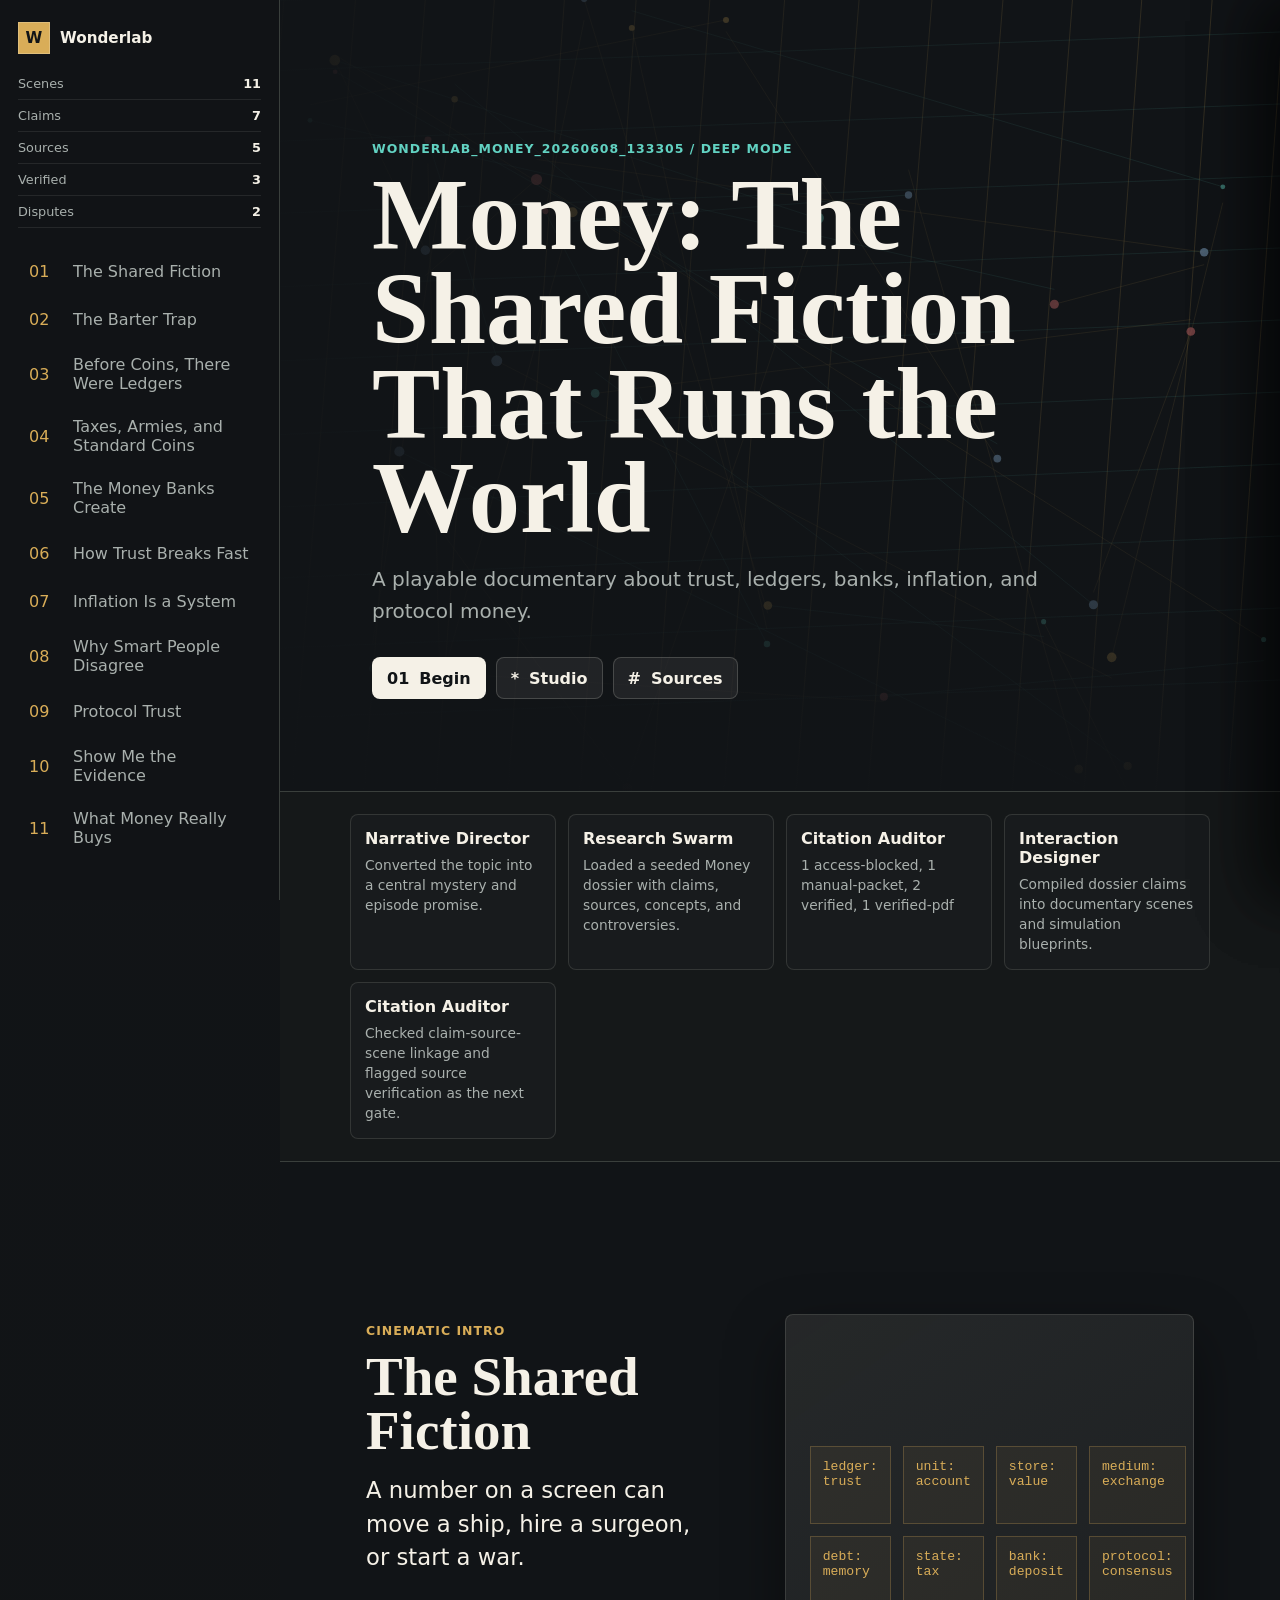
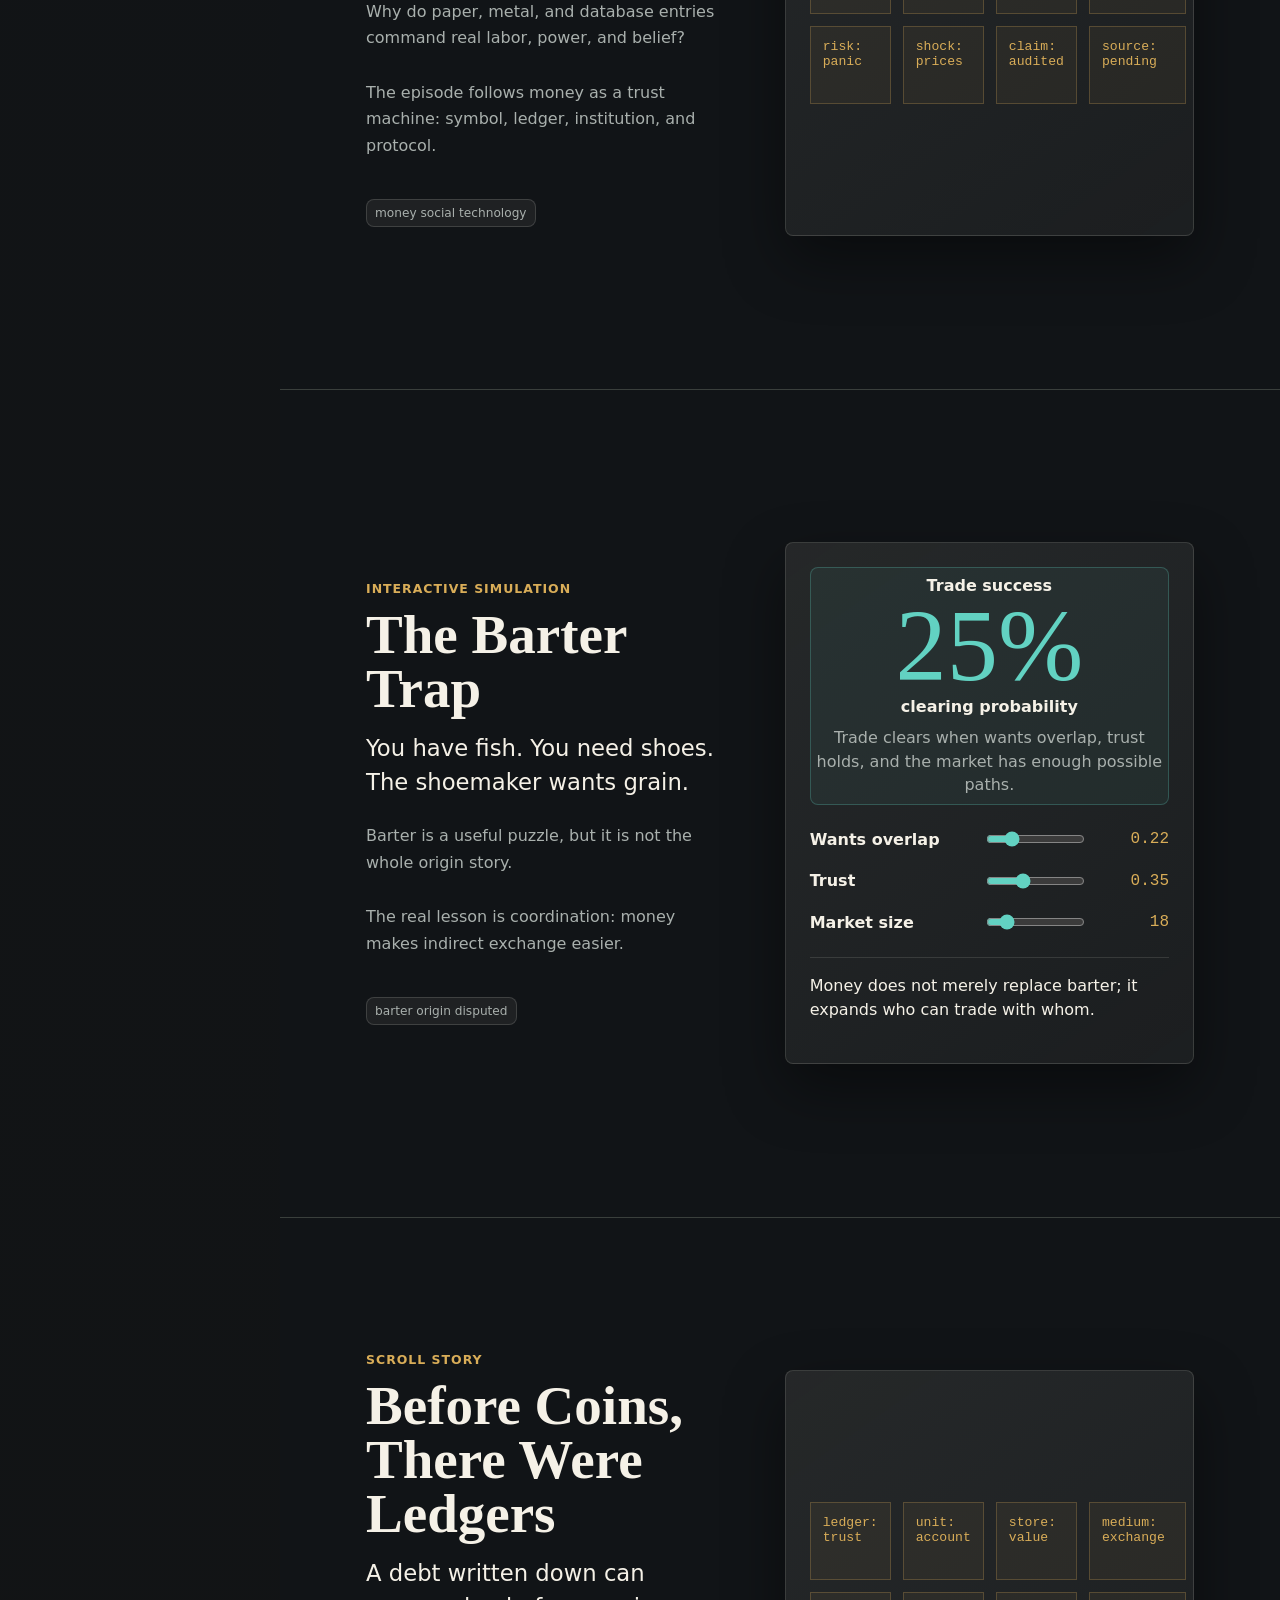
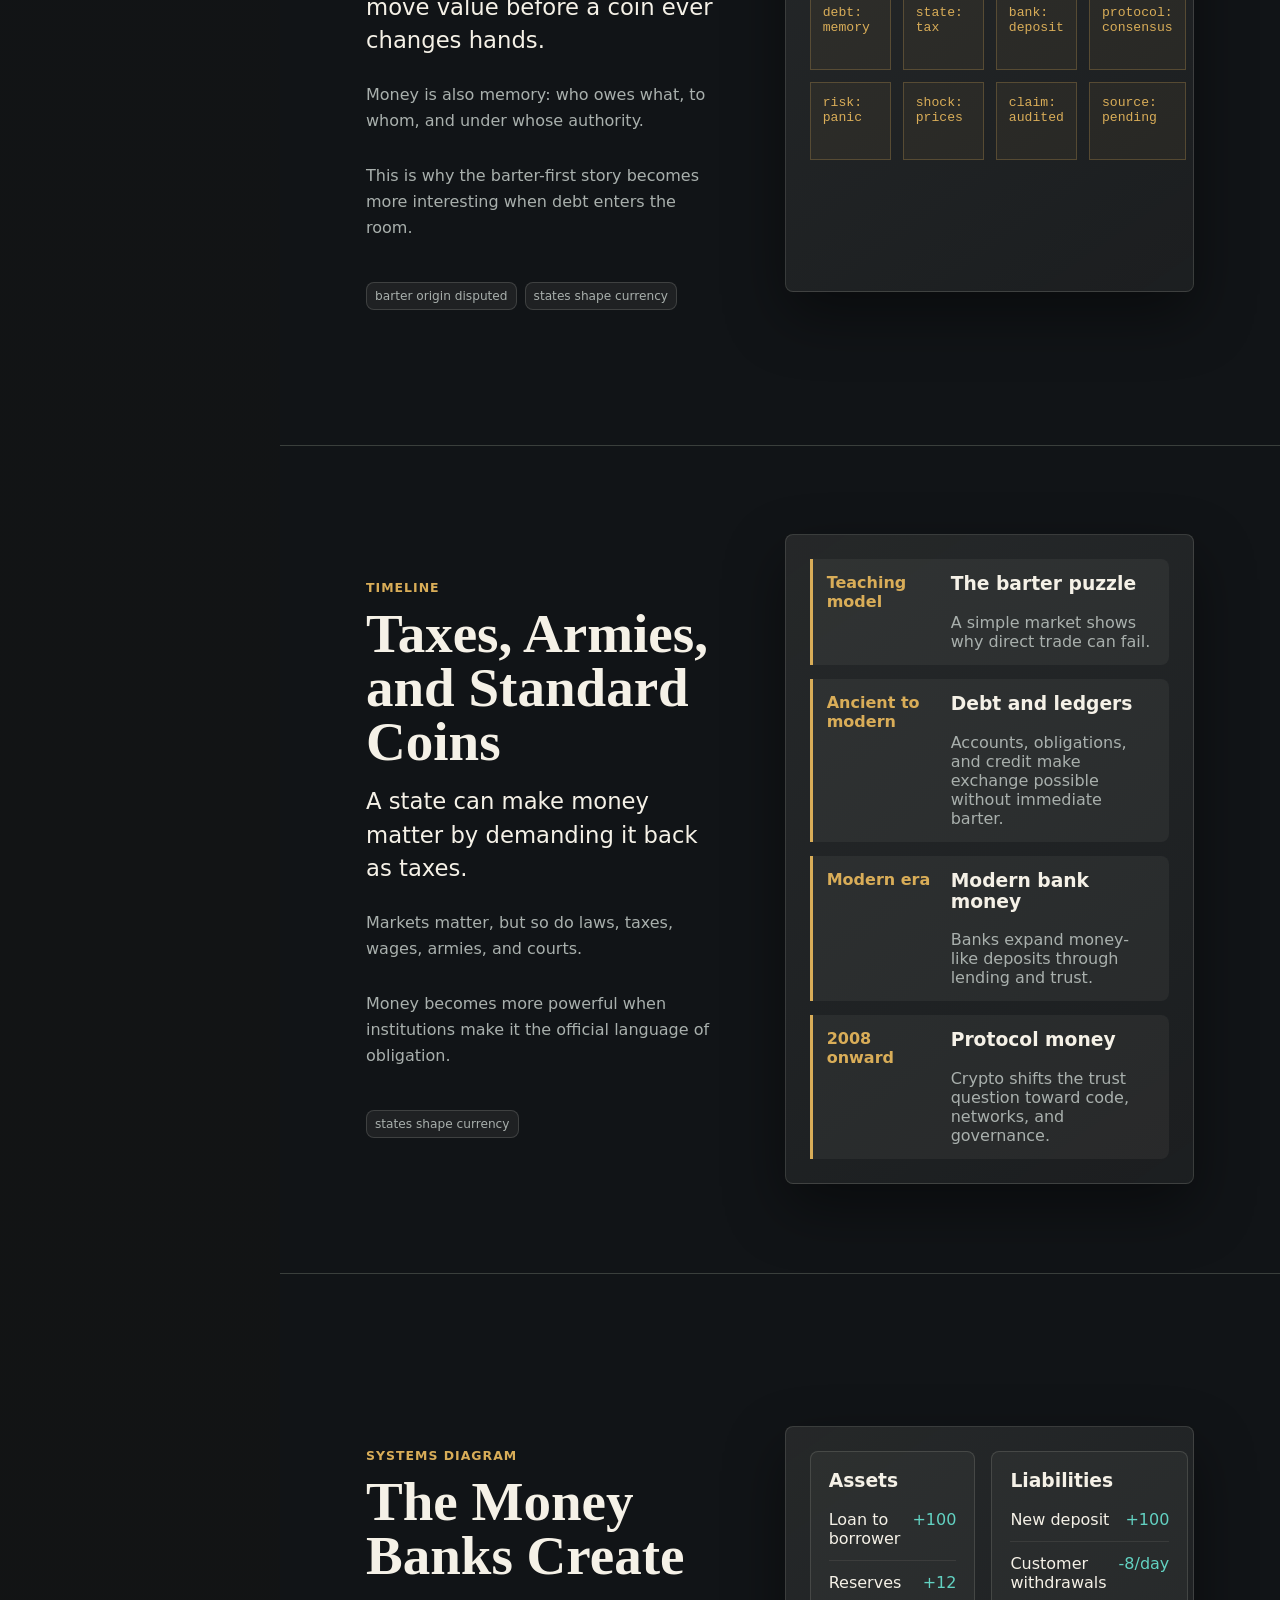
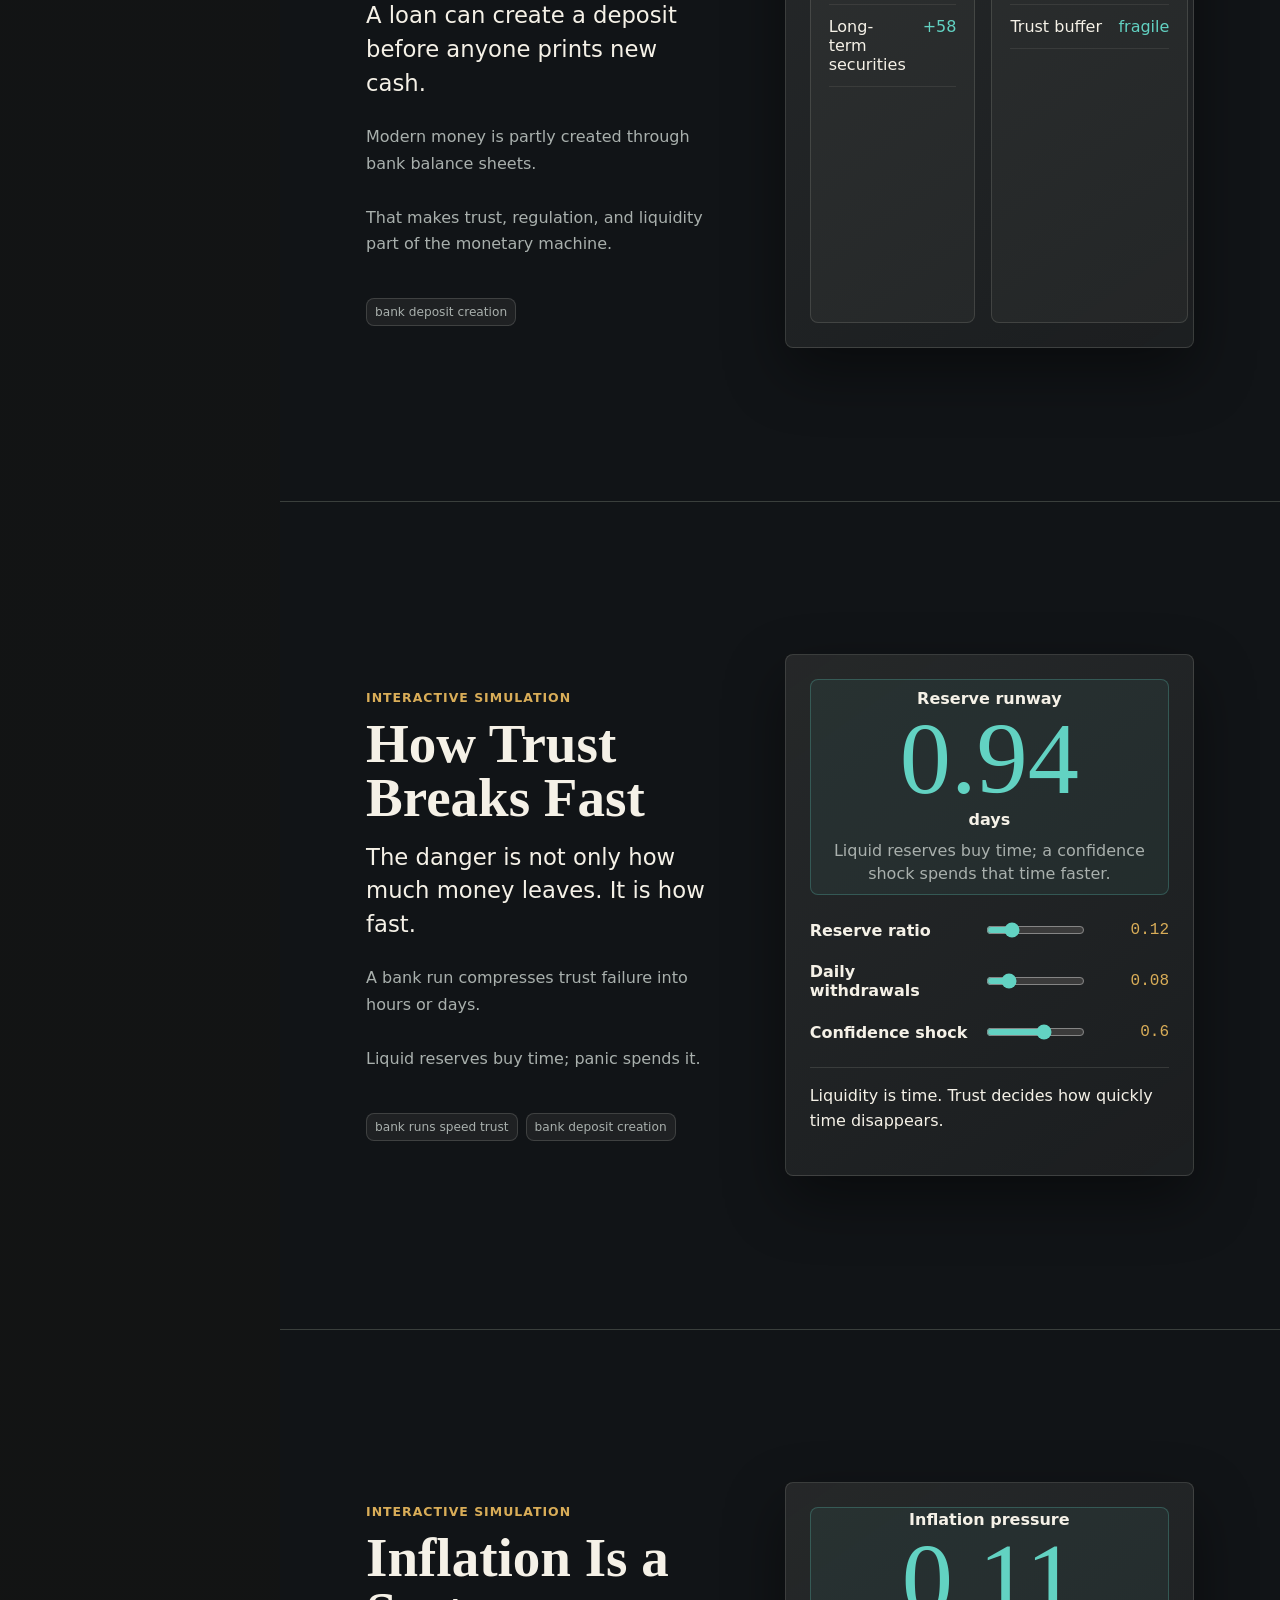
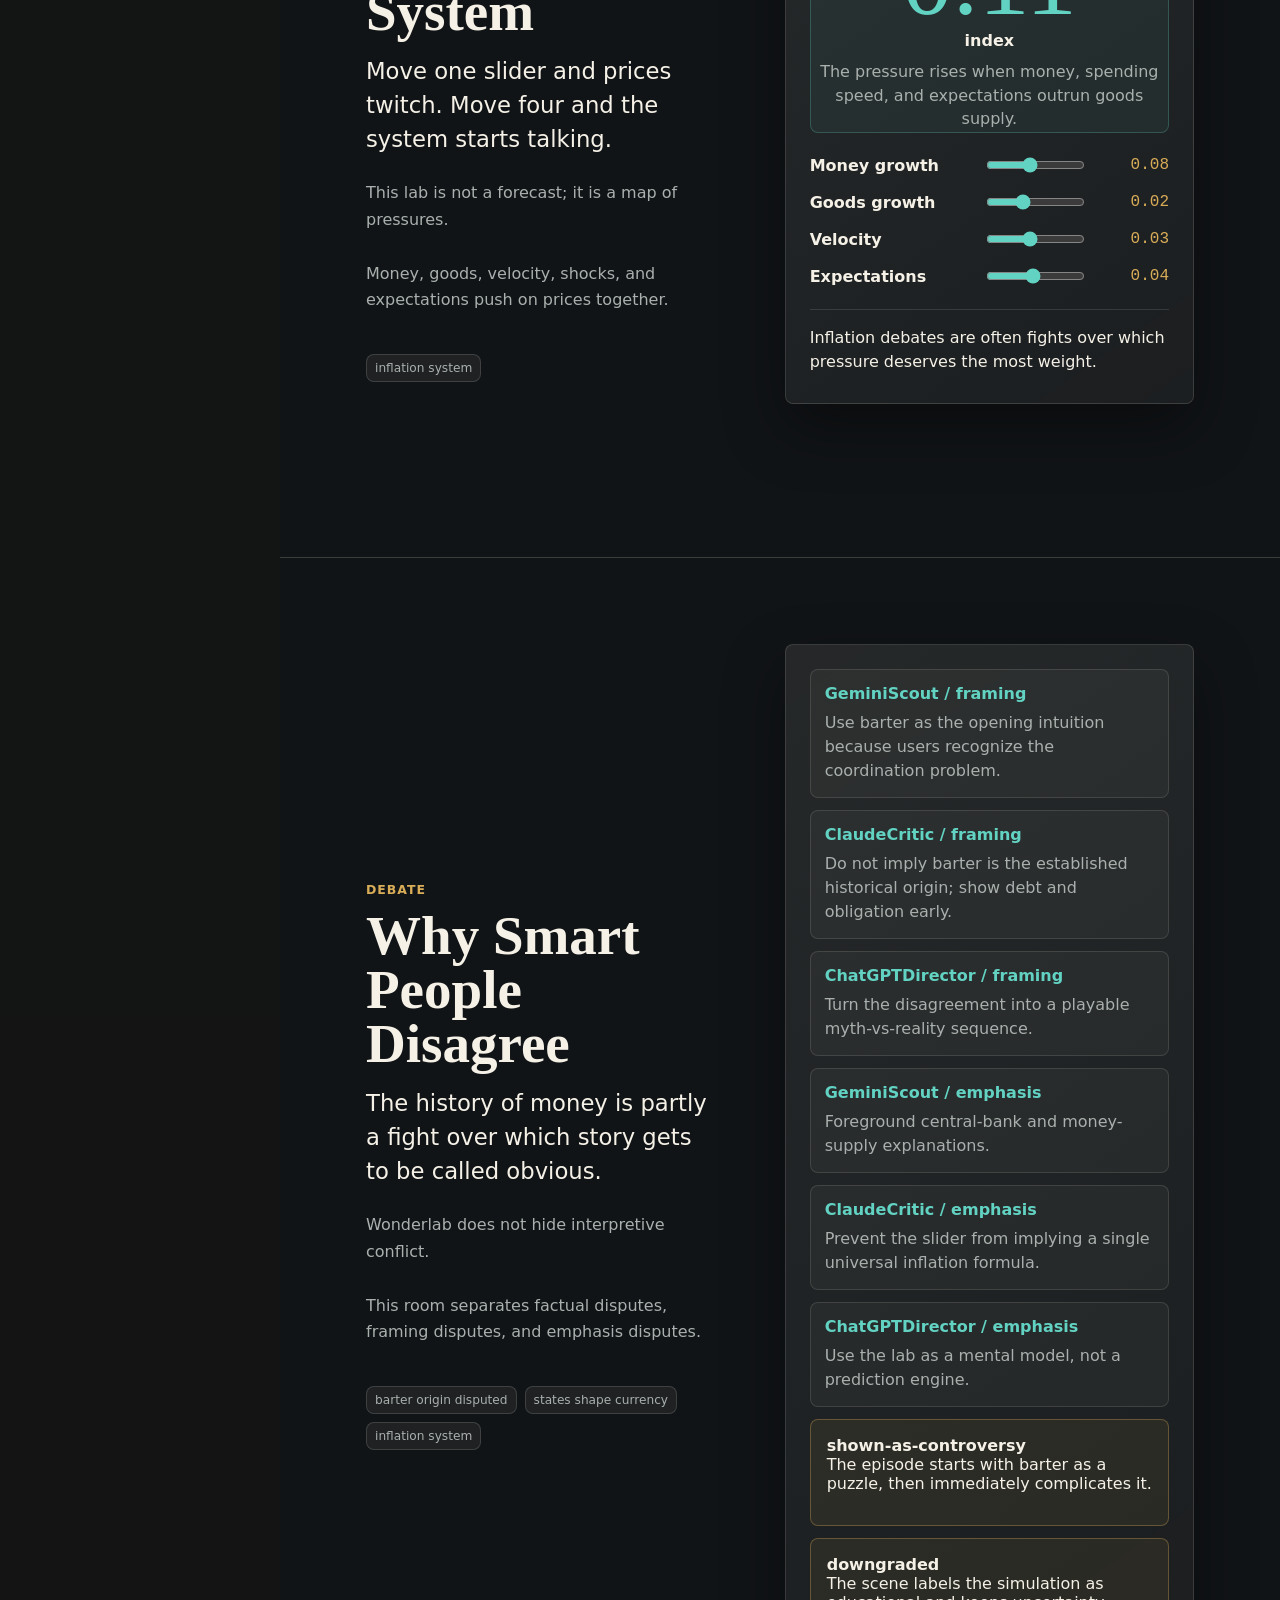
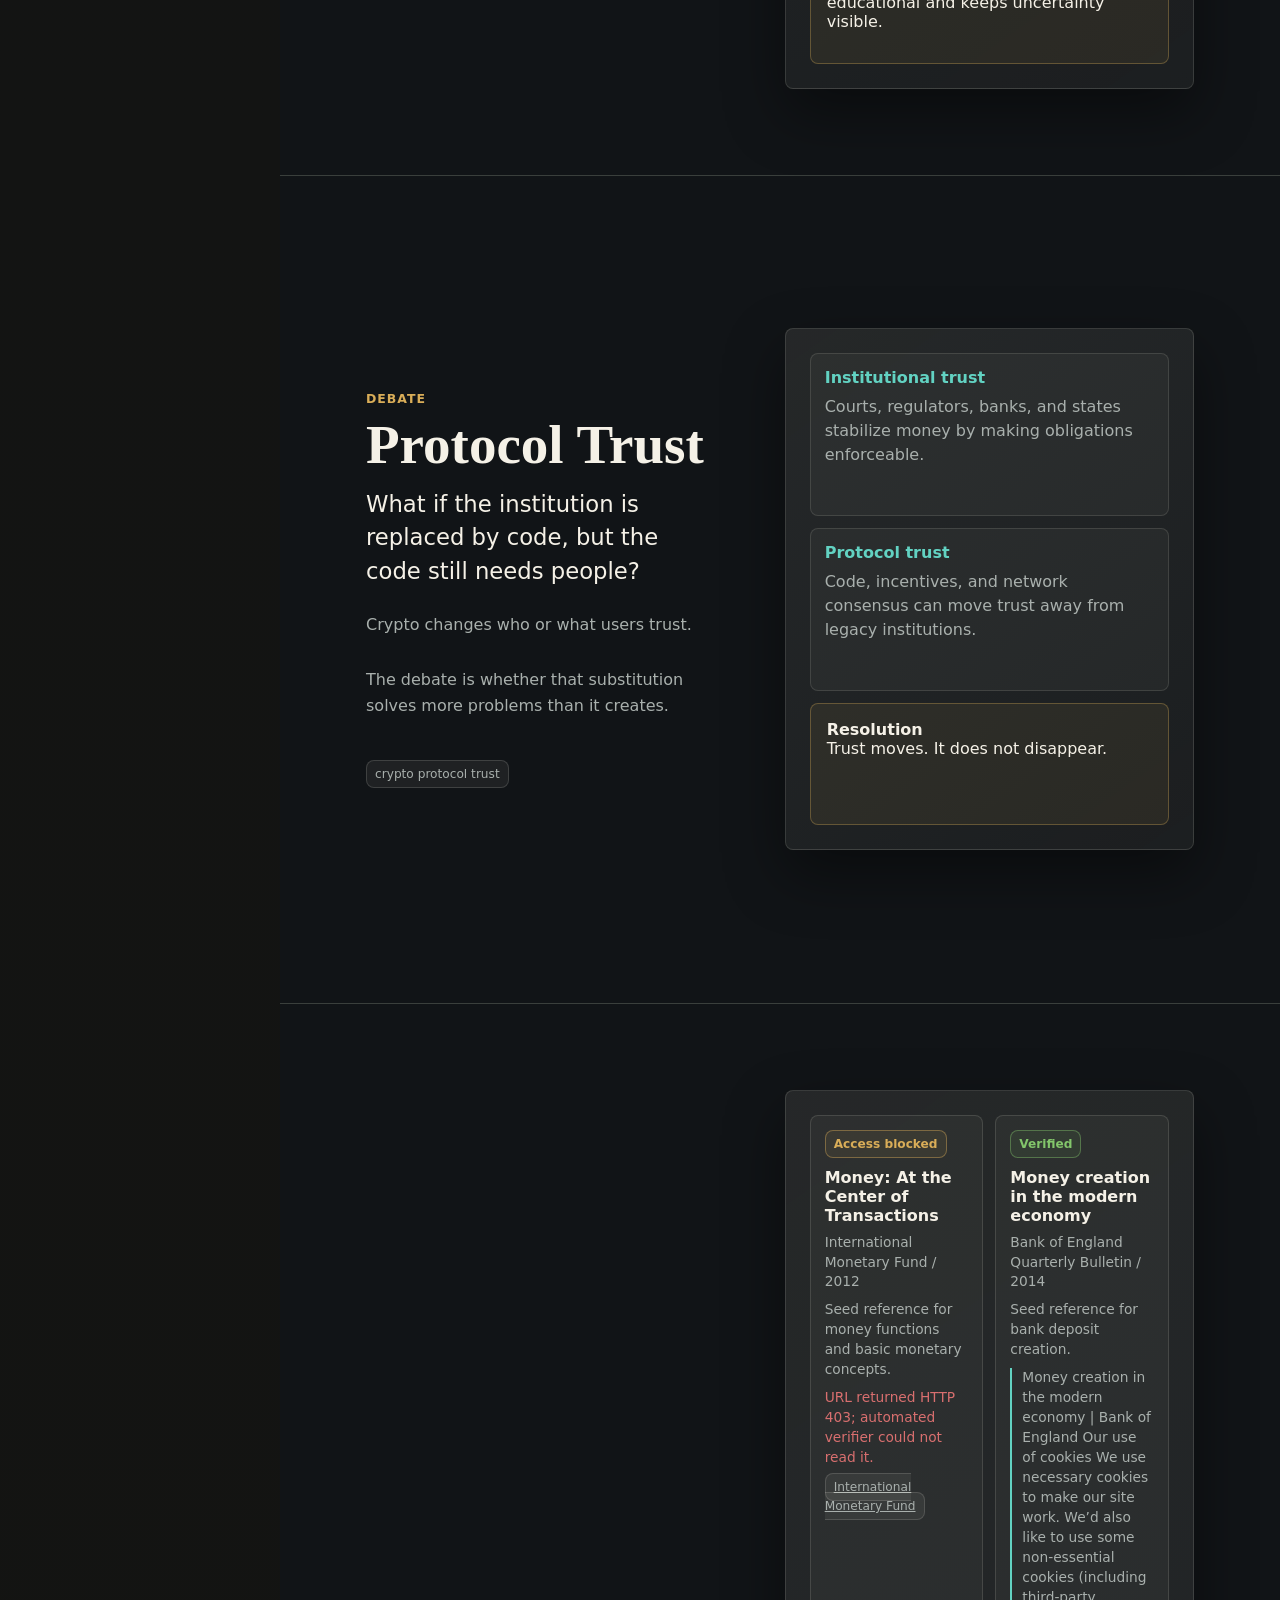
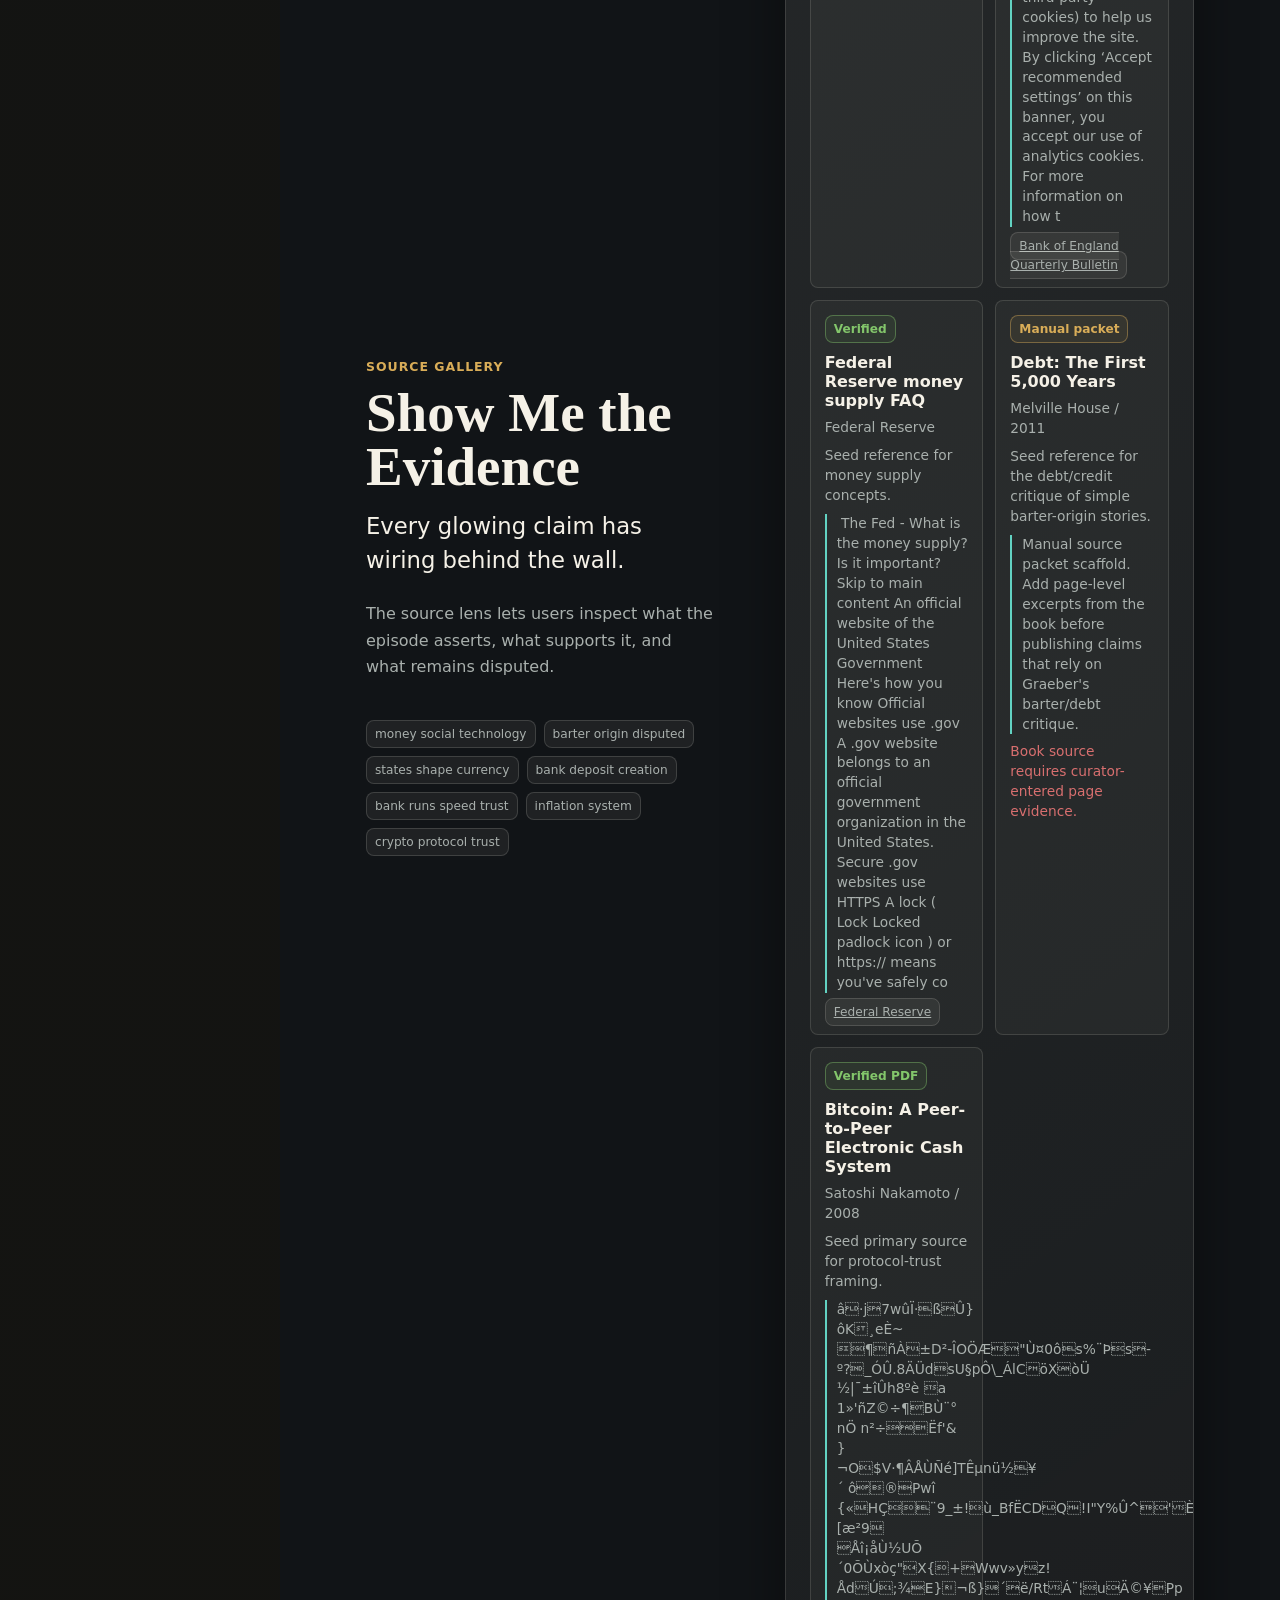
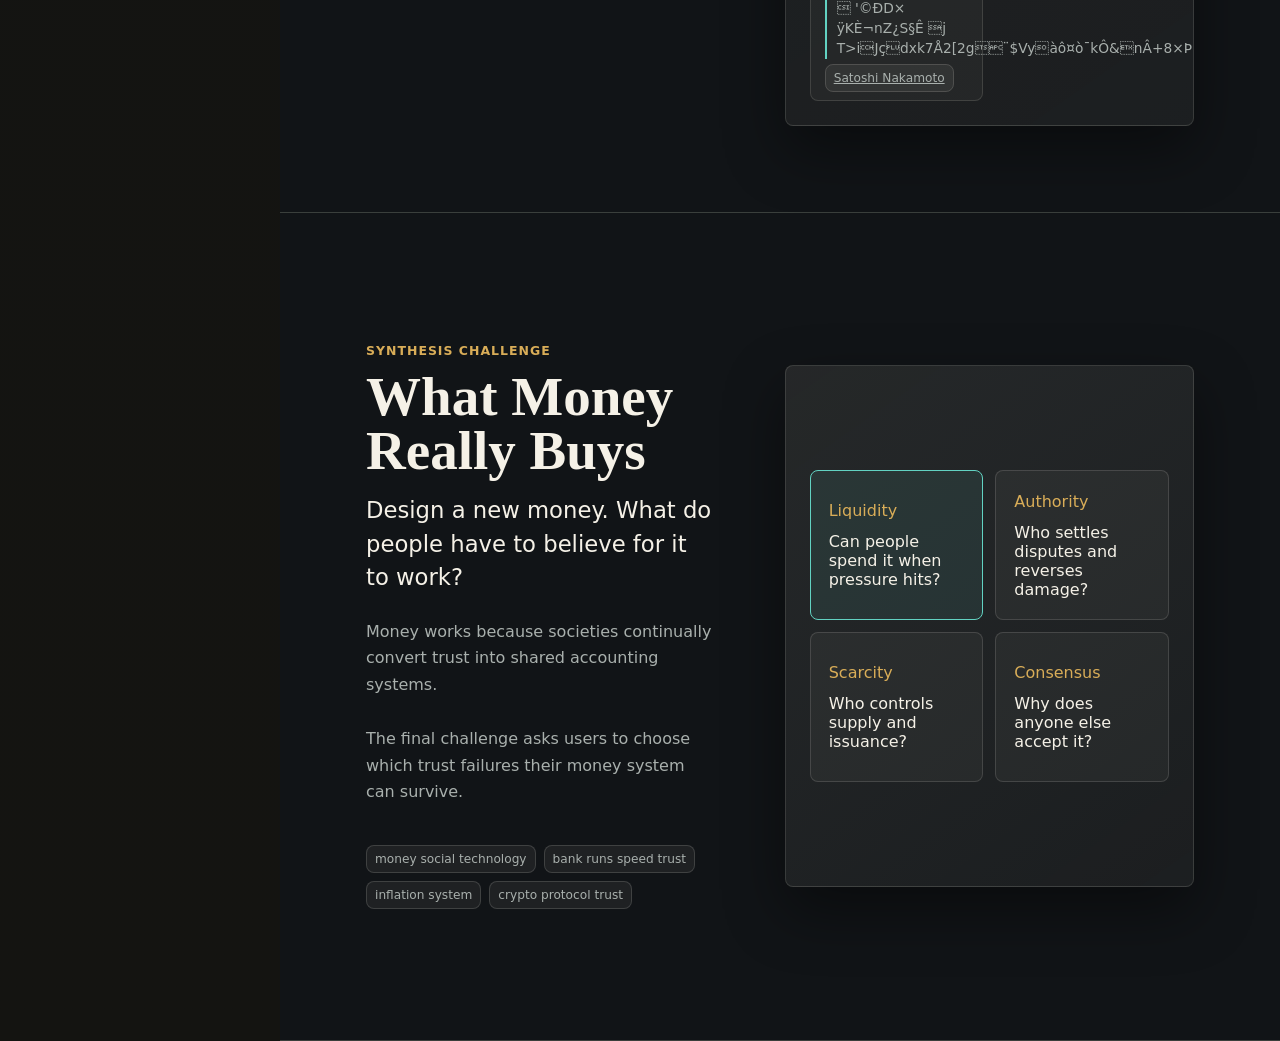
<file: wonderlab_renderer/index.html>
<!doctype html>
<html lang="en">
  <head>
    <meta charset="utf-8">
    <meta name="viewport" content="width=device-width, initial-scale=1">
    <title>Wonderlab - Money</title>
    <link rel="stylesheet" href="./styles.css?v=20260608-studio2">
  </head>
  <body>
    <div class="app-shell">
      <aside class="run-rail" aria-label="Episode scenes">
        <div class="brand-lockup">
          <span class="brand-mark">W</span>
          <span>Wonderlab</span>
        </div>
        <div class="run-meta" id="runMeta"></div>
        <nav class="scene-nav" id="sceneNav"></nav>
      </aside>

      <main class="episode" id="episodeRoot">
        <section class="hero-scene" id="heroScene">
          <canvas id="heroCanvas" aria-hidden="true"></canvas>
          <div class="hero-copy">
            <div class="artifact-line" id="artifactLine">Agent Forge run</div>
            <h1 id="episodeTitle">Loading Wonderlab</h1>
            <p id="episodeSubtitle"></p>
            <div class="hero-actions">
              <a class="command-button" href="#scene-barter-game">
                <span aria-hidden="true">01</span>
                Begin
              </a>
              <button class="command-button secondary" id="openStudio" type="button">
                <span aria-hidden="true">*</span>
                Studio
              </button>
              <button class="command-button secondary" id="openSources" type="button">
                <span aria-hidden="true">#</span>
                Sources
              </button>
            </div>
          </div>
        </section>

        <section class="studio-strip" aria-label="Agent Forge run stages">
          <div class="studio-track" id="studioTrack"></div>
        </section>

        <section class="scene-stack" id="sceneStack"></section>
      </main>

      <aside class="source-drawer" id="sourceDrawer" aria-label="Source lens">
        <div class="drawer-head">
          <div>
            <p class="eyebrow">Source Lens</p>
            <h2>Claim ledger</h2>
          </div>
          <button class="icon-button" id="closeSources" type="button" aria-label="Close source lens">x</button>
        </div>
        <div class="drawer-tabs" role="tablist">
          <button class="drawer-tab active" type="button" data-tab="claims">Claims</button>
          <button class="drawer-tab" type="button" data-tab="sources">Sources</button>
          <button class="drawer-tab" type="button" data-tab="eval">Eval</button>
        </div>
        <div class="drawer-panel active" id="claimsPanel"></div>
        <div class="drawer-panel" id="sourcesPanel"></div>
        <div class="drawer-panel" id="evalPanel"></div>
      </aside>

      <aside class="studio-drawer" id="studioDrawer" aria-label="Wonderlab Studio">
        <div class="drawer-head">
          <div>
            <p class="eyebrow">Agent Forge Studio</p>
            <h2>Build console</h2>
          </div>
          <button class="icon-button" id="closeStudio" type="button" aria-label="Close studio">x</button>
        </div>

        <form class="studio-form" id="studioForm">
          <label for="topicInput">Topic</label>
          <div class="topic-row">
            <input id="topicInput" name="topic" type="text" value="Money: The Shared Fiction That Runs the World">
            <button class="command-button" type="submit">Run</button>
          </div>

          <fieldset class="mode-control">
            <legend>Depth</legend>
            <label><input type="radio" name="mode" value="quick"> Quick</label>
            <label><input type="radio" name="mode" value="deep" checked> Deep</label>
            <label><input type="radio" name="mode" value="masterpiece"> Masterpiece</label>
          </fieldset>
        </form>

        <div class="studio-status" id="studioStatus"></div>
        <div class="publish-gate" id="publishGate"></div>
        <div class="studio-actions">
          <button class="command-button secondary" id="focusBlockers" type="button">Blockers</button>
          <button class="command-button secondary" id="downloadArtifact" type="button">Export JSON</button>
        </div>
        <div class="studio-section" id="studioDossier"></div>
      </aside>
    </div>

    <script src="./app.js?v=20260608-studio"></script>
  </body>
</html>
</file>
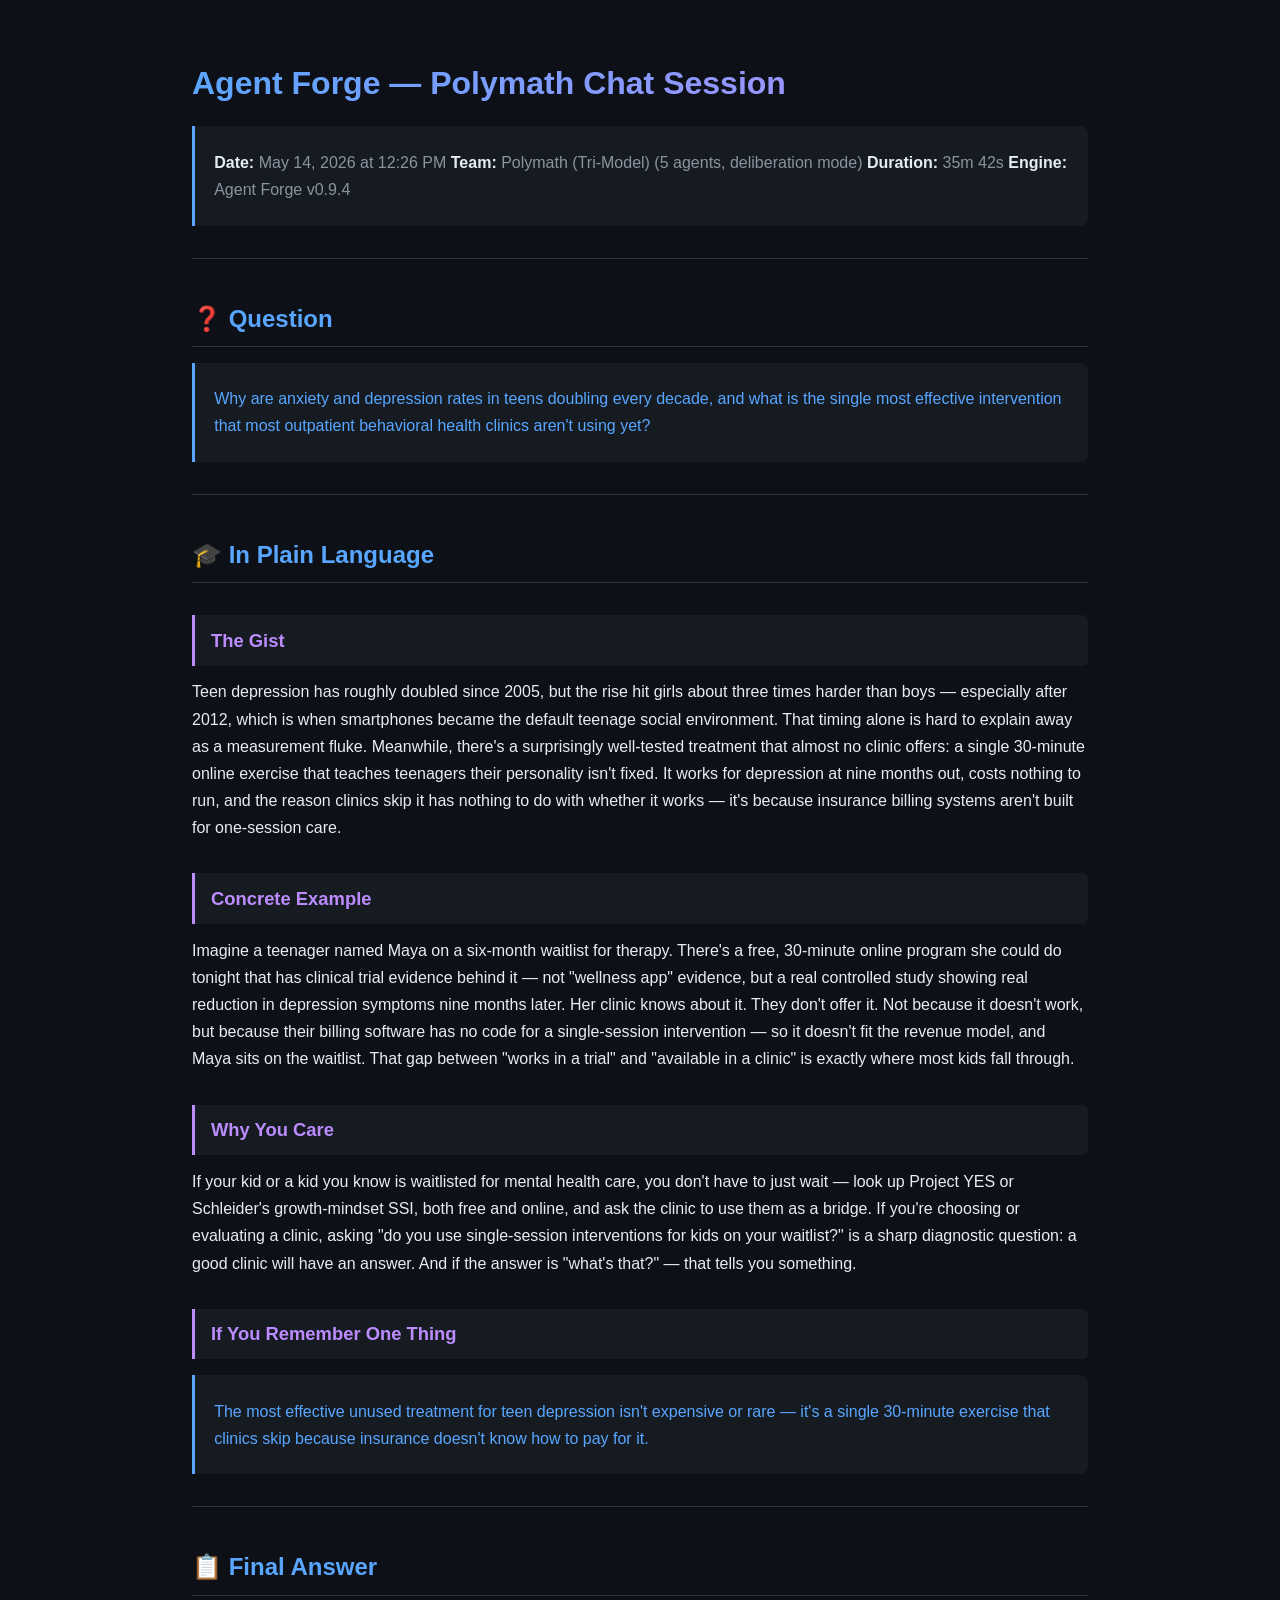
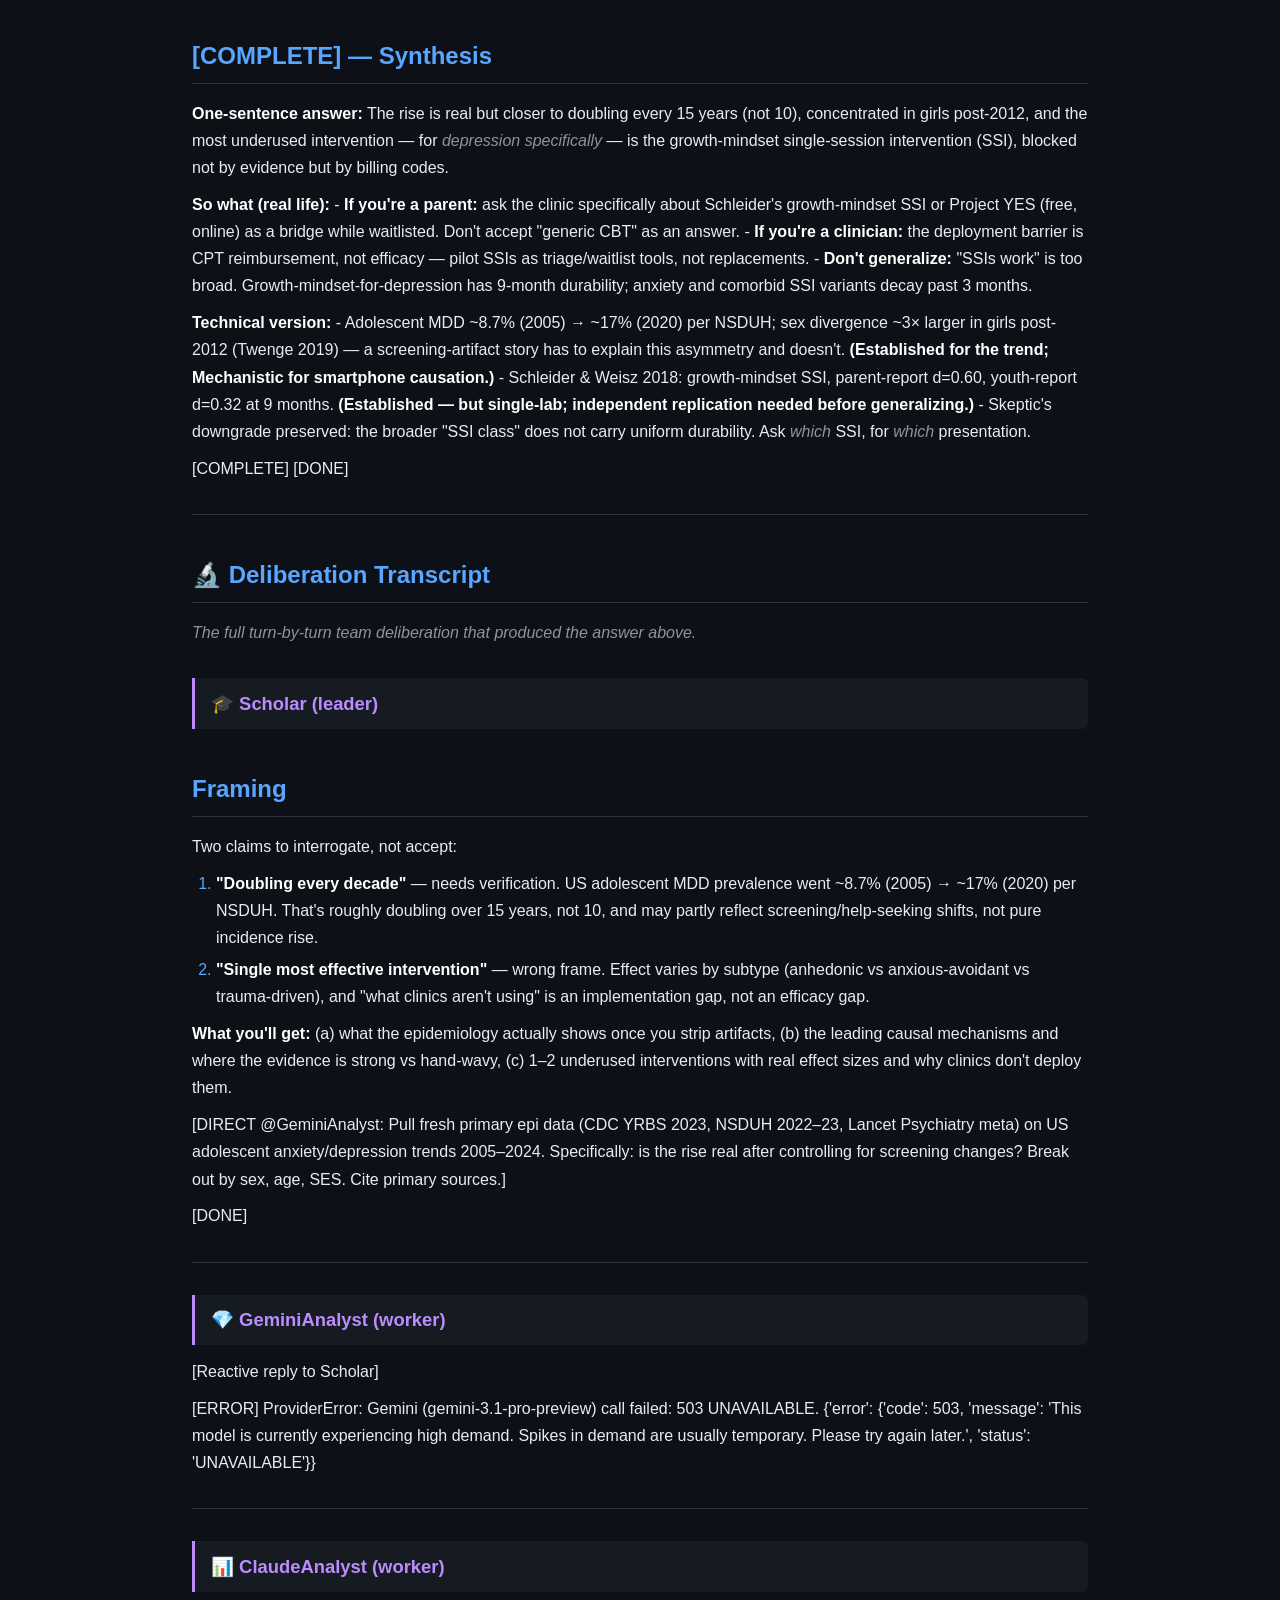
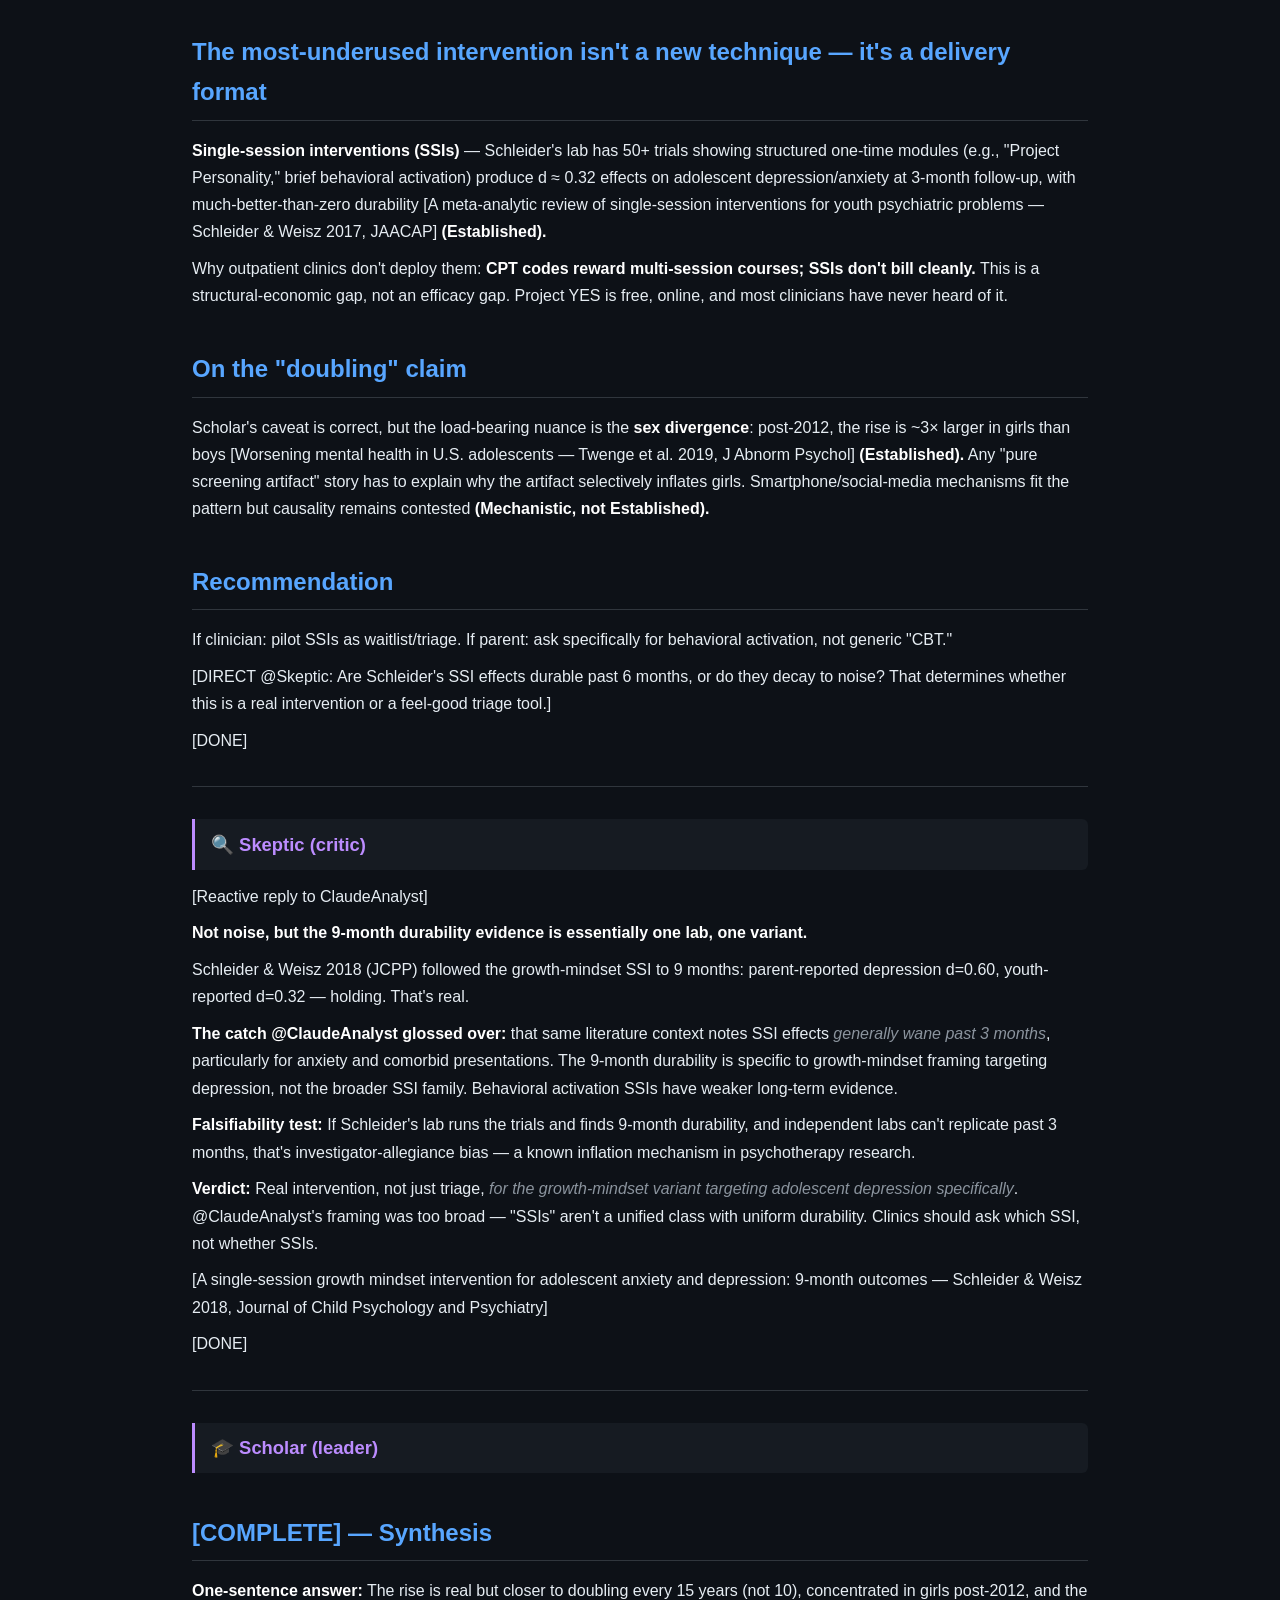
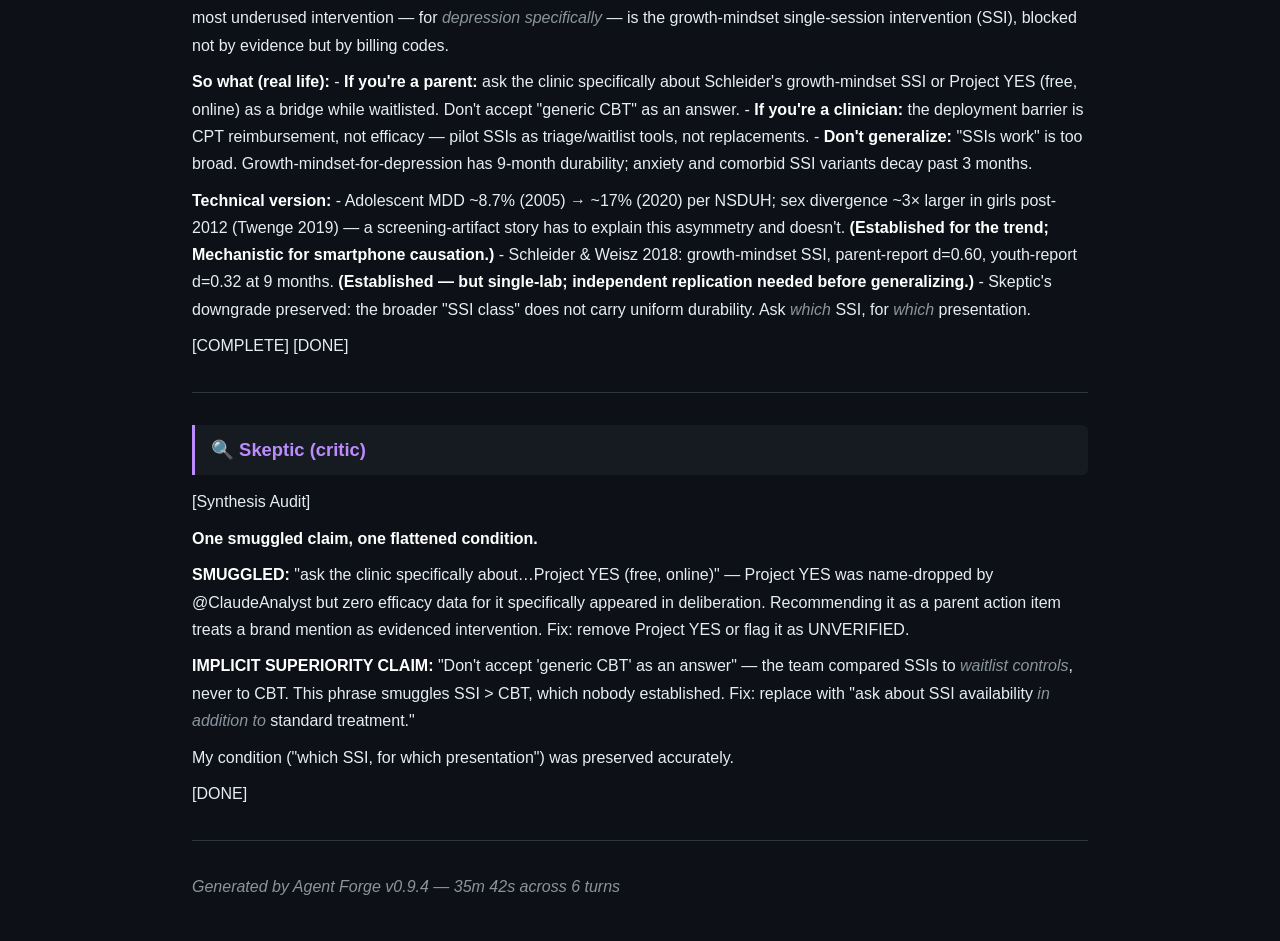
<file: chat_report_20260514_122654.html>
<!DOCTYPE html>
<html lang="en"><head><meta charset="utf-8"><meta name="viewport" content="width=device-width,initial-scale=1">
<title>Tri-Model Chat — Teen Mental Health</title>
<style>
:root{--bg:#0d1117;--card:#161b22;--border:#30363d;--text:#e6edf3;--muted:#8b949e;--accent:#58a6ff;--green:#3fb950;--red:#f85149;--purple:#bc8cff;--orange:#d29922}
*{margin:0;padding:0;box-sizing:border-box}
body{font-family:-apple-system,BlinkMacSystemFont,"Segoe UI",Helvetica,Arial,sans-serif;background:var(--bg);color:var(--text);line-height:1.7;padding:2rem;max-width:960px;margin:0 auto}
h1{font-size:2rem;background:linear-gradient(135deg,var(--accent),var(--purple));-webkit-background-clip:text;-webkit-text-fill-color:transparent;margin:1.5rem 0 .5rem}
h2{font-size:1.5rem;color:var(--accent);margin:2.5rem 0 1rem;padding-bottom:.4rem;border-bottom:1px solid var(--border)}
h3{font-size:1.15rem;color:var(--purple);margin:2rem 0 .8rem;padding:.6rem 1rem;background:var(--card);border-left:3px solid var(--purple);border-radius:0 6px 6px 0}
p{margin:.6rem 0}
blockquote{border-left:3px solid var(--accent);padding:.8rem 1.2rem;margin:1rem 0;background:var(--card);border-radius:0 8px 8px 0;color:var(--muted)}
blockquote strong{color:var(--text)} blockquote em{color:var(--accent);font-style:normal}
table{width:100%;border-collapse:collapse;margin:1.2rem 0;font-size:.9rem}
th{background:var(--accent);color:var(--bg);padding:.6rem .8rem;text-align:left;font-weight:600}
td{padding:.55rem .8rem;border-bottom:1px solid var(--border)}
tr:nth-child(even) td{background:var(--card)} tr:hover td{background:#1c2333}
code{background:var(--card);padding:.15rem .4rem;border-radius:4px;font-size:.88em;color:var(--orange)}
pre{background:var(--card);padding:1.2rem;border-radius:8px;overflow-x:auto;border:1px solid var(--border);margin:1rem 0}
pre code{background:none;padding:0;color:var(--muted);font-size:.85rem}
hr{border:none;border-top:1px solid var(--border);margin:2rem 0}
strong{color:#fff} em{color:var(--muted)} a{color:var(--accent);text-decoration:none} a:hover{text-decoration:underline}
ul,ol{margin:.5rem 0 .5rem 1.5rem} li{margin:.3rem 0} li::marker{color:var(--accent)}
</style></head><body>
<h1 id="agent-forge-polymath-chat-session">Agent Forge — Polymath Chat Session</h1>
<blockquote>
<p><strong>Date:</strong> May 14, 2026 at 12:26 PM
<strong>Team:</strong> Polymath (Tri-Model) (5 agents, deliberation mode)
<strong>Duration:</strong> 35m 42s
<strong>Engine:</strong> Agent Forge v0.9.4</p>
</blockquote>
<hr>
<h2 id="question">❓ Question</h2>
<blockquote>
<p><em>Why are anxiety and depression rates in teens doubling every decade, and what is the single most effective intervention that most outpatient behavioral health clinics aren't using yet?</em></p>
</blockquote>
<hr>
<h2 id="in-plain-language">🎓 In Plain Language</h2>
<h3 id="the-gist">The Gist</h3>
<p>Teen depression has roughly doubled since 2005, but the rise hit girls about three times harder than boys — especially after 2012, which is when smartphones became the default teenage social environment. That timing alone is hard to explain away as a measurement fluke. Meanwhile, there's a surprisingly well-tested treatment that almost no clinic offers: a single 30-minute online exercise that teaches teenagers their personality isn't fixed. It works for depression at nine months out, costs nothing to run, and the reason clinics skip it has nothing to do with whether it works — it's because insurance billing systems aren't built for one-session care.</p>
<h3 id="concrete-example">Concrete Example</h3>
<p>Imagine a teenager named Maya on a six-month waitlist for therapy. There's a free, 30-minute online program she could do tonight that has clinical trial evidence behind it — not "wellness app" evidence, but a real controlled study showing real reduction in depression symptoms nine months later. Her clinic knows about it. They don't offer it. Not because it doesn't work, but because their billing software has no code for a single-session intervention — so it doesn't fit the revenue model, and Maya sits on the waitlist. That gap between "works in a trial" and "available in a clinic" is exactly where most kids fall through.</p>
<h3 id="why-you-care">Why You Care</h3>
<p>If your kid or a kid you know is waitlisted for mental health care, you don't have to just wait — look up Project YES or Schleider's growth-mindset SSI, both free and online, and ask the clinic to use them as a bridge. If you're choosing or evaluating a clinic, asking "do you use single-session interventions for kids on your waitlist?" is a sharp diagnostic question: a good clinic will have an answer. And if the answer is "what's that?" — that tells you something.</p>
<h3 id="if-you-remember-one-thing">If You Remember One Thing</h3>
<blockquote>
<p><em>The most effective unused treatment for teen depression isn't expensive or rare — it's a single 30-minute exercise that clinics skip because insurance doesn't know how to pay for it.</em></p>
</blockquote>
<hr>
<h2 id="final-answer">📋 Final Answer</h2>
<h2 id="complete-synthesis">[COMPLETE] — Synthesis</h2>
<p><strong>One-sentence answer:</strong> The rise is real but closer to doubling every 15 years (not 10), concentrated in girls post-2012, and the most underused intervention — for <em>depression specifically</em> — is the growth-mindset single-session intervention (SSI), blocked not by evidence but by billing codes.</p>
<p><strong>So what (real life):</strong>
- <strong>If you're a parent:</strong> ask the clinic specifically about Schleider's growth-mindset SSI or Project YES (free, online) as a bridge while waitlisted. Don't accept "generic CBT" as an answer.
- <strong>If you're a clinician:</strong> the deployment barrier is CPT reimbursement, not efficacy — pilot SSIs as triage/waitlist tools, not replacements.
- <strong>Don't generalize:</strong> "SSIs work" is too broad. Growth-mindset-for-depression has 9-month durability; anxiety and comorbid SSI variants decay past 3 months.</p>
<p><strong>Technical version:</strong>
- Adolescent MDD ~8.7% (2005) → ~17% (2020) per NSDUH; sex divergence ~3× larger in girls post-2012 (Twenge 2019) — a screening-artifact story has to explain this asymmetry and doesn't. <strong>(Established for the trend; Mechanistic for smartphone causation.)</strong>
- Schleider &amp; Weisz 2018: growth-mindset SSI, parent-report d=0.60, youth-report d=0.32 at 9 months. <strong>(Established — but single-lab; independent replication needed before generalizing.)</strong>
- Skeptic's downgrade preserved: the broader "SSI class" does not carry uniform durability. Ask <em>which</em> SSI, for <em>which</em> presentation.</p>
<p>[COMPLETE] [DONE]</p>
<hr>
<h2 id="deliberation-transcript">🔬 Deliberation Transcript</h2>
<p><em>The full turn-by-turn team deliberation that produced the answer above.</em></p>
<h3 id="scholar-leader">🎓 Scholar (leader)</h3>
<h2 id="framing">Framing</h2>
<p>Two claims to interrogate, not accept:</p>
<ol>
<li><strong>"Doubling every decade"</strong> — needs verification. US adolescent MDD prevalence went ~8.7% (2005) → ~17% (2020) per NSDUH. That's roughly doubling over 15 years, not 10, and may partly reflect screening/help-seeking shifts, not pure incidence rise.</li>
<li><strong>"Single most effective intervention"</strong> — wrong frame. Effect varies by subtype (anhedonic vs anxious-avoidant vs trauma-driven), and "what clinics aren't using" is an implementation gap, not an efficacy gap.</li>
</ol>
<p><strong>What you'll get:</strong> (a) what the epidemiology actually shows once you strip artifacts, (b) the leading causal mechanisms and where the evidence is strong vs hand-wavy, (c) 1–2 underused interventions with real effect sizes and why clinics don't deploy them.</p>
<p>[DIRECT @GeminiAnalyst: Pull fresh primary epi data (CDC YRBS 2023, NSDUH 2022–23, Lancet Psychiatry meta) on US adolescent anxiety/depression trends 2005–2024. Specifically: is the rise real after controlling for screening changes? Break out by sex, age, SES. Cite primary sources.]</p>
<p>[DONE]</p>
<hr>
<h3 id="geminianalyst-worker">💎 GeminiAnalyst (worker)</h3>
<p>[Reactive reply to Scholar]</p>
<p>[ERROR] ProviderError: Gemini (gemini-3.1-pro-preview) call failed: 503 UNAVAILABLE. {'error': {'code': 503, 'message': 'This model is currently experiencing high demand. Spikes in demand are usually temporary. Please try again later.', 'status': 'UNAVAILABLE'}}</p>
<hr>
<h3 id="claudeanalyst-worker">📊 ClaudeAnalyst (worker)</h3>
<h2 id="the-most-underused-intervention-isnt-a-new-technique-its-a-delivery-format">The most-underused intervention isn't a new technique — it's a delivery format</h2>
<p><strong>Single-session interventions (SSIs)</strong> — Schleider's lab has 50+ trials showing structured one-time modules (e.g., "Project Personality," brief behavioral activation) produce d ≈ 0.32 effects on adolescent depression/anxiety at 3-month follow-up, with much-better-than-zero durability [A meta-analytic review of single-session interventions for youth psychiatric problems — Schleider &amp; Weisz 2017, JAACAP] <strong>(Established).</strong></p>
<p>Why outpatient clinics don't deploy them: <strong>CPT codes reward multi-session courses; SSIs don't bill cleanly.</strong> This is a structural-economic gap, not an efficacy gap. Project YES is free, online, and most clinicians have never heard of it.</p>
<h2 id="on-the-doubling-claim">On the "doubling" claim</h2>
<p>Scholar's caveat is correct, but the load-bearing nuance is the <strong>sex divergence</strong>: post-2012, the rise is ~3× larger in girls than boys [Worsening mental health in U.S. adolescents — Twenge et al. 2019, J Abnorm Psychol] <strong>(Established).</strong> Any "pure screening artifact" story has to explain why the artifact selectively inflates girls. Smartphone/social-media mechanisms fit the pattern but causality remains contested <strong>(Mechanistic, not Established).</strong></p>
<h2 id="recommendation">Recommendation</h2>
<p>If clinician: pilot SSIs as waitlist/triage. If parent: ask specifically for behavioral activation, not generic "CBT."</p>
<p>[DIRECT @Skeptic: Are Schleider's SSI effects durable past 6 months, or do they decay to noise? That determines whether this is a real intervention or a feel-good triage tool.]</p>
<p>[DONE]</p>
<hr>
<h3 id="skeptic-critic">🔍 Skeptic (critic)</h3>
<p>[Reactive reply to ClaudeAnalyst]</p>
<p><strong>Not noise, but the 9-month durability evidence is essentially one lab, one variant.</strong></p>
<p>Schleider &amp; Weisz 2018 (JCPP) followed the growth-mindset SSI to 9 months: parent-reported depression d=0.60, youth-reported d=0.32 — holding. That's real.</p>
<p><strong>The catch @ClaudeAnalyst glossed over:</strong> that same literature context notes SSI effects <em>generally wane past 3 months</em>, particularly for anxiety and comorbid presentations. The 9-month durability is specific to growth-mindset framing targeting depression, not the broader SSI family. Behavioral activation SSIs have weaker long-term evidence.</p>
<p><strong>Falsifiability test:</strong> If Schleider's lab runs the trials and finds 9-month durability, and independent labs can't replicate past 3 months, that's investigator-allegiance bias — a known inflation mechanism in psychotherapy research.</p>
<p><strong>Verdict:</strong> Real intervention, not just triage, <em>for the growth-mindset variant targeting adolescent depression specifically</em>. @ClaudeAnalyst's framing was too broad — "SSIs" aren't a unified class with uniform durability. Clinics should ask which SSI, not whether SSIs.</p>
<p>[A single-session growth mindset intervention for adolescent anxiety and depression: 9-month outcomes — Schleider &amp; Weisz 2018, Journal of Child Psychology and Psychiatry]</p>
<p>[DONE]</p>
<hr>
<h3 id="scholar-leader_1">🎓 Scholar (leader)</h3>
<h2 id="complete-synthesis_1">[COMPLETE] — Synthesis</h2>
<p><strong>One-sentence answer:</strong> The rise is real but closer to doubling every 15 years (not 10), concentrated in girls post-2012, and the most underused intervention — for <em>depression specifically</em> — is the growth-mindset single-session intervention (SSI), blocked not by evidence but by billing codes.</p>
<p><strong>So what (real life):</strong>
- <strong>If you're a parent:</strong> ask the clinic specifically about Schleider's growth-mindset SSI or Project YES (free, online) as a bridge while waitlisted. Don't accept "generic CBT" as an answer.
- <strong>If you're a clinician:</strong> the deployment barrier is CPT reimbursement, not efficacy — pilot SSIs as triage/waitlist tools, not replacements.
- <strong>Don't generalize:</strong> "SSIs work" is too broad. Growth-mindset-for-depression has 9-month durability; anxiety and comorbid SSI variants decay past 3 months.</p>
<p><strong>Technical version:</strong>
- Adolescent MDD ~8.7% (2005) → ~17% (2020) per NSDUH; sex divergence ~3× larger in girls post-2012 (Twenge 2019) — a screening-artifact story has to explain this asymmetry and doesn't. <strong>(Established for the trend; Mechanistic for smartphone causation.)</strong>
- Schleider &amp; Weisz 2018: growth-mindset SSI, parent-report d=0.60, youth-report d=0.32 at 9 months. <strong>(Established — but single-lab; independent replication needed before generalizing.)</strong>
- Skeptic's downgrade preserved: the broader "SSI class" does not carry uniform durability. Ask <em>which</em> SSI, for <em>which</em> presentation.</p>
<p>[COMPLETE] [DONE]</p>
<hr>
<h3 id="skeptic-critic_1">🔍 Skeptic (critic)</h3>
<p>[Synthesis Audit]</p>
<p><strong>One smuggled claim, one flattened condition.</strong></p>
<p><strong>SMUGGLED:</strong> "ask the clinic specifically about…Project YES (free, online)" — Project YES was name-dropped by @ClaudeAnalyst but zero efficacy data for it specifically appeared in deliberation. Recommending it as a parent action item treats a brand mention as evidenced intervention. Fix: remove Project YES or flag it as UNVERIFIED.</p>
<p><strong>IMPLICIT SUPERIORITY CLAIM:</strong> "Don't accept 'generic CBT' as an answer" — the team compared SSIs to <em>waitlist controls</em>, never to CBT. This phrase smuggles SSI &gt; CBT, which nobody established. Fix: replace with "ask about SSI availability <em>in addition to</em> standard treatment."</p>
<p>My condition ("which SSI, for which presentation") was preserved accurately.</p>
<p>[DONE]</p>
<hr>
<p><em>Generated by Agent Forge v0.9.4 — 35m 42s across 6 turns</em></p></body></html>
</file>
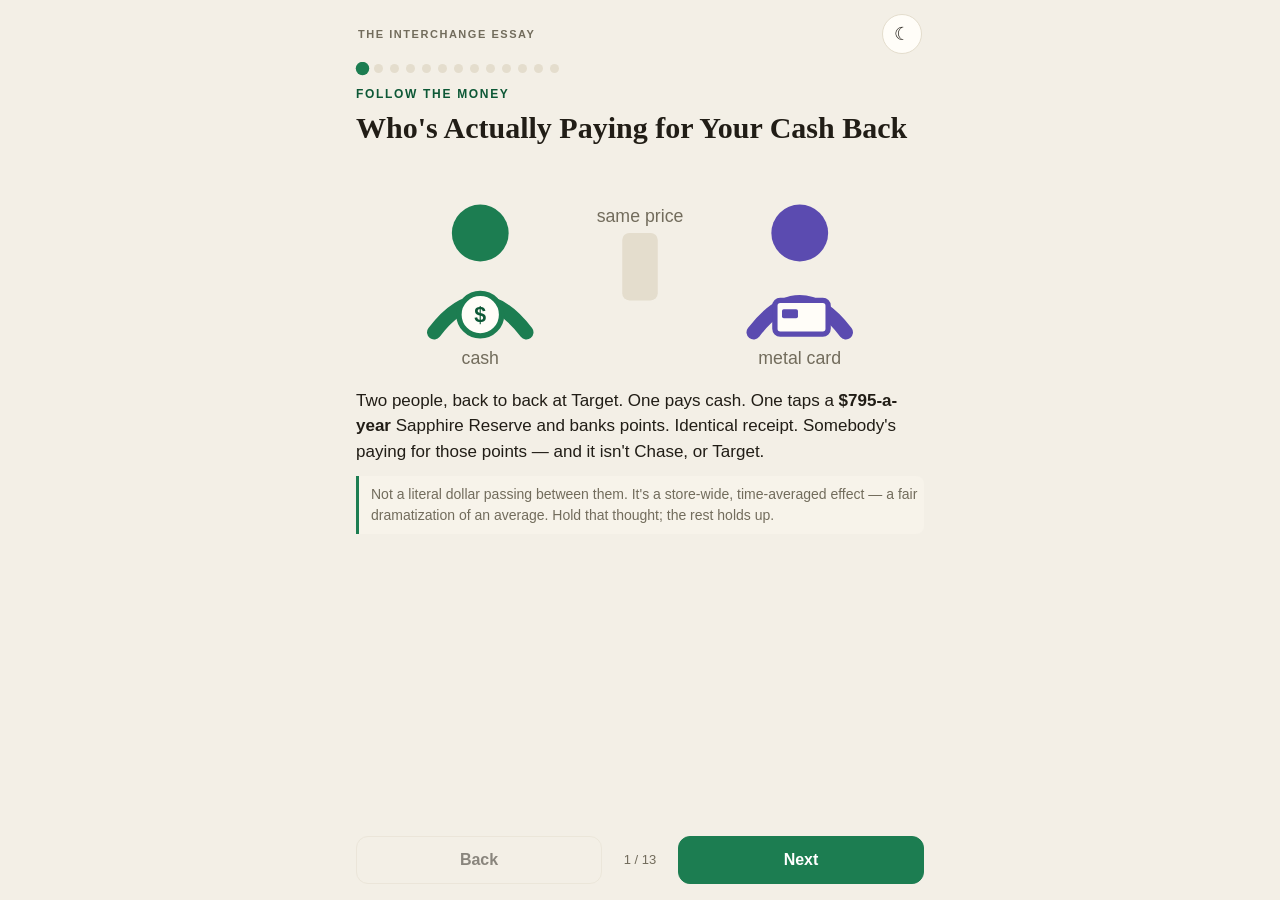
<file: explorations/20260703-who-s-actually-paying-for-your-cash-back.html>
<!doctype html>
<html lang="en">
<head>
<meta charset="utf-8">
<meta name="viewport" content="width=device-width, initial-scale=1, viewport-fit=cover">
<meta name="color-scheme" content="light dark">
<title>Who's Actually Paying for Your Cash Back</title>
<style>
  :root{
    --bg:#f3efe6; --surface:#fffdf8; --surface-2:#f7f3ea; --ink:#211d16; --muted:#726c5c;
    --border:#e4ddcd; --accent:#1c7d51; --accent-ink:#0d5836; --on-accent:#ffffff;
    --premium:#5b4bb0; --premium-soft:#ece8fa; --warn:#b23b3b; --warn-soft:#f6e2df;
    --track:#e6e0d1; --shadow:0 6px 24px rgba(40,32,16,.10);
    --z1:#cbe8d5; --z2:#f0e2b6; --z3:#f2cfa4; --z4:#efb4ab;
    --serif:Georgia,"Times New Roman",serif;
    --sans:-apple-system,BlinkMacSystemFont,"Segoe UI",Roboto,Helvetica,Arial,sans-serif;
  }
  @media (prefers-color-scheme:dark){
    :root{
      --bg:#121210; --surface:#1c1c17; --surface-2:#232319; --ink:#ece7db; --muted:#9c9686;
      --border:#34332a; --accent:#4ac287; --accent-ink:#93e2b8; --on-accent:#0f140f;
      --premium:#a99bea; --premium-soft:#231f40; --warn:#e58080; --warn-soft:#3a2320;
      --track:#34332a; --shadow:0 6px 24px rgba(0,0,0,.4);
      --z1:#1d3a2a; --z2:#3a3420; --z3:#3d2f1f; --z4:#3d2422;
    }
  }
  :root[data-theme="light"]{
    --bg:#f3efe6; --surface:#fffdf8; --surface-2:#f7f3ea; --ink:#211d16; --muted:#726c5c;
    --border:#e4ddcd; --accent:#1c7d51; --accent-ink:#0d5836; --on-accent:#ffffff;
    --premium:#5b4bb0; --premium-soft:#ece8fa; --warn:#b23b3b; --warn-soft:#f6e2df;
    --track:#e6e0d1; --shadow:0 6px 24px rgba(40,32,16,.10);
    --z1:#cbe8d5; --z2:#f0e2b6; --z3:#f2cfa4; --z4:#efb4ab;
  }
  :root[data-theme="dark"]{
    --bg:#121210; --surface:#1c1c17; --surface-2:#232319; --ink:#ece7db; --muted:#9c9686;
    --border:#34332a; --accent:#4ac287; --accent-ink:#93e2b8; --on-accent:#0f140f;
    --premium:#a99bea; --premium-soft:#231f40; --warn:#e58080; --warn-soft:#3a2320;
    --track:#34332a; --shadow:0 6px 24px rgba(0,0,0,.4);
    --z1:#1d3a2a; --z2:#3a3420; --z3:#3d2f1f; --z4:#3d2422;
  }

  *{box-sizing:border-box}
  html,body{margin:0;padding:0}
  body{
    background:var(--bg); color:var(--ink); font-family:var(--sans);
    font-size:16px; line-height:1.5; -webkit-text-size-adjust:100%;
  }
  .wrap{
    max-width:600px; margin:0 auto; min-height:100dvh; display:flex; flex-direction:column;
    padding:0 16px; padding-bottom:calc(16px + env(safe-area-inset-bottom));
  }

  /* Header */
  .topbar{
    display:flex; align-items:center; justify-content:space-between; gap:10px;
    padding:14px 2px 8px; position:sticky; top:0; background:var(--bg); z-index:5;
  }
  .brand{font-size:11px; letter-spacing:.14em; text-transform:uppercase; color:var(--muted); font-weight:700}
  .theme-btn{
    border:1px solid var(--border); background:var(--surface); color:var(--ink);
    width:40px; height:40px; border-radius:50%; font-size:18px; cursor:pointer; line-height:1;
  }
  .theme-btn:active{transform:scale(.94)}

  /* Progress dots */
  #dots{display:flex; gap:7px; flex-wrap:wrap; padding:2px 2px 12px}
  .dot{
    width:9px; height:9px; border-radius:50%; border:none; padding:0; cursor:pointer;
    background:var(--border); transition:transform .2s, background .2s;
  }
  .dot.done{background:var(--accent); opacity:.55}
  .dot.active{background:var(--accent); transform:scale(1.5)}

  /* Stage + scenes */
  .stage{flex:1; display:flex; flex-direction:column}
  .scene{display:none; animation:fade .35s ease both; padding-bottom:8px}
  .scene.active{display:block}
  @keyframes fade{from{opacity:0; transform:translateY(8px)} to{opacity:1; transform:none}}

  .kicker{font-size:12px; letter-spacing:.14em; text-transform:uppercase; color:var(--accent-ink); font-weight:800; margin-bottom:8px}
  .kicker.plum{color:var(--premium)}
  h1{font-family:var(--serif); font-size:30px; line-height:1.15; margin:4px 0 14px; font-weight:700}
  h2{font-family:var(--serif); font-size:24px; line-height:1.2; margin:2px 0 12px; font-weight:700}
  p{margin:0 0 12px}
  .lead{font-size:17px}
  .muted{color:var(--muted)}
  .note{
    font-size:14px; color:var(--muted); border-left:3px solid var(--accent);
    padding:8px 0 8px 12px; margin:12px 0 0; background:var(--surface-2); border-radius:0 8px 8px 0;
  }
  .note.plum{border-left-color:var(--premium)}

  /* Cards / stats */
  .card{background:var(--surface); border:1px solid var(--border); border-radius:14px; padding:14px; box-shadow:var(--shadow)}
  .statgrid{display:grid; grid-template-columns:1fr 1fr; gap:10px; margin:12px 0}
  .stat{background:var(--surface); border:1px solid var(--border); border-radius:12px; padding:12px}
  .stat .num{font-family:var(--serif); font-size:23px; font-weight:700; line-height:1}
  .stat .num.plum{color:var(--premium)}
  .stat .num.red{color:var(--warn)}
  .stat .num.grn{color:var(--accent-ink)}
  .stat .lbl{font-size:12.5px; color:var(--muted); margin-top:5px}
  .full{grid-column:1 / -1}

  /* Stacked bar */
  .sbar{display:flex; height:34px; border-radius:9px; overflow:hidden; margin:10px 0 8px; border:1px solid var(--border)}
  .sbar span{display:flex; align-items:center; justify-content:center; font-size:11px; font-weight:700; color:#fff; min-width:0}
  .seg-legend{display:flex; flex-wrap:wrap; gap:10px; font-size:12.5px; color:var(--muted)}
  .seg-legend b{color:var(--ink)}
  .swatch{display:inline-block; width:10px; height:10px; border-radius:3px; margin-right:5px; vertical-align:middle}

  /* Buttons */
  .btn{
    font-family:var(--sans); font-size:16px; font-weight:700; border-radius:12px; cursor:pointer;
    min-height:48px; padding:12px 18px; border:1px solid var(--accent); background:var(--accent); color:var(--on-accent);
    width:100%; transition:transform .12s;
  }
  .btn:active{transform:scale(.98)}
  .btn[disabled]{opacity:.5; cursor:default}
  .btn-ghost{background:transparent; color:var(--ink); border:1px solid var(--border)}

  /* Sliders */
  .slabel{display:flex; justify-content:space-between; align-items:baseline; font-size:14px; color:var(--muted); margin-bottom:2px}
  .slabel b{font-family:var(--serif); font-size:22px; color:var(--ink)}
  input[type=range]{-webkit-appearance:none; appearance:none; width:100%; height:44px; background:transparent; margin:0}
  input[type=range]::-webkit-slider-runnable-track{height:12px; border-radius:999px;
    background:linear-gradient(90deg,var(--accent) 0 var(--fill,0%), var(--track) var(--fill,0%))}
  input[type=range]::-webkit-slider-thumb{-webkit-appearance:none; width:30px; height:30px; margin-top:-9px;
    border-radius:50%; background:var(--accent); border:3px solid var(--surface); box-shadow:0 1px 5px rgba(0,0,0,.35)}
  input[type=range]::-moz-range-track{height:12px; border-radius:999px; background:var(--track)}
  input[type=range]::-moz-range-progress{height:12px; border-radius:999px; background:var(--accent)}
  input[type=range]::-moz-range-thumb{width:26px; height:26px; border-radius:50%; background:var(--accent); border:3px solid var(--surface)}

  /* Predict scale */
  .scale{position:relative; height:64px; margin:18px 0 6px}
  .scale-track{position:absolute; top:26px; left:0; right:0; height:12px; border-radius:999px; background:var(--track)}
  .scale-band{position:absolute; top:26px; height:12px; border-radius:999px; background:var(--accent);
    left:50%; width:0; opacity:0; transition:width .8s ease, opacity .5s ease}
  .scale-band.show{width:50%; opacity:1}
  .tick{position:absolute; top:20px; height:24px; width:2px; background:var(--premium); opacity:0; transition:opacity .4s}
  .tick.show{opacity:1}
  .tick b{position:absolute; top:26px; left:50%; transform:translateX(-50%); font-size:10px; color:var(--premium); white-space:nowrap; font-weight:700}
  .pin{position:absolute; top:14px; width:4px; height:36px; border-radius:3px; background:var(--ink); transform:translateX(-50%)}
  .pin b{position:absolute; bottom:38px; left:50%; transform:translateX(-50%); font-size:11px; font-weight:700; white-space:nowrap}
  .scale-ends{display:flex; justify-content:space-between; font-size:11px; color:var(--muted)}
  #pReveal{margin-top:14px}

  /* Model SVG */
  #modelSvg{width:100%; height:auto; display:block; margin:6px 0}
  .svt{fill:var(--muted); font-size:11px; font-family:var(--sans)}
  .svlbl{fill:var(--muted); font-size:10px; font-family:var(--sans); text-anchor:middle}
  .readout{display:flex; gap:8px; margin-top:6px}
  .readout .stat{flex:1; text-align:center}

  /* Flip cards */
  .flip-hint{font-size:13px; color:var(--muted); margin-bottom:10px}
  .flip{perspective:1000px; min-height:176px; margin-bottom:12px; cursor:pointer}
  .flip-inner{position:relative; width:100%; height:100%; min-height:176px; transition:transform .5s; transform-style:preserve-3d}
  .flip.flipped .flip-inner{transform:rotateY(180deg)}
  .flip-face{position:absolute; inset:0; -webkit-backface-visibility:hidden; backface-visibility:hidden;
    border-radius:14px; padding:16px; display:flex; flex-direction:column; justify-content:center;
    border:1px solid var(--border); box-shadow:var(--shadow); overflow:auto}
  .flip-front{background:var(--surface)}
  .flip-back{background:var(--premium-soft); transform:rotateY(180deg)}
  .flip .tag{font-size:11px; letter-spacing:.1em; text-transform:uppercase; font-weight:800; margin-bottom:8px}
  .flip-front .tag{color:var(--warn)}
  .flip-back .tag{color:var(--premium)}
  .flip-front .txt{font-family:var(--serif); font-size:19px; line-height:1.25}
  .flip-back .txt{font-size:14.5px; line-height:1.4}
  .flip .cue{position:absolute; bottom:9px; right:14px; font-size:11px; color:var(--muted)}

  /* Quiz */
  .qmeta{font-size:12px; letter-spacing:.1em; text-transform:uppercase; color:var(--muted); font-weight:700; margin-bottom:6px}
  .qtext{font-family:var(--serif); font-size:20px; line-height:1.25; margin-bottom:14px}
  .opt{display:block; width:100%; text-align:left; margin-bottom:10px; padding:14px; min-height:48px;
    border-radius:12px; border:1px solid var(--border); background:var(--surface); color:var(--ink);
    font-size:15px; cursor:pointer; transition:transform .1s}
  .opt:active{transform:scale(.99)}
  .opt.correct{border-color:var(--accent); background:var(--z1); font-weight:700}
  .opt.wrong{border-color:var(--warn); background:var(--warn-soft)}
  .opt[disabled]{cursor:default}
  .explain{border-radius:12px; padding:13px; font-size:14.5px; margin-top:6px; display:none; animation:fade .3s both}
  .explain.show{display:block}
  .explain.good{background:var(--z1)}
  .explain.bad{background:var(--warn-soft)}
  .explain .verdict{font-weight:800; margin-bottom:4px}

  /* Stances */
  .stance{display:block; width:100%; text-align:left; margin-bottom:10px; padding:14px; min-height:48px;
    border-radius:12px; border:1px solid var(--border); background:var(--surface); color:var(--ink); font-size:15px; cursor:pointer}
  .stance.picked{border-color:var(--premium); background:var(--premium-soft); font-weight:700}
  #framing{display:none; margin-top:14px; animation:fade .4s both}
  #framing.show{display:block}
  .framing-tag{font-size:11px; letter-spacing:.12em; text-transform:uppercase; font-weight:800; color:var(--premium); margin-bottom:8px}

  /* Nav */
  .nav{position:sticky; bottom:0; background:linear-gradient(180deg,transparent,var(--bg) 22%); padding-top:12px}
  .navrow{display:flex; align-items:center; gap:12px}
  .nav .btn{flex:1}
  .counter{font-size:13px; color:var(--muted); min-width:52px; text-align:center; font-variant-numeric:tabular-nums}

  @media (prefers-reduced-motion:reduce){
    *{animation-duration:.001ms !important; transition-duration:.001ms !important}
  }
</style>
</head>
<body>
<div class="wrap">
  <div class="topbar">
    <div class="brand">The Interchange Essay</div>
    <button class="theme-btn" id="themeBtn" aria-label="Toggle light or dark theme">☾</button>
  </div>
  <div id="dots" aria-hidden="true"></div>

  <main class="stage" id="stage">

    <!-- 1 -->
    <section class="scene" aria-label="Intro">
      <div class="kicker">Follow the money</div>
      <h1>Who's Actually Paying for Your Cash Back</h1>
      <svg viewBox="0 0 320 118" role="img" aria-label="Two shoppers, one paying cash, one paying by premium card" style="width:100%;height:auto;margin:2px 0 10px">
        <circle cx="70" cy="40" r="16" fill="var(--accent)"/>
        <path d="M44 96 q26 -34 52 0" fill="none" stroke="var(--accent)" stroke-width="8" stroke-linecap="round"/>
        <circle cx="70" cy="86" r="12" fill="var(--surface)" stroke="var(--accent)" stroke-width="3"/>
        <text x="70" y="90" text-anchor="middle" font-size="12" font-weight="800" fill="var(--accent-ink)">$</text>
        <text x="70" y="114" text-anchor="middle" class="svlbl">cash</text>
        <rect x="150" y="40" width="20" height="38" rx="4" fill="var(--border)"/>
        <text x="160" y="34" text-anchor="middle" class="svlbl">same price</text>
        <circle cx="250" cy="40" r="16" fill="var(--premium)"/>
        <path d="M224 96 q26 -34 52 0" fill="none" stroke="var(--premium)" stroke-width="8" stroke-linecap="round"/>
        <rect x="236" y="78" width="30" height="19" rx="3" fill="var(--surface)" stroke="var(--premium)" stroke-width="3"/>
        <rect x="240" y="83" width="9" height="5" rx="1" fill="var(--premium)"/>
        <text x="250" y="114" text-anchor="middle" class="svlbl">metal card</text>
      </svg>
      <p class="lead">Two people, back to back at Target. One pays cash. One taps a <b>$795-a-year</b> Sapphire Reserve and banks points. Identical receipt. Somebody's paying for those points — and it isn't Chase, or Target.</p>
      <div class="note">Not a literal dollar passing between them. It's a store-wide, time-averaged effect — a fair dramatization of an average. Hold that thought; the rest holds up.</div>
    </section>

    <!-- 2 -->
    <section class="scene" aria-label="The swipe fee">
      <div class="kicker">The plumbing</div>
      <h2>The swipe fee</h2>
      <p>Every swipe, the merchant's bank pays a fee to the bank that issued the card — the <b>interchange fee</b>. Each network publishes 100+ category rates, and the rule of thumb holds: the richer the rewards, the higher the fee.</p>
      <div class="stat full">
        <div class="num grn">≈ 22–24¢</div>
        <div class="lbl">The debit floor. The Durbin Amendment caps big banks ($10B+) at 21¢ + 0.05% — nearly flat, whatever you spend.</div>
      </div>
    </section>

    <!-- 3 : PREDICT -->
    <section class="scene" aria-label="Predict the premium rate">
      <div class="kicker plum">Predict, then reveal</div>
      <h2>Guess the premium rate</h2>
      <p>A debit tap costs the store about a quarter. On a <b>$100</b> purchase with a premium metal card, how much does the store pay in swipe fees? Drag, then lock it in.</p>
      <div class="slabel"><span>Your guess</span><b id="pVal">$2.00 · 2.0%</b></div>
      <input type="range" id="pSlider" min="0" max="6" step="0.1" value="2" aria-label="Guess the premium swipe fee percentage">
      <div class="scale">
        <div class="scale-track"></div>
        <div class="scale-band" id="pBand"></div>
        <div class="tick" id="pDebit"><b>debit 24¢</b></div>
        <div class="pin" id="pPin"><b id="pPinLbl">2.0%</b></div>
      </div>
      <div class="scale-ends"><span>0%</span><span>3%</span><span>6%</span></div>
      <button class="btn" id="pLock">Lock in my guess</button>
      <div id="pReveal" class="card" style="display:none">
        <div class="kicker plum" style="margin-bottom:6px">The answer</div>
        <p style="margin-bottom:6px"><b id="pVerdict"></b></p>
        <p class="muted" id="pCompare" style="margin:0;font-size:14px"></p>
      </div>
    </section>

    <!-- 4 : MODEL -->
    <section class="scene" aria-label="Manipulable model">
      <div class="kicker">Play with it</div>
      <h2>The whole spread, in your hand</h2>
      <p>Drag the card tier. Watch what the same <b>$100 sale</b> costs the store — the dashed line is the debit floor.</p>
      <svg id="modelSvg" viewBox="0 0 320 116" role="img" aria-label="Interchange fee meter from debit to premium">
        <text x="20" y="18" class="svt">$100 purchase — the store's swipe fee</text>
        <rect x="20" y="44" width="48" height="34" fill="var(--z1)"/>
        <rect x="68" y="44" width="128" height="34" fill="var(--z2)"/>
        <rect x="196" y="44" width="64" height="34" fill="var(--z3)"/>
        <rect x="260" y="44" width="40" height="34" fill="var(--z4)"/>
        <rect id="mFill" x="20" y="44" width="0" height="34" fill="var(--ink)" opacity="0.10"/>
        <line x1="39.2" y1="40" x2="39.2" y2="82" stroke="var(--premium)" stroke-width="2" stroke-dasharray="3 3"/>
        <line id="mHandleLine" x1="200" y1="38" x2="200" y2="84" stroke="var(--ink)" stroke-width="3"/>
        <circle id="mHandleDot" cx="200" cy="38" r="6" fill="var(--ink)"/>
        <text id="mRateSvg" x="200" y="30" text-anchor="middle" font-size="12" font-weight="800" fill="var(--ink)">3.2%</text>
        <text x="44" y="96" class="svlbl">debit</text>
        <text x="132" y="96" class="svlbl">no-rewards</text>
        <text x="228" y="96" class="svlbl">rewards</text>
        <text x="280" y="96" class="svlbl">premium</text>
      </svg>
      <input type="range" id="mSlider" min="0.2" max="3.5" step="0.05" value="3.2" aria-label="Card tier interchange rate">
      <div class="readout">
        <div class="stat"><div class="num plum" id="mFee">$3.20</div><div class="lbl">this card</div></div>
        <div class="stat"><div class="num grn">$0.24</div><div class="lbl">on debit</div></div>
        <div class="stat"><div class="num" id="mMult">13×</div><div class="lbl" id="mTier">premium metal</div></div>
      </div>
    </section>

    <!-- 5 -->
    <section class="scene" aria-label="Where the money is">
      <div class="kicker">2024, in dollars</div>
      <h2>$47.5 billion in rewards</h2>
      <p>What U.S. issuers paid cardholders in 2024, per the CFPB:</p>
      <div class="sbar" aria-hidden="true">
        <span style="flex:16.6;background:var(--accent)">$16.6B</span>
        <span style="flex:6.6;background:var(--premium)">$6.6B</span>
        <span style="flex:24.3;background:#c98a2e">$24.3B</span>
      </div>
      <div class="seg-legend">
        <span><span class="swatch" style="background:var(--accent)"></span><b>Cash back</b> 16.6</span>
        <span><span class="swatch" style="background:var(--premium)"></span><b>Miles</b> 6.6</span>
        <span><span class="swatch" style="background:#c98a2e"></span><b>Points &amp; perks</b> 24.3</span>
      </div>
      <div class="note">A slice, not the pie. Merchants' total card-processing bill was ~<b>$187B</b>. Interchange is the biggest single channel funding rewards — but annual fees and interest on carried balances pay too.</div>
    </section>

    <!-- 6 -->
    <section class="scene" aria-label="Baked into the price">
      <div class="kicker">Why cash doesn't save you</div>
      <h2>It's baked into the sticker</h2>
      <p>For decades, network rules banned charging extra for premium cards. Surcharging is legal now in all but three states — <b>Connecticut, Massachusetts, Maine</b> — yet it still hasn't caught on.</p>
      <p>So the average card cost gets folded into the shelf price. Everyone pays <b>$4.99</b> for the cereal — cash payers included, though they generate none of the cost.</p>
    </section>

    <!-- 7 : MYTH VS REALITY -->
    <section class="scene" aria-label="Myth versus reality">
      <div class="kicker plum">Myth vs reality</div>
      <h2>Where the popular version oversells</h2>
      <div class="flip-hint">Tap a card to flip it.</div>
      <div class="flip" data-flip><div class="flip-inner">
        <div class="flip-face flip-front"><div class="tag">The claim</div><div class="txt">The cash payer in line hands the cardholder their points.</div><span class="cue">tap →</span></div>
        <div class="flip-face flip-back"><div class="tag">Defensible version</div><div class="txt">It's a diffuse, store-wide average blended across every customer, all year. Vivid shorthand — not a transaction between two people.</div></div>
      </div></div>
      <div class="flip" data-flip><div class="flip-inner">
        <div class="flip-face flip-front"><div class="tag">The claim</div><div class="txt">It's $149 a year, cash to card. Settled.</div><span class="cue">tap →</span></div>
        <div class="flip-face flip-back"><div class="tag">Defensible version</div><div class="txt">One 2010 model labeled "calibrations." A 2013 reexamination found it shrinks — or reverses. The dispute is over the sign, not just the size.</div></div>
      </div></div>
      <div class="flip" data-flip><div class="flip-inner">
        <div class="flip-face flip-front"><div class="tag">The claim</div><div class="txt">Interchange is a clean ladder: debit → rewards → premium.</div><span class="cue">tap →</span></div>
        <div class="flip-face flip-back"><div class="tag">Defensible version</div><div class="txt">It's 100+ category rates per network. And rewards are funded by a blend — interchange, annual fees, interest — not interchange alone.</div></div>
      </div></div>
      <div class="flip" data-flip><div class="flip-inner">
        <div class="flip-face flip-front"><div class="tag">The claim</div><div class="txt">Issuers dangle low rates to bait poorer customers.</div><span class="cue">tap →</span></div>
        <div class="flip-face flip-back"><div class="tag">Defensible version</div><div class="txt">The 2023 Fed paper blames an attention-and-sophistication gap that cuts across income levels. Rewards-card rates can even run higher for low-FICO borrowers.</div></div>
      </div></div>
    </section>

    <!-- 8 -->
    <section class="scene" aria-label="The 149 dollar model">
      <div class="kicker">The number everyone quotes</div>
      <h2>$149 a year — maybe</h2>
      <p>A 2010 Boston Fed model — its own subtitle is "Theory and Calibrations" — put the transfer at <b>$149/yr</b>, average cash household to card users. And it runs uphill:</p>
      <div class="statgrid">
        <div class="stat"><div class="num red">−$21</div><div class="lbl">net, per year, for households under $20k</div></div>
        <div class="stat"><div class="num grn">+$750</div><div class="lbl">net, per year, for households over $150k</div></div>
      </div>
    </section>

    <!-- 9 -->
    <section class="scene" aria-label="The reexamination">
      <div class="kicker plum">The rebuttal</div>
      <h2>…or maybe backwards</h2>
      <p>A 2013 reexamination pushed back. Change the assumptions and the effect goes <b>"small, non-existent, or reversed"</b> — in one scenario, card users subsidize cash payers. Two models that can't agree on the direction.</p>
      <div class="note plum">Meanwhile the fees keep climbing — pointing the unresolved number up, not down.
        <div class="statgrid" style="margin-top:10px">
          <div class="stat"><div class="num plum">$450 → $795</div><div class="lbl">Sapphire Reserve fee, 2016 → now</div></div>
          <div class="stat"><div class="num plum">$895</div><div class="lbl">Amex Platinum, similar arc</div></div>
        </div>
      </div>
    </section>

    <!-- 10 -->
    <section class="scene" aria-label="The other leak and the unbanked">
      <div class="kicker">A second leak</div>
      <h2>Inside the card-owning crowd</h2>
      <p>A 2023 Fed paper found <b>~$15B/yr</b> flowing from lower-income, less-educated, higher-minority zip codes to wealthier ones — driven, it says, by an attention gap, not income alone.</p>
      <div class="stat full">
        <div class="num">5.6 million</div>
        <div class="lbl">U.S. households (4.2%) with no bank account at all, per the FDIC's 2023 survey — paying cash by default, locked out of a rewards economy entirely.</div>
      </div>
    </section>

    <!-- 11 : QUIZ -->
    <section class="scene" aria-label="Quiz">
      <div class="kicker plum">Check yourself</div>
      <h2 id="qHead">Three quick questions</h2>
      <div class="qmeta" id="quizProgress">Question 1 of 3</div>
      <div id="qStage"></div>
    </section>

    <!-- 12 -->
    <section class="scene" aria-label="What happens next">
      <div class="kicker">The fight, right now</div>
      <h2>Two continents, opposite bets</h2>
      <div class="card" style="margin-bottom:10px">
        <div class="kicker" style="margin-bottom:4px">🇺🇸 Legalize the opt-out</div>
        <p style="margin:0;font-size:14.5px">Merchants suing since 2005. A revised settlement (Nov 2025, preliminary approval June 2026) would let stores surcharge or decline premium cards by tier. The Credit Card Competition Act (Jan 2026) drew a Trump boost.</p>
      </div>
      <div class="card" style="margin-bottom:10px">
        <div class="kicker" style="margin-bottom:4px">🇪🇺 Cap the fee</div>
        <p style="margin:0;font-size:14.5px">Interchange capped at 0.3% credit / 0.2% debit since 2015 — a big reason Europe never grew a cash-back culture.</p>
      </div>
      <div class="card">
        <div class="kicker" style="margin-bottom:4px">🇦🇺 Both at once</div>
        <p style="margin:0;font-size:14.5px">From Oct 1, 2026: ban surcharging on Visa, Mastercard &amp; eftpos, and cut credit interchange 0.8% → 0.3%. Amex joins voluntarily.</p>
      </div>
    </section>

    <!-- 13 : FINAL -->
    <section class="scene" aria-label="Your call and the framing">
      <div class="kicker plum">Your call first</div>
      <h2>Which shrinks the transfer more?</h2>
      <p class="muted" style="font-size:14.5px">Same problem, same year, opposite bets. Tap the one you'd back.</p>
      <button class="stance" data-stance>🇦🇺 <b>Cap the fee at the source</b>, and ban the surcharge.</button>
      <button class="stance" data-stance>🇺🇸 <b>Legalize the surcharge</b> — let stores opt out card by card.</button>
      <button class="stance" data-stance>🤷 <b>Neither</b> — the 5.6M unbanked pay cash either way.</button>
      <div id="framing">
        <div class="framing-tag">The essay's framing — a lens, not a verdict</div>
        <p style="margin-bottom:10px">A "free" reward is never free. It's a small charge collected, on average, across a merchant's whole customer base — then redistributed toward whoever qualifies for the shiniest card.</p>
        <p style="margin:0">The courtroom and regulatory fights are really about <b>who gets to opt out of paying it</b> — over an amount economists still can't agree on the size of, or, in the tightest reading, even which way it runs.</p>
        <p class="muted" style="font-size:12.5px;margin-top:14px">Every figure here comes from the essay's cited sources: Boston Fed, PERC, CFPB, Federal Reserve, FDIC, Nilson Report &amp; the RBA.</p>
      </div>
    </section>

  </main>

  <nav class="nav">
    <div class="navrow">
      <button class="btn btn-ghost" id="backBtn">Back</button>
      <div class="counter" id="counter">1 / 13</div>
      <button class="btn" id="nextBtn">Next</button>
    </div>
  </nav>
</div>

<script>
(function(){
  "use strict";
  var scenes = Array.prototype.slice.call(document.querySelectorAll('.scene'));
  var idx = 0;
  var dotsWrap = document.getElementById('dots');
  var backBtn = document.getElementById('backBtn');
  var nextBtn = document.getElementById('nextBtn');
  var counter = document.getElementById('counter');
  var stage = document.getElementById('stage');

  // Build dots
  scenes.forEach(function(_, i){
    var d = document.createElement('button');
    d.className = 'dot';
    d.setAttribute('aria-label', 'Go to scene ' + (i+1));
    d.addEventListener('click', function(){ go(i); });
    dotsWrap.appendChild(d);
  });
  var dots = Array.prototype.slice.call(dotsWrap.children);

  function render(){
    scenes.forEach(function(s,i){ s.classList.toggle('active', i===idx); });
    dots.forEach(function(d,i){
      d.classList.toggle('active', i===idx);
      d.classList.toggle('done', i<idx);
    });
    backBtn.disabled = idx===0;
    nextBtn.textContent = idx===scenes.length-1 ? 'Start over' : 'Next';
    counter.textContent = (idx+1) + ' / ' + scenes.length;
    try{ window.scrollTo({top:0, behavior:'smooth'}); }catch(e){ window.scrollTo(0,0); }
  }
  function go(i){
    idx = Math.max(0, Math.min(scenes.length-1, i));
    render();
  }
  backBtn.addEventListener('click', function(){ go(idx-1); });
  nextBtn.addEventListener('click', function(){
    if(idx===scenes.length-1){ go(0); } else { go(idx+1); }
  });
  document.addEventListener('keydown', function(e){
    if(e.key==='ArrowRight'){ if(idx<scenes.length-1) go(idx+1); }
    if(e.key==='ArrowLeft'){ if(idx>0) go(idx-1); }
  });

  // Theme toggle
  var root = document.documentElement;
  var themeBtn = document.getElementById('themeBtn');
  function systemDark(){ return window.matchMedia && window.matchMedia('(prefers-color-scheme: dark)').matches; }
  function effectiveDark(){
    var t = root.getAttribute('data-theme');
    if(t==='dark') return true;
    if(t==='light') return false;
    return systemDark();
  }
  function syncIcon(){ themeBtn.textContent = effectiveDark() ? '☀' : '☾'; }
  themeBtn.addEventListener('click', function(){
    root.setAttribute('data-theme', effectiveDark() ? 'light' : 'dark');
    syncIcon();
  });
  if(window.matchMedia){
    try{ window.matchMedia('(prefers-color-scheme: dark)').addEventListener('change', syncIcon); }catch(e){}
  }
  syncIcon();

  /* ---------- PREDICT ---------- */
  var pSlider = document.getElementById('pSlider');
  var pVal = document.getElementById('pVal');
  var pPin = document.getElementById('pPin');
  var pPinLbl = document.getElementById('pPinLbl');
  var pLock = document.getElementById('pLock');
  var pReveal = document.getElementById('pReveal');
  var pVerdict = document.getElementById('pVerdict');
  var pCompare = document.getElementById('pCompare');
  var pBand = document.getElementById('pBand');
  var pDebit = document.getElementById('pDebit');
  var pLocked = false;

  function pUpdate(){
    var g = parseFloat(pSlider.value);
    var pct = (g/6)*100;
    pVal.textContent = '$' + g.toFixed(2) + ' · ' + g.toFixed(1) + '%';
    pPin.style.left = pct + '%';
    pPinLbl.textContent = g.toFixed(1) + '%';
    pSlider.style.setProperty('--fill', pct + '%');
  }
  pSlider.addEventListener('input', function(){ if(!pLocked) pUpdate(); });
  pUpdate();

  pLock.addEventListener('click', function(){
    if(pLocked) return;
    pLocked = true;
    var g = parseFloat(pSlider.value);
    pSlider.disabled = true;
    pLock.disabled = true;
    pLock.textContent = 'Locked in';
    // position debit tick at 0.24%
    pDebit.style.left = ((0.24/6)*100) + '%';
    pDebit.classList.add('show');
    pBand.classList.add('show');
    var verdict;
    if(g < 1.5){ verdict = 'Way off. Under 1.5% is debit or no-rewards territory — premium runs north of 3%.'; }
    else if(g < 3.0){ verdict = 'Close, but you undershot. It\u2019s actually north of 3%.'; }
    else if(g <= 4.0){ verdict = 'Nailed it — north of 3%, call it about $3.20 on this $100 sale.'; }
    else { verdict = 'A touch high, but the direction\u2019s right: north of 3%, not ' + g.toFixed(1) + '%.'; }
    pVerdict.textContent = verdict;
    pCompare.textContent = 'Your guess $' + g.toFixed(2) + '  ·  actual ≈ $3.20  ·  debit ≈ $0.24 — roughly 13× more.';
    pReveal.style.display = 'block';
  });

  /* ---------- MODEL ---------- */
  var mSlider = document.getElementById('mSlider');
  var mFill = document.getElementById('mFill');
  var mLine = document.getElementById('mHandleLine');
  var mDot = document.getElementById('mHandleDot');
  var mRateSvg = document.getElementById('mRateSvg');
  var mFee = document.getElementById('mFee');
  var mMult = document.getElementById('mMult');
  var mTier = document.getElementById('mTier');

  function xFor(v){ return 20 + (v/3.5)*280; }
  function tierName(v){
    if(v < 0.6) return 'regulated debit';
    if(v < 2.2) return 'no-rewards credit';
    if(v < 3.0) return 'rewards credit';
    return 'premium metal';
  }
  function mUpdate(){
    var r = parseFloat(mSlider.value);
    var x = xFor(r);
    mFill.setAttribute('width', (x-20).toFixed(1));
    mLine.setAttribute('x1', x.toFixed(1)); mLine.setAttribute('x2', x.toFixed(1));
    mDot.setAttribute('cx', x.toFixed(1));
    // keep rate label inside the box
    var lx = Math.max(28, Math.min(292, x));
    mRateSvg.setAttribute('x', lx.toFixed(1));
    mRateSvg.textContent = r.toFixed(1) + '%';
    mFee.textContent = '$' + r.toFixed(2);
    mMult.textContent = Math.round(r/0.24) + '×';
    mTier.textContent = tierName(r);
    mSlider.style.setProperty('--fill', ((r-0.2)/(3.5-0.2)*100) + '%');
  }
  mSlider.addEventListener('input', mUpdate);
  mUpdate();

  /* ---------- FLIP CARDS ---------- */
  Array.prototype.slice.call(document.querySelectorAll('[data-flip]')).forEach(function(card){
    card.setAttribute('role','button');
    card.setAttribute('tabindex','0');
    function toggle(){ card.classList.toggle('flipped'); }
    card.addEventListener('click', toggle);
    card.addEventListener('keydown', function(e){
      if(e.key==='Enter' || e.key===' '){ e.preventDefault(); toggle(); }
    });
  });

  /* ---------- QUIZ ---------- */
  var quiz = [
    {
      q: 'A store pays ~24¢ on a debit tap but north of 3% on a premium metal card. Who covers the gap?',
      opts: [
        {t:'Chase absorbs it', ok:false},
        {t:'Everyone — it\u2019s folded into the shelf price, cash payers included', ok:true},
        {t:'Target absorbs it', ok:false}
      ],
      why: 'The store can\u2019t charge by card type at the register, so it bakes the average into the sticker price. Cash customers generate none of the cost — and still pay it.'
    },
    {
      q: 'The famous "$149 a year, cash to card" figure is…',
      opts: [
        {t:'A confirmed measurement', ok:false},
        {t:'One 2010 model a 2013 study found could shrink to a few percent — or reverse', ok:true},
        {t:'An EU fee cap', ok:false}
      ],
      why: 'PERC\u2019s 2013 range was "small, non-existent, or reversed." The literature disputes the direction, not just the size.'
    },
    {
      q: 'What actually pays for a premium card\u2019s rewards?',
      opts: [
        {t:'Interchange fees, and nothing else', ok:false},
        {t:'A blend: interchange (biggest), annual fees, and interest on carried balances', ok:true},
        {t:'The card network\u2019s own profit', ok:false}
      ],
      why: 'Interchange is the largest single channel — not the only one. The $795 Sapphire and $895 Amex fees, plus revolvers\u2019 interest, chip in too.'
    }
  ];
  var qi = 0;
  var qStage = document.getElementById('qStage');
  var quizProgress = document.getElementById('quizProgress');
  var qHead = document.getElementById('qHead');

  function renderQ(){
    var item = quiz[qi];
    quizProgress.textContent = 'Question ' + (qi+1) + ' of ' + quiz.length;
    qStage.innerHTML = '';
    var qt = document.createElement('div');
    qt.className = 'qtext'; qt.textContent = item.q;
    qStage.appendChild(qt);

    var answered = false;
    item.opts.forEach(function(o){
      var b = document.createElement('button');
      b.className = 'opt'; b.textContent = o.t;
      b.addEventListener('click', function(){
        if(answered) return; answered = true;
        Array.prototype.slice.call(qStage.querySelectorAll('.opt')).forEach(function(x){ x.disabled = true; });
        if(o.ok){ b.classList.add('correct'); }
        else{
          b.classList.add('wrong');
          // reveal the right one
          var kids = qStage.querySelectorAll('.opt');
          item.opts.forEach(function(oo,k){ if(oo.ok) kids[k].classList.add('correct'); });
        }
        var ex = document.createElement('div');
        ex.className = 'explain show ' + (o.ok ? 'good' : 'bad');
        ex.innerHTML = '<div class="verdict">' + (o.ok ? 'Correct.' : 'Not quite.') + '</div>' + item.why;
        qStage.appendChild(ex);

        var nb = document.createElement('button');
        nb.className = 'btn'; nb.style.marginTop = '12px';
        nb.textContent = (qi < quiz.length-1) ? 'Next question' : 'Done — see the endgame';
        nb.addEventListener('click', function(){
          if(qi < quiz.length-1){ qi++; renderQ(); }
          else{ go(idx+1); }
        });
        qStage.appendChild(nb);
      });
      qStage.appendChild(b);
    });
  }
  renderQ();

  /* ---------- FINAL STANCE ---------- */
  var stances = Array.prototype.slice.call(document.querySelectorAll('[data-stance]'));
  var framing = document.getElementById('framing');
  stances.forEach(function(s){
    s.addEventListener('click', function(){
      stances.forEach(function(x){ x.classList.remove('picked'); });
      s.classList.add('picked');
      framing.classList.add('show');
    });
  });

  render();
})();
</script>
</body>
</html>
</file>
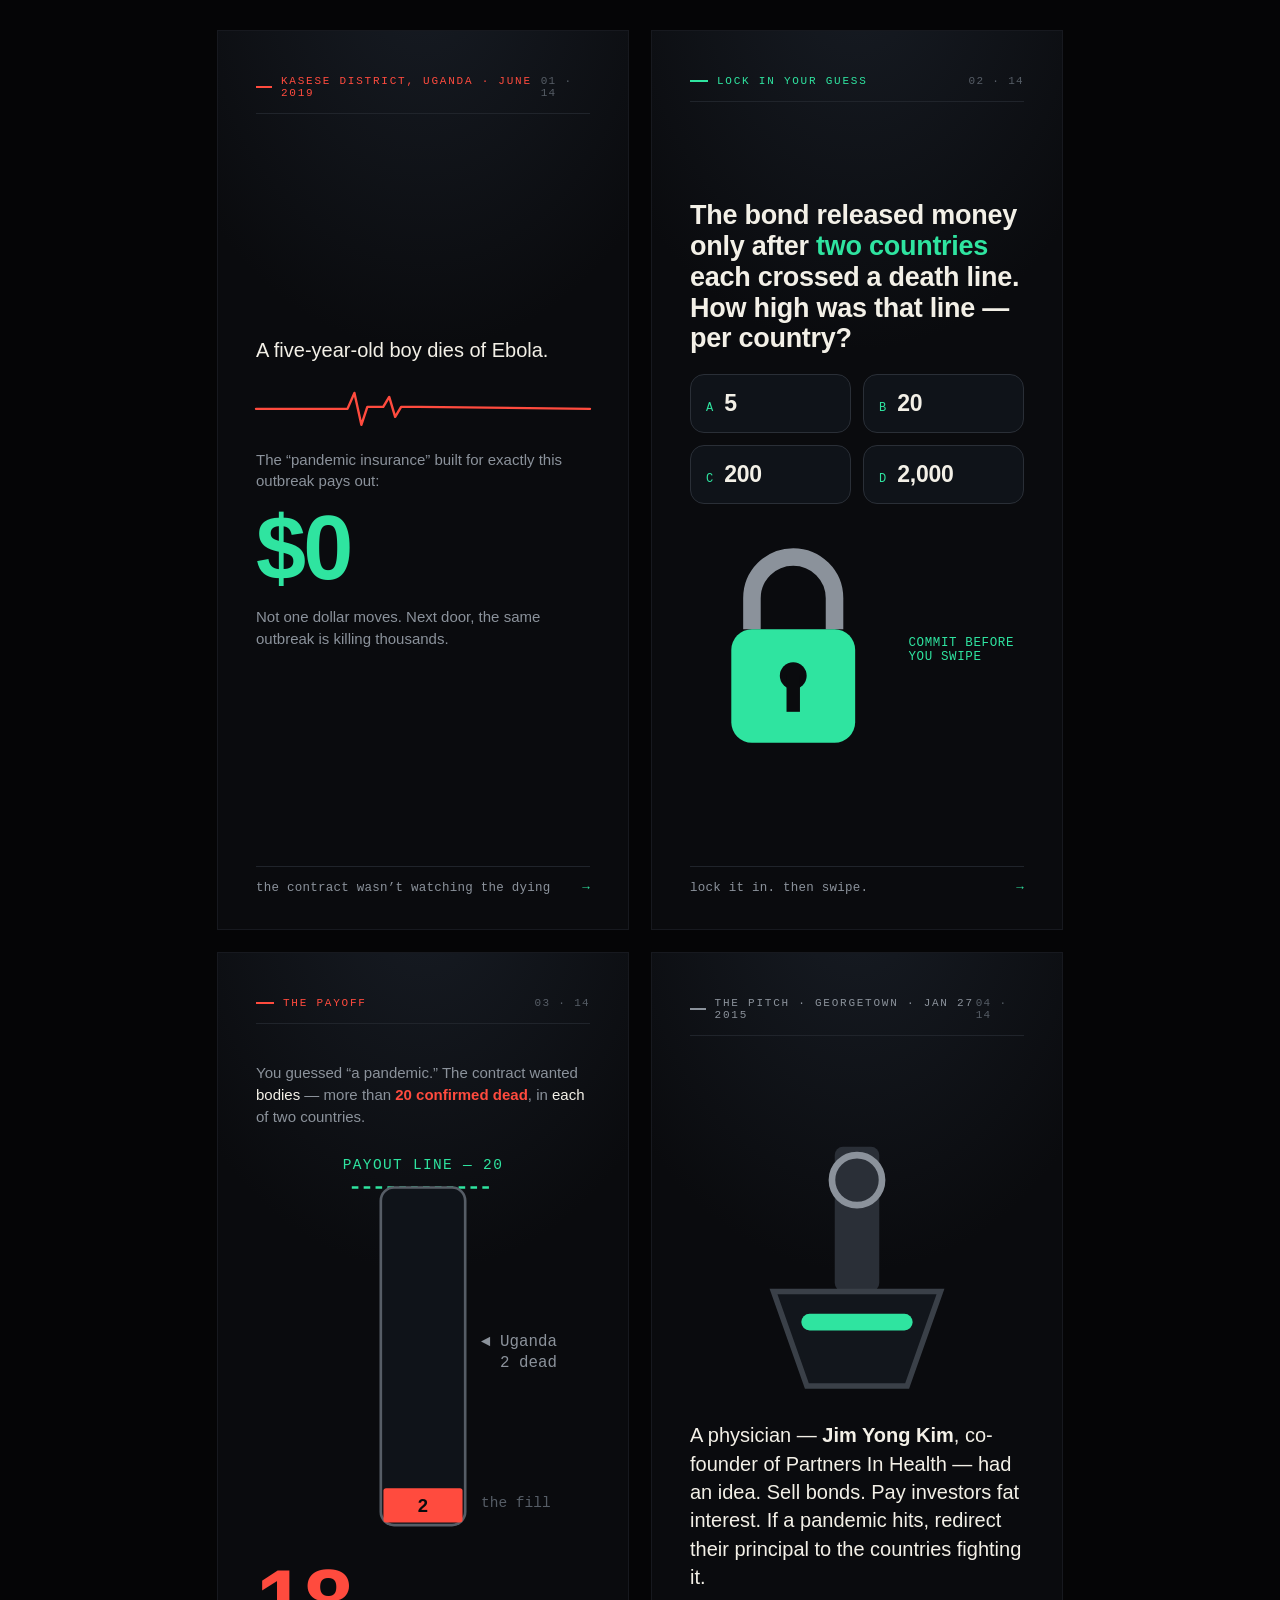
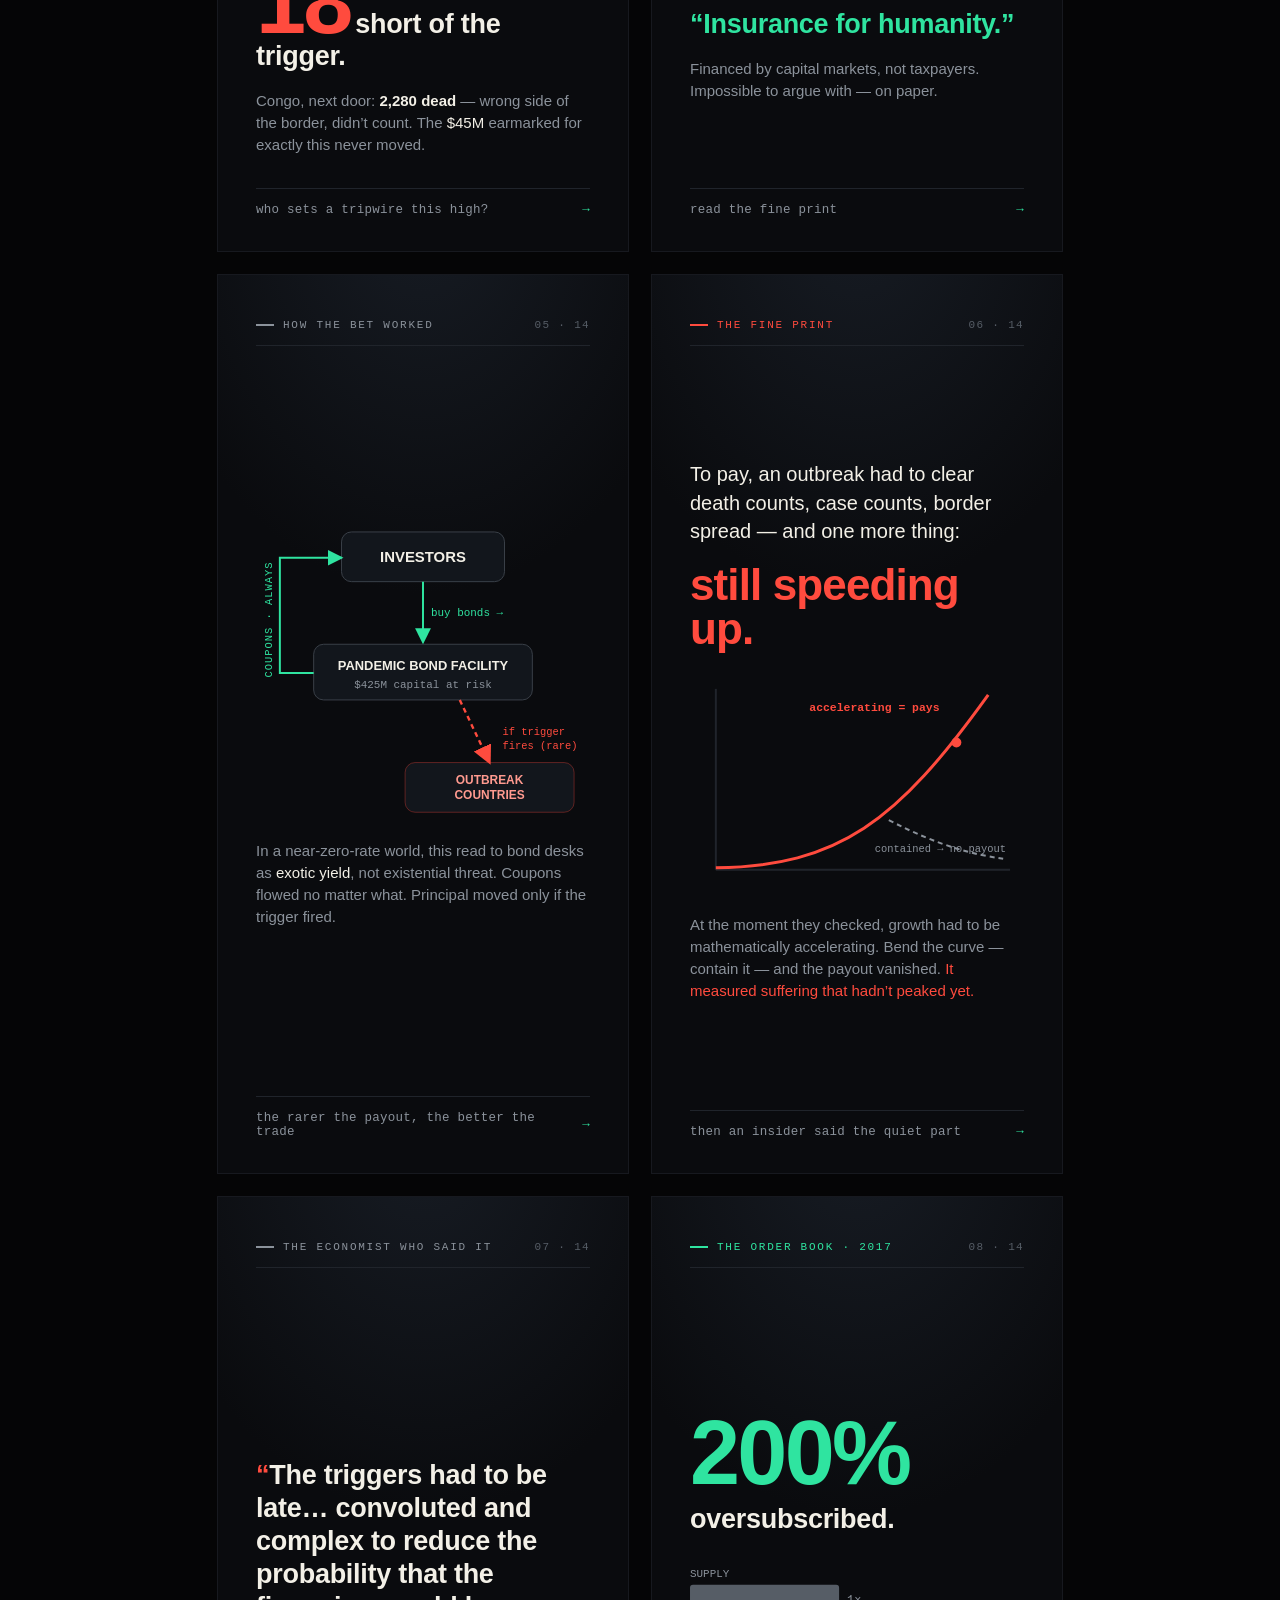
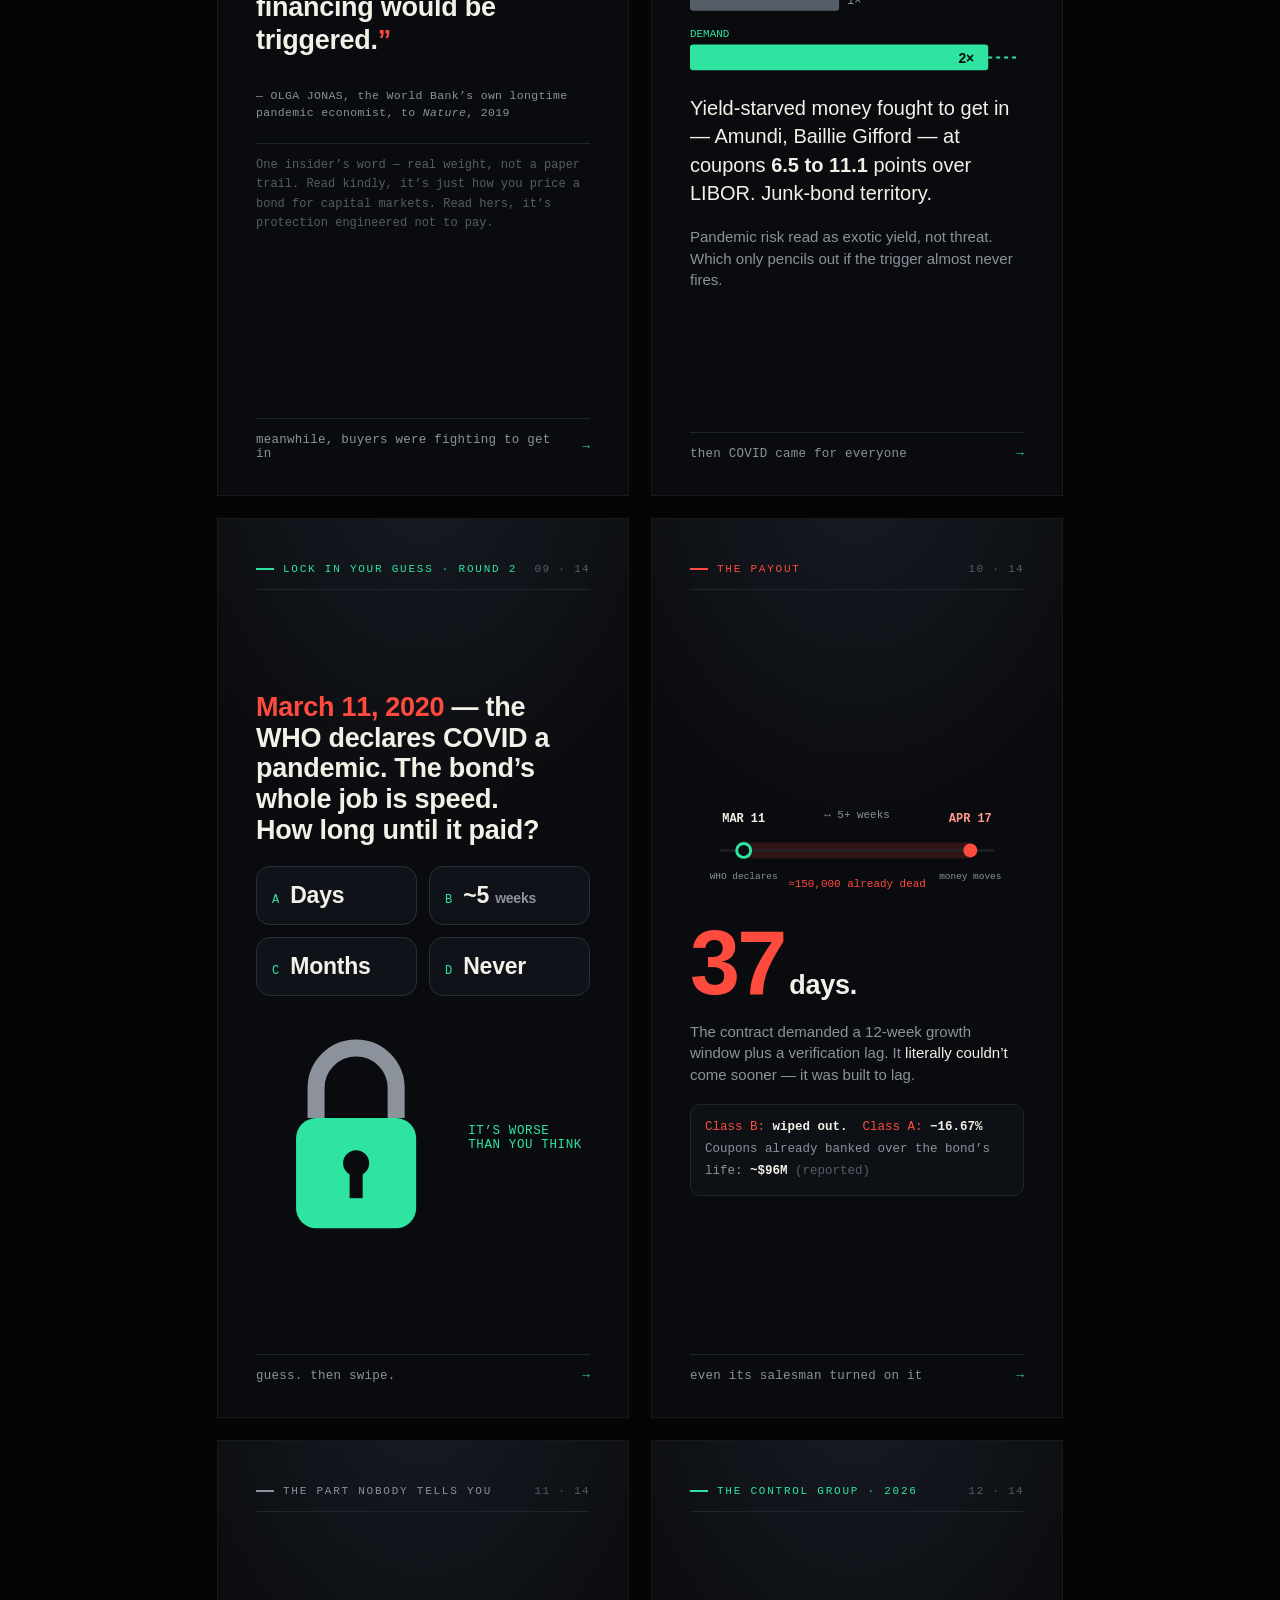
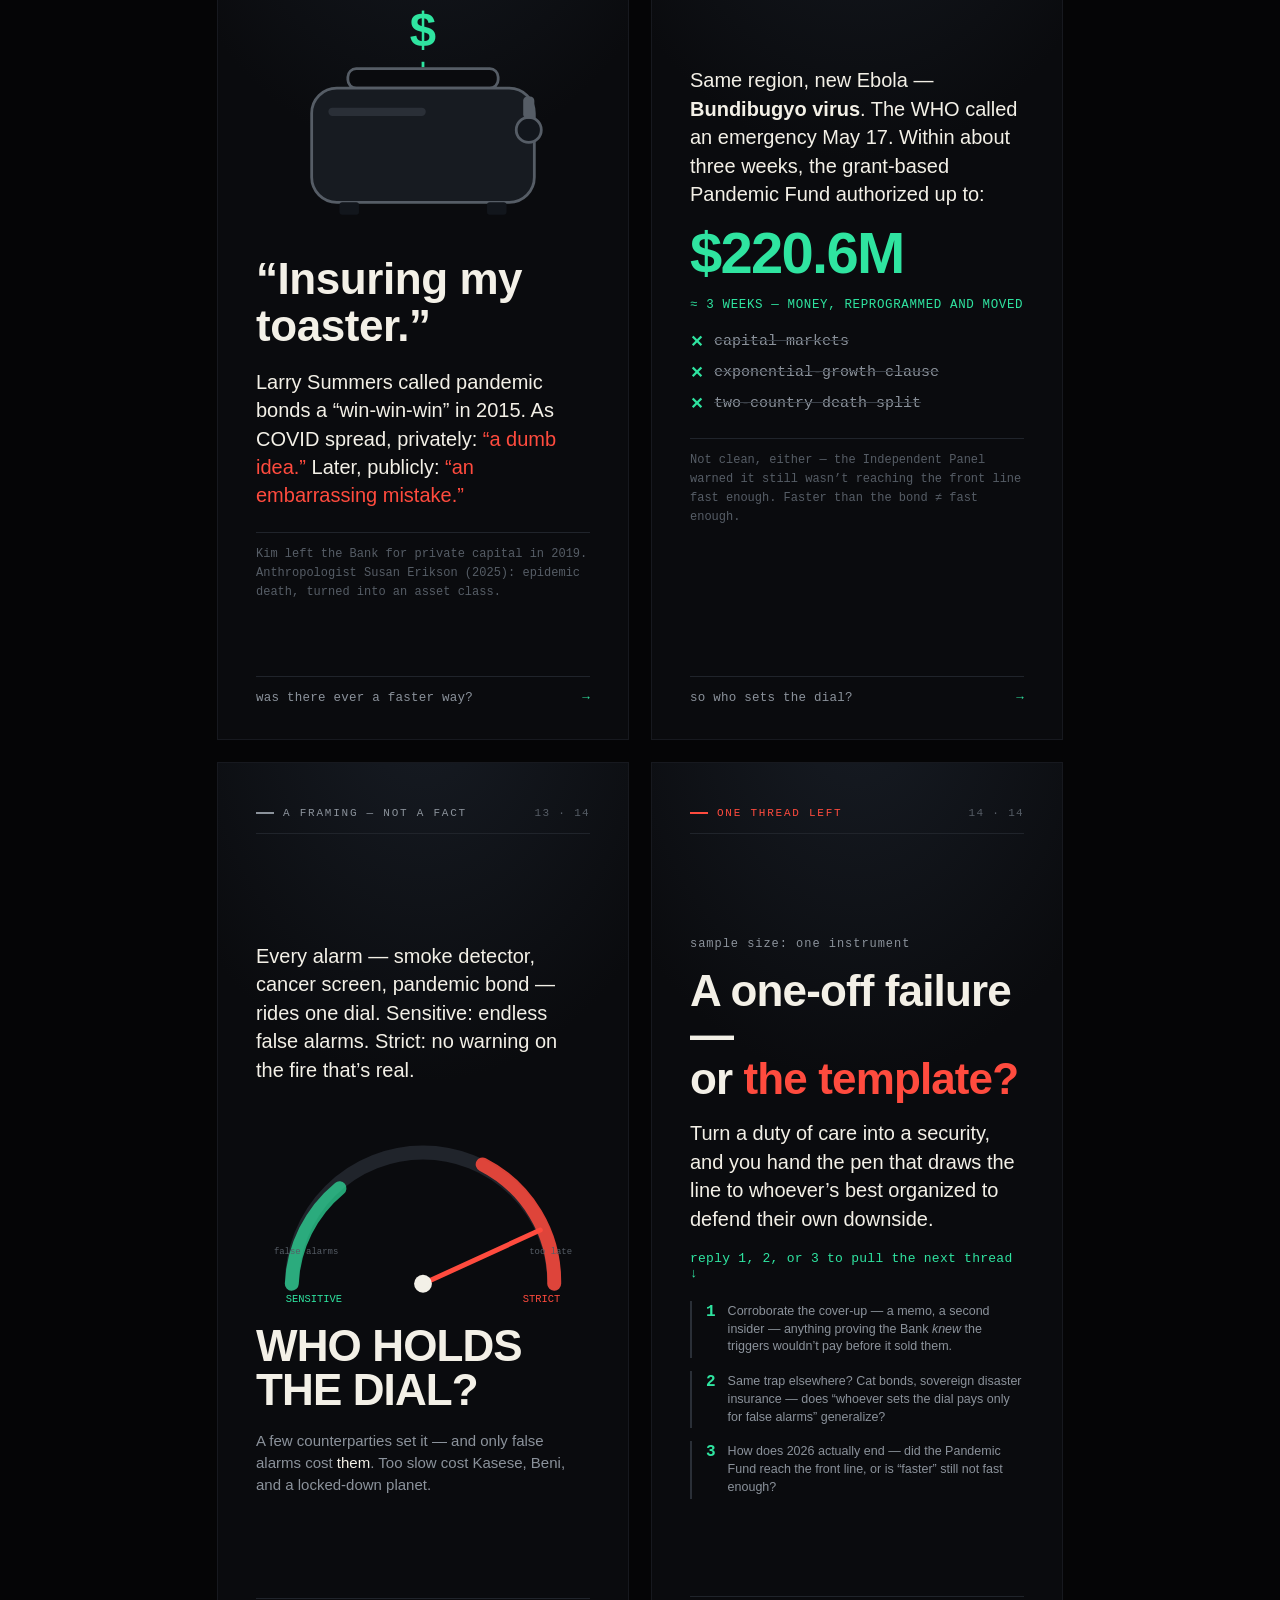
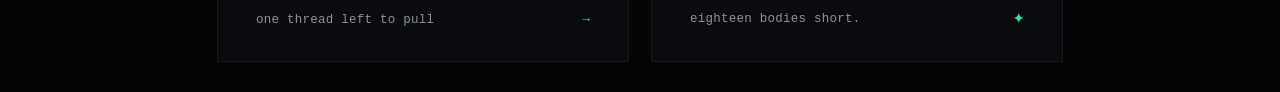
<file: explorations/20260707-eighteen-bodies-short.deck.html>
<!doctype html>
<html lang="en">
<head>
<meta charset="utf-8">
<meta name="viewport" content="width=device-width, initial-scale=1">
<title>Eighteen Bodies Short — a pandemic-bond card deck</title>
<style>
  *{margin:0;padding:0;box-sizing:border-box}
  :root{
    --bg:#0a0b0e; --panel:#12161c;
    --ink:#f3f0e7; --dim:#8b929b; --faint:#565d66;
    --money:#2fe4a0; --blood:#ff4b3e; --amber:#ffb43d;
    --line:#20242b; --stroke:#3a4048;
    --mono:ui-monospace,"SF Mono",Menlo,Consolas,"Liberation Mono",monospace;
    --sans:-apple-system,BlinkMacSystemFont,"Segoe UI","Helvetica Neue",Arial,sans-serif;
  }
  html,body{background:#050506}
  body{display:flex;flex-wrap:wrap;gap:22px;justify-content:center;padding:30px 18px;font-family:var(--sans);-webkit-font-smoothing:antialiased;text-rendering:optimizeLegibility}

  .slide{
    width:412px;height:900px;overflow:hidden;position:relative;
    background:
      radial-gradient(120% 75% at 50% -8%, #171c24 0%, rgba(23,28,36,0) 58%),
      var(--bg);
    color:var(--ink);
    padding:44px 38px 34px;
    display:flex;flex-direction:column;
    border:1px solid #17191f;
  }

  /* header */
  .hd{display:flex;justify-content:space-between;align-items:center;
      font-family:var(--mono);font-size:11px;letter-spacing:.16em;text-transform:uppercase;
      padding-bottom:14px;border-bottom:1px solid var(--line);margin-bottom:24px}
  .kick{color:var(--dim);display:flex;align-items:center}
  .kick::before{content:"";display:inline-block;width:18px;height:2px;background:currentColor;margin-right:9px}
  .kick.red{color:var(--blood)} .kick.grn{color:var(--money)}
  .count{color:var(--faint);letter-spacing:.12em}

  /* body */
  .body{flex:1;display:flex;flex-direction:column;justify-content:center;gap:18px;min-height:0}
  .body.top{justify-content:flex-start;padding-top:4px}
  .body.center{align-items:center;text-align:center}

  /* type */
  .huge{font-size:90px;line-height:.86;font-weight:800;letter-spacing:-.03em}
  .h2{font-size:58px;line-height:.92;font-weight:800;letter-spacing:-.03em}
  .big{font-size:44px;line-height:1.0;font-weight:800;letter-spacing:-.02em}
  .mid{font-size:27px;line-height:1.14;font-weight:700;letter-spacing:-.01em}
  .lead{font-size:20px;line-height:1.42;font-weight:400}
  .sub{font-size:15px;line-height:1.46;color:var(--dim)}
  .label{font-family:var(--mono);font-size:12px;letter-spacing:.08em;color:var(--dim)}
  .stamp{font-family:var(--mono);font-size:12.5px;letter-spacing:.05em;text-transform:uppercase}

  .grn{color:var(--money)} .red{color:var(--blood)} .amb{color:var(--amber)}
  .dim{color:var(--dim)} .ink{color:var(--ink)} .b{font-weight:800}
  .u{color:var(--faint)}

  /* pull */
  .pull{border-top:1px solid var(--line);padding-top:14px;margin-top:18px;
        font-family:var(--mono);font-size:12.5px;letter-spacing:.02em;color:var(--dim);
        display:flex;justify-content:space-between;align-items:center;gap:14px}
  .pull .arw{color:var(--money);font-weight:700}

  /* components */
  svg{display:block;width:100%;height:auto;overflow:visible}
  .art{margin:2px 0}

  .grid{display:grid;grid-template-columns:1fr 1fr;gap:12px}
  .chip{border:1px solid #2a2f37;border-radius:14px;padding:15px 15px;background:#0f1319;
        display:flex;align-items:baseline;gap:11px}
  .chip .ltr{font-family:var(--mono);font-size:12px;color:var(--money)}
  .chip .opt{font-size:23px;font-weight:800;letter-spacing:-.01em}
  .chip .opt small{font-size:14px;font-weight:600;color:var(--dim)}

  .lockrow{display:flex;align-items:center;gap:12px;margin-top:2px}
  .lockrow .stamp{color:var(--money)}

  .quote{font-size:27px;line-height:1.22;font-weight:700;letter-spacing:-.01em}
  .quote.xl{font-size:44px;line-height:1.08}
  .qm{color:var(--blood)}
  .attr{font-family:var(--mono);font-size:11.5px;color:var(--dim);letter-spacing:.03em;margin-top:12px;line-height:1.5}
  .hedge{font-family:var(--mono);font-size:12px;color:var(--faint);line-height:1.6;
         border-top:1px solid var(--line);padding-top:12px;margin-top:4px}

  .data{font-family:var(--mono);font-size:12.5px;color:var(--dim);line-height:1.75;
        border:1px solid var(--line);border-radius:10px;padding:12px 14px;background:#0d1015}
  .data b{color:var(--ink);font-weight:700}
  .data .rd{color:var(--blood)}

  .gone{list-style:none;display:flex;flex-direction:column;gap:11px;margin:2px 0}
  .gone li{font-family:var(--mono);font-size:15px;color:var(--dim);display:flex;gap:11px;align-items:center}
  .gone .x{color:var(--money);font-weight:800;font-size:16px}
  .gone s{text-decoration-color:var(--stroke)}

  .thread{border-left:2px solid #2a2f37;padding:2px 0 2px 14px;display:flex;gap:12px}
  .thread .n{font-family:var(--mono);color:var(--money);font-weight:800;font-size:16px;line-height:1.2}
  .thread p{font-size:12.5px;color:var(--dim);line-height:1.42}
  .reply{font-family:var(--mono);font-size:13px;color:var(--money);letter-spacing:.02em}
</style>
</head>
<body>

<!-- 01 — COLD OPEN -->
<section class="slide">
  <header class="hd"><span class="kick red">Kasese District, Uganda · June 2019</span><span class="count">01 · 14</span></header>
  <div class="body">
    <div class="lead">A five-year-old boy dies of Ebola.</div>
    <div class="art">
      <svg viewBox="0 0 336 44" aria-hidden="true">
        <path d="M0 24 H92 l7 -16 l7 32 l6 -18 H128 l6 -10 l6 20 l6 -10 H164 L336 24"
              fill="none" stroke="#ff4b3e" stroke-width="2.4" stroke-linejoin="round" stroke-linecap="round"/>
      </svg>
    </div>
    <div class="sub">The “pandemic insurance” built for exactly this outbreak pays out:</div>
    <div class="huge grn">$0</div>
    <div class="sub">Not one dollar moves. Next door, the same outbreak is killing thousands.</div>
  </div>
  <div class="pull"><span>the contract wasn’t watching the dying</span><span class="arw">→</span></div>
</section>

<!-- 02 — THE DARE #1 -->
<section class="slide">
  <header class="hd"><span class="kick grn">Lock in your guess</span><span class="count">02 · 14</span></header>
  <div class="body">
    <div class="mid">The bond released money only after <span class="grn">two countries</span> each crossed a death line.<br>How high was that line — <span class="ink b">per country?</span></div>
    <div class="grid art">
      <div class="chip"><span class="ltr">A</span><span class="opt">5</span></div>
      <div class="chip"><span class="ltr">B</span><span class="opt">20</span></div>
      <div class="chip"><span class="ltr">C</span><span class="opt">200</span></div>
      <div class="chip"><span class="ltr">D</span><span class="opt">2,000</span></div>
    </div>
    <div class="lockrow">
      <svg width="30" height="36" viewBox="0 0 40 48" aria-hidden="true">
        <path d="M12 20 V14 a8 8 0 0 1 16 0 V20" fill="none" stroke="#8b929b" stroke-width="3.4"/>
        <rect x="8" y="20" width="24" height="22" rx="4" fill="#2fe4a0"/>
        <circle cx="20" cy="29" r="2.6" fill="#0a0b0e"/><rect x="18.7" y="29" width="2.6" height="7" fill="#0a0b0e"/>
      </svg>
      <span class="stamp">commit before you swipe</span>
    </div>
  </div>
  <div class="pull"><span>lock it in. then swipe.</span><span class="arw">→</span></div>
</section>

<!-- 03 — THE PAYOFF #1 -->
<section class="slide">
  <header class="hd"><span class="kick red">The payoff</span><span class="count">03 · 14</span></header>
  <div class="body">
    <div class="sub">You guessed “a pandemic.” The contract wanted <span class="ink">bodies</span> — more than <span class="red b">20 confirmed dead</span>, in <span class="ink">each</span> of two countries.</div>
    <div class="art" style="display:flex;justify-content:center">
      <svg width="228" height="270" viewBox="0 0 228 300" aria-hidden="true">
        <text x="114" y="16" text-anchor="middle" font-family="ui-monospace,monospace" font-size="11" fill="#2fe4a0" letter-spacing="1">PAYOUT LINE — 20</text>
        <line x1="60" y1="30" x2="168" y2="30" stroke="#2fe4a0" stroke-width="2" stroke-dasharray="5 4"/>
        <rect x="82" y="30" width="64" height="256" rx="10" fill="#0f1319" stroke="#565d66" stroke-width="2"/>
        <rect x="84" y="258" width="60" height="26" rx="2" fill="#ff4b3e"/>
        <text x="114" y="276" text-anchor="middle" font-family="var(--sans)" font-size="14" font-weight="800" fill="#0a0b0e">2</text>
        <text x="158" y="150" font-family="ui-monospace,monospace" font-size="12" fill="#8b929b">◄ Uganda</text>
        <text x="158" y="166" font-family="ui-monospace,monospace" font-size="12" fill="#8b929b">&nbsp;&nbsp;2 dead</text>
        <text x="158" y="272" font-family="ui-monospace,monospace" font-size="11" fill="#565d66">the fill</text>
      </svg>
    </div>
    <div><span class="huge red">18</span> <span class="mid">short of the trigger.</span></div>
    <div class="sub">Congo, next door: <span class="ink b">2,280 dead</span> — wrong side of the border, didn’t count. The <span class="ink">$45M</span> earmarked for exactly this never moved.</div>
  </div>
  <div class="pull"><span>who sets a tripwire this high?</span><span class="arw">→</span></div>
</section>

<!-- 04 — THE PITCH -->
<section class="slide">
  <header class="hd"><span class="kick">The pitch · Georgetown · Jan 27 2015</span><span class="count">04 · 14</span></header>
  <div class="body">
    <div class="art" style="display:flex;justify-content:center;margin-bottom:6px">
      <svg width="120" height="96" viewBox="0 0 120 96" aria-hidden="true">
        <rect x="52" y="6" width="16" height="52" rx="3" fill="#2a2f37"/>
        <path d="M30 58 H90 L78 92 H42 Z" fill="#12161c" stroke="#3a4048" stroke-width="2"/>
        <rect x="40" y="66" width="40" height="6" rx="3" fill="#2fe4a0"/>
        <circle cx="60" cy="18" r="9" fill="none" stroke="#8b929b" stroke-width="2.4"/>
      </svg>
    </div>
    <div class="lead">A physician — <span class="ink b">Jim Yong Kim</span>, co-founder of Partners In Health — had an idea. Sell bonds. Pay investors fat interest. If a pandemic hits, redirect their principal to the countries fighting it.</div>
    <div class="mid grn">“Insurance for humanity.”</div>
    <div class="sub">Financed by capital markets, not taxpayers. Impossible to argue with — on paper.</div>
  </div>
  <div class="pull"><span>read the fine print</span><span class="arw">→</span></div>
</section>

<!-- 05 — MECHANISM -->
<section class="slide">
  <header class="hd"><span class="kick">How the bet worked</span><span class="count">05 · 14</span></header>
  <div class="body">
    <div class="art">
      <svg viewBox="0 0 336 300" aria-hidden="true">
        <defs>
          <marker id="ar" markerWidth="9" markerHeight="9" refX="7" refY="4" orient="auto"><path d="M0 0 L8 4 L0 8 Z" fill="#ff4b3e"/></marker>
          <marker id="ag" markerWidth="9" markerHeight="9" refX="7" refY="4" orient="auto"><path d="M0 0 L8 4 L0 8 Z" fill="#2fe4a0"/></marker>
        </defs>
        <!-- boxes -->
        <rect x="86" y="10" width="164" height="50" rx="10" fill="#12161c" stroke="#3a4048"/>
        <text x="168" y="40" text-anchor="middle" font-family="var(--sans)" font-size="15" font-weight="800" fill="#f3f0e7">INVESTORS</text>

        <rect x="58" y="123" width="220" height="56" rx="10" fill="#12161c" stroke="#3a4048"/>
        <text x="168" y="149" text-anchor="middle" font-family="var(--sans)" font-size="13" font-weight="800" fill="#f3f0e7">PANDEMIC BOND FACILITY</text>
        <text x="168" y="167" text-anchor="middle" font-family="ui-monospace,monospace" font-size="11" fill="#8b929b">$425M capital at risk</text>

        <rect x="150" y="242" width="170" height="50" rx="10" fill="#12161c" stroke="#ff4b3e55"/>
        <text x="235" y="264" text-anchor="middle" font-family="var(--sans)" font-size="12" font-weight="800" fill="#ff9a8f">OUTBREAK</text>
        <text x="235" y="279" text-anchor="middle" font-family="var(--sans)" font-size="12" font-weight="800" fill="#ff9a8f">COUNTRIES</text>

        <!-- flows -->
        <line x1="168" y1="60" x2="168" y2="121" stroke="#2fe4a0" stroke-width="2" marker-end="url(#ag)"/>
        <text x="176" y="95" font-family="ui-monospace,monospace" font-size="11" fill="#2fe4a0">buy bonds →</text>

        <path d="M58 152 H24 V36 H86" fill="none" stroke="#2fe4a0" stroke-width="2" marker-end="url(#ag)"/>
        <text x="16" y="98" transform="rotate(-90 16 98)" text-anchor="middle" font-family="ui-monospace,monospace" font-size="10.5" fill="#2fe4a0" letter-spacing="1">COUPONS · ALWAYS</text>

        <path d="M205 179 L235 242" fill="none" stroke="#ff4b3e" stroke-width="2.4" stroke-dasharray="5 4" marker-end="url(#ar)"/>
        <text x="248" y="214" font-family="ui-monospace,monospace" font-size="10.5" fill="#ff4b3e">if trigger</text>
        <text x="248" y="228" font-family="ui-monospace,monospace" font-size="10.5" fill="#ff4b3e">fires (rare)</text>
      </svg>
    </div>
    <div class="sub">In a near-zero-rate world, this read to bond desks as <span class="ink">exotic yield</span>, not existential threat. Coupons flowed no matter what. Principal moved only if the trigger fired.</div>
  </div>
  <div class="pull"><span>the rarer the payout, the better the trade</span><span class="arw">→</span></div>
</section>

<!-- 06 — THE CLAUSE (twist) -->
<section class="slide">
  <header class="hd"><span class="kick red">The fine print</span><span class="count">06 · 14</span></header>
  <div class="body">
    <div class="lead">To pay, an outbreak had to clear death counts, case counts, border spread — and one more thing:</div>
    <div class="big red">still speeding up.</div>
    <div class="art">
      <svg viewBox="0 0 336 224" aria-hidden="true">
        <line x1="26" y1="200" x2="322" y2="200" stroke="#20242b" stroke-width="2"/>
        <line x1="26" y1="18" x2="26" y2="200" stroke="#20242b" stroke-width="2"/>
        <path d="M26 198 C 150 196 208 152 300 24" fill="none" stroke="#ff4b3e" stroke-width="3"/>
        <circle cx="268" cy="72" r="5" fill="#ff4b3e"/>
        <path d="M200 150 C 250 176 286 185 316 189" fill="none" stroke="#8b929b" stroke-width="2" stroke-dasharray="5 4"/>
        <text x="120" y="40" font-family="ui-monospace,monospace" font-size="11.5" font-weight="700" fill="#ff4b3e">accelerating = pays</text>
        <text x="318" y="182" text-anchor="end" font-family="ui-monospace,monospace" font-size="10.5" fill="#8b929b">contained → no payout</text>
      </svg>
    </div>
    <div class="sub">At the moment they checked, growth had to be mathematically accelerating. Bend the curve — contain it — and the payout vanished. <span class="red">It measured suffering that hadn’t peaked yet.</span></div>
  </div>
  <div class="pull"><span>then an insider said the quiet part</span><span class="arw">→</span></div>
</section>

<!-- 07 — JONAS QUOTE -->
<section class="slide">
  <header class="hd"><span class="kick">The economist who said it</span><span class="count">07 · 14</span></header>
  <div class="body">
    <div class="quote"><span class="qm">“</span>The triggers had to be late… convoluted and complex to reduce the probability that the financing would be triggered.<span class="qm">”</span></div>
    <div class="attr">— OLGA JONAS, the World Bank’s own longtime pandemic economist, to <span style="font-style:italic">Nature</span>, 2019</div>
    <div class="hedge">One insider’s word — real weight, not a paper trail. Read kindly, it’s just how you price a bond for capital markets. Read hers, it’s protection engineered not to pay.</div>
  </div>
  <div class="pull"><span>meanwhile, buyers were fighting to get in</span><span class="arw">→</span></div>
</section>

<!-- 08 — THE BUYERS -->
<section class="slide">
  <header class="hd"><span class="kick grn">The order book · 2017</span><span class="count">08 · 14</span></header>
  <div class="body">
    <div><span class="huge grn">200%</span></div>
    <div class="mid" style="margin-top:-6px">oversubscribed.</div>
    <div class="art">
      <svg viewBox="0 0 336 120" aria-hidden="true">
        <text x="0" y="22" font-family="ui-monospace,monospace" font-size="11" fill="#8b929b">SUPPLY</text>
        <rect x="0" y="30" width="150" height="26" rx="3" fill="#565d66"/>
        <text x="158" y="49" font-family="ui-monospace,monospace" font-size="12" fill="#8b929b">1×</text>
        <text x="0" y="82" font-family="ui-monospace,monospace" font-size="11" fill="#2fe4a0">DEMAND</text>
        <rect x="0" y="90" width="300" height="26" rx="3" fill="#2fe4a0"/>
        <path d="M300 103 H332" stroke="#2fe4a0" stroke-width="2" stroke-dasharray="4 4"/>
        <text x="270" y="109" font-family="var(--sans)" font-size="14" font-weight="800" fill="#0a0b0e">2×</text>
      </svg>
    </div>
    <div class="lead">Yield-starved money fought to get in — <span class="ink">Amundi, Baillie Gifford</span> — at coupons <span class="ink b">6.5 to 11.1</span> points over LIBOR. Junk-bond territory.</div>
    <div class="sub">Pandemic risk read as exotic yield, not threat. Which only pencils out if the trigger almost never fires.</div>
  </div>
  <div class="pull"><span>then COVID came for everyone</span><span class="arw">→</span></div>
</section>

<!-- 09 — THE DARE #2 -->
<section class="slide">
  <header class="hd"><span class="kick grn">Lock in your guess · round 2</span><span class="count">09 · 14</span></header>
  <div class="body">
    <div class="mid"><span class="red">March 11, 2020</span> — the WHO declares COVID a pandemic. The bond’s whole job is <span class="ink b">speed</span>.<br>How long until it paid?</div>
    <div class="grid art">
      <div class="chip"><span class="ltr">A</span><span class="opt">Days</span></div>
      <div class="chip"><span class="ltr">B</span><span class="opt">~5 <small>weeks</small></span></div>
      <div class="chip"><span class="ltr">C</span><span class="opt">Months</span></div>
      <div class="chip"><span class="ltr">D</span><span class="opt">Never</span></div>
    </div>
    <div class="lockrow">
      <svg width="30" height="36" viewBox="0 0 40 48" aria-hidden="true">
        <path d="M12 20 V14 a8 8 0 0 1 16 0 V20" fill="none" stroke="#8b929b" stroke-width="3.4"/>
        <rect x="8" y="20" width="24" height="22" rx="4" fill="#2fe4a0"/>
        <circle cx="20" cy="29" r="2.6" fill="#0a0b0e"/><rect x="18.7" y="29" width="2.6" height="7" fill="#0a0b0e"/>
      </svg>
      <span class="stamp">it’s worse than you think</span>
    </div>
  </div>
  <div class="pull"><span>guess. then swipe.</span><span class="arw">→</span></div>
</section>

<!-- 10 — THE PAYOFF #2 -->
<section class="slide">
  <header class="hd"><span class="kick red">The payout</span><span class="count">10 · 14</span></header>
  <div class="body">
    <div class="art">
      <svg viewBox="0 0 336 150" aria-hidden="true">
        <rect x="54" y="87" width="228" height="16" fill="#ff4b3e" opacity="0.16"/>
        <line x1="30" y1="95" x2="306" y2="95" stroke="#20242b" stroke-width="2"/>
        <circle cx="54" cy="95" r="7" fill="#0a0b0e" stroke="#2fe4a0" stroke-width="3"/>
        <circle cx="282" cy="95" r="7" fill="#ff4b3e"/>
        <text x="54" y="66" text-anchor="middle" font-family="ui-monospace,monospace" font-size="12" font-weight="700" fill="#f3f0e7">MAR 11</text>
        <text x="54" y="124" text-anchor="middle" font-family="ui-monospace,monospace" font-size="9.5" fill="#8b929b">WHO declares</text>
        <text x="282" y="66" text-anchor="middle" font-family="ui-monospace,monospace" font-size="12" font-weight="700" fill="#ff9a8f">APR 17</text>
        <text x="282" y="124" text-anchor="middle" font-family="ui-monospace,monospace" font-size="9.5" fill="#8b929b">money moves</text>
        <text x="168" y="62" text-anchor="middle" font-family="ui-monospace,monospace" font-size="11" fill="#8b929b">↔ 5+ weeks</text>
        <text x="168" y="132" text-anchor="middle" font-family="ui-monospace,monospace" font-size="11" fill="#ff4b3e">≈150,000 already dead</text>
      </svg>
    </div>
    <div><span class="huge red">37</span> <span class="mid">days.</span></div>
    <div class="sub">The contract demanded a 12-week growth window plus a verification lag. It <span class="ink">literally couldn’t</span> come sooner — it was built to lag.</div>
    <div class="data">
      <span class="rd">Class B:</span> <b>wiped out.</b> &nbsp;<span class="rd">Class A:</span> <b>−16.67%</b><br>
      Coupons already banked over the bond’s life: <b>~$96M</b> <span class="u">(reported)</span>
    </div>
  </div>
  <div class="pull"><span>even its salesman turned on it</span><span class="arw">→</span></div>
</section>

<!-- 11 — THE PART NOBODY TELLS YOU -->
<section class="slide">
  <header class="hd"><span class="kick">The part nobody tells you</span><span class="count">11 · 14</span></header>
  <div class="body">
    <div class="art" style="display:flex;justify-content:center">
      <svg width="180" height="130" viewBox="0 0 240 170" aria-hidden="true">
        <line x1="120" y1="58" x2="120" y2="44" stroke="#2fe4a0" stroke-width="2" stroke-dasharray="4 3"/>
        <text x="120" y="36" text-anchor="middle" font-family="var(--sans)" font-size="34" font-weight="800" fill="#2fe4a0">$</text>
        <rect x="66" y="52" width="108" height="14" rx="6" fill="#0a0b0e" stroke="#565d66" stroke-width="2"/>
        <rect x="40" y="66" width="160" height="82" rx="18" fill="#171b21" stroke="#565d66" stroke-width="2"/>
        <rect x="52" y="80" width="70" height="6" rx="3" fill="#2a2f37"/>
        <circle cx="196" cy="96" r="9" fill="#12161c" stroke="#565d66" stroke-width="2"/>
        <rect x="192" y="72" width="8" height="16" rx="3" fill="#565d66"/>
        <rect x="60" y="148" width="14" height="9" rx="2" fill="#12161c"/>
        <rect x="166" y="148" width="14" height="9" rx="2" fill="#12161c"/>
      </svg>
    </div>
    <div class="quote xl">“Insuring my toaster.”</div>
    <div class="lead">Larry Summers called pandemic bonds a <span class="ink">“win-win-win”</span> in 2015. As COVID spread, privately: <span class="red">“a dumb idea.”</span> Later, publicly: <span class="red">“an embarrassing mistake.”</span></div>
    <div class="hedge">Kim left the Bank for private capital in 2019. Anthropologist Susan Erikson (2025): epidemic death, turned into an asset class.</div>
  </div>
  <div class="pull"><span>was there ever a faster way?</span><span class="arw">→</span></div>
</section>

<!-- 12 — THE CONTROL GROUP -->
<section class="slide">
  <header class="hd"><span class="kick grn">The control group · 2026</span><span class="count">12 · 14</span></header>
  <div class="body">
    <div class="lead">Same region, new Ebola — <span class="ink b">Bundibugyo virus</span>. The WHO called an emergency May 17. Within about three weeks, the grant-based Pandemic Fund authorized up to:</div>
    <div class="h2 grn">$220.6M</div>
    <div class="stamp grn">≈ 3 weeks — money, reprogrammed and moved</div>
    <ul class="gone art">
      <li><span class="x">✕</span> <s>capital markets</s></li>
      <li><span class="x">✕</span> <s>exponential-growth clause</s></li>
      <li><span class="x">✕</span> <s>two-country death split</s></li>
    </ul>
    <div class="hedge">Not clean, either — the Independent Panel warned it still wasn’t reaching the front line fast enough. Faster than the bond ≠ fast enough.</div>
  </div>
  <div class="pull"><span>so who sets the dial?</span><span class="arw">→</span></div>
</section>

<!-- 13 — THE FRAME -->
<section class="slide">
  <header class="hd"><span class="kick">A framing — not a fact</span><span class="count">13 · 14</span></header>
  <div class="body">
    <div class="lead">Every alarm — smoke detector, cancer screen, pandemic bond — rides one dial. Sensitive: endless false alarms. Strict: no warning on the fire that’s real.</div>
    <div class="art" style="display:flex;justify-content:center">
      <svg width="300" height="180" viewBox="0 0 336 200" aria-hidden="true">
        <path d="M36 180 A132 132 0 0 1 300 180" fill="none" stroke="#20242b" stroke-width="14" stroke-linecap="round"/>
        <path d="M228 60 A132 132 0 0 1 300 180" fill="none" stroke="#ff4b3e" stroke-width="14" stroke-linecap="round" opacity="0.85"/>
        <path d="M36 180 A132 132 0 0 1 84 84" fill="none" stroke="#2fe4a0" stroke-width="14" stroke-linecap="round" opacity="0.7"/>
        <line x1="168" y1="180" x2="286" y2="126" stroke="#ff4b3e" stroke-width="5" stroke-linecap="round"/>
        <circle cx="168" cy="180" r="9" fill="#f3f0e7"/>
        <text x="30" y="198" font-family="ui-monospace,monospace" font-size="10.5" fill="#2fe4a0">SENSITIVE</text>
        <text x="306" y="198" text-anchor="end" font-family="ui-monospace,monospace" font-size="10.5" fill="#ff4b3e">STRICT</text>
        <text x="18" y="150" font-family="ui-monospace,monospace" font-size="9" fill="#565d66">false alarms</text>
        <text x="318" y="150" text-anchor="end" font-family="ui-monospace,monospace" font-size="9" fill="#565d66">too late</text>
      </svg>
    </div>
    <div class="big">WHO HOLDS<br>THE DIAL?</div>
    <div class="sub">A few counterparties set it — and only false alarms cost <span class="ink">them</span>. Too slow cost Kasese, Beni, and a locked-down planet.</div>
  </div>
  <div class="pull"><span>one thread left to pull</span><span class="arw">→</span></div>
</section>

<!-- 14 — STINGER -->
<section class="slide">
  <header class="hd"><span class="kick red">One thread left</span><span class="count">14 · 14</span></header>
  <div class="body">
    <div class="label">sample size: one instrument</div>
    <div class="big">A one-off failure —<br>or <span class="red">the template?</span></div>
    <div class="lead">Turn a duty of care into a security, and you hand the pen that draws the line to whoever’s best organized to defend their own downside.</div>
    <div class="reply">reply 1, 2, or 3 to pull the next thread ↓</div>
    <div style="display:flex;flex-direction:column;gap:13px;margin-top:2px">
      <div class="thread"><span class="n">1</span><p>Corroborate the cover-up — a memo, a second insider — anything proving the Bank <em>knew</em> the triggers wouldn’t pay before it sold them.</p></div>
      <div class="thread"><span class="n">2</span><p>Same trap elsewhere? Cat bonds, sovereign disaster insurance — does “whoever sets the dial pays only for false alarms” generalize?</p></div>
      <div class="thread"><span class="n">3</span><p>How does 2026 actually end — did the Pandemic Fund reach the front line, or is “faster” still not fast enough?</p></div>
    </div>
  </div>
  <div class="pull"><span>eighteen bodies short.</span><span class="arw">✦</span></div>
</section>

</body>
</html>
</file>
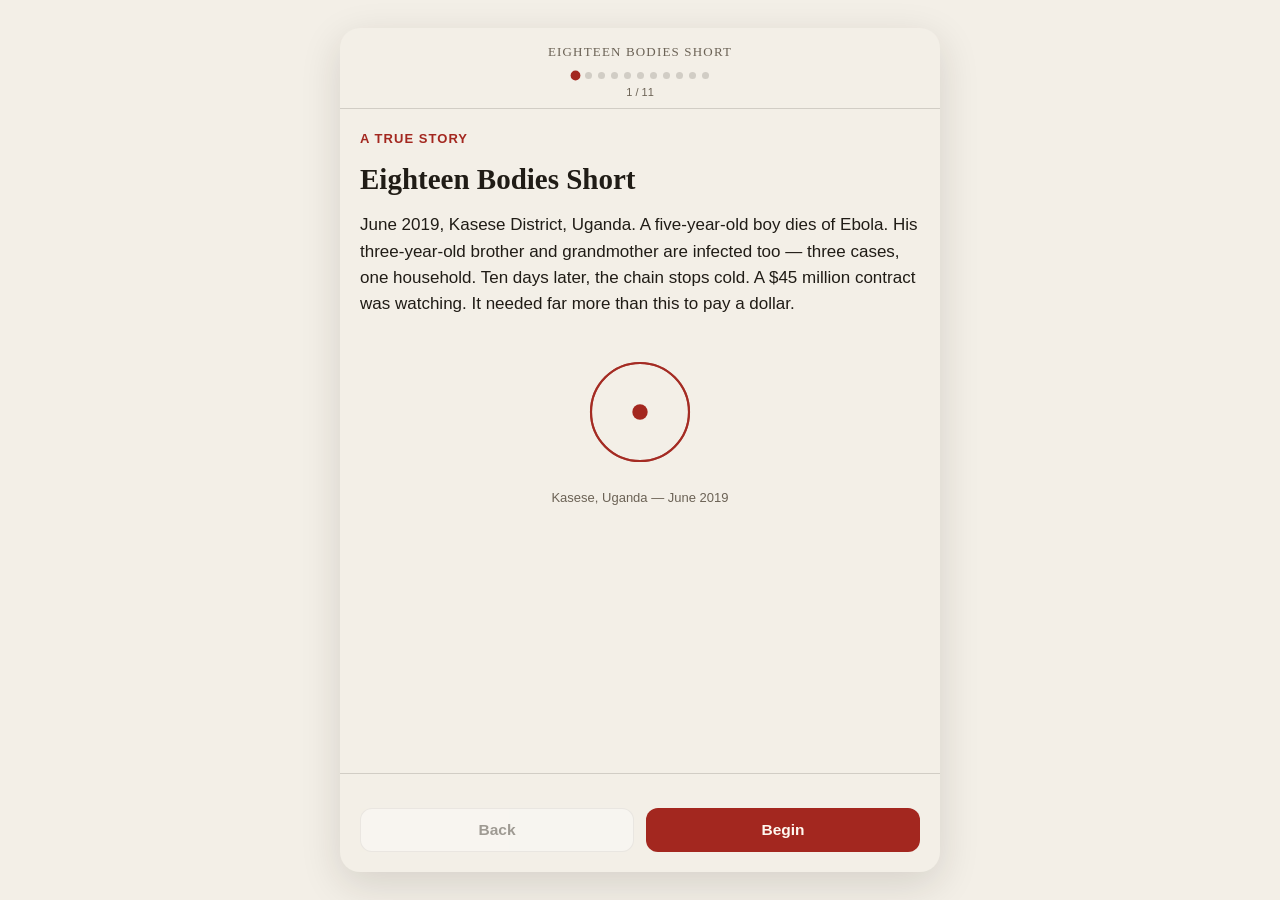
<file: explorations/20260707-eighteen-bodies-short.html>
<!doctype html>
<html lang="en">
<head>
<meta charset="UTF-8">
<meta name="viewport" content="width=device-width, initial-scale=1, viewport-fit=cover">
<title>Eighteen Bodies Short</title>
<style>
:root{
  --bg:#f3efe7; --bg-elevated:#fff; --bg-sunken:#ece3d2;
  --text:#201c16; --text-dim:#6b6255;
  --border:rgba(32,28,22,.16); --shadow:rgba(32,28,22,.14);
  --accent:#a3271f; --accent-ink:#fff8f0;
  --gold:#8a6510; --gold-soft:#f1e3b8;
  --green:#1f6d4a; --green-soft:#d9ecdf; --red-soft:#f3d9d6;
  --focus:#1959c9;
  --font-sans:-apple-system,BlinkMacSystemFont,"Segoe UI",Roboto,Helvetica,Arial,sans-serif;
  --font-serif:Georgia,"Iowan Old Style","Times New Roman",serif;
}
@media (prefers-color-scheme:dark){
  :root:not([data-theme="light"]){
    --bg:#15171c; --bg-elevated:#1e2129; --bg-sunken:#101216;
    --text:#f0ede4; --text-dim:#a9a49a;
    --border:rgba(240,237,228,.16); --shadow:rgba(0,0,0,.5);
    --accent:#e2564a; --accent-ink:#1b0f0d;
    --gold:#e0b84a; --gold-soft:rgba(224,184,74,.18);
    --green:#4caf82; --green-soft:rgba(76,175,130,.18); --red-soft:rgba(226,86,74,.18);
    --focus:#6ea8ff;
  }
}
:root[data-theme="dark"]{
  --bg:#15171c; --bg-elevated:#1e2129; --bg-sunken:#101216;
  --text:#f0ede4; --text-dim:#a9a49a;
  --border:rgba(240,237,228,.16); --shadow:rgba(0,0,0,.5);
  --accent:#e2564a; --accent-ink:#1b0f0d;
  --gold:#e0b84a; --gold-soft:rgba(224,184,74,.18);
  --green:#4caf82; --green-soft:rgba(76,175,130,.18); --red-soft:rgba(226,86,74,.18);
  --focus:#6ea8ff;
}
*,*::before,*::after{ box-sizing:border-box; }
html,body{ height:100%; margin:0; }
body{ background:var(--bg); color:var(--text); font-family:var(--font-sans); -webkit-text-size-adjust:100%; }
[hidden]{ display:none !important; }
.noscript-banner{ max-width:600px;margin:0 auto;padding:14px 20px;background:var(--gold-soft);color:#201c16;font-size:14px;text-align:center; }
.app{ max-width:600px; margin:0 auto; min-height:100vh; min-height:100dvh; background:var(--bg); display:flex; flex-direction:column; }
.topbar{ flex:0 0 auto; padding:16px 20px 10px; text-align:center; border-bottom:1px solid var(--border); }
.app-title{ margin:0 0 12px; font-family:var(--font-serif); font-size:13px; letter-spacing:.09em; text-transform:uppercase; color:var(--text-dim); }
.progress{ display:flex; gap:6px; justify-content:center; }
.dot{ width:7px; height:7px; border-radius:50%; background:var(--border); flex:0 0 auto; transition:background .2s,transform .2s; }
.dot.active{ background:var(--accent); transform:scale(1.4); }
.progress-count{ margin:7px 0 0; font-size:11px; color:var(--text-dim); }
.stage{ flex:1 1 auto; overflow-y:auto; -webkit-overflow-scrolling:touch; padding:22px 20px 32px; }
.scene{ display:none; flex-direction:column; gap:16px; }
.scene.is-active{ display:flex; animation:sceneIn .4s ease; }
@keyframes sceneIn{ from{opacity:0;transform:translateY(8px);} to{opacity:1;transform:translateY(0);} }
.kicker{ margin:0; text-transform:uppercase; letter-spacing:.08em; font-size:13px; font-weight:700; color:var(--accent); }
.scene-title{ margin:0; font-family:var(--font-serif); font-size:29px; line-height:1.18; }
.scene-body{ margin:0; font-size:17px; line-height:1.55; }
.scene-body.dim{ font-size:14.5px; color:var(--text-dim); line-height:1.5; }
.well{ display:flex; flex-direction:column; gap:14px; background:var(--bg-elevated); border:1px solid var(--border); border-radius:16px; padding:18px; box-shadow:0 1px 3px var(--shadow); }
.btn{ min-height:44px; padding:0 18px; border-radius:12px; border:1px solid var(--border); background:var(--bg-elevated); color:var(--text); font-size:15.5px; font-weight:700; cursor:pointer; display:inline-flex; align-items:center; justify-content:center; transition:transform .12s,opacity .2s; -webkit-tap-highlight-color:transparent; user-select:none; touch-action:manipulation; }
.btn:active{ transform:scale(.97); }
.btn.primary{ background:var(--accent); color:var(--accent-ink); border-color:transparent; }
.btn:disabled{ opacity:.4; cursor:not-allowed; transform:none; }
.btn:focus-visible{ outline:3px solid var(--focus); outline-offset:2px; }
.navbar{ flex:0 0 auto; padding:10px 20px 20px; border-top:1px solid var(--border); }
.nav-hint{ min-height:16px; margin:0 0 8px; text-align:center; font-size:12.5px; font-weight:700; color:var(--gold); }
.nav-buttons{ display:flex; gap:12px; }
.nav-btn{ flex:1 1 0; }
.control-row{ display:flex; flex-direction:column; gap:8px; }
.control-label{ display:flex; justify-content:space-between; align-items:baseline; font-size:14px; font-weight:600; color:var(--text-dim); }
.control-label b{ color:var(--text); font-size:16px; font-weight:800; }
input[type="range"]{ width:100%; height:44px; margin:0; background:transparent; -webkit-appearance:none; appearance:none; }
input[type="range"]::-webkit-slider-runnable-track{ height:6px; border-radius:3px; background:var(--border); }
input[type="range"]::-moz-range-track{ height:6px; border-radius:3px; background:var(--border); }
input[type="range"]::-webkit-slider-thumb{ -webkit-appearance:none; width:26px; height:26px; margin-top:-10px; border-radius:50%; background:var(--accent); border:3px solid var(--bg-elevated); box-shadow:0 1px 4px var(--shadow); cursor:pointer; }
input[type="range"]::-moz-range-thumb{ width:20px; height:20px; border-radius:50%; background:var(--accent); border:3px solid var(--bg-elevated); cursor:pointer; }
.segmented{ display:flex; border:1px solid var(--border); border-radius:12px; overflow:hidden; }
.segmented button{ flex:1; min-height:44px; border:none; background:var(--bg-elevated); color:var(--text); font-size:14.5px; font-weight:700; cursor:pointer; user-select:none; }
.segmented button+button{ border-left:1px solid var(--border); }
.segmented button.active{ background:var(--accent); color:var(--accent-ink); }
.chart-wrap{ background:var(--bg-elevated); border:1px solid var(--border); border-radius:16px; padding:10px; }
.chart-wrap svg{ width:100%; height:auto; display:block; }
.bar{ fill:var(--accent); transition:height .25s,y .25s,fill .25s; }
.bar.over{ fill:var(--green); }
.threshold-line{ stroke:var(--gold); stroke-width:2; stroke-dasharray:6 5; }
.base-line{ stroke:var(--border); stroke-width:2; }
.chart-label{ font-size:11px; fill:var(--text-dim); font-family:var(--font-sans); }
.chart-label.gold-text{ fill:var(--gold); }
.model-readout{ display:grid; grid-template-columns:1fr 1fr; gap:10px; }
.readout-tile{ background:var(--bg-elevated); border:1px solid var(--border); border-radius:12px; padding:10px 8px; text-align:center; }
.readout-tile .num{ font-size:19px; font-weight:800; }
.readout-tile .lbl{ font-size:10.5px; color:var(--text-dim); text-transform:uppercase; letter-spacing:.05em; margin-top:2px; }
.status-banner{ border-radius:12px; padding:14px 16px; font-weight:800; text-align:center; font-size:16px; }
.status-banner.pay{ background:var(--green-soft); color:var(--green); }
.status-banner.nopay{ background:var(--red-soft); color:var(--accent); }
.status-reason{ margin:0; font-size:13.5px; color:var(--text-dim); text-align:center; }
.pulse-wrap{ display:flex; flex-direction:column; align-items:center; gap:8px; padding:8px 0 4px; }
.pulse-ring{ fill:none; stroke:var(--accent); stroke-width:3; opacity:.85; transform-box:fill-box; transform-origin:50% 50%; animation:pulseOut 2.6s ease-out infinite; }
.pulse-ring.delay{ animation-delay:1.3s; }
.pulse-core{ fill:var(--accent); }
.pulse-caption{ margin:0; font-size:13px; color:var(--text-dim); }
@keyframes pulseOut{ 0%{transform:scale(.32);opacity:.9;} 100%{transform:scale(1);opacity:0;} }
.myth-grid{ display:flex; flex-direction:column; gap:14px; }
.myth-card{ display:block; height:210px; perspective:1200px; -webkit-tap-highlight-color:transparent; }
.myth-card-inner{ position:relative; display:block; width:100%; height:210px; transition:transform .5s cubic-bezier(.4,.2,.2,1); transform-style:preserve-3d; cursor:pointer; }
.myth-card.flipped .myth-card-inner{ transform:rotateY(180deg); }
.myth-face{ position:absolute; top:0; left:0; width:100%; height:210px; backface-visibility:hidden; -webkit-backface-visibility:hidden; border-radius:16px; border:1px solid var(--border); padding:18px; display:flex; flex-direction:column; justify-content:center; gap:8px; background:var(--bg-elevated); box-shadow:0 1px 3px var(--shadow); color:var(--text); }
.myth-face.back{ transform:rotateY(180deg); background:var(--accent); color:var(--accent-ink); border-color:transparent; }
.myth-face .tag{ font-size:11px; text-transform:uppercase; letter-spacing:.08em; font-weight:800; opacity:.68; }
.myth-face p{ margin:0; font-size:15.5px; line-height:1.45; }
.myth-hint{ margin:0; text-align:center; font-size:12px; color:var(--text-dim); }
.quote{ margin:0; border-left:3px solid var(--accent); padding:2px 0 2px 14px; font-family:var(--font-serif); font-style:italic; font-size:16.5px; line-height:1.5; }
.quote-cite{ display:block; margin-top:8px; font-family:var(--font-sans); font-style:normal; font-size:12.5px; color:var(--text-dim); }
.quote-year{ display:block; font-size:11.5px; font-weight:800; letter-spacing:.05em; text-transform:uppercase; color:var(--gold); margin-bottom:6px; }
.quote-step+.quote-step{ margin-top:4px; padding-top:14px; border-top:1px dashed var(--border); }
.timeline{ display:flex; align-items:center; }
.tl-node{ width:13px; height:13px; border-radius:50%; background:var(--accent); flex:0 0 auto; }
.tl-line{ flex:1 1 auto; height:3px; background:var(--border); margin:0 4px; }
.timeline-labels{ display:flex; justify-content:space-between; gap:10px; font-size:12.5px; color:var(--text-dim); }
.ledger{ display:flex; flex-direction:column; border:1px solid var(--border); border-radius:14px; overflow:hidden; }
.ledger-row{ display:flex; justify-content:space-between; gap:10px; padding:11px 14px; font-size:14px; border-bottom:1px solid var(--border); background:var(--bg-elevated); }
.ledger-row:last-child{ border-bottom:none; }
.ledger-row .k{ color:var(--text-dim); }
.ledger-row .v{ font-weight:800; text-align:right; white-space:nowrap; }
.ledger-row.total{ background:var(--bg-sunken); }
.meter-row+.meter-row{ margin-top:12px; }
.meter-label{ display:flex; justify-content:space-between; font-size:13px; color:var(--text-dim); margin-bottom:5px; }
.meter-track{ background:var(--bg-sunken); border-radius:8px; height:23px; overflow:hidden; }
.meter-fill{ display:block; height:100%; width:0%; border-radius:8px 0 0 8px; transition:width 1s cubic-bezier(.3,.9,.4,1); }
.meter-fill.c1{ background:var(--text-dim); }
.meter-fill.c2{ background:var(--gold); }
.meter-fill.c3{ background:var(--accent); }
.meter-fill.c4{ background:var(--green); }
.verdict{ margin:0; font-weight:800; font-size:15.5px; text-align:center; padding:11px; border-radius:10px; background:var(--gold-soft); color:var(--gold); }
.quiz-progress{ margin:0; font-size:12.5px; font-weight:700; color:var(--text-dim); }
.quiz-q{ display:none; flex-direction:column; gap:12px; }
.quiz-q.is-current{ display:flex; }
.quiz-prompt{ margin:0; font-size:16.5px; font-weight:700; line-height:1.4; }
.quiz-options{ display:flex; flex-direction:column; gap:10px; }
.quiz-opt{ min-height:44px; text-align:left; padding:12px 14px; border-radius:12px; border:1px solid var(--border); background:var(--bg-elevated); color:var(--text); font-size:15px; line-height:1.3; cursor:pointer; user-select:none; }
.quiz-opt.correct{ background:var(--green-soft); border-color:var(--green); }
.quiz-opt.incorrect{ background:var(--red-soft); border-color:var(--accent); }
.quiz-opt:disabled{ cursor:default; opacity:.9; }
.quiz-feedback{ background:var(--bg-sunken); border-radius:12px; padding:14px 16px; font-size:14.5px; line-height:1.5; }
.quiz-feedback strong{ display:block; margin-bottom:4px; color:var(--accent); }
.stance-list{ display:flex; flex-direction:column; gap:10px; }
.stance-opt{ min-height:54px; text-align:left; padding:12px 16px; border-radius:14px; border:1px solid var(--border); background:var(--bg-elevated); color:var(--text); font-size:15px; line-height:1.4; cursor:pointer; user-select:none; }
.stance-opt.selected{ border-color:var(--accent); background:var(--red-soft); }
.framing-tag{ display:block; font-size:11px; font-weight:800; letter-spacing:.06em; text-transform:uppercase; color:var(--accent); }
.framing-reveal{ border-style:dashed; }
.pop-in{ animation:popIn .45s ease; }
@keyframes popIn{ from{opacity:0;transform:translateY(8px);} to{opacity:1;transform:translateY(0);} }
@media (prefers-reduced-motion:reduce){ *{ animation-duration:.001ms !important; animation-iteration-count:1 !important; transition-duration:.001ms !important; } }
@media (min-width:640px){ body{ padding:28px 16px; } .app{ margin:0 auto; min-height:calc(100vh - 56px); min-height:calc(100dvh - 56px); border-radius:20px; box-shadow:0 12px 40px var(--shadow); overflow:hidden; } }
</style>
</head>
<body>
<noscript><div class="noscript-banner">This page uses JavaScript for its interactive parts — please open it in a standard web browser to see everything.</div></noscript>
<div class="app">
  <header class="topbar">
    <p class="app-title">Eighteen Bodies Short</p>
    <div class="progress" id="progress">
      <span class="dot active"></span><span class="dot"></span><span class="dot"></span><span class="dot"></span>
      <span class="dot"></span><span class="dot"></span><span class="dot"></span><span class="dot"></span>
      <span class="dot"></span><span class="dot"></span><span class="dot"></span>
    </div>
    <p class="progress-count" id="progressCount">1 / 11</p>
  </header>

  <main class="stage" id="stage">

    <section class="scene is-active" data-scene="1" id="scene-1">
      <p class="kicker">A True Story</p>
      <h1 class="scene-title">Eighteen Bodies Short</h1>
      <p class="scene-body">June 2019, Kasese District, Uganda. A five-year-old boy dies of Ebola. His three-year-old brother and grandmother are infected too — three cases, one household. Ten days later, the chain stops cold. A $45 million contract was watching. It needed far more than this to pay a dollar.</p>
      <div class="pulse-wrap" aria-hidden="true">
        <svg viewBox="0 0 200 200" width="140" height="140">
          <circle class="pulse-ring" cx="100" cy="100" r="70"></circle>
          <circle class="pulse-ring delay" cx="100" cy="100" r="70"></circle>
          <circle class="pulse-core" cx="100" cy="100" r="11"></circle>
        </svg>
        <p class="pulse-caption">Kasese, Uganda — June 2019</p>
      </div>
    </section>

    <section class="scene" data-scene="2" id="scene-2">
      <p class="kicker">The Instrument</p>
      <p class="scene-body">In 2017 the World Bank sold investors bonds paying rich interest — 6.5 to 11.1 points over LIBOR, junk-bond territory. If a pandemic struck, principal would redirect to the countries fighting it. Insurance for humanity, underwritten by capital markets instead of taxpayers. Demand ran 200% over supply.</p>
      <div class="well">
        <p class="scene-body dim">A bond desk doesn’t buy “insurance for humanity.” It buys a rare, priceable trigger with a fat coupon attached. Both descriptions are true. Only one was on the brochure.</p>
      </div>
    </section>

    <section class="scene" data-scene="3" id="scene-3">
      <p class="kicker">Before We Tell You</p>
      <p class="scene-body">Guess: how many confirmed deaths did a country need to log before this $45 million contract paid a single dollar?</p>
      <div class="well">
        <div class="control-row">
          <div class="control-label"><span>Your guess</span><b id="guessLabel">10</b></div>
          <input type="range" id="guessSlider" min="0" max="100" value="10" step="1" aria-label="Guess the required death toll">
        </div>
        <button type="button" class="btn primary" id="lockGuessBtn">Lock in my guess</button>
      </div>
      <div class="well pop-in" id="predictReveal" hidden>
        <div class="meter-row">
          <div class="meter-label"><span>Your guess</span><span id="pbarGuessNum">10</span></div>
          <div class="meter-track"><div class="meter-fill c1" id="pbarGuessFill"></div></div>
        </div>
        <div class="meter-row">
          <div class="meter-label"><span>Real threshold</span><span>20+</span></div>
          <div class="meter-track"><div class="meter-fill c2" id="pbarThresholdFill"></div></div>
        </div>
        <div class="meter-row">
          <div class="meter-label"><span>Uganda’s actual toll</span><span>2 (maybe 3)</span></div>
          <div class="meter-track"><div class="meter-fill c3" id="pbarActualFill"></div></div>
        </div>
        <p class="verdict" id="predictVerdict"></p>
        <p class="scene-body dim">Uganda needed roughly eighteen more bodies to unlock a cent of the $45 million earmarked for exactly this. It never did.</p>
      </div>
    </section>

    <section class="scene" data-scene="4" id="scene-4">
      <p class="kicker">The Mechanism</p>
      <p class="scene-body">The contract needed three things at once: two countries each past a death-toll line, plus — the clause that could override everything — the outbreak still mathematically accelerating the moment anyone checked. Try it.</p>
      <div class="well">
        <div class="control-row">
          <div class="control-label"><span>Country A — deaths logged</span><b id="labelA">28</b></div>
          <input type="range" id="sliderA" min="0" max="45" value="28" step="1" aria-label="Country A death toll">
        </div>
        <div class="control-row">
          <div class="control-label"><span>Country B — deaths logged</span><b id="labelB">24</b></div>
          <input type="range" id="sliderB" min="0" max="45" value="24" step="1" aria-label="Country B death toll">
        </div>
        <div class="control-row">
          <div class="control-label"><span>Outbreak trajectory</span></div>
          <div class="segmented" role="group" aria-label="Outbreak growth trajectory">
            <button type="button" id="segAccel" aria-pressed="false">Accelerating</button>
            <button type="button" id="segSlow" class="active" aria-pressed="true">Slowing</button>
          </div>
        </div>
      </div>
      <div class="chart-wrap">
        <svg viewBox="0 0 300 190" role="img" aria-label="Bar chart of two countries' death tolls against the twenty-death threshold line">
          <line x1="14" y1="98" x2="286" y2="98" class="threshold-line"></line>
          <text x="286" y="90" text-anchor="end" class="chart-label gold-text">20-death line</text>
          <rect id="barA" class="bar" x="72" y="90" width="56" height="60" rx="8"></rect>
          <rect id="barB" class="bar" x="172" y="88" width="56" height="62" rx="8"></rect>
          <line x1="14" y1="150" x2="286" y2="150" class="base-line"></line>
          <text x="100" y="172" text-anchor="middle" class="chart-label">Country A</text>
          <text x="200" y="172" text-anchor="middle" class="chart-label">Country B</text>
        </svg>
      </div>
      <div class="model-readout">
        <div class="readout-tile"><div class="num" id="tilePastCount">0 / 2</div><div class="lbl">Past 20-line</div></div>
        <div class="readout-tile"><div class="num" id="tileTraj">Slowing</div><div class="lbl">Trajectory</div></div>
      </div>
      <div class="status-banner nopay" id="statusBanner">NO PAYOUT</div>
      <p class="status-reason" id="statusReason">Both countries cleared the bar — but growth has already slowed. No payout.</p>
      <p class="scene-body dim">A simplified model of the rule, not the historical case counts.</p>
    </section>

    <section class="scene" data-scene="5" id="scene-5">
      <p class="kicker">Myth vs. Reality</p>
      <p class="scene-body dim">Tap each card to flip it.</p>
      <div class="myth-grid">
        <div class="myth-card">
          <div class="myth-card-inner">
            <div class="myth-face front"><span class="tag">The claim</span><p>“It’s pandemic insurance — it pays out when a pandemic hits.”</p></div>
            <div class="myth-face back"><span class="tag">The reality</span><p>COVID: WHO declared a pandemic March 11, 2020. The bonds paid April 17 — five-plus weeks later, after 150,000+ deaths — because the contract required 12 straight weeks of accelerating growth first.</p></div>
          </div>
        </div>
        <div class="myth-card">
          <div class="myth-card-inner">
            <div class="myth-face front"><span class="tag">The claim</span><p>Congo’s outbreak was the second-deadliest Ebola epidemic ever. Surely that triggered a payout.</p></div>
            <div class="myth-face back"><span class="tag">The reality</span><p>Congo cleared the threshold a hundredfold. But payout needed two countries past 20 deaths. Uganda, where the chain reached, logged two. Eighteen short. No payout.</p></div>
          </div>
        </div>
        <div class="myth-card">
          <div class="myth-card-inner">
            <div class="myth-face front"><span class="tag">The claim</span><p>When COVID hit, bondholders lost their bet.</p></div>
            <div class="myth-face back"><span class="tag">The reality</span><p>They’d already banked roughly $96 million in coupon interest. Absent COVID, Class B was on pace for a 40% three-year return. The “insurance” paid its holders either way.</p></div>
          </div>
        </div>
      </div>
    </section>

    <section class="scene" data-scene="6" id="scene-6">
      <p class="kicker">Why So Narrow?</p>
      <p class="scene-body">To sell risk to capital markets, you need a payout rare enough to price. The trigger wasn’t “a pandemic is happening” — it was death tolls, case counts, spread across countries, plus one clause that could override them all: accelerating growth, measured the moment anyone checked.</p>
      <div class="well">
        <p class="quote">“The triggers had to be late and they had to be convoluted and complex to reduce the probability that the financing would be triggered.”<span class="quote-cite">— Olga Jonas, World Bank pandemic economist, to <em>Nature</em>, 2019</span></p>
        <p class="scene-body dim">One insider’s account — real weight, not a paper trail. The more mundane reading, that narrow triggers are simply a pricing necessity, is equally well supported by the same reporting.</p>
      </div>
    </section>

    <section class="scene" data-scene="7" id="scene-7">
      <p class="kicker">When It Actually Happened</p>
      <p class="scene-body">WHO declared a pandemic March 11, 2020. The bonds paid out April 17 — five-plus weeks later, with global deaths already past 150,000. A twelve-week growth window plus a verification lag meant it structurally could not arrive sooner.</p>
      <div class="well">
        <div class="timeline"><div class="tl-node"></div><div class="tl-line"></div><div class="tl-node"></div></div>
        <div class="timeline-labels"><span>Mar 11 — pandemic declared</span><span>Apr 17 — bonds pay</span></div>
      </div>
      <div class="ledger">
        <div class="ledger-row"><span class="k">Class B ($95M bonds + $55M swap)</span><span class="v">Wiped out</span></div>
        <div class="ledger-row"><span class="k">Class A ($225M bonds + $50M swap)</span><span class="v">&minus;16.67%</span></div>
        <div class="ledger-row total"><span class="k">Total capital at risk</span><span class="v">$425M</span></div>
        <div class="ledger-row total"><span class="k">Combined payout</span><span class="v">$195.84M</span></div>
      </div>
      <p class="scene-body dim">Investors had already banked roughly $96M in coupon interest over the bonds’ life — a financial-press tally, not checked here against a primary Bank filing.</p>
    </section>

    <section class="scene" data-scene="8" id="scene-8">
      <p class="kicker">Same Man, Same Idea</p>
      <p class="scene-body dim">Larry Summers on pandemic bonds, in his own words, over five years:</p>
      <div class="well">
        <div class="quote-step">
          <span class="quote-year">2015 — the idea’s champion</span>
          <p class="quote">“Win-win-win.”</p>
        </div>
        <div class="quote-step">
          <span class="quote-year">Feb 2020 — private email</span>
          <p class="quote">“A dumb idea&hellip; like insuring my toaster.”<span class="quote-cite">— per Bloomberg’s later reporting, which Summers reportedly confirmed</span></p>
        </div>
        <div class="quote-step">
          <span class="quote-year">After COVID — publicly</span>
          <p class="quote">“An embarrassing mistake,” born of “financial goofiness.”<span class="quote-cite">— at a Center for Global Development event</span></p>
        </div>
      </div>
      <p class="scene-body">Jim Yong Kim, the idea’s original champion, resigned the Bank presidency in January 2019 for a private infrastructure investment firm. Anthropologist Susan Erikson’s 2025 book <em>Investable!</em> calls the episode the first real experiment in pricing epidemic mortality itself.</p>
    </section>

    <section class="scene" data-scene="9" id="scene-9">
      <p class="kicker">A Control Group, Sort Of</p>
      <p class="scene-body">In 2026, a different Ebola species — Bundibugyo virus — hit Congo and Uganda again. Within three weeks of WHO’s May 17 emergency declaration, the Pandemic Fund authorized up to $220.6 million — a grant trust created in 2022, not the old bond program.</p>
      <div class="well">
        <div class="meter-row">
          <div class="meter-label"><span>Bonds → COVID payout</span><span>5+ weeks</span></div>
          <div class="meter-track"><div class="meter-fill c3" id="compareBondsFill"></div></div>
        </div>
        <div class="meter-row">
          <div class="meter-label"><span>Pandemic Fund → 2026 authorization</span><span>~3 weeks</span></div>
          <div class="meter-track"><div class="meter-fill c4" id="compareFundFill"></div></div>
        </div>
      </div>
      <p class="scene-body dim">Faster isn’t the same as fast enough: the Independent Panel for Pandemic Preparedness and Response was, in that same window, warning the money wasn’t reaching the front line.</p>
    </section>

    <section class="scene" data-scene="10" id="scene-10">
      <p class="kicker">Check Yourself</p>
      <div class="quiz" id="quiz">
        <p class="quiz-progress" id="quizProgress">Question 1 of 3</p>

        <div class="quiz-q is-current" data-qi="0">
          <p class="quiz-prompt">Uganda’s Kasese cluster logged how many confirmed Ebola deaths, against the 20-plus needed for a payout?</p>
          <div class="quiz-options">
            <button type="button" class="quiz-opt" data-oi="0">About five short of the bar</button>
            <button type="button" class="quiz-opt" data-oi="1">About eighteen short of the bar</button>
            <button type="button" class="quiz-opt" data-oi="2">About thirty short of the bar</button>
          </div>
          <div class="quiz-feedback pop-in" hidden><strong class="qf-verdict"></strong><span class="qf-explain"></span></div>
          <button type="button" class="btn quiz-next" hidden>Next question →</button>
        </div>

        <div class="quiz-q" data-qi="1">
          <p class="quiz-prompt">Why did the COVID payout take five-plus weeks after WHO’s March 11 pandemic declaration?</p>
          <div class="quiz-options">
            <button type="button" class="quiz-opt" data-oi="0">Paperwork moved slowly at the Bank</button>
            <button type="button" class="quiz-opt" data-oi="1">The contract required 12 weeks of sustained, verified growth</button>
            <button type="button" class="quiz-opt" data-oi="2">Investors voted to delay the payout</button>
          </div>
          <div class="quiz-feedback pop-in" hidden><strong class="qf-verdict"></strong><span class="qf-explain"></span></div>
          <button type="button" class="btn quiz-next" hidden>Next question →</button>
        </div>

        <div class="quiz-q" data-qi="2">
          <p class="quiz-prompt">What does Olga Jonas’s quote to <em>Nature</em> actually establish?</p>
          <div class="quiz-options">
            <button type="button" class="quiz-opt" data-oi="0">Documented proof the triggers were deliberately rigged</button>
            <button type="button" class="quiz-opt" data-oi="1">One insider’s characterization — real weight, not a paper trail</button>
            <button type="button" class="quiz-opt" data-oi="2">Nothing; she had no role in the design</button>
          </div>
          <div class="quiz-feedback pop-in" hidden><strong class="qf-verdict"></strong><span class="qf-explain"></span></div>
          <p class="scene-body dim" id="quizDone" hidden>Quiz complete — tap Next below to continue.</p>
        </div>
      </div>
    </section>

    <section class="scene" data-scene="11" id="scene-11">
      <p class="kicker">Who Gets To Set The Dial?</p>
      <p class="scene-body">Every early-warning system — smoke detector, mammogram, pandemic bond — sits on a dial between two failures: too sensitive drowns you in false alarms; too strict costs you the lead time on the real emergency. Before we frame it, pick a stance:</p>
      <div class="stance-list" id="stanceList">
        <button type="button" class="stance-opt" data-s="0">Actuaries should set it — they can actually price the risk.</button>
        <button type="button" class="stance-opt" data-s="1">Epidemiologists should set it — they understand the disease, not just the odds.</button>
        <button type="button" class="stance-opt" data-s="2">No one party should — spread the power, the way medicine argues over mammogram guidelines.</button>
      </div>
      <div class="well framing-reveal pop-in" id="framingReveal" hidden>
        <span class="framing-tag">The essay’s framing — a lens, not a fact</span>
        <p class="scene-body">Medicine’s mammogram fight is diffuse; no single party owns that threshold. Pandemic bonds never had that diffusion — a small set of counterparties set the dial, and paid only for one kind of mistake: a trigger that fired on nothing. Kasese, and a locked-down planet, paid for the other kind.</p>
        <p class="scene-body dim">One case. A hypothesis, not a verdict.</p>
      </div>
    </section>

  </main>

  <footer class="navbar">
    <p class="nav-hint" id="navHint"></p>
    <div class="nav-buttons">
      <button type="button" class="btn nav-btn" id="btnBack" disabled>Back</button>
      <button type="button" class="btn nav-btn primary" id="btnNext">Begin</button>
    </div>
  </footer>
</div>

<script>
(function(){
  "use strict";
  var scenes = Array.prototype.slice.call(document.querySelectorAll(".scene"));
  var dots = Array.prototype.slice.call(document.querySelectorAll(".dot"));
  var btnBack = document.getElementById("btnBack");
  var btnNext = document.getElementById("btnNext");
  var navHint = document.getElementById("navHint");
  var progressCount = document.getElementById("progressCount");
  var stage = document.getElementById("stage");
  var idx = 0, guessLocked = false, quizAnsweredCount = 0;
  var enterHandlers = {};

  function canProceed(i){
    if(i === 2){ return guessLocked; }
    if(i === 9){ return quizAnsweredCount >= 3; }
    return true;
  }

  function refreshNav(){
    btnBack.disabled = idx === 0;
    var atEnd = idx === scenes.length - 1;
    btnNext.textContent = idx === 0 ? "Begin" : (atEnd ? "Start over" : "Next");
    btnNext.disabled = atEnd ? false : !canProceed(idx);
    if(idx === 2 && !guessLocked){ navHint.textContent = "Lock in a guess to continue"; }
    else if(idx === 9 && quizAnsweredCount < 3){ navHint.textContent = "Answer all three to continue (" + quizAnsweredCount + "/3)"; }
    else { navHint.textContent = ""; }
    progressCount.textContent = (idx + 1) + " / " + scenes.length;
    dots.forEach(function(d, i){ d.classList.toggle("active", i === idx); });
  }

  function goTo(n){
    n = Math.max(0, Math.min(scenes.length - 1, n));
    scenes[idx].classList.remove("is-active");
    idx = n;
    scenes[idx].classList.add("is-active");
    stage.scrollTop = 0;
    refreshNav();
    if(enterHandlers[idx]){ enterHandlers[idx](); }
  }

  btnNext.addEventListener("click", function(){
    if(idx === scenes.length - 1){ goTo(0); return; }
    if(!canProceed(idx)){ return; }
    goTo(idx + 1);
  });
  btnBack.addEventListener("click", function(){ goTo(idx - 1); });

  var guessSlider = document.getElementById("guessSlider");
  var guessLabel = document.getElementById("guessLabel");
  var lockGuessBtn = document.getElementById("lockGuessBtn");
  var predictReveal = document.getElementById("predictReveal");
  var pbarGuessFill = document.getElementById("pbarGuessFill");
  var pbarThresholdFill = document.getElementById("pbarThresholdFill");
  var pbarActualFill = document.getElementById("pbarActualFill");
  var pbarGuessNum = document.getElementById("pbarGuessNum");
  var predictVerdict = document.getElementById("predictVerdict");

  guessSlider.addEventListener("input", function(){ guessLabel.textContent = guessSlider.value; });

  lockGuessBtn.addEventListener("click", function(){
    if(guessLocked){ return; }
    guessLocked = true;
    var guessVal = parseInt(guessSlider.value, 10);
    guessSlider.disabled = true;
    lockGuessBtn.disabled = true;
    lockGuessBtn.textContent = "Locked in";
    predictReveal.hidden = false;
    pbarGuessNum.textContent = guessVal;
    requestAnimationFrame(function(){
      requestAnimationFrame(function(){
        pbarGuessFill.style.width = guessVal + "%";
        pbarThresholdFill.style.width = "20%";
        pbarActualFill.style.width = "2%";
      });
    });
    var diff = Math.abs(guessVal - 20), verdict;
    if(diff <= 3){ verdict = "Bullseye — that’s almost exactly the real bar."; }
    else if(diff <= 10){ verdict = "Close — you had the right ballpark."; }
    else if(diff <= 30){ verdict = "Off, but not unreasonable."; }
    else { verdict = "Way off — almost everyone misses this one."; }
    predictVerdict.textContent = verdict;
    refreshNav();
  });

  var sliderA = document.getElementById("sliderA");
  var sliderB = document.getElementById("sliderB");
  var labelA = document.getElementById("labelA");
  var labelB = document.getElementById("labelB");
  var barA = document.getElementById("barA");
  var barB = document.getElementById("barB");
  var tilePastCount = document.getElementById("tilePastCount");
  var tileTraj = document.getElementById("tileTraj");
  var statusBanner = document.getElementById("statusBanner");
  var statusReason = document.getElementById("statusReason");
  var segAccel = document.getElementById("segAccel");
  var segSlow = document.getElementById("segSlow");
  var accelerating = false;

  function updateModel(){
    var a = parseInt(sliderA.value, 10), b = parseInt(sliderB.value, 10);
    labelA.textContent = a; labelB.textContent = b;
    var scale = 2.6, baseY = 150, maxH = 140;
    var hA = Math.min(a * scale, maxH), hB = Math.min(b * scale, maxH);
    barA.setAttribute("height", hA); barA.setAttribute("y", baseY - hA);
    barB.setAttribute("height", hB); barB.setAttribute("y", baseY - hB);
    barA.classList.toggle("over", a > 20);
    barB.classList.toggle("over", b > 20);
    var pastCount = (a > 20 ? 1 : 0) + (b > 20 ? 1 : 0);
    tilePastCount.textContent = pastCount + " / 2";
    tileTraj.textContent = accelerating ? "Accelerating" : "Slowing";
    var meetsDeath = a > 20 && b > 20;
    var pays = meetsDeath && accelerating;
    statusBanner.classList.toggle("pay", pays);
    statusBanner.classList.toggle("nopay", !pays);
    statusBanner.textContent = pays ? "PAYS OUT" : "NO PAYOUT";
    var reason;
    if(a <= 20 && b <= 20){ reason = "Neither country has crossed the 20-death line yet."; }
    else if(a <= 20){ reason = "Country A hasn’t crossed the 20-death line yet."; }
    else if(b <= 20){ reason = "Country B hasn’t crossed the 20-death line yet."; }
    else if(!accelerating){ reason = "Both countries cleared the bar — but growth has already slowed. No payout."; }
    else { reason = "Two countries past the line, growth still accelerating — this is the scenario that pays."; }
    statusReason.textContent = reason;
  }
  sliderA.addEventListener("input", updateModel);
  sliderB.addEventListener("input", updateModel);
  segAccel.addEventListener("click", function(){
    accelerating = true;
    segAccel.classList.add("active"); segSlow.classList.remove("active");
    segAccel.setAttribute("aria-pressed", "true"); segSlow.setAttribute("aria-pressed", "false");
    updateModel();
  });
  segSlow.addEventListener("click", function(){
    accelerating = false;
    segSlow.classList.add("active"); segAccel.classList.remove("active");
    segSlow.setAttribute("aria-pressed", "true"); segAccel.setAttribute("aria-pressed", "false");
    updateModel();
  });
  updateModel();

  document.querySelectorAll(".myth-card").forEach(function(card){
    card.setAttribute("tabindex", "0");
    card.setAttribute("role", "button");
    card.setAttribute("aria-pressed", "false");
    function flip(){
      var f = card.classList.toggle("flipped");
      card.setAttribute("aria-pressed", f ? "true" : "false");
    }
    card.addEventListener("click", flip);
    card.addEventListener("keydown", function(e){ if(e.key === "Enter" || e.key === " "){ e.preventDefault(); flip(); } });
  });

  enterHandlers[8] = function(){
    var bf = document.getElementById("compareBondsFill"), ff = document.getElementById("compareFundFill");
    if(!bf || !ff){ return; }
    bf.style.width = "0%"; ff.style.width = "0%";
    requestAnimationFrame(function(){
      requestAnimationFrame(function(){ bf.style.width = "100%"; ff.style.width = "60%"; });
    });
  };

  var quizData = [
    { correct:1, explain:"Uganda’s toll was two deaths (some accounts say three) against a threshold north of twenty. Congo, next door, cleared that same bar a hundredfold — but the contract only ever watched each country’s own line." },
    { correct:1, explain:"The lag wasn’t bureaucratic friction — it was written into the contract. A twelve-week growth window plus a verification lag meant the instrument could not structurally pay out any sooner. It performed exactly as designed." },
    { correct:1, explain:"Jonas’s position inside the Bank gives her account real evidential weight. But it’s testimony, not a memo. The more mundane reading — narrow triggers as a pricing necessity — is equally well supported by the same reporting." }
  ];
  var quizIdx = 0;
  var quizEl = document.getElementById("quiz");
  quizEl.addEventListener("click", function(e){
    var optBtn = e.target.closest(".quiz-opt");
    var nextBtn = e.target.closest(".quiz-next");
    if(optBtn){
      var qDiv = optBtn.closest(".quiz-q");
      if(qDiv.dataset.answered === "true"){ return; }
      qDiv.dataset.answered = "true";
      var qi = parseInt(qDiv.dataset.qi, 10);
      var oi = parseInt(optBtn.dataset.oi, 10);
      var data = quizData[qi];
      var allOpts = qDiv.querySelectorAll(".quiz-opt");
      allOpts.forEach(function(b, i){
        b.disabled = true;
        if(i === data.correct){ b.classList.add("correct"); b.textContent = b.textContent + " ✓"; }
        else if(i === oi){ b.classList.add("incorrect"); b.textContent = b.textContent + " ✗"; }
      });
      var feedback = qDiv.querySelector(".quiz-feedback");
      var correct = oi === data.correct;
      feedback.querySelector(".qf-verdict").textContent = correct ? "Correct. " : "Not quite. ";
      feedback.querySelector(".qf-explain").textContent = data.explain;
      feedback.hidden = false;
      quizAnsweredCount++;
      if(qi < 2){ var nb = qDiv.querySelector(".quiz-next"); if(nb){ nb.hidden = false; } }
      else { var done = document.getElementById("quizDone"); if(done){ done.hidden = false; } }
      refreshNav();
    } else if(nextBtn){
      quizIdx++;
      document.querySelectorAll(".quiz-q").forEach(function(q){ q.classList.remove("is-current"); });
      var nq = quizEl.querySelector('.quiz-q[data-qi="' + quizIdx + '"]');
      if(nq){ nq.classList.add("is-current"); }
      var qp = document.getElementById("quizProgress");
      if(qp){ qp.textContent = "Question " + (quizIdx + 1) + " of 3"; }
    }
  });

  document.querySelectorAll(".stance-opt").forEach(function(btn){
    btn.addEventListener("click", function(){
      document.querySelectorAll(".stance-opt").forEach(function(b){ b.classList.remove("selected"); });
      btn.classList.add("selected");
      var framing = document.getElementById("framingReveal");
      if(framing.hidden){ framing.hidden = false; }
    });
  });

  refreshNav();
})();
</script>
</body>
</html>
</file>
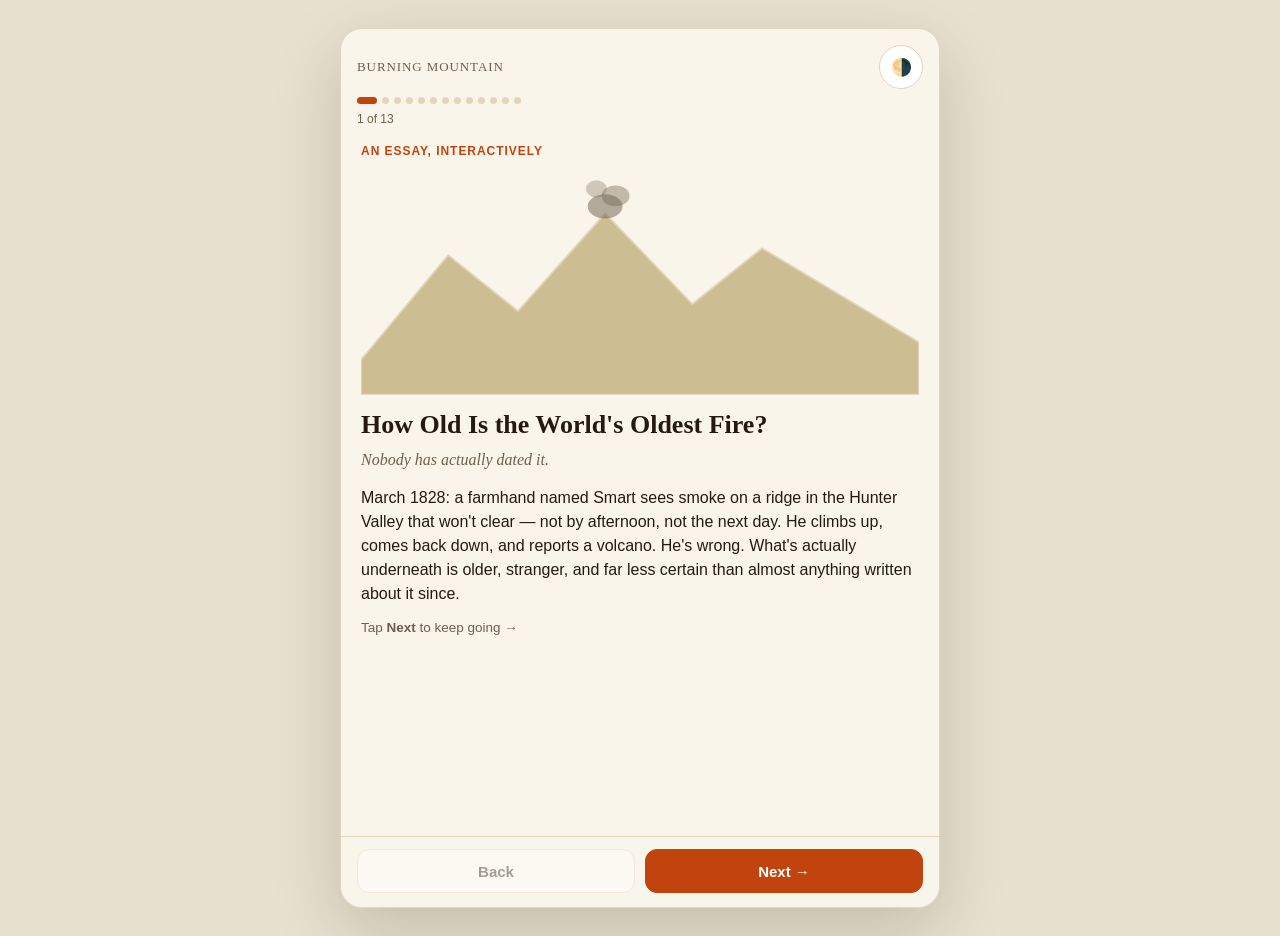
<file: explorations/20260707-how-old-is-the-world-s-oldest-fire-nobody-has-ac.html>
<!doctype html>
<html lang="en">
<head>
<meta charset="UTF-8">
<meta name="viewport" content="width=device-width, initial-scale=1, viewport-fit=cover">
<meta name="color-scheme" content="light dark">
<meta name="theme-color" media="(prefers-color-scheme: light)" content="#faf5eb">
<meta name="theme-color" media="(prefers-color-scheme: dark)" content="#161009">
<title>How Old Is the World's Oldest Fire? Nobody Has Actually Dated It</title>
<style>
  :root{
    color-scheme: light dark;
    --page-bg:#e9e1d0;
    --bg:#faf5eb;
    --bg-soft:#f1e8d8;
    --surface:#ffffff;
    --card-back-bg:#efe2c8;
    --text:#241a12;
    --text-dim:#6e5f4d;
    --accent:#c1440e;
    --accent-strong:#96330a;
    --accent-2:#8a7215;
    --border:#e3d5bd;
    --good:#2f7a4f;
    --good-bg:#e5f4ea;
    --bad:#b3261e;
    --bad-bg:#fbeceb;
    --shadow:rgba(30,20,10,0.18);
    --mountain-fill:#cdbd93;
    --scar-fill:#a3937c;
    --serif: Georgia, 'Times New Roman', Times, serif;
    --sans: -apple-system, BlinkMacSystemFont, 'Segoe UI', Roboto, Helvetica, Arial, sans-serif;
  }
  @media (prefers-color-scheme: dark){
    :root:not([data-theme="light"]){
      --page-bg:#0a0807;
      --bg:#161009;
      --bg-soft:#1e150d;
      --surface:#201810;
      --card-back-bg:#2a1e12;
      --text:#f3e9db;
      --text-dim:#b7a690;
      --accent:#ff7a3c;
      --accent-strong:#ffb37a;
      --accent-2:#e3c25a;
      --border:#3a2c1c;
      --good:#6fce97;
      --good-bg:#173a26;
      --bad:#ff8a80;
      --bad-bg:#3a1e1a;
      --shadow:rgba(0,0,0,0.5);
      --mountain-fill:#3a2f1e;
      --scar-fill:#544632;
    }
  }
  :root[data-theme="dark"]{
    --page-bg:#0a0807;
    --bg:#161009;
    --bg-soft:#1e150d;
    --surface:#201810;
    --card-back-bg:#2a1e12;
    --text:#f3e9db;
    --text-dim:#b7a690;
    --accent:#ff7a3c;
    --accent-strong:#ffb37a;
    --accent-2:#e3c25a;
    --border:#3a2c1c;
    --good:#6fce97;
    --good-bg:#173a26;
    --bad:#ff8a80;
    --bad-bg:#3a1e1a;
    --shadow:rgba(0,0,0,0.5);
    --mountain-fill:#3a2f1e;
    --scar-fill:#544632;
  }

  *,*::before,*::after{ box-sizing:border-box; }
  html,body{ margin:0; padding:0; }
  body{
    background:var(--page-bg);
    color:var(--text);
    font-family:var(--sans);
    font-size:16px;
    line-height:1.5;
    -webkit-text-size-adjust:100%;
    display:flex;
    justify-content:center;
  }
  h1,h2,h3{ font-family:var(--serif); margin:0 0 8px; line-height:1.22; font-weight:700; }
  p{ margin:0 0 12px; }
  p:last-child{ margin-bottom:0; }
  button{ font-family:inherit; }
  img,svg{ max-width:100%; display:block; }

  .app{
    width:100%;
    max-width:600px;
    min-height:100vh;
    min-height:100dvh;
    background:var(--bg);
    display:flex;
    flex-direction:column;
    position:relative;
  }
  @media (min-width:640px){
    body{ align-items:flex-start; padding:28px 16px; }
    .app{
      min-height:min(880px,100dvh);
      border-radius:22px;
      box-shadow:0 24px 70px var(--shadow);
      border:1px solid var(--border);
      overflow:hidden;
      margin:0 auto;
    }
  }

  .topbar{
    display:flex;
    align-items:center;
    justify-content:space-between;
    gap:12px;
    padding:16px 16px 8px;
  }
  .brand{
    font-family:var(--serif);
    font-size:13px;
    letter-spacing:.07em;
    text-transform:uppercase;
    color:var(--text-dim);
  }
  .theme-toggle{
    width:44px;height:44px;
    min-height:44px;
    border-radius:50%;
    border:1px solid var(--border);
    background:var(--surface);
    font-size:17px;
    display:flex;align-items:center;justify-content:center;
    cursor:pointer;
    flex:none;
    padding:0;
  }
  .dots{
    display:flex;
    gap:5px;
    padding:0 16px 6px;
    flex-wrap:wrap;
  }
  .dot{
    width:7px;height:7px;border-radius:50%;
    background:var(--border);
    transition:width .25s ease, background .25s ease;
    flex:none;
  }
  .dot.is-current{ width:20px; border-radius:4px; background:var(--accent); }
  .counter{
    font-size:12px;color:var(--text-dim); padding:0 16px 8px;
  }

  .viewport{
    flex:1 1 auto;
    overflow-y:auto;
    -webkit-overflow-scrolling:touch;
    padding:6px 20px 24px;
  }
  .scene{ display:none; }
  .scene.is-active{ display:block; animation:fadeIn .35s ease; }
  @keyframes fadeIn{ from{opacity:0; transform:translateY(8px);} to{opacity:1; transform:translateY(0);} }

  .eyebrow{
    font-size:12px; font-weight:700; letter-spacing:.08em; text-transform:uppercase;
    color:var(--accent); margin-bottom:8px;
  }
  h1.title{ font-size:26px; margin-bottom:8px; }
  h2.title{ font-size:22px; margin-bottom:10px; }
  .subtitle{ font-family:var(--serif); font-style:italic; color:var(--text-dim); font-size:16px; margin-bottom:14px; }
  .lede{ font-size:16px; }
  .dim{ color:var(--text-dim); }
  .small{ font-size:13.5px; }

  .navbar{
    display:flex; align-items:center; gap:10px;
    padding:12px 16px calc(14px + env(safe-area-inset-bottom));
    border-top:1px solid var(--border);
    background:var(--bg);
    flex:none;
  }
  .btn{
    min-height:44px;
    border-radius:12px;
    border:1px solid var(--border);
    background:var(--surface);
    color:var(--text);
    font-size:15px;
    font-weight:700;
    padding:0 18px;
    display:flex;align-items:center;justify-content:center;
    cursor:pointer;
    flex:1;
  }
  .btn-primary{ background:var(--accent); border-color:var(--accent); color:#fff; }
  .btn:disabled{ opacity:.4; cursor:default; }
  .btn-ghost{
    min-height:44px; border-radius:12px; border:1px dashed var(--border);
    background:transparent; color:var(--text-dim); font-size:14px; font-weight:600;
    padding:0 16px; cursor:pointer;
  }

  .card{
    background:var(--surface);
    border:1px solid var(--border);
    border-radius:14px;
    padding:16px;
    margin-bottom:14px;
  }
  .card h3{ font-size:15px; font-family:var(--sans); margin-bottom:6px; color:var(--accent-strong); }
  .chip-row{ display:flex; gap:8px; flex-wrap:wrap; margin:12px 0 4px; }
  .chip{
    background:var(--bg-soft); border:1px solid var(--border); border-radius:999px;
    padding:7px 12px; font-size:12.5px; color:var(--text-dim);
  }
  .equation{
    font-family:ui-monospace, SFMono-Regular, Menlo, Consolas, monospace;
    background:var(--bg-soft); border:1px dashed var(--border); border-radius:10px;
    padding:14px; text-align:center; font-size:16px; margin:14px 0; color:var(--accent-strong);
    font-weight:700;
  }
  .field-note{
    margin-top:14px; padding:12px 14px; border-left:3px solid var(--accent-2);
    background:var(--bg-soft); border-radius:0 10px 10px 0; font-size:14px;
    color:var(--text-dim); font-style:italic;
  }

  .slider-group{ margin:18px 0; }
  .slider-label{ display:flex; justify-content:space-between; align-items:baseline; font-size:13.5px; margin-bottom:8px; color:var(--text-dim); }
  .slider-label strong{ color:var(--text); font-size:15px; }
  input[type="range"]{
    width:100%; accent-color:var(--accent); height:28px; display:block; background:transparent;
  }
  .range-endpoints{ display:flex; justify-content:space-between; font-size:11.5px; color:var(--text-dim); margin-top:2px; }

  .reveal-panel{
    margin-top:16px; padding:16px; border-radius:14px; background:var(--bg-soft);
    border:1px solid var(--border); opacity:0; transform:translateY(6px);
    transition:opacity .4s ease, transform .4s ease; display:none;
  }
  .reveal-panel.shown{ opacity:1; transform:translateY(0); display:block; }
  .fact-list{ list-style:none; margin:12px 0 0; padding:0; font-size:13.5px; color:var(--text-dim); }
  .fact-list li{ padding:8px 0; border-top:1px solid var(--border); }
  .fact-list li:first-child{ border-top:none; padding-top:0; }

  .model-svg-wrap{ background:var(--bg-soft); border:1px solid var(--border); border-radius:14px; padding:10px; margin:14px 0; }
  .model-svg{ width:100%; height:auto; display:block; }
  .mountain-shape{ fill:var(--mountain-fill); stroke:var(--border); stroke-width:1; }
  .ground-line{ stroke:var(--border); stroke-width:1; }
  .seam-line{ stroke:var(--text-dim); stroke-width:1; opacity:.6; }
  .scar-rect{ fill:var(--scar-fill); }
  .ember-glow{ fill:var(--accent); opacity:.4; filter:blur(6px); animation:emberPulse 2s ease-in-out infinite; transform-box:fill-box; transform-origin:50% 50%; }
  .ember-dot{ fill:var(--accent-strong); animation:emberPulse 2s ease-in-out infinite; transform-box:fill-box; transform-origin:50% 50%; }
  @keyframes emberPulse{ 0%,100%{ transform:scale(1); opacity:.85; } 50%{ transform:scale(1.3); opacity:1; } }
  .readout{ display:flex; flex-direction:column; align-items:center; gap:4px; margin:12px 0 6px; text-align:center; }
  .readout .big{ font-family:var(--serif); font-size:25px; color:var(--accent-strong); font-weight:700; }
  .readout .compare{ font-size:13.5px; color:var(--text-dim); }

  .myth-grid{ display:grid; grid-template-columns:1fr; gap:14px; margin-top:6px; }
  @media (min-width:480px){ .myth-grid{ grid-template-columns:1fr 1fr; } }
  .flip-card{ min-height:196px; display:block; }
  .flip-card-inner{
    position:relative; min-height:196px; width:100%;
    transform-style:preserve-3d; transition:transform .6s cubic-bezier(.4,.2,.2,1);
    display:block; cursor:pointer;
  }
  .flip-card.is-flipped .flip-card-inner{ transform:rotateY(180deg); }
  .flip-face{
    position:absolute; inset:0; backface-visibility:hidden;
    border-radius:14px; padding:16px; border:1px solid var(--border);
    display:flex; flex-direction:column; justify-content:center; gap:8px;
    overflow-y:auto;
  }
  .flip-front{ background:var(--surface); }
  .flip-back{ background:var(--card-back-bg); transform:rotateY(180deg); }
  .flip-tag{ font-size:11px; letter-spacing:.08em; text-transform:uppercase; color:var(--text-dim); font-weight:700; }
  .flip-front .flip-tag{ color:var(--accent); }
  .flip-back .flip-tag{ color:var(--accent-2); }
  .flip-text{ font-size:15px; }
  .flip-hint{ position:absolute; bottom:10px; right:12px; font-size:11px; color:var(--text-dim); opacity:.7; }

  .choice-list{ display:flex; flex-direction:column; gap:10px; margin-top:4px; }
  .choice-btn{
    min-height:44px; text-align:left; padding:11px 14px; border-radius:12px;
    border:1px solid var(--border); background:var(--surface); color:var(--text);
    font-size:14.5px; cursor:pointer; line-height:1.35;
  }
  .choice-btn.is-correct{ border-color:var(--good); background:var(--good-bg); }
  .choice-btn.is-incorrect{ border-color:var(--bad); background:var(--bad-bg); }
  .choice-btn.is-selected{ border-color:var(--accent); box-shadow:inset 0 0 0 1px var(--accent); }
  .choice-btn:disabled{ cursor:default; }

  .quiz-progress{ font-size:12.5px; color:var(--text-dim); margin-bottom:6px; font-weight:600; letter-spacing:.03em; }
  .quiz-question{ font-family:var(--serif); font-size:18px; margin-bottom:12px; font-weight:700; }
  .quiz-feedback{
    margin-top:14px; padding:14px; border-radius:12px; background:var(--bg-soft);
    border:1px solid var(--border); font-size:14px;
  }
  .quiz-done{ margin-top:16px; text-align:center; }
  .quiz-done .score{ font-family:var(--serif); font-size:22px; color:var(--accent-strong); font-weight:700; }

  .scale-bar{ position:relative; height:26px; border-radius:8px; background:var(--accent-2); overflow:hidden; margin:16px 0 6px; }
  .scale-fire{ position:absolute; top:0; right:0; bottom:0; width:5px; background:var(--accent-strong); box-shadow:0 0 8px var(--accent-strong); }
  .scale-caption{ display:flex; justify-content:space-between; gap:10px; font-size:12px; color:var(--text-dim); }

  .compare-list{ display:flex; flex-direction:column; gap:12px; margin-top:4px; }
  .compare-item{ padding:14px; border-radius:12px; border:1px solid var(--border); background:var(--surface); }
  .compare-item h3{ font-size:15px; margin-bottom:4px; font-family:var(--sans); color:var(--accent-strong); }
  .compare-item p{ font-size:14px; color:var(--text-dim); margin:0; }

  .reveal-toggle{
    min-height:44px; width:100%; border-radius:12px; border:1px dashed var(--accent-2);
    background:transparent; color:var(--accent-strong); font-size:14px; font-weight:700;
    cursor:pointer; margin-top:10px;
  }
  .story-panel{
    margin-top:12px; padding:14px; border-radius:12px; background:var(--bg-soft);
    border:1px solid var(--border); font-size:14.5px;
  }

  .framing-panel{
    margin-top:16px; padding:16px; border-radius:14px; background:var(--bg-soft);
    border:1px solid var(--accent-2); display:none;
  }
  .framing-panel.shown{ display:block; }
  .framing-label{ font-size:10.5px; text-transform:uppercase; letter-spacing:.08em; color:var(--accent-2); font-weight:700; margin-bottom:8px; }
  .stance-ack{ margin-top:10px; font-size:14px; color:var(--text-dim); display:none; }
  .stance-ack.shown{ display:block; }

  .hero-svg{ margin:4px 0 14px; }
  .smoke{ fill:var(--text-dim); animation:drift 6s ease-in-out infinite; transform-box:fill-box; transform-origin:50% 100%; }
  .smoke.s2{ animation-delay:1.3s; }
  .smoke.s3{ animation-delay:2.6s; }
  @keyframes drift{
    0%{ transform:translateY(0) scale(1); opacity:.55; }
    50%{ transform:translateY(-11px) scale(1.1); opacity:.85; }
    100%{ transform:translateY(-24px) scale(1.2); opacity:0; }
  }

  .sources{ font-size:12.5px; color:var(--text-dim); border-top:1px solid var(--border); padding-top:14px; margin-top:18px; }

  @media (prefers-reduced-motion: reduce){
    .smoke, .ember-glow, .ember-dot, .scene.is-active{ animation:none !important; }
  }
</style>
</head>
<body>
<noscript>This page is interactive and needs JavaScript. Please open it in a standard web browser with JavaScript enabled.</noscript>
<div class="app">

  <header class="topbar">
    <span class="brand">Burning Mountain</span>
    <button class="theme-toggle" id="themeToggle" type="button" aria-label="Toggle color theme">🌗</button>
  </header>
  <div class="dots" id="dotsContainer" aria-hidden="true"></div>
  <div class="counter" id="counterEl"></div>

  <main class="viewport" id="viewport">

    <!-- SCENE 1 : HOOK -->
    <section class="scene is-active" id="scene-1" aria-label="Introduction">
      <div class="eyebrow">AN ESSAY, INTERACTIVELY</div>
      <svg class="hero-svg" viewBox="0 0 320 130" role="img" aria-label="A mountain ridge with smoke rising from a crack near its summit">
        <path class="mountain-shape" d="M0,110 L50,50 L90,82 L140,26 L190,78 L230,46 L320,100 L320,130 L0,130 Z"/>
        <ellipse class="smoke s1" cx="140" cy="22" rx="10" ry="7" opacity="0.5"/>
        <ellipse class="smoke s2" cx="146" cy="16" rx="8" ry="6" opacity="0.4"/>
        <ellipse class="smoke s3" cx="135" cy="12" rx="6" ry="5" opacity="0.3"/>
      </svg>
      <h1 class="title">How Old Is the World's Oldest Fire?</h1>
      <div class="subtitle">Nobody has actually dated it.</div>
      <p class="lede">March 1828: a farmhand named Smart sees smoke on a ridge in the Hunter Valley that won't clear — not by afternoon, not the next day. He climbs up, comes back down, and reports a volcano. He's wrong. What's actually underneath is older, stranger, and far less certain than almost anything written about it since.</p>
      <p class="dim small">Tap <strong>Next</strong> to keep going →</p>
    </section>

    <!-- SCENE 2 : PREDICT BEFORE REVEAL -->
    <section class="scene" id="scene-2" aria-label="Guess the fire's age">
      <div class="eyebrow">BEFORE YOU READ ON</div>
      <h2 class="title">Guess the fire's age</h2>
      <p class="lede">Every article about this place quotes the same number. Before you see it — how old do you think a still-burning coal fire actually is? Drag the slider, then lock in your guess.</p>

      <div class="slider-group">
        <div class="slider-label"><span>Your guess</span><strong id="guessValue">2,400 years</strong></div>
        <input type="range" id="guessSlider" min="0" max="100" step="1" value="15" aria-label="Guess the fire's age in years">
        <div class="range-endpoints"><span>younger</span><span>older</span></div>
      </div>

      <button class="btn btn-primary" id="lockGuessBtn" type="button" style="width:100%;">Lock in my guess</button>

      <div class="reveal-panel" id="guessReveal">
        <p id="verdictText" class="lede"></p>
        <ul class="fact-list">
          <li>Popular claim: about 6,000 years — unverified</li>
          <li>One fire scientist's floor: could run into the hundreds of thousands</li>
          <li>Peer-reviewed date published so far: none</li>
        </ul>
      </div>
    </section>

    <!-- SCENE 3 : DISCOVERY -->
    <section class="scene" id="scene-3" aria-label="The 1828 discovery">
      <div class="eyebrow">1828 – 1829</div>
      <h2 class="title">The volcano that wasn't</h2>
      <p class="lede">Smart told the station he'd found a volcano. Newspapers argued for months; nobody sent a geologist for nearly a year. When Reverend Charles Wilton finally climbed up in 1829 — almost by accident — he found sulphur vapour, stumps scorched from below, and no volcanic rock anywhere. His conclusion: coal, burning underground. He never dug to confirm it.</p>
      <div class="chip-row">
        <span class="chip">🌋 No volcanic rock</span>
        <span class="chip">🪵 Stumps scorched from below</span>
        <span class="chip">💨 Sulphur vapour from cracks</span>
      </div>
      <p class="small dim">A presumption, not a diagnosis — and it happened to hold up anyway.</p>
    </section>

    <!-- SCENE 4 : ABBOTT'S ARITHMETIC -->
    <section class="scene" id="scene-4" aria-label="Abbott's 1918 calculation">
      <div class="eyebrow">1918</div>
      <h2 class="title">Where &ldquo;6,000 years&rdquo; really comes from</h2>
      <p class="lede">Ninety years later, a pastoralist named William Abbott paced out the fire's dead, ash-grey scar: 6.5 kilometres, by his own count alone — never independently resurveyed since. He assumed the fire had always crept forward at the metre a year it seemed to manage then. One measurement. One assumption.</p>
      <div class="equation">6,500 m ÷ 1 m/year = 6,500 years</div>
      <p class="small dim">Almost every popular retelling since has repeated this as settled fact. It's arithmetic, not a dating method.</p>
    </section>

    <!-- SCENE 5 : MANIPULABLE MODEL -->
    <section class="scene" id="scene-5" aria-label="Interactive model of Abbott's calculation">
      <div class="eyebrow">TRY IT YOURSELF</div>
      <h2 class="title">Rebuild Abbott's sum</h2>
      <p class="lede">Abbott's whole method was one pacing divided by one assumed speed. Both were guesses. Move them yourself and watch the fire's &ldquo;age&rdquo; swing.</p>

      <div class="model-svg-wrap">
        <svg class="model-svg" viewBox="0 0 320 150" role="img" aria-label="Diagram of the ember creeping through the coal seam, leaving a scar behind it">
          <path class="mountain-shape" d="M0,120 L40,72 L70,96 L110,42 L150,86 L190,58 L230,100 L260,76 L320,112 L320,150 L0,150 Z"/>
          <line class="ground-line" x1="0" y1="120" x2="320" y2="120"/>
          <line class="seam-line" x1="18" y1="112" x2="300" y2="112" stroke-dasharray="4 3"/>
          <rect id="scarRect" class="scar-rect" x="30" y="106" width="150" height="12" rx="3"/>
          <circle id="emberGlow" class="ember-glow" cx="180" cy="112" r="14"/>
          <circle id="emberDot" class="ember-dot" cx="180" cy="112" r="5"/>
        </svg>
      </div>

      <div class="readout">
        <div class="big" id="impliedYears">Implied age: 6,500 years</div>
        <div class="compare" id="impliedCompare">This is essentially Abbott's 1918 number.</div>
      </div>

      <div class="slider-group">
        <div class="slider-label"><span>Assumed creep speed</span><strong id="speedVal">1.00 m/yr</strong></div>
        <input type="range" id="speedSlider" min="0.03" max="3" step="0.01" value="1" aria-label="Assumed creep speed in metres per year">
      </div>
      <div class="slider-group">
        <div class="slider-label"><span>Scar length paced</span><strong id="distVal">6.5 km</strong></div>
        <input type="range" id="distSlider" min="4" max="9" step="0.1" value="6.5" aria-label="Scar length in kilometres">
      </div>
      <button class="btn-ghost" id="resetModelBtn" type="button">Reset to Abbott's numbers</button>

      <p class="small dim" style="margin-top:14px;">A single lit ember running along a ribbon of coal inside solid rock — like a cigarette burning down its own length without the flame touching the ash beside it.</p>
    </section>

    <!-- SCENE 6 : MYTH VS REALITY -->
    <section class="scene" id="scene-6" aria-label="Myth versus reality cards">
      <div class="eyebrow">CLAIM VS CATCH</div>
      <h2 class="title">Tap each card to flip it</h2>

      <div class="myth-grid">
        <div class="flip-card">
          <div class="flip-card-inner">
            <div class="flip-face flip-front">
              <div class="flip-tag">The claim</div>
              <div class="flip-text">&ldquo;It's been dated at 6,000 years.&rdquo;</div>
              <div class="flip-hint">tap ↻</div>
            </div>
            <div class="flip-face flip-back">
              <div class="flip-tag">The catch</div>
              <div class="flip-text">A 1918 grazier's arithmetic — one pacing of the scar, one assumed constant speed. No carbon date, no core sample, ever published.</div>
            </div>
          </div>
        </div>

        <div class="flip-card">
          <div class="flip-card-inner">
            <div class="flip-face flip-front">
              <div class="flip-tag">The claim</div>
              <div class="flip-text">&ldquo;Burning Mountain was discovered in 1828.&rdquo;</div>
              <div class="flip-hint">tap ↻</div>
            </div>
            <div class="flip-face flip-back">
              <div class="flip-tag">The catch</div>
              <div class="flip-text">Wonnarua people already knew the mountain intimately, mining its sulphur and alum for medicine long before a colonist saw smoke.</div>
            </div>
          </div>
        </div>

        <div class="flip-card">
          <div class="flip-card-inner">
            <div class="flip-face flip-front">
              <div class="flip-tag">The claim</div>
              <div class="flip-text">&ldquo;It's a raging underground inferno.&rdquo;</div>
              <div class="flip-hint">tap ↻</div>
            </div>
            <div class="flip-face flip-back">
              <div class="flip-tag">The catch</div>
              <div class="flip-text">It's one small ember — maybe the size of a shipping container — creeping through a coal seam. Everything behind it is already dead and cold.</div>
            </div>
          </div>
        </div>

        <div class="flip-card">
          <div class="flip-card-inner">
            <div class="flip-face flip-front">
              <div class="flip-tag">The claim</div>
              <div class="flip-text">&ldquo;Its size and heat are precisely measured.&rdquo;</div>
              <div class="flip-hint">tap ↻</div>
            </div>
            <div class="flip-face flip-back">
              <div class="flip-tag">The catch</div>
              <div class="flip-text">Nobody's drilled into the fire. The ~1,000°C, five-to-ten-metre estimates are inferred from what leaks to the surface — some accounts say 1,700°C.</div>
            </div>
          </div>
        </div>
      </div>
    </section>

    <!-- SCENE 7 : REIN'S CORRECTION -->
    <section class="scene" id="scene-7" aria-label="The fire scientist's correction">
      <div class="eyebrow">THE OTHER HALF OF THE STORY</div>
      <h2 class="title">A floor, not an answer</h2>

      <div class="card">
        <p style="margin:0;">Guillermo Rein studies smouldering combustion at Imperial College London and has visited the mountain himself. His view: 6,000 years is the least it could be, not a confirmed date — because a fire's speed through coal depends on seam thickness, oxygen, and ground cover, all of which vary across 6.5 kilometres.</p>
      </div>

      <div class="card">
        <h3>Nobody's measured the size, either</h3>
        <p style="margin:0;">The five-to-ten-metre hot zone everyone quotes — something between a shipping container and a small house, burning around 1,000°C — is inferred from what vents to the surface. Some accounts say 1,700°C. Nobody has drilled in to check.</p>
      </div>

      <div class="field-note">Climb the marked track today — four kilometres over ground still too scorched for much to grow — and you reach a platform crusted in sulphur, gypsum and alum, with a rotten-egg whiff of hydrogen sulphide even in summer.</div>

      <p class="small dim" style="margin-top:14px;">&ldquo;Unresolved&rdquo; is the honest word. Not &ldquo;6,000, confirmed.&rdquo; Not &ldquo;probably 600,000.&rdquo;</p>
    </section>

    <!-- SCENE 8 : THE COAL ITSELF -->
    <section class="scene" id="scene-8" aria-label="The age of the coal itself">
      <div class="eyebrow">THE FUEL, NOT THE FLAME</div>
      <h2 class="title">6,000 years is a rounding error</h2>
      <p class="lede">The coal this ember is eating — the Greta Coal Measures — formed in the Early Permian, roughly 260 to 290 million years ago. (You'll sometimes see 235 million quoted; that figure looks garbled, and I can't confirm it either.) Even the fire's wildest guessed age barely registers against that.</p>

      <div class="scale-bar"><div class="scale-fire" aria-hidden="true"></div></div>
      <div class="scale-caption">
        <span>Coal: ~260–290 million years</span>
        <span>Fire, at most: ~0.2% of that</span>
      </div>
    </section>

    <!-- SCENE 9 : WONNARUA -->
    <section class="scene" id="scene-9" aria-label="Wonnarua knowledge of the site">
      <div class="eyebrow">BEFORE 1828</div>
      <h2 class="title">Already known, already used</h2>
      <p class="lede">&ldquo;Discovered in 1828&rdquo; means &ldquo;noticed by a colonist.&rdquo; Wonnarua women were grinding sulphur and alum crystallised at the mountain's vents into medicine long before Smart saw smoke — among the earliest documented uses of either mineral anywhere, feeding a trade network colonial dispossession later severed.</p>

      <button class="reveal-toggle" id="wonnaruaToggle" type="button">How the Wonnarua tell the fire's origin ▾</button>
      <div class="story-panel" id="wonnaruaStory" hidden>A warrior dies defending his people. The woman who loved him climbs the summit and won't leave. Her grief becomes too much for the sky-god Baiame to let run its course — so he turns her to stone rather than let it kill her. Her grief becomes the fire that still burns beneath where she stood.</div>

      <p class="small dim" style="margin-top:14px;">Some retellings inflate &ldquo;among the earliest documented&rdquo; into &ldquo;the first culture on Earth&rdquo; — a claim that's close to unprovable either way.</p>
    </section>

    <!-- SCENE 10 : OTHER BURNING MOUNTAINS -->
    <section class="scene" id="scene-10" aria-label="Other long burning fires around the world">
      <div class="eyebrow">NOT A ONE-OFF</div>
      <h2 class="title">The world has more than one</h2>

      <div class="compare-list">
        <div class="compare-item">
          <h3>Brennender Berg, Germany</h3>
          <p>Ignited in 1668 — a mining accident, or by legend a shepherd's fire. Goethe detoured to see it in 1770. At &ldquo;only&rdquo; three and a half centuries old, it makes Wingen's claimed six millennia look almost implausible by comparison.</p>
        </div>
        <div class="compare-item">
          <h3>Jharia, India</h3>
          <p>Burning continuously since 1916. A 1970s survey counted roughly seventy fires at once — though they've merged, died out and reignited ever since, even as the ground above keeps sinking.</p>
        </div>
        <div class="compare-item">
          <h3>China, ongoing</h3>
          <p>On the order of 20 million tonnes of coal burn in uncontrolled fires yearly, by common estimates — with perhaps ten times that much more sealed off as unminable.</p>
        </div>
      </div>
    </section>

    <!-- SCENE 11 : QUIZ -->
    <section class="scene" id="scene-11" aria-label="Quiz">
      <div class="eyebrow">QUICK CHECK</div>
      <h2 class="title">Three questions</h2>

      <div class="quiz-progress" id="quizProgress">Question 1 of 3</div>
      <div class="quiz-question" id="quizQuestion"></div>
      <div class="choice-list" id="quizOptions"></div>
      <div class="quiz-feedback" id="quizFeedback" hidden></div>
      <button class="btn btn-primary" id="quizContinueBtn" type="button" style="width:100%; margin-top:14px;" hidden>Next question</button>

      <div class="quiz-done" id="quizDone" hidden>
        <div class="score"><span id="quizScoreVal">0</span> / 3</div>
        <p class="small dim">The score matters less than the explanations above — that's the whole point of this essay.</p>
      </div>
    </section>

    <!-- SCENE 12 : FINAL SYNTHESIS -->
    <section class="scene" id="scene-12" aria-label="Closing question and framing">
      <div class="eyebrow">ONE LAST CONNECTION</div>
      <h2 class="title">Why did the number stick?</h2>
      <p class="lede">Here's a question with no graded answer. Why do you think &ldquo;6,000 years, older than the pyramids&rdquo; spread so fast and stuck so hard?</p>

      <div class="choice-list" id="stanceList">
        <button class="choice-btn stance-btn" type="button" data-i="0">It's probably close to true</button>
        <button class="choice-btn stance-btn" type="button" data-i="1">Nobody had a reason to check it</button>
        <button class="choice-btn stance-btn" type="button" data-i="2">Round numbers travel better than hedges</button>
      </div>

      <p class="stance-ack" id="stanceAck"></p>

      <div class="framing-panel" id="framingPanel">
        <div class="framing-label">The essay's own framing — a pattern, not a proof</div>
        <p style="margin:0;">Picture the mountain itself: one small live ember trailing a long dead scar. Abbott struck the spark in 1918 — one grazier, one guess. Every retelling since is scar tissue: distance added by repetition, not by heat. The still-hot edge, where the number is actually contested, is Rein's objection — small, and persistently underweighted.</p>
      </div>
    </section>

    <!-- SCENE 13 : CLOSING -->
    <section class="scene" id="scene-13" aria-label="Closing">
      <div class="eyebrow">STILL BURNING</div>
      <h2 class="title">What's still unresolved</h2>
      <p class="lede">No one's funded a real date for this fire. No one's traced exactly how &ldquo;among the earliest&rdquo; became &ldquo;the first culture on Earth.&rdquo; No one's built a clean side-by-side of the world's long-burning fires — Wingen, Jharia, the Brennender Berg — by what's measured versus merely inferred.</p>
      <p class="lede">Somewhere in the Hunter Valley right now, a two-hundred-year-old newspaper argument is still, technically, unresolved — and about a metre further along than when you started reading this.</p>
      <div class="sources">Referenced: Trove (National Library of Australia); Rev. C.P.N. Wilton, 1829; William Abbott, &ldquo;Mt. Wingen and the Wingen Coal Measures,&rdquo; 1918; Guillermo Rein, Imperial College London; Cara Cross, &ldquo;Our Country, Our Healer,&rdquo; ANU Press, 2021; the Wonnarua Nation.</div>
    </section>

  </main>

  <footer class="navbar">
    <button class="btn" id="backBtn" type="button">Back</button>
    <button class="btn btn-primary" id="nextBtn" type="button">Next</button>
  </footer>
</div>

<script>
(function(){
  "use strict";

  var root = document.documentElement;
  var themeBtn = document.getElementById("themeToggle");
  var themeMode = "auto";
  function applyTheme(){
    if (themeMode === "auto"){ root.removeAttribute("data-theme"); themeBtn.textContent = "🌗"; }
    else if (themeMode === "dark"){ root.setAttribute("data-theme","dark"); themeBtn.textContent = "🌙"; }
    else { root.setAttribute("data-theme","light"); themeBtn.textContent = "☀️"; }
  }
  themeBtn.addEventListener("click", function(){
    themeMode = themeMode === "auto" ? "dark" : (themeMode === "dark" ? "light" : "auto");
    applyTheme();
  });
  applyTheme();

  var scenes = Array.prototype.slice.call(document.querySelectorAll(".scene"));
  var dotsContainer = document.getElementById("dotsContainer");
  var counterEl = document.getElementById("counterEl");
  var backBtn = document.getElementById("backBtn");
  var nextBtn = document.getElementById("nextBtn");
  var viewport = document.getElementById("viewport");
  var current = 0;

  scenes.forEach(function(){
    var d = document.createElement("div");
    d.className = "dot";
    dotsContainer.appendChild(d);
  });
  var dotEls = Array.prototype.slice.call(dotsContainer.children);

  function render(){
    scenes.forEach(function(s,i){ s.classList.toggle("is-active", i === current); });
    dotEls.forEach(function(d,i){ d.classList.toggle("is-current", i === current); });
    backBtn.disabled = current === 0;
    nextBtn.textContent = (current === scenes.length - 1) ? "Restart ↺" : "Next →";
    counterEl.textContent = (current + 1) + " of " + scenes.length;
    viewport.scrollTop = 0;
  }
  backBtn.addEventListener("click", function(){
    if (current > 0){ current--; render(); }
  });
  nextBtn.addEventListener("click", function(){
    current = (current === scenes.length - 1) ? 0 : current + 1;
    render();
  });
  document.addEventListener("keydown", function(e){
    if (e.key === "ArrowRight") nextBtn.click();
    if (e.key === "ArrowLeft") backBtn.click();
  });
  render();

  function formatNum(n){
    return Math.round(n).toString().replace(/\B(?=(\d{3})+(?!\d))/g, ",");
  }

  var guessSlider = document.getElementById("guessSlider");
  var guessValue = document.getElementById("guessValue");
  var lockGuessBtn = document.getElementById("lockGuessBtn");
  var guessReveal = document.getElementById("guessReveal");
  var verdictText = document.getElementById("verdictText");

  function sliderToYears(v){
    return Math.round((1000 * Math.pow(300, v/100)) / 100) * 100;
  }
  function updateGuessLabel(){
    guessValue.textContent = formatNum(sliderToYears(Number(guessSlider.value))) + " years";
  }
  function verdictFor(g){
    if (g < 4000) return "Even the popular (unverified) figure of about 6,000 years beats your guess — and plenty of people think 6,000 is itself too low.";
    if (g <= 9000) return "You landed almost exactly on the number every article quotes. One catch: that number is a grazier's back-of-envelope guess from 1918, not a measurement.";
    if (g <= 90000) return "You're already more skeptical than most tourism brochures — right around where the one scientist who's studied this seriously thinks the truth might sit.";
    return "You're thinking like Guillermo Rein, the fire scientist who calls 6,000 years \u201ca floor, not an answer.\u201d Nobody can confirm your number either — that's really the point.";
  }
  guessSlider.addEventListener("input", updateGuessLabel);
  lockGuessBtn.addEventListener("click", function(){
    var years = sliderToYears(Number(guessSlider.value));
    verdictText.textContent = verdictFor(years);
    guessReveal.classList.add("shown");
    lockGuessBtn.disabled = true;
    guessSlider.disabled = true;
  });
  updateGuessLabel();

  var speedSlider = document.getElementById("speedSlider");
  var distSlider = document.getElementById("distSlider");
  var speedVal = document.getElementById("speedVal");
  var distVal = document.getElementById("distVal");
  var impliedYearsEl = document.getElementById("impliedYears");
  var impliedCompareEl = document.getElementById("impliedCompare");
  var scarRect = document.getElementById("scarRect");
  var emberDot = document.getElementById("emberDot");
  var emberGlow = document.getElementById("emberGlow");
  var resetModelBtn = document.getElementById("resetModelBtn");

  var SCAR_X0 = 30;
  var WPX_MIN = 40, WPX_MAX = 260;

  function compareText(years){
    if (years <= 2500) return "Faster than the mountain's own current pace really supports.";
    if (years <= 9500) return "This is essentially Abbott's 1918 number.";
    if (years <= 60000) return "Past the popular claim — into territory Rein won't rule out.";
    return "Six-figure territory now — the scale of Rein's \u201ccould be hundreds of thousands\u201d hunch.";
  }

  function updateModel(){
    var speed = Number(speedSlider.value);
    var dist = Number(distSlider.value);
    speedVal.textContent = speed.toFixed(2) + " m/yr";
    distVal.textContent = dist.toFixed(1) + " km";

    var years = (dist * 1000) / speed;
    impliedYearsEl.textContent = "Implied age: " + formatNum(years) + " years";
    impliedCompareEl.textContent = compareText(years);

    var wpx = WPX_MIN + ((dist - 4) / (9 - 4)) * (WPX_MAX - WPX_MIN);
    scarRect.setAttribute("width", wpx.toFixed(1));
    var cx = SCAR_X0 + wpx;
    emberDot.setAttribute("cx", cx.toFixed(1));
    emberGlow.setAttribute("cx", cx.toFixed(1));

    var dur = Math.max(0.4, Math.min(3, 2.6 / speed));
    emberDot.style.animationDuration = dur.toFixed(2) + "s";
    emberGlow.style.animationDuration = dur.toFixed(2) + "s";
  }
  speedSlider.addEventListener("input", updateModel);
  distSlider.addEventListener("input", updateModel);
  resetModelBtn.addEventListener("click", function(){
    speedSlider.value = 1;
    distSlider.value = 6.5;
    updateModel();
  });
  updateModel();

  var flipCards = document.querySelectorAll(".flip-card");
  flipCards.forEach(function(card){
    card.setAttribute("tabindex", "0");
    card.setAttribute("role", "button");
    var front = card.querySelector(".flip-front .flip-text");
    if (front) card.setAttribute("aria-label", "Flip card: " + front.textContent.trim());
    function toggle(){ card.classList.toggle("is-flipped"); }
    card.addEventListener("click", toggle);
    card.addEventListener("keydown", function(e){
      if (e.key === "Enter" || e.key === " "){ e.preventDefault(); toggle(); }
    });
  });

  var wonnaruaToggle = document.getElementById("wonnaruaToggle");
  var wonnaruaStory = document.getElementById("wonnaruaStory");
  wonnaruaToggle.addEventListener("click", function(){
    var isHidden = wonnaruaStory.hasAttribute("hidden");
    if (isHidden){
      wonnaruaStory.removeAttribute("hidden");
      wonnaruaToggle.textContent = "Hide the Wonnarua origin story ▴";
    } else {
      wonnaruaStory.setAttribute("hidden", "");
      wonnaruaToggle.textContent = "How the Wonnarua tell the fire's origin ▾";
    }
  });

  var QUIZ = [
    {
      q: "Who first published the \u201c6,000 years\u201d figure for Burning Mountain?",
      options: [
        "A team of geologists, in a peer-reviewed journal",
        "A grazier named William Abbott, in a 1918 book",
        "Reverend Charles Wilton, in 1829",
        "The Wonnarua Nation's oral history"
      ],
      correct: 1,
      explain: "Abbott paced the 6.5km scar and divided by an assumed 1 metre/year. No dating method, no peer review — just one man's arithmetic in a self-published book."
    },
    {
      q: "What does fire scientist Guillermo Rein actually claim?",
      options: [
        "6,000 years is precisely correct",
        "The fire is much younger than 6,000 years",
        "6,000 years is a floor — the real age could be far higher",
        "The fire's age is unknowable and not worth discussing"
      ],
      correct: 2,
      explain: "Rein isn't saying Abbott was wrong — he's saying 6,000 is the least it could be. Speed depends on coal thickness, oxygen and ground cover, all of which vary along the scar. His 'hundreds of thousands' is an informed hunch, not a published figure either."
    },
    {
      q: "What was happening at Burning Mountain before 1828?",
      options: [
        "Nothing — the site was untouched",
        "Wonnarua people were grinding its sulphur and alum into medicine",
        "It was a dormant, unremarkable hill",
        "European colonists were already mining it"
      ],
      correct: 1,
      explain: "\u201cDiscovered in 1828\u201d just means \u201cnoticed by a colonial farmhand.\u201d Wonnarua women worked the mountain's vents for sulphur and alum, feeding a trade network — among the earliest documented medicinal use of either mineral anywhere, per a 2021 study."
    }
  ];
  var quizIndex = 0, quizScore = 0, quizAnswered = false;
  var quizProgress = document.getElementById("quizProgress");
  var quizQuestion = document.getElementById("quizQuestion");
  var quizOptions = document.getElementById("quizOptions");
  var quizFeedback = document.getElementById("quizFeedback");
  var quizContinueBtn = document.getElementById("quizContinueBtn");
  var quizDone = document.getElementById("quizDone");
  var quizScoreVal = document.getElementById("quizScoreVal");

  function renderQuiz(){
    var item = QUIZ[quizIndex];
    quizAnswered = false;
    quizProgress.textContent = "Question " + (quizIndex + 1) + " of " + QUIZ.length;
    quizQuestion.textContent = item.q;
    quizOptions.innerHTML = "";
    quizFeedback.hidden = true;
    quizContinueBtn.hidden = true;
    quizDone.hidden = true;

    item.options.forEach(function(opt, i){
      var b = document.createElement("button");
      b.type = "button";
      b.className = "choice-btn";
      b.textContent = opt;
      b.addEventListener("click", function(){ selectAnswer(i); });
      quizOptions.appendChild(b);
    });
  }
  function selectAnswer(i){
    if (quizAnswered) return;
    quizAnswered = true;
    var item = QUIZ[quizIndex];
    var buttons = quizOptions.querySelectorAll(".choice-btn");
    buttons.forEach(function(b, idx){
      b.disabled = true;
      if (idx === item.correct) b.classList.add("is-correct");
      else if (idx === i) b.classList.add("is-incorrect");
    });
    if (i === item.correct) quizScore++;
    quizFeedback.hidden = false;
    quizFeedback.textContent = (i === item.correct ? "Right. " : "Not quite. ") + item.explain;

    if (quizIndex < QUIZ.length - 1){
      quizContinueBtn.hidden = false;
    } else {
      quizScoreVal.textContent = quizScore;
      quizDone.hidden = false;
    }
  }
  quizContinueBtn.addEventListener("click", function(){
    quizIndex++;
    renderQuiz();
  });
  renderQuiz();

  var stanceBtns = document.querySelectorAll(".stance-btn");
  var stanceAck = document.getElementById("stanceAck");
  var framingPanel = document.getElementById("framingPanel");
  var STANCE_ACK = [
    "Maybe — and nobody's disproven it. But \u201cnot disproven\u201d isn't the same as \u201cconfirmed.\u201d",
    "Close to what actually happened: for over a century, almost nobody with the right tools looked hard.",
    "This essay's own writer would bet on this one too."
  ];
  stanceBtns.forEach(function(btn, i){
    btn.addEventListener("click", function(){
      stanceBtns.forEach(function(b){ b.classList.remove("is-selected"); });
      btn.classList.add("is-selected");
      stanceAck.textContent = STANCE_ACK[i];
      stanceAck.classList.add("shown");
      framingPanel.classList.add("shown");
    });
  });

})();
</script>
</body>
</html>
</file>
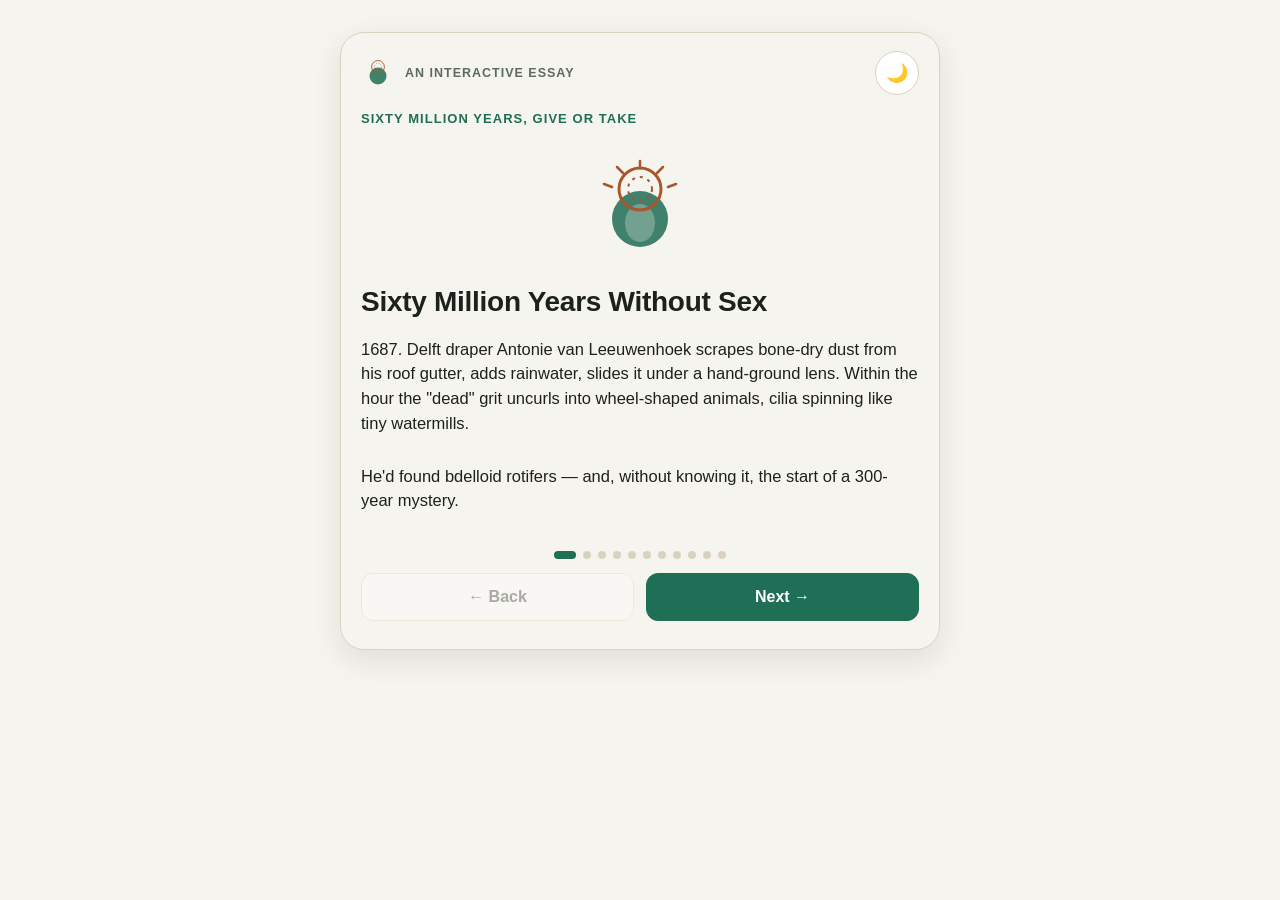
<file: explorations/20260707-sixty-million-years-without-sex.html>
<!doctype html>
<html lang="en">
<head>
<meta charset="UTF-8">
<meta name="viewport" content="width=device-width, initial-scale=1, viewport-fit=cover">
<title>Sixty Million Years Without Sex</title>
<style>
:root{
  --bg:#f6f4ee;
  --bg-soft:#ece7da;
  --surface:#ffffff;
  --text:#1c211d;
  --text-dim:#5c6a60;
  --accent:#1f6e56;
  --accent-strong:#154f3d;
  --accent-2:#a8562a;
  --on-accent:#ffffff;
  --line:#d9d2bf;
  --danger:#ac3b2a;
  --success:#1f6e56;
  --shadow:0 10px 30px rgba(28,33,29,0.10);
  --radius:16px;
  color-scheme: light;
}
@media (prefers-color-scheme: dark){
  :root{
    --bg:#0d1310; --bg-soft:#141c17; --surface:#1a231c; --text:#e9ede9; --text-dim:#9fb0a4;
    --accent:#57d6a3; --accent-strong:#8be8c1; --accent-2:#e2985f; --on-accent:#06120c;
    --line:#2b362f; --danger:#f0897a; --success:#57d6a3; --shadow:0 10px 30px rgba(0,0,0,0.5);
    color-scheme: dark;
  }
}
:root[data-theme="dark"]{
  --bg:#0d1310; --bg-soft:#141c17; --surface:#1a231c; --text:#e9ede9; --text-dim:#9fb0a4;
  --accent:#57d6a3; --accent-strong:#8be8c1; --accent-2:#e2985f; --on-accent:#06120c;
  --line:#2b362f; --danger:#f0897a; --success:#57d6a3; --shadow:0 10px 30px rgba(0,0,0,0.5);
  color-scheme: dark;
}
:root[data-theme="light"]{
  --bg:#f6f4ee; --bg-soft:#ece7da; --surface:#ffffff; --text:#1c211d; --text-dim:#5c6a60;
  --accent:#1f6e56; --accent-strong:#154f3d; --accent-2:#a8562a; --on-accent:#ffffff;
  --line:#d9d2bf; --danger:#ac3b2a; --success:#1f6e56; --shadow:0 10px 30px rgba(28,33,29,0.10);
  color-scheme: light;
}
*,*::before,*::after{box-sizing:border-box;}
html,body{margin:0;padding:0;}
body{
  background:var(--bg); color:var(--text);
  font-family:-apple-system,BlinkMacSystemFont,"Segoe UI",Roboto,Helvetica,Arial,sans-serif;
  font-size:17px; line-height:1.5;
  -webkit-text-size-adjust:100%;
}
h1,h2,h3,p{margin:0;}
svg{max-width:100%;display:block;}
button{font:inherit;}

.app-shell{max-width:600px;margin:0 auto;min-height:100vh;display:flex;flex-direction:column;padding:0 20px 28px;}
@media (min-width:640px){
  body{padding:32px 16px;}
  .app-shell{min-height:auto;box-shadow:var(--shadow);border-radius:24px;border:1px solid var(--line);padding-bottom:28px;}
}

noscript{display:block;background:var(--danger);color:#fff;text-align:center;padding:12px 16px;font-size:14px;}

.app-header{display:flex;align-items:center;justify-content:space-between;padding:18px 0 6px;gap:12px;}
.brand{display:flex;align-items:center;gap:10px;}
.brand-mark{width:34px;height:34px;flex:0 0 auto;}
.brand-text{font-size:12.5px;letter-spacing:.08em;text-transform:uppercase;color:var(--text-dim);font-weight:700;}
.theme-toggle{min-width:44px;min-height:44px;border-radius:999px;border:1px solid var(--line);background:var(--surface);font-size:18px;display:flex;align-items:center;justify-content:center;cursor:pointer;-webkit-tap-highlight-color:transparent;}

.scene-viewport{flex:1;position:relative;}
.scene{display:none;flex-direction:column;gap:18px;padding:8px 0 24px;}
.scene.is-active{display:flex;animation:sceneIn .4s ease;}
@keyframes sceneIn{from{opacity:0;transform:translateY(6px);}to{opacity:1;transform:translateY(0);}}

.kicker{font-size:13px;font-weight:700;letter-spacing:.08em;text-transform:uppercase;color:var(--accent);}
.scene-title{font-size:26px;line-height:1.22;font-weight:800;letter-spacing:-.01em;}
h1.scene-title{font-size:28px;}
.prose{font-size:16.5px;color:var(--text);}
.prose + .prose{margin-top:10px;}
.muted{color:var(--text-dim);font-size:14px;}
strong{color:var(--text);}

.panel{background:var(--surface);border:1px solid var(--line);border-radius:var(--radius);padding:16px;}

.btn{min-height:48px;padding:0 20px;border-radius:12px;border:1px solid var(--line);background:var(--surface);color:var(--text);font-size:16px;font-weight:700;cursor:pointer;display:inline-flex;align-items:center;justify-content:center;gap:8px;-webkit-tap-highlight-color:transparent;}
.btn-primary{background:var(--accent);border-color:var(--accent);color:var(--on-accent);}
.btn-block{width:100%;}
.btn:active{transform:scale(.98);}
.btn:disabled{opacity:.35;cursor:default;}

.nav-bar{display:flex;flex-direction:column;gap:14px;padding-top:14px;}
.progress-dots{display:flex;justify-content:center;gap:7px;flex-wrap:wrap;}
.dot{width:8px;height:8px;border-radius:50%;background:var(--line);border:none;padding:0;cursor:pointer;}
.dot.is-active{background:var(--accent);width:22px;border-radius:5px;}
.nav-buttons{display:flex;gap:12px;}
.nav-buttons .btn{flex:1;}

.hero-icon{width:112px;height:112px;margin:6px auto 2px;}

.slider-row{display:flex;flex-direction:column;gap:12px;}
.value-readout{text-align:center;font-size:22px;font-weight:800;color:var(--accent-strong);}
.value-readout .unit{font-size:13.5px;font-weight:700;color:var(--text-dim);margin-left:6px;}
input[type=range]{-webkit-appearance:none;appearance:none;width:100%;height:44px;background:transparent;margin:0;padding:0;}
input[type=range]::-webkit-slider-runnable-track{height:8px;border-radius:4px;background:linear-gradient(to right, var(--accent) var(--fill,0%), var(--line) var(--fill,0%));}
input[type=range]::-webkit-slider-thumb{-webkit-appearance:none;width:26px;height:26px;border-radius:50%;background:var(--accent);border:3px solid var(--surface);box-shadow:0 1px 4px rgba(0,0,0,.35);margin-top:-9px;}
input[type=range]::-moz-range-track{height:8px;border-radius:4px;background:var(--line);}
input[type=range]::-moz-range-progress{height:8px;border-radius:4px;background:var(--accent);}
input[type=range]::-moz-range-thumb{width:26px;height:26px;border-radius:50%;background:var(--accent);border:3px solid var(--surface);}

.range-scale{position:relative;height:112px;margin-top:18px;}
.range-row{position:absolute;left:0;right:0;height:26px;}
.range-scale .label{position:absolute;top:-15px;left:0;font-size:11.5px;font-weight:700;color:var(--text-dim);}
.range-bar{position:absolute;top:0;height:26px;border-radius:6px;background:var(--accent);opacity:.88;}
.range-bar.alt{background:var(--accent-2);}
.guess-marker{position:absolute;top:2px;width:2px;height:82px;background:var(--danger);}
.guess-marker .marker-label{position:absolute;top:-15px;left:50%;transform:translateX(-50%);font-size:10.5px;font-weight:800;white-space:nowrap;color:var(--danger);}
.range-scale .axis{position:absolute;left:0;right:0;top:88px;height:1px;background:var(--line);}
.range-ticks{position:absolute;left:0;right:0;top:94px;height:16px;font-size:10.5px;color:var(--text-dim);}
.range-ticks span{position:absolute;transform:translateX(-50%);}
.verdict{font-weight:700;margin-bottom:4px;}

.year-chip{display:inline-block;background:var(--bg-soft);color:var(--accent-strong);border-radius:999px;padding:2px 10px;font-size:12px;font-weight:700;margin-right:8px;vertical-align:middle;}

.dose-readout{text-align:center;}
.dose-readout .num{font-size:30px;font-weight:800;color:var(--accent-strong);}
.dose-readout .gy{font-size:14px;color:var(--text-dim);margin-left:6px;}
.dose-mult{text-align:center;font-size:13.5px;color:var(--text-dim);min-height:18px;margin-top:2px;}
.tick-row{position:relative;height:18px;font-size:10.5px;color:var(--text-dim);margin-top:6px;}
.tick-row span{position:absolute;transform:translateX(-50%);}
.chromosome-wrap{background:var(--bg-soft);border-radius:var(--radius);padding:12px;border:1px solid var(--line);margin-top:10px;}
.chromosome-wrap svg{width:100%;height:auto;}
.status-line{font-size:15px;min-height:44px;display:flex;align-items:center;margin-top:6px;}

details{background:var(--surface);border:1px solid var(--line);border-radius:12px;overflow:hidden;}
details+details{margin-top:10px;}
summary{list-style:none;cursor:pointer;padding:14px 44px 14px 16px;font-weight:700;position:relative;min-height:20px;display:flex;align-items:center;-webkit-tap-highlight-color:transparent;}
summary::-webkit-details-marker{display:none;}
summary::after{content:"+";position:absolute;right:16px;top:50%;transform:translateY(-50%);font-size:20px;color:var(--accent);transition:transform .2s ease;}
details[open] summary::after{transform:translateY(-50%) rotate(45deg);}
.details-body{padding:0 16px 16px;color:var(--text-dim);font-size:15px;}
.details-body p+p{margin-top:8px;}

.flip-grid{display:grid;grid-template-columns:1fr 1fr;gap:12px;}
@media (max-width:380px){.flip-grid{grid-template-columns:1fr;}}
.flip-card{display:block;width:100%;min-height:168px;perspective:1200px;cursor:pointer;-webkit-tap-highlight-color:transparent;}
.flip-card-inner{position:relative;display:block;width:100%;height:100%;min-height:168px;transition:transform .5s cubic-bezier(.2,.8,.2,1);transform-style:preserve-3d;}
.flip-card.flipped .flip-card-inner{transform:rotateY(180deg);}
.flip-card-face{position:absolute;inset:0;display:flex;flex-direction:column;justify-content:center;min-height:168px;-webkit-backface-visibility:hidden;backface-visibility:hidden;border-radius:var(--radius);border:1px solid var(--line);padding:14px;text-align:left;}
.flip-card-front{background:var(--surface);}
.flip-card-back{background:var(--bg-soft);transform:rotateY(180deg);}
.flip-eyebrow{display:block;font-size:11px;text-transform:uppercase;letter-spacing:.06em;color:var(--text-dim);font-weight:700;margin-bottom:6px;}
.flip-card-front p{font-size:15px;font-weight:700;}
.flip-card-back p{font-size:13.5px;font-weight:500;color:var(--text);}
.flip-hint{display:block;font-size:11px;color:var(--text-dim);margin-top:10px;}

.quiz-progress{font-size:12.5px;color:var(--text-dim);font-weight:700;text-transform:uppercase;letter-spacing:.06em;}
.quiz-question{font-size:19px;font-weight:700;margin-top:6px;}
.quiz-options{display:flex;flex-direction:column;gap:10px;margin-top:14px;}
.quiz-option{min-height:48px;text-align:left;padding:12px 16px;border-radius:12px;border:1px solid var(--line);background:var(--surface);font-size:15.5px;font-weight:600;cursor:pointer;color:var(--text);}
.quiz-option.is-correct{border-color:var(--success);background:var(--bg-soft);background:color-mix(in srgb, var(--success) 18%, var(--surface));}
.quiz-option.is-incorrect{border-color:var(--danger);background:var(--bg-soft);background:color-mix(in srgb, var(--danger) 18%, var(--surface));}
.quiz-option:disabled{cursor:default;}
.quiz-feedback{margin-top:14px;padding:14px;border-radius:12px;font-size:14.5px;background:var(--bg-soft);border:1px solid var(--line);}
.quiz-feedback.is-correct{border-color:var(--success);}
.quiz-feedback.is-incorrect{border-color:var(--danger);}
.quiz-score{font-size:34px;font-weight:800;color:var(--accent-strong);text-align:center;margin-bottom:6px;}

.stance-list{display:flex;flex-direction:column;gap:10px;}
.stance-btn{min-height:48px;padding:12px 16px;border-radius:12px;border:1px solid var(--line);background:var(--surface);font-size:15px;font-weight:600;text-align:left;cursor:pointer;color:var(--text);}
.stance-btn.is-selected{border-color:var(--accent);background:var(--bg-soft);}
.framing-box{border:1px solid var(--accent);border-radius:var(--radius);padding:16px;background:var(--bg-soft);}
.framing-label{display:inline-block;font-size:11px;font-weight:800;letter-spacing:.06em;text-transform:uppercase;color:var(--accent-strong);background:var(--surface);border:1px solid var(--accent);padding:3px 9px;border-radius:999px;margin-bottom:10px;}
.coda{margin-top:14px;font-style:italic;color:var(--text-dim);border-top:1px dashed var(--line);padding-top:14px;font-size:15px;}
</style>
</head>
<body>
<noscript>This page needs JavaScript for its interactions — please open it in a standard web browser.</noscript>
<div class="app-shell">
  <header class="app-header">
    <div class="brand">
      <svg class="brand-mark" viewBox="-6 -6 112 112" role="img" aria-label="Rotifer icon">
        <circle cx="50" cy="60" r="28" fill="var(--accent)" opacity="0.85"></circle>
        <circle cx="50" cy="30" r="21" fill="none" stroke="var(--accent-2)" stroke-width="3"></circle>
        <circle cx="50" cy="30" r="12" fill="none" stroke="var(--accent-2)" stroke-width="2" stroke-dasharray="3 5"></circle>
      </svg>
      <span class="brand-text">An interactive essay</span>
    </div>
    <button class="theme-toggle" id="themeToggle" type="button" aria-label="Toggle color theme">🌙</button>
  </header>

  <div class="scene-viewport" id="sceneViewport">

    <section class="scene is-active" id="scene-1" aria-label="Introduction">
      <p class="kicker">Sixty million years, give or take</p>
      <svg class="hero-icon" viewBox="-6 -6 112 112" role="img" aria-label="Illustration of a wheel-shaped rotifer, a crowned body under a lens">
        <circle cx="50" cy="60" r="28" fill="var(--accent)" opacity="0.85"></circle>
        <ellipse cx="50" cy="64" rx="15" ry="19" fill="var(--bg)" opacity="0.28"></ellipse>
        <circle cx="50" cy="30" r="21" fill="none" stroke="var(--accent-2)" stroke-width="3"></circle>
        <circle cx="50" cy="30" r="12" fill="none" stroke="var(--accent-2)" stroke-width="2" stroke-dasharray="3 5"></circle>
        <g stroke="var(--accent-2)" stroke-width="2.5" stroke-linecap="round">
          <line x1="50" y1="9" x2="50" y2="2"></line>
          <line x1="33" y1="14" x2="27" y2="8"></line>
          <line x1="67" y1="14" x2="73" y2="8"></line>
          <line x1="22" y1="28" x2="14" y2="25"></line>
          <line x1="78" y1="28" x2="86" y2="25"></line>
        </g>
      </svg>
      <h1 class="scene-title">Sixty Million Years Without Sex</h1>
      <p class="prose">1687. Delft draper Antonie van Leeuwenhoek scrapes bone-dry dust from his roof gutter, adds rainwater, slides it under a hand-ground lens. Within the hour the "dead" grit uncurls into wheel-shaped animals, cilia spinning like tiny watermills.</p>
      <p class="prose">He'd found bdelloid rotifers — and, without knowing it, the start of a 300-year mystery.</p>
    </section>

    <section class="scene" id="scene-2" aria-label="Predict the age">
      <p class="kicker">Predict, then peek</p>
      <h2 class="scene-title">Not one has ever been male</h2>
      <p class="prose">Of the hundreds of thousands of bdelloids ever logged — in ponds, moss, birdbaths — zero males. How many years do you think this lineage has gone without a single one?</p>
      <div class="panel slider-row">
        <div class="value-readout"><span id="predictValue">50</span><span class="unit">million years</span></div>
        <input type="range" id="predictSlider" min="1" max="120" value="50" step="1" aria-label="Your guess, in millions of years">
        <button class="btn btn-primary btn-block" id="lockGuessBtn" type="button">Lock in my guess</button>
      </div>
      <div class="panel" id="predictReveal" hidden aria-live="polite">
        <p class="verdict" id="predictVerdict"></p>
        <div class="range-scale">
          <div class="range-row" style="top:16px;">
            <span class="label">Fossil record</span>
            <div class="range-bar" style="left:29.2%;width:4.2%;"></div>
          </div>
          <div class="range-row" style="top:50px;">
            <span class="label">DNA divergence</span>
            <div class="range-bar alt" style="left:66.7%;width:16.7%;"></div>
          </div>
          <div class="guess-marker" id="guessMarker" style="left:41.7%;">
            <span class="marker-label">your guess</span>
          </div>
          <div class="axis"></div>
          <div class="range-ticks">
            <span style="left:0%;">0</span>
            <span style="left:25%;">30M</span>
            <span style="left:50%;">60M</span>
            <span style="left:75%;">90M</span>
            <span style="left:100%;">120M</span>
          </div>
        </div>
        <p class="muted">Fossils suggest 35–40 million years without males. DNA divergence suggests 80–100 million. "Sixty million" — this essay's own title included — is the headline's compromise between them, not a measurement either side has confirmed.</p>
      </div>
    </section>

    <section class="scene" id="scene-3" aria-label="Meet the investigator">
      <p class="kicker">Enter the detective</p>
      <h2 class="scene-title">A career spent telling threats from false alarms</h2>
      <p class="prose">By every rule evolutionary biology has for why sex exists, this lineage should have collapsed long ago. It hasn't. One investigator who'd spent a career separating real threats from false ones would eventually turn that same instinct on the rotifers — and become part of the story himself.</p>
      <div class="panel">
        <p><span class="year-chip">1958</span>The Meselson–Stahl experiment proves how DNA replicates — often called biology's most beautiful experiment.</p>
      </div>
      <div class="panel">
        <p><span class="year-chip">1969</span>Helps persuade Richard Nixon to unilaterally renounce the U.S. biological weapons program.</p>
      </div>
    </section>

    <section class="scene" id="scene-4" aria-label="The Yellow Rain investigation">
      <p class="kicker">The bee-feces heresy</p>
      <h2 class="scene-title">Yellow Rain</h2>
      <details open data-default-open="true">
        <summary>1983 — a heresy from bee droppings</summary>
        <div class="details-body">
          <p>Comparing alleged nerve-agent samples to bee droppings gathered around Cambridge, Massachusetts, Meselson stood up at an AAAS meeting and floated a heresy: the Reagan administration's flagship evidence of Soviet chemical warfare against Hmong villages — "Yellow Rain" — wasn't a nerve agent.</p>
        </div>
      </details>
      <details data-default-open="false">
        <summary>March 1984 — he goes to see for himself</summary>
        <div class="details-body">
          <p>In a jungle clearing at Khao Yai National Park, Meselson, bee biologist Thomas Seeley, and a Thai bee specialist watched the sky do exactly what villagers described — then got hit themselves, about a dozen spots apiece. A mass honeybee defecation flight. Pollen baked into the dried spots clinched it.</p>
        </div>
      </details>
    </section>

    <section class="scene" id="scene-5" aria-label="Play with the repair mechanism">
      <p class="kicker">Play with the machine</p>
      <h2 class="scene-title">The repair system that shrugs off radiation</h2>
      <p class="prose">Losing water shatters a bdelloid's DNA into hundreds of pieces — then repair enzymes splice it back. That machinery has a strange side effect. Drag the dose.</p>
      <div class="panel">
        <div class="dose-readout"><span class="num" id="doseValue">0</span><span class="gy">grays (Gy)</span></div>
        <input type="range" id="doseSlider" min="0" max="2000" value="0" step="10" aria-label="Radiation dose in grays">
        <div class="tick-row">
          <span style="left:0%;">0</span>
          <span style="left:28%;">560</span>
          <span style="left:50%;">1,000</span>
          <span style="left:60%;">1,200</span>
          <span style="left:100%;">2,000</span>
        </div>
        <div class="chromosome-wrap">
          <svg viewBox="-40 0 380 100" role="img" aria-label="Schematic chromosome fragmenting as dose rises">
            <line id="backbone" x1="0" y1="50" x2="320" y2="50" stroke="var(--line)" stroke-width="3"></line>
            <g id="fragments" fill="var(--accent)"></g>
          </svg>
          <p class="muted" style="text-align:center;margin-top:4px;">Schematic — illustrative, not a measured fragment count.</p>
        </div>
        <p class="status-line" id="doseStatus" aria-live="polite"></p>
        <p class="dose-mult" id="doseMult"></p>
      </div>
      <details data-default-open="false">
        <summary>Why does radiation do nothing?</summary>
        <div class="details-body">
          <p>A 2023 study found this isn't a radiation-specific defense: it's the desiccation-repair system firing on damage it was never built to see. Lineages that gave up drying out for permanently wet habitats lost the tolerance right along with it.</p>
        </div>
      </details>
    </section>

    <section class="scene" id="scene-6" aria-label="Twenty-five years of verdicts">
      <p class="kicker">Twenty-five years, four verdicts</p>
      <h2 class="scene-title">The case: opened, closed, reopened</h2>
      <details data-default-open="false">
        <summary><span class="year-chip">2000</span>Case closed</summary>
        <div class="details-body"><p>Meselson &amp; Mark Welch, in <em>Science</em>: bdelloid gene pairs are oddly divergent — read as eons without sex. Textbook "ancient asexual scandal."</p></div>
      </details>
      <details data-default-open="false">
        <summary><span class="year-chip">2013</span>Reopened</summary>
        <div class="details-body"><p>A <em>Nature</em> genome of <em>Adineta vaga</em> shows bdelloids are ancient hybrids. Those "divergent pairs"? Leftovers of one hybridization event — not proof of zero sex since.</p></div>
      </details>
      <details data-default-open="false">
        <summary><span class="year-chip">2016→18</span>Claim, then rebuttal</summary>
        <div class="details-body"><p>2016: direct evidence individual rotifers swap DNA. 2018: a rival team argues the samples were cross-contaminated, not exchanging. Disputed, still unsettled.</p></div>
      </details>
      <details data-default-open="false">
        <summary><span class="year-chip">2020–22</span>A statistical fingerprint</summary>
        <div class="details-body"><p>Whole wild-population genomes show linkage decay and allele ratios matching rare, unseen sex. Nobody has caught it directly.</p></div>
      </details>
      <p class="prose" style="text-align:center;font-weight:700;">Current status: probably not never.</p>
    </section>

    <section class="scene" id="scene-7" aria-label="Myth versus reality">
      <p class="kicker">Myth vs. reality</p>
      <h2 class="scene-title">Tap a card to flip it</h2>
      <div class="flip-grid">
        <div class="flip-card" role="button" tabindex="0" aria-pressed="false">
          <div class="flip-card-inner">
            <div class="flip-card-face flip-card-front">
              <span class="flip-eyebrow">Myth</span>
              <p>"They're basically tiny tardigrades."</p>
              <span class="flip-hint">tap to flip</span>
            </div>
            <div class="flip-card-face flip-card-back">
              <span class="flip-eyebrow">Reality</span>
              <p>Different toolkit. Tardigrades vitrify with the sugar trehalose; bdelloids make almost none. They lean on LEA proteins — borrowed from the family plants use for seed dormancy — plus antioxidants and chaperones.</p>
            </div>
          </div>
        </div>
        <div class="flip-card" role="button" tabindex="0" aria-pressed="false">
          <div class="flip-card-inner">
            <div class="flip-card-face flip-card-front">
              <span class="flip-eyebrow">Myth</span>
              <p>"They evolved a shield against radiation."</p>
              <span class="flip-hint">tap to flip</span>
            </div>
            <div class="flip-card-face flip-card-back">
              <span class="flip-eyebrow">Reality</span>
              <p>No radiation-specific defense exists. It's the desiccation-repair system misfiring on damage it never evolved to see — species that stopped drying out lost the "shield" entirely.</p>
            </div>
          </div>
        </div>
        <div class="flip-card" role="button" tabindex="0" aria-pressed="false">
          <div class="flip-card-inner">
            <div class="flip-card-face flip-card-front">
              <span class="flip-eyebrow">Myth</span>
              <p>"Zero males means zero genetic exchange, ever."</p>
              <span class="flip-hint">tap to flip</span>
            </div>
            <div class="flip-card-face flip-card-back">
              <span class="flip-eyebrow">Reality</span>
              <p>Probably not never. 2020–22 population genomics found statistical fingerprints consistent with rare, cryptic sex — even as a 2016 claim of direct exchange stays disputed by a 2018 contamination rebuttal.</p>
            </div>
          </div>
        </div>
        <div class="flip-card" role="button" tabindex="0" aria-pressed="false">
          <div class="flip-card-inner">
            <div class="flip-card-face flip-card-front">
              <span class="flip-eyebrow">Myth</span>
              <p>"The RAID-array comparison is settled science."</p>
              <span class="flip-hint">tap to flip</span>
            </div>
            <div class="flip-card-face flip-card-back">
              <span class="flip-eyebrow">Reality</span>
              <p>It's this essay's own speculation — a plausible shape for a mechanism nobody has demonstrated, not a claim any published paper makes.</p>
            </div>
          </div>
        </div>
      </div>
    </section>

    <section class="scene" id="scene-8" aria-label="The gene thieves toolkit">
      <p class="kicker">The gene thieves' toolkit</p>
      <h2 class="scene-title">About 8% of the genome is stolen goods</h2>
      <p class="prose">Borrowed from bacteria, fungi, and plants — among the highest horizontal-transfer rates known in any animal. Tap a heist:</p>
      <details data-default-open="false">
        <summary>🧬 A silencing switch, 2022</summary>
        <div class="details-body"><p>A bacterial methyltransferase gene, captured roughly 60 million years ago, now writes a DNA mark found in no other animal genome — used to silence jumping genes.</p></div>
      </details>
      <details data-default-open="false">
        <summary>💊 Pirated antibiotics, 2024</summary>
        <div class="details-body"><p>Attacked by the fungus <em>Rotiferophthora globospora</em>, bdelloids switch on stolen bacterial gene clusters resembling real antibiotic pathways — upregulated nearly tenfold more in a resistant species than a susceptible one.</p></div>
      </details>
      <details data-default-open="false">
        <summary>🧊 24 years in a freezer, 2025</summary>
        <div class="details-body"><p>Antarctic bdelloids, frozen at –25°C for 24 years, revived within an hour of thawing. Their freeze tolerance traces to a horizontally acquired bacterial ice-binding protein, confirmed by AlphaFold prediction and a lab-grown recombinant version.</p></div>
      </details>
      <details data-default-open="false">
        <summary>❄️ 24,000 years in permafrost</summary>
        <div class="details-body"><p>A wild bdelloid pulled from Siberian permafrost in 2021, radiocarbon-dated to roughly 24,000 years old, also thawed and cloned itself. Freezing and drying turn out to be two separately pirated tricks, not one.</p></div>
      </details>
    </section>

    <section class="scene" id="scene-9" aria-label="Quick check quiz">
      <p class="kicker">Quick check</p>
      <h2 class="scene-title">Three questions</h2>
      <div class="panel">
        <p class="quiz-progress" id="quizProgress">Question 1 of 3</p>
        <p class="quiz-question" id="quizQuestion"></p>
        <div class="quiz-options" id="quizOptions"></div>
        <div class="quiz-feedback" id="quizFeedback" hidden aria-live="polite"></div>
        <button class="btn btn-primary btn-block" id="quizNextBtn" type="button" hidden style="margin-top:14px;">Next question →</button>
        <div id="quizResult" hidden>
          <p class="quiz-score" id="quizScoreText">0 / 3</p>
          <p class="muted" style="text-align:center;">The score isn't really the point — the uncertainty is.</p>
        </div>
      </div>
    </section>

    <section class="scene" id="scene-10" aria-label="What is still open">
      <p class="kicker">What's still open</p>
      <h2 class="scene-title">Three loose threads</h2>
      <div class="panel">
        <p class="prose"><strong>Catch cryptic sex in the act.</strong> Live imaging or multi-generation single-animal sequencing could settle the exchange-versus-contamination standoff directly, instead of by statistics alone.</p>
      </div>
      <div class="panel">
        <p class="prose"><strong>Test the RAID hypothesis.</strong> If repair really leans on homeologous copies, foreign DNA should cluster where homeolog divergence is highest. Nobody has checked.</p>
      </div>
      <div class="panel">
        <p class="prose"><strong>Mine the pirated chemistry.</strong> Do the stolen antibiotic-like gene clusters make a compound that works outside the animal? Open question.</p>
      </div>
    </section>

    <section class="scene" id="scene-11" aria-label="Final synthesis">
      <p class="kicker">Your synthesis, first</p>
      <h2 class="scene-title">Mid-repair, it accepts patches from strangers</h2>
      <p class="prose">Before we frame it for you — how would you describe a genome that does that?</p>
      <div class="stance-list">
        <button class="stance-btn" type="button">A backup array that also lets strangers overwrite files</button>
        <button class="stance-btn" type="button">An immune system that never learned to say no</button>
        <button class="stance-btn" type="button">Just messy chemistry — no analogy needed</button>
      </div>
      <div class="framing-box" id="synthesisReveal" hidden aria-live="polite">
        <span class="framing-label">Framing, not fact</span>
        <p class="prose">The essay's own image: a genome acting like a RAID array, its ancient hybrid copies standing in as backup — except this array also lets a stranger's matching DNA patch overwrite the original. No paper has shown repair enzymes actually do this.</p>
        <p class="coda">Meselson spent a Cold War career asking whether a signal was a real attack or contamination in the sample. He ended it studying an animal that never learned to draw that line — filing away foreign scraps for tens of millions of years, asking questions later.</p>
      </div>
    </section>

  </div>

  <div class="nav-bar">
    <div class="progress-dots" id="progressDots">
      <button class="dot is-active" data-idx="0" aria-label="Scene 1"></button>
      <button class="dot" data-idx="1" aria-label="Scene 2"></button>
      <button class="dot" data-idx="2" aria-label="Scene 3"></button>
      <button class="dot" data-idx="3" aria-label="Scene 4"></button>
      <button class="dot" data-idx="4" aria-label="Scene 5"></button>
      <button class="dot" data-idx="5" aria-label="Scene 6"></button>
      <button class="dot" data-idx="6" aria-label="Scene 7"></button>
      <button class="dot" data-idx="7" aria-label="Scene 8"></button>
      <button class="dot" data-idx="8" aria-label="Scene 9"></button>
      <button class="dot" data-idx="9" aria-label="Scene 10"></button>
      <button class="dot" data-idx="10" aria-label="Scene 11"></button>
    </div>
    <div class="nav-buttons">
      <button class="btn" id="backBtn" type="button" disabled>← Back</button>
      <button class="btn btn-primary" id="nextBtn" type="button">Next →</button>
    </div>
  </div>
</div>

<script>
(function(){
  "use strict";

  var scenes = Array.prototype.slice.call(document.querySelectorAll('.scene'));
  var dots = Array.prototype.slice.call(document.querySelectorAll('.dot'));
  var backBtn = document.getElementById('backBtn');
  var nextBtn = document.getElementById('nextBtn');
  var sceneIndex = 0;

  function showScene(i){
    sceneIndex = i;
    scenes.forEach(function(s, idx){ s.classList.toggle('is-active', idx === i); });
    dots.forEach(function(d, idx){ d.classList.toggle('is-active', idx === i); });
    backBtn.disabled = (i === 0);
    nextBtn.textContent = (i === scenes.length - 1) ? 'Restart ⟲' : 'Next →';
    window.scrollTo(0, 0);
  }

  backBtn.addEventListener('click', function(){
    if (sceneIndex > 0) showScene(sceneIndex - 1);
  });
  nextBtn.addEventListener('click', function(){
    if (sceneIndex < scenes.length - 1) {
      showScene(sceneIndex + 1);
    } else {
      resetAll();
      showScene(0);
    }
  });
  dots.forEach(function(d, idx){
    d.addEventListener('click', function(){ showScene(idx); });
  });

  function setFill(input){
    var min = Number(input.min) || 0, max = Number(input.max) || 100, val = Number(input.value);
    var pct = ((val - min) / (max - min)) * 100;
    input.style.setProperty('--fill', pct + '%');
  }

  var predictSlider = document.getElementById('predictSlider');
  var predictValue = document.getElementById('predictValue');
  var predictReveal = document.getElementById('predictReveal');
  var predictVerdict = document.getElementById('predictVerdict');
  var lockGuessBtn = document.getElementById('lockGuessBtn');
  var guessMarker = document.getElementById('guessMarker');

  function updatePredictDisplay(){
    predictValue.textContent = predictSlider.value;
    setFill(predictSlider);
  }
  predictSlider.addEventListener('input', updatePredictDisplay);

  lockGuessBtn.addEventListener('click', function(){
    var guess = Number(predictSlider.value);
    var verdict;
    if (guess < 35) {
      verdict = `Low — even the conservative fossil estimate (35–40M) tops that.`;
    } else if (guess <= 40) {
      verdict = `Right at the fossil-record floor — close.`;
    } else if (guess < 80) {
      verdict = `You landed in the gap between the two estimates — which is exactly where "sixty million" comes from: a headline's compromise, not a measurement.`;
    } else if (guess <= 100) {
      verdict = `Right at the DNA-divergence ceiling — close.`;
    } else {
      verdict = `Higher than even the high-end DNA-divergence estimate (100M).`;
    }
    predictVerdict.textContent = verdict;
    guessMarker.style.left = (guess / 120 * 100) + '%';
    predictReveal.hidden = false;
  });

  var doseSlider = document.getElementById('doseSlider');
  var doseValue = document.getElementById('doseValue');
  var doseStatus = document.getElementById('doseStatus');
  var doseMult = document.getElementById('doseMult');
  var fragmentsG = document.getElementById('fragments');
  var backbone = document.getElementById('backbone');

  var FRAG_COUNT = 18, FRAG_W = 14, FRAG_H = 22, FRAG_GAP = 15, FRAG_START = 6;
  var jitterY = [3,-4,5,-3,4,-5,2,-3,4,-2,3,-4,5,-3,2,-4,3,-2];
  var fragEls = [];

  function initFragments(){
    for (var i = 0; i < FRAG_COUNT; i++){
      var r = document.createElementNS('http://www.w3.org/2000/svg', 'rect');
      var x = FRAG_START + i * FRAG_GAP;
      r.setAttribute('x', x);
      r.setAttribute('y', 39);
      r.setAttribute('width', FRAG_W);
      r.setAttribute('height', FRAG_H);
      r.setAttribute('rx', 3);
      fragmentsG.appendChild(r);
      fragEls.push(r);
    }
  }
  initFragments();

  function updateDose(){
    var dose = Number(doseSlider.value);
    doseValue.textContent = dose.toLocaleString();
    setFill(doseSlider);
    var shatter = dose / 2000;
    fragEls.forEach(function(el, i){
      var dx = (i - 8.5) * shatter * 4.5;
      var dy = jitterY[i] * shatter;
      el.setAttribute('transform', `translate(${dx.toFixed(1)},${dy.toFixed(1)})`);
    });
    backbone.style.opacity = String(1 - shatter);

    var status;
    if (dose < 4) {
      status = `A person would likely survive this dose.`;
    } else if (dose < 10) {
      status = `Entering the human lethal range (4–10 Gy). The bdelloid hasn't blinked.`;
    } else if (dose < 560) {
      status = `Already well past what would kill a person — the bdelloid's repair system is just warming up.`;
    } else if (dose < 1000) {
      status = `560 Gy of protons once shredded a bdelloid genome into ~350,000-base-pair fragments here — and it still stitched them back together.`;
    } else if (dose < 1200) {
      status = `Inside the tested gamma range (1,000–1,200 Gy): zero effect on survival or egg-laying.`;
    } else if (dose < 2000) {
      status = `Past the tested gamma ceiling — territory only the iron-ion test below has touched.`;
    } else {
      status = `2,000 Gy of iron-ion bombardment, tested on one species: zero effect on survival or egg-laying.`;
    }
    doseStatus.textContent = status;

    if (dose < 4) {
      doseMult.textContent = `still within a fully human-survivable range`;
    } else if (dose <= 10) {
      doseMult.textContent = `right at the human lethal dose (4–10 Gy)`;
    } else {
      var mult = Math.round(dose / 7);
      doseMult.textContent = `≈ ${mult.toLocaleString()}× the human lethal dose`;
    }
  }
  doseSlider.addEventListener('input', updateDose);

  var flipCards = Array.prototype.slice.call(document.querySelectorAll('.flip-card'));
  function toggleFlip(card){
    var flipped = card.classList.toggle('flipped');
    card.setAttribute('aria-pressed', flipped ? 'true' : 'false');
  }
  flipCards.forEach(function(card){
    card.addEventListener('click', function(){ toggleFlip(card); });
    card.addEventListener('keydown', function(e){
      if (e.key === 'Enter' || e.key === ' ' || e.key === 'Spacebar'){
        e.preventDefault();
        toggleFlip(card);
      }
    });
  });

  var QUIZ = [
    {
      q: `What actually shatters a bdelloid's DNA into pieces?`,
      options: ['Gamma radiation', 'Losing water', 'Old age'],
      correct: 1,
      right: `Right — desiccation causes the breaks. Radiation tolerance is a side effect of the same repair system, discovered later, not the original trigger.`,
      wrong: `Not quite — it's losing water. Desiccation shatters the genome; the repair system built for that turns out to shrug off radiation too, as a side effect.`
    },
    {
      q: `The 2013 genome study revealed the "divergent gene pairs" from 2000 were actually...`,
      options: ['Proof of eons without sex', 'Leftovers of an ancient hybridization', 'Radiation damage'],
      correct: 1,
      right: `Exactly — bdelloids are ancient hybrids. Those divergent pairs (homeologs) exist whether or not the animals had sex afterward — the 2000 evidence was reading the wrong signal.`,
      wrong: `Actually: leftovers of an ancient hybridization. Bdelloids fused from two lineages long ago, which alone explains the divergent pairs — no eons of celibacy required to produce them.`
    },
    {
      q: `What's the honest current status of "sixty million years without sex"?`,
      options: ['Fully proven', 'Fully disproven', 'Probably not literally never'],
      correct: 2,
      right: `Right. Statistical fingerprints from 2020–22 suggest rare, cryptic sex — though nobody has caught it directly, and a 2016-vs-2018 dispute over direct evidence is still unresolved.`,
      wrong: `Closer to: probably not literally never. Cryptic-sex signals turned up in 2020–22, and a 2016 claim of direct exchange still hasn't been resolved against a 2018 contamination rebuttal.`
    }
  ];
  var qi = 0, score = 0, answered = false;
  var quizProgress = document.getElementById('quizProgress');
  var quizQuestion = document.getElementById('quizQuestion');
  var quizOptions = document.getElementById('quizOptions');
  var quizFeedback = document.getElementById('quizFeedback');
  var quizNextBtn = document.getElementById('quizNextBtn');
  var quizResult = document.getElementById('quizResult');
  var quizScoreText = document.getElementById('quizScoreText');

  function renderQuizStep(){
    answered = false;
    var item = QUIZ[qi];
    quizProgress.hidden = false;
    quizProgress.textContent = `Question ${qi + 1} of ${QUIZ.length}`;
    quizQuestion.hidden = false;
    quizQuestion.textContent = item.q;
    quizOptions.hidden = false;
    quizOptions.innerHTML = '';
    item.options.forEach(function(opt, idx){
      var b = document.createElement('button');
      b.type = 'button';
      b.className = 'quiz-option';
      b.textContent = opt;
      b.addEventListener('click', function(){ selectQuizOption(idx); });
      quizOptions.appendChild(b);
    });
    quizFeedback.hidden = true;
    quizFeedback.textContent = '';
    quizNextBtn.hidden = true;
    quizResult.hidden = true;
  }

  function selectQuizOption(idx){
    if (answered) return;
    answered = true;
    var item = QUIZ[qi];
    var buttons = Array.prototype.slice.call(quizOptions.children);
    buttons.forEach(function(b, i){
      b.disabled = true;
      if (i === item.correct) b.classList.add('is-correct');
      else if (i === idx) b.classList.add('is-incorrect');
    });
    var correct = (idx === item.correct);
    if (correct) score++;
    quizFeedback.hidden = false;
    quizFeedback.textContent = correct ? item.right : item.wrong;
    quizFeedback.className = 'quiz-feedback ' + (correct ? 'is-correct' : 'is-incorrect');
    quizNextBtn.hidden = false;
    quizNextBtn.textContent = (qi < QUIZ.length - 1) ? 'Next question →' : 'See summary';
  }

  quizNextBtn.addEventListener('click', function(){
    qi++;
    if (qi < QUIZ.length){
      renderQuizStep();
    } else {
      quizProgress.hidden = true;
      quizQuestion.hidden = true;
      quizOptions.hidden = true;
      quizFeedback.hidden = true;
      quizNextBtn.hidden = true;
      quizResult.hidden = false;
      quizScoreText.textContent = `${score} / ${QUIZ.length}`;
    }
  });

  var stanceBtns = Array.prototype.slice.call(document.querySelectorAll('.stance-btn'));
  var synthesisReveal = document.getElementById('synthesisReveal');
  stanceBtns.forEach(function(btn){
    btn.addEventListener('click', function(){
      stanceBtns.forEach(function(b){ b.classList.remove('is-selected'); });
      btn.classList.add('is-selected');
      synthesisReveal.hidden = false;
    });
  });

  var themeToggle = document.getElementById('themeToggle');
  function currentEffectiveTheme(){
    var explicit = document.documentElement.getAttribute('data-theme');
    if (explicit) return explicit;
    return (window.matchMedia && window.matchMedia('(prefers-color-scheme: dark)').matches) ? 'dark' : 'light';
  }
  function updateThemeToggleLabel(){
    var eff = currentEffectiveTheme();
    themeToggle.textContent = (eff === 'dark') ? '☀️' : '🌙';
    themeToggle.setAttribute('aria-label', (eff === 'dark') ? 'Switch to light theme' : 'Switch to dark theme');
  }
  themeToggle.addEventListener('click', function(){
    var next = (currentEffectiveTheme() === 'dark') ? 'light' : 'dark';
    document.documentElement.setAttribute('data-theme', next);
    updateThemeToggleLabel();
  });

  function resetAll(){
    predictSlider.value = 50;
    updatePredictDisplay();
    predictReveal.hidden = true;

    doseSlider.value = 0;
    updateDose();

    flipCards.forEach(function(c){
      c.classList.remove('flipped');
      c.setAttribute('aria-pressed', 'false');
    });

    qi = 0; score = 0; answered = false;
    renderQuizStep();

    stanceBtns.forEach(function(b){ b.classList.remove('is-selected'); });
    synthesisReveal.hidden = true;

    Array.prototype.slice.call(document.querySelectorAll('details')).forEach(function(d){
      d.open = (d.getAttribute('data-default-open') === 'true');
    });
  }

  updatePredictDisplay();
  updateDose();
  renderQuizStep();
  updateThemeToggleLabel();
  showScene(0);
})();
</script>
</body>
</html>
</file>
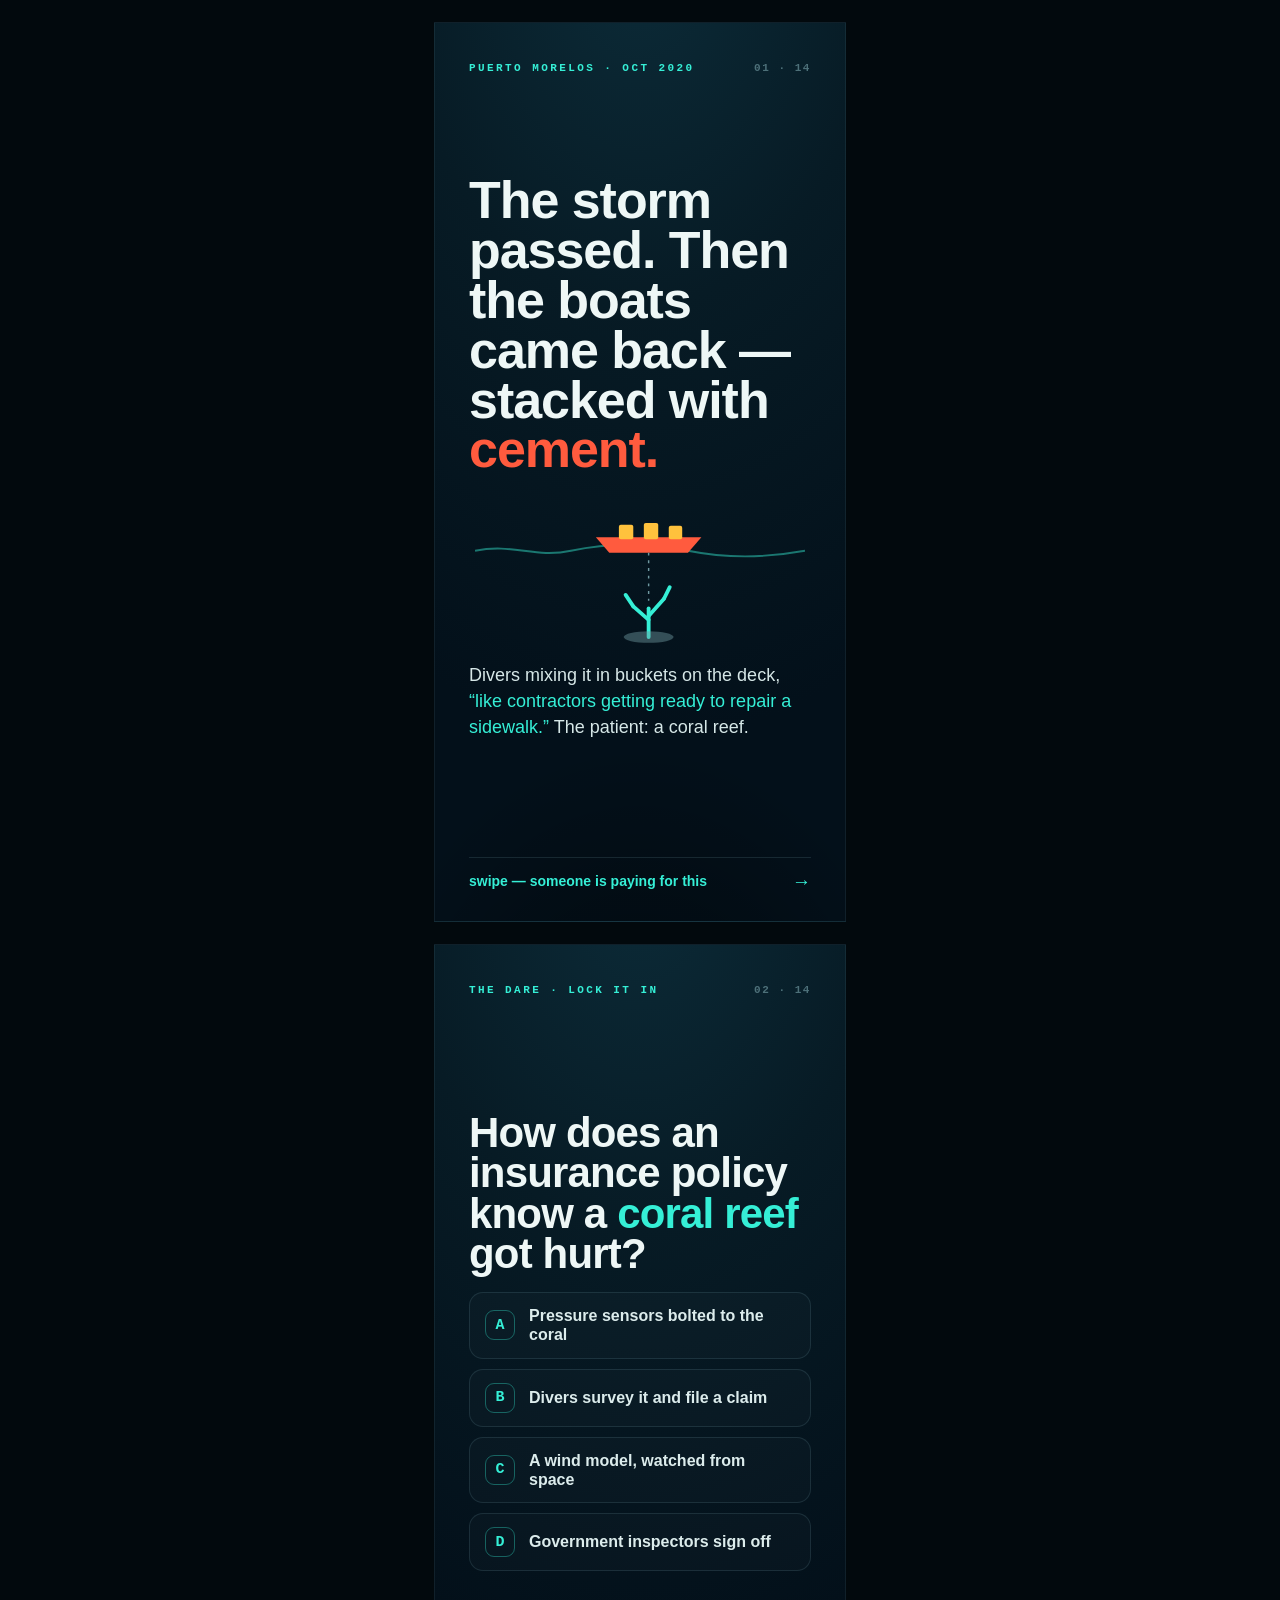
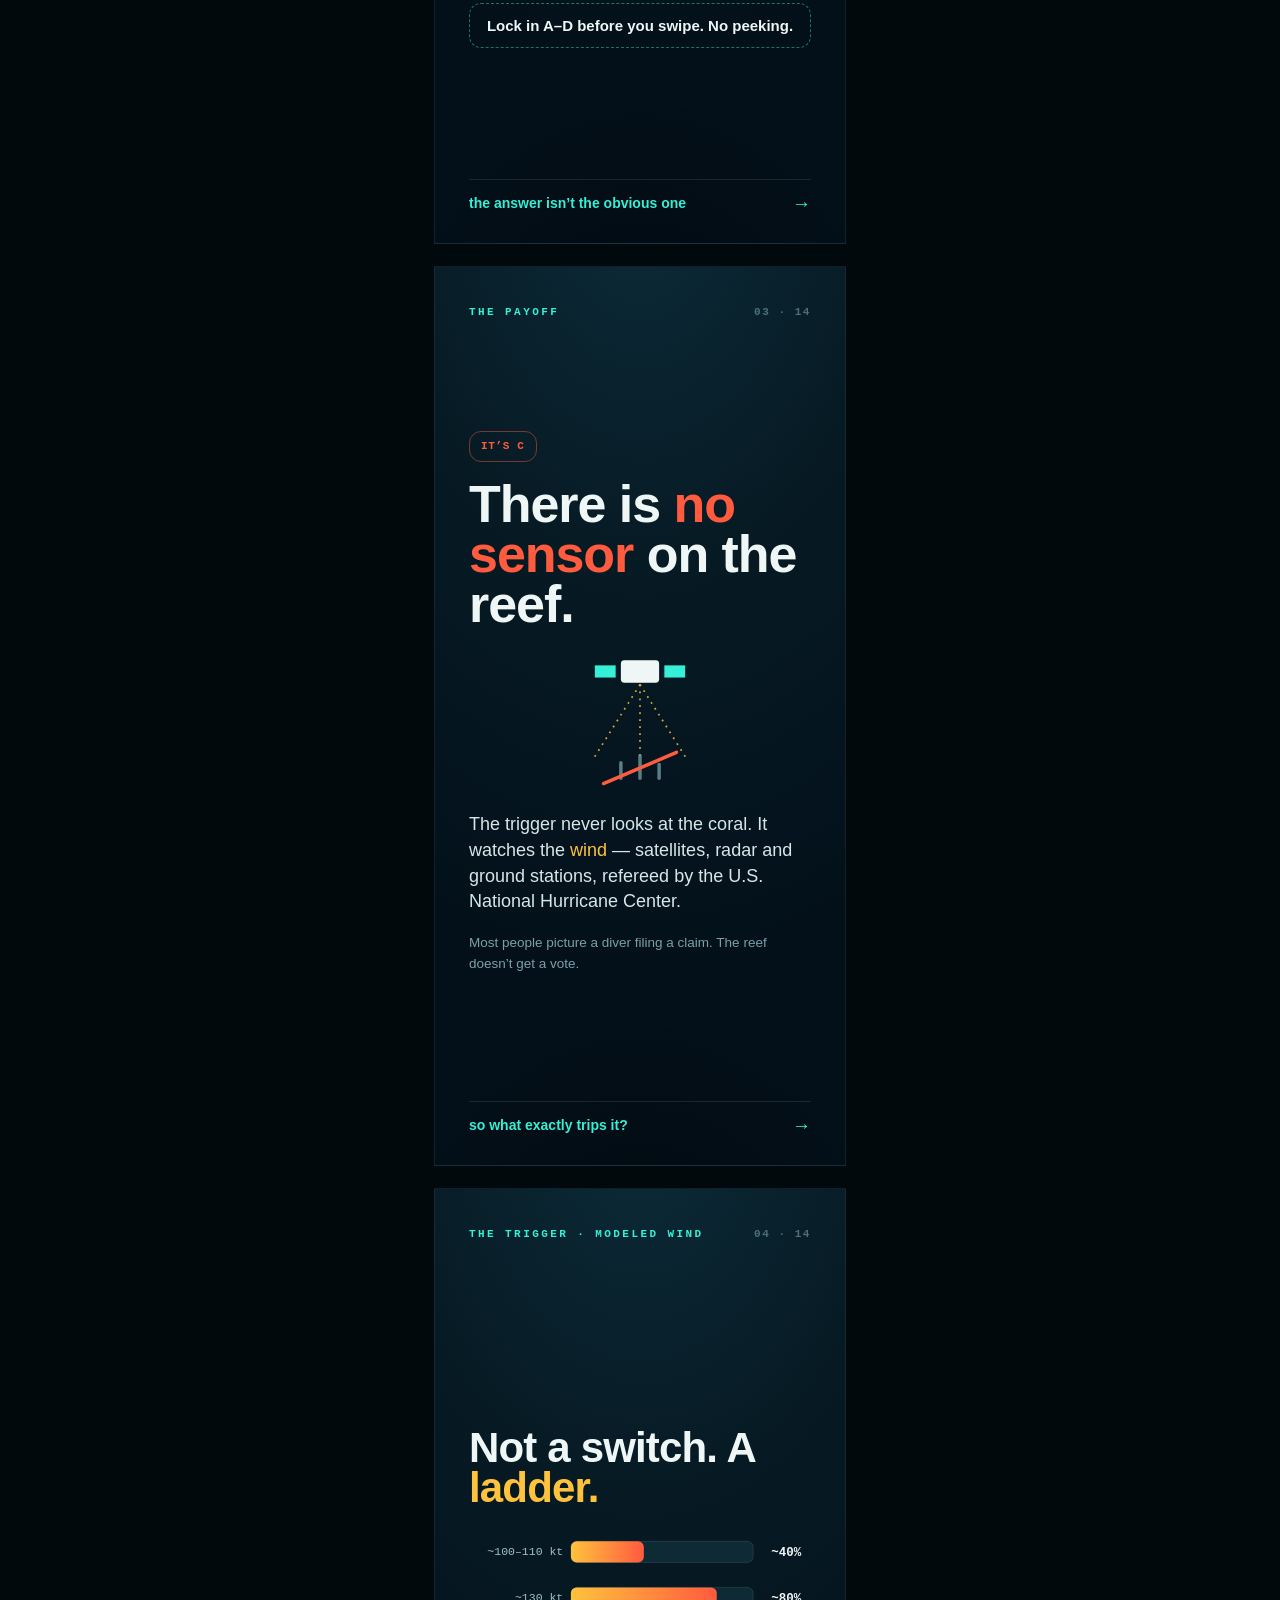
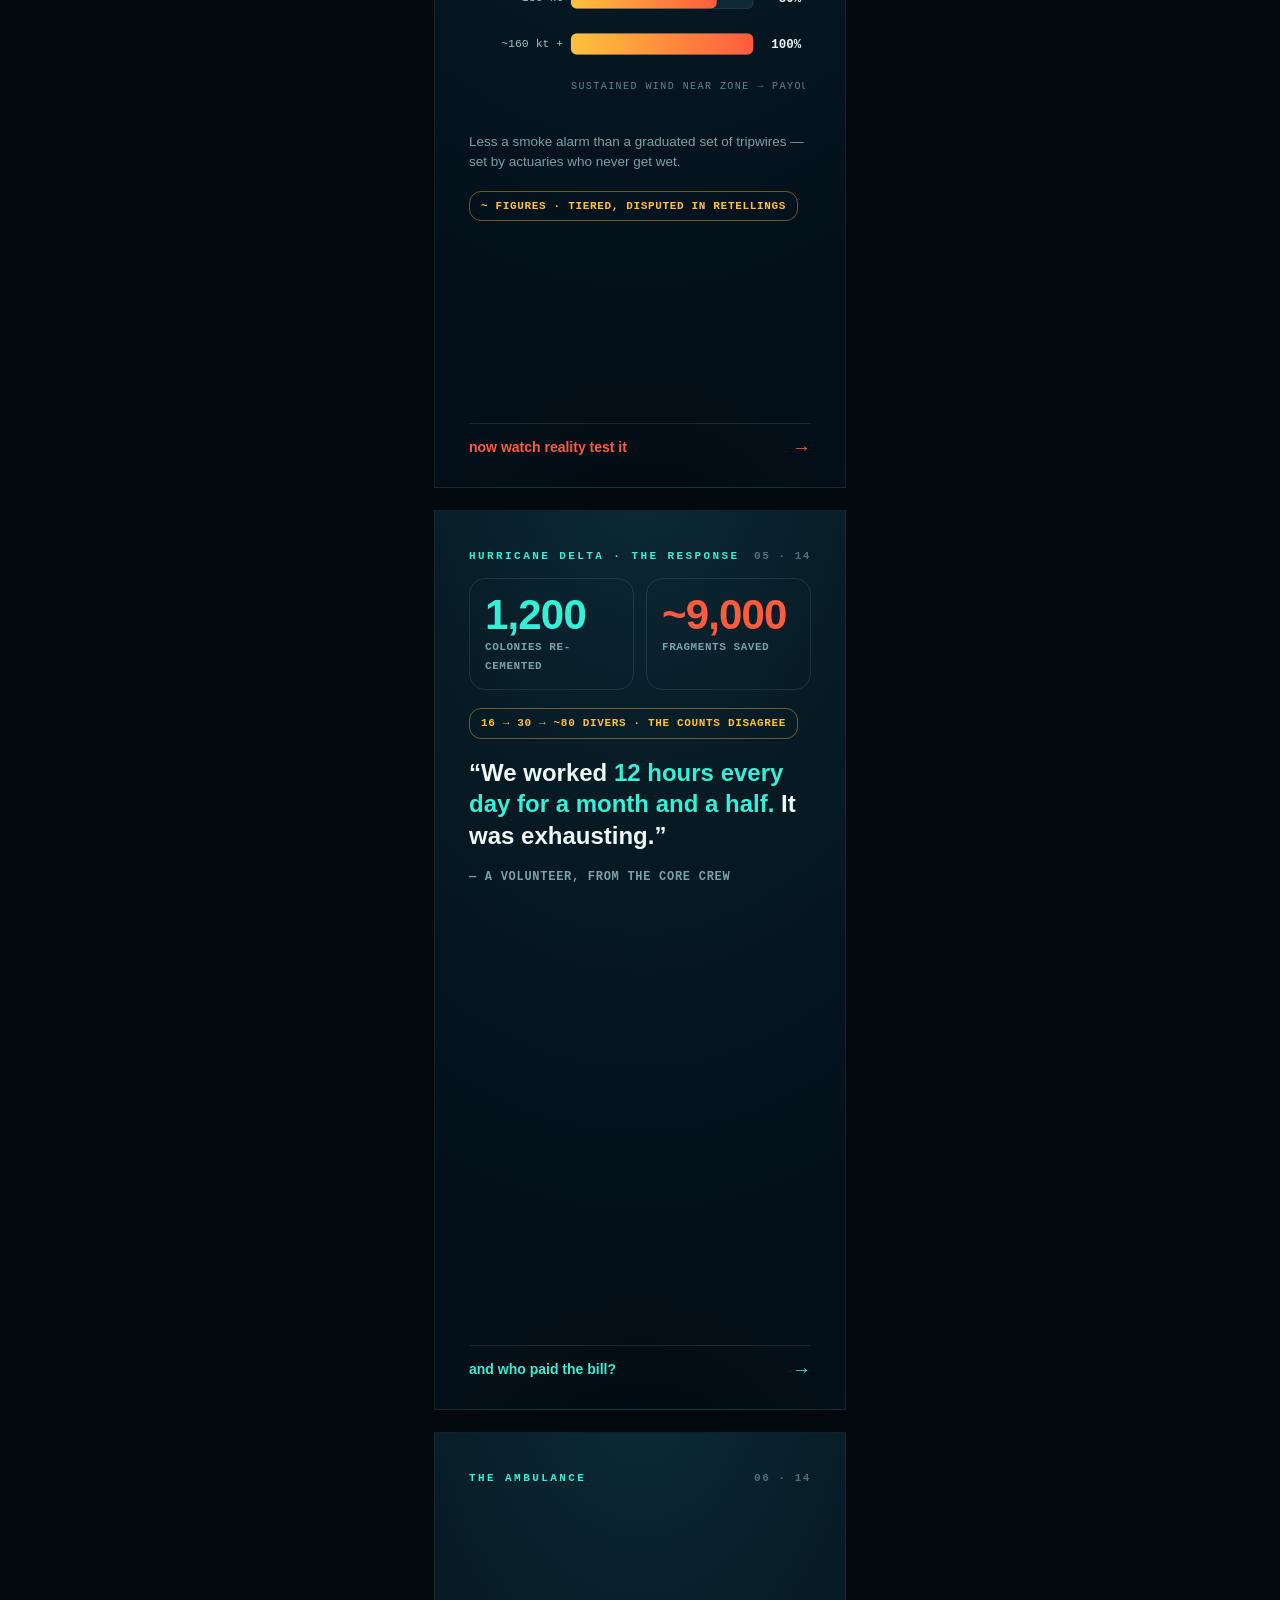
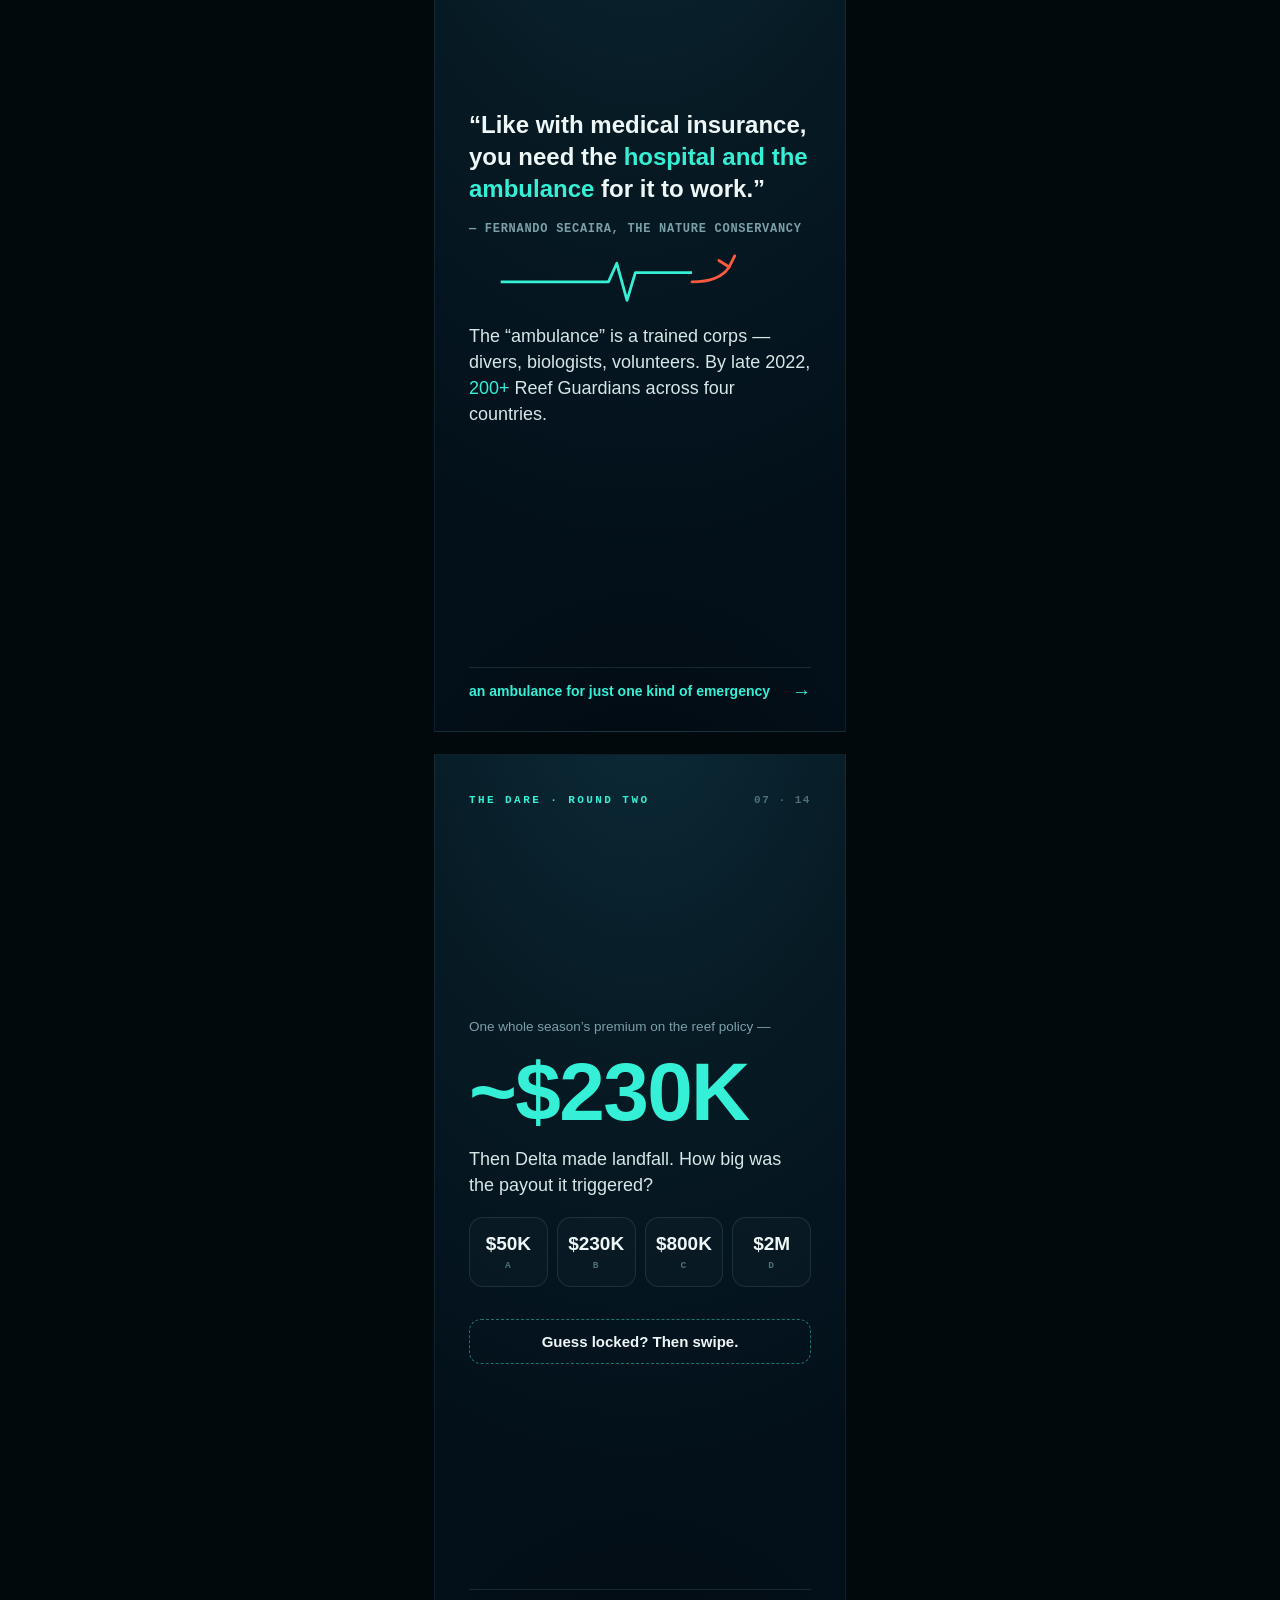
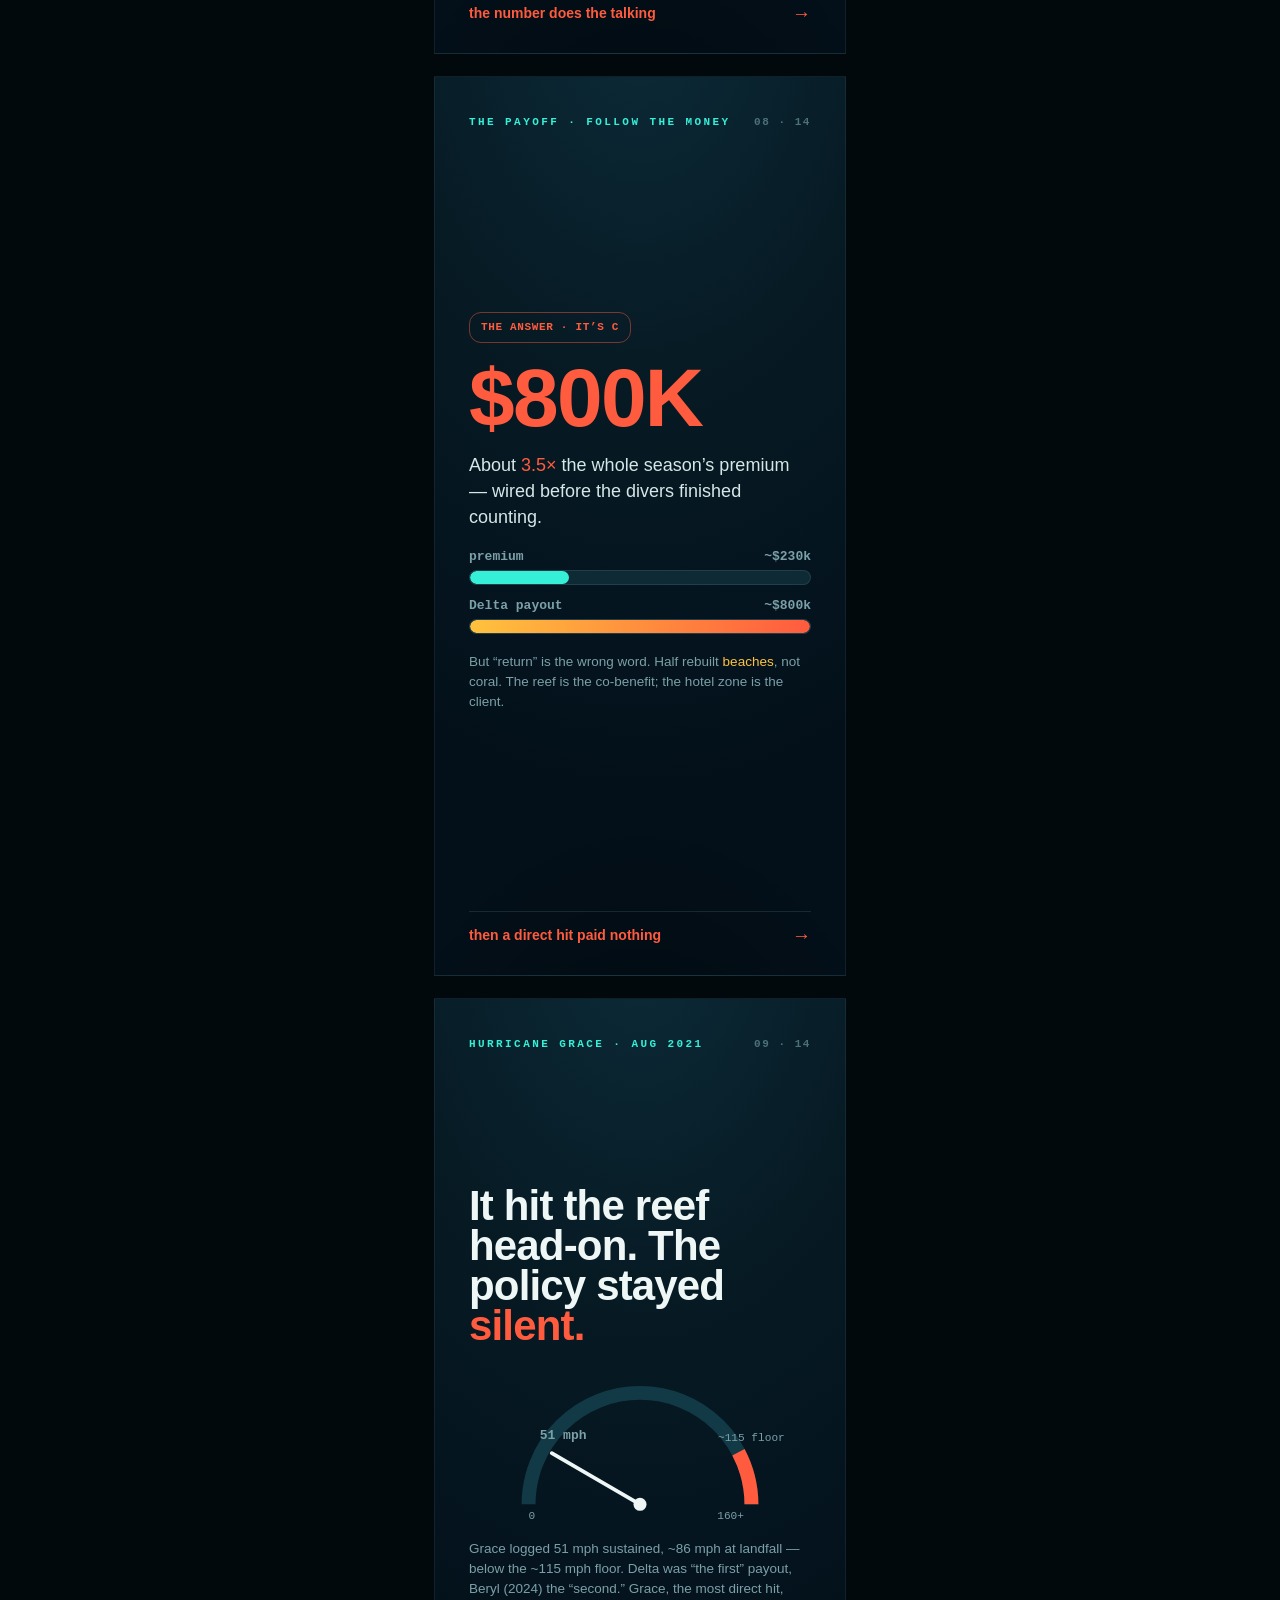
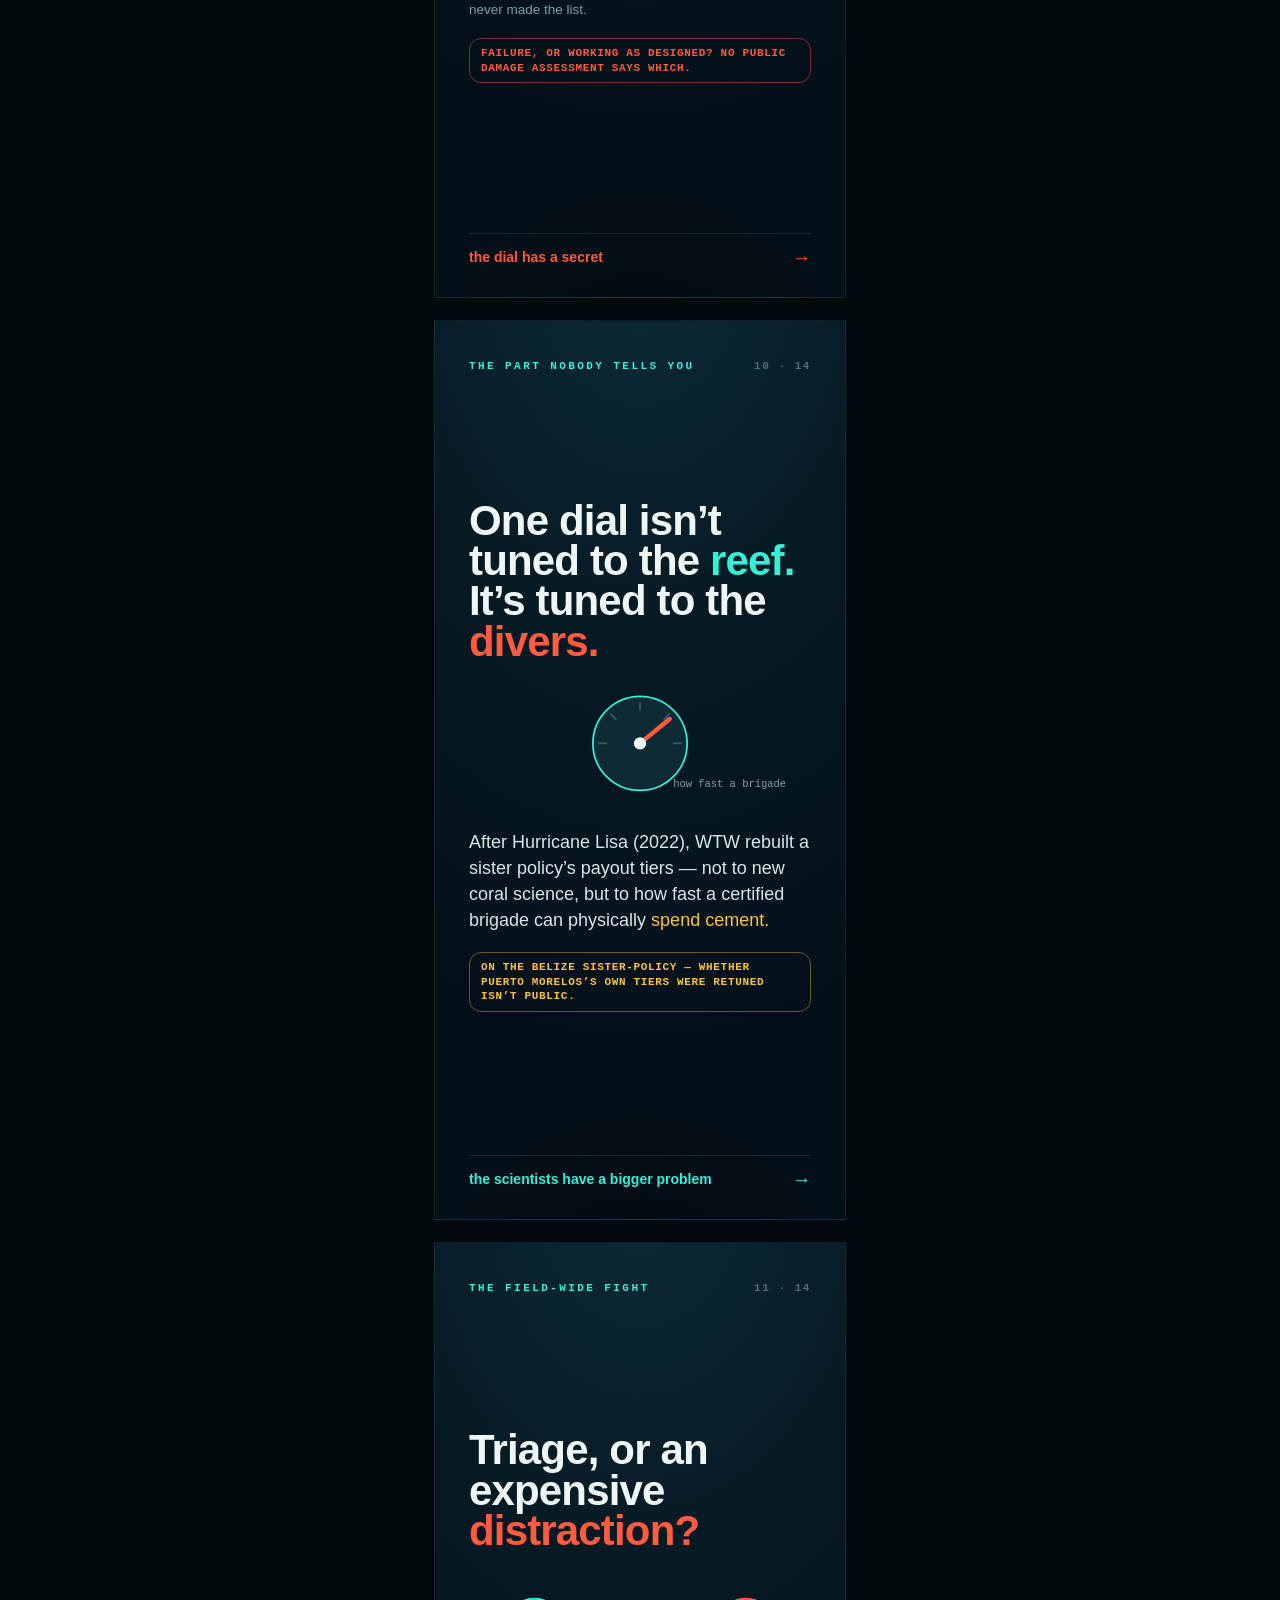
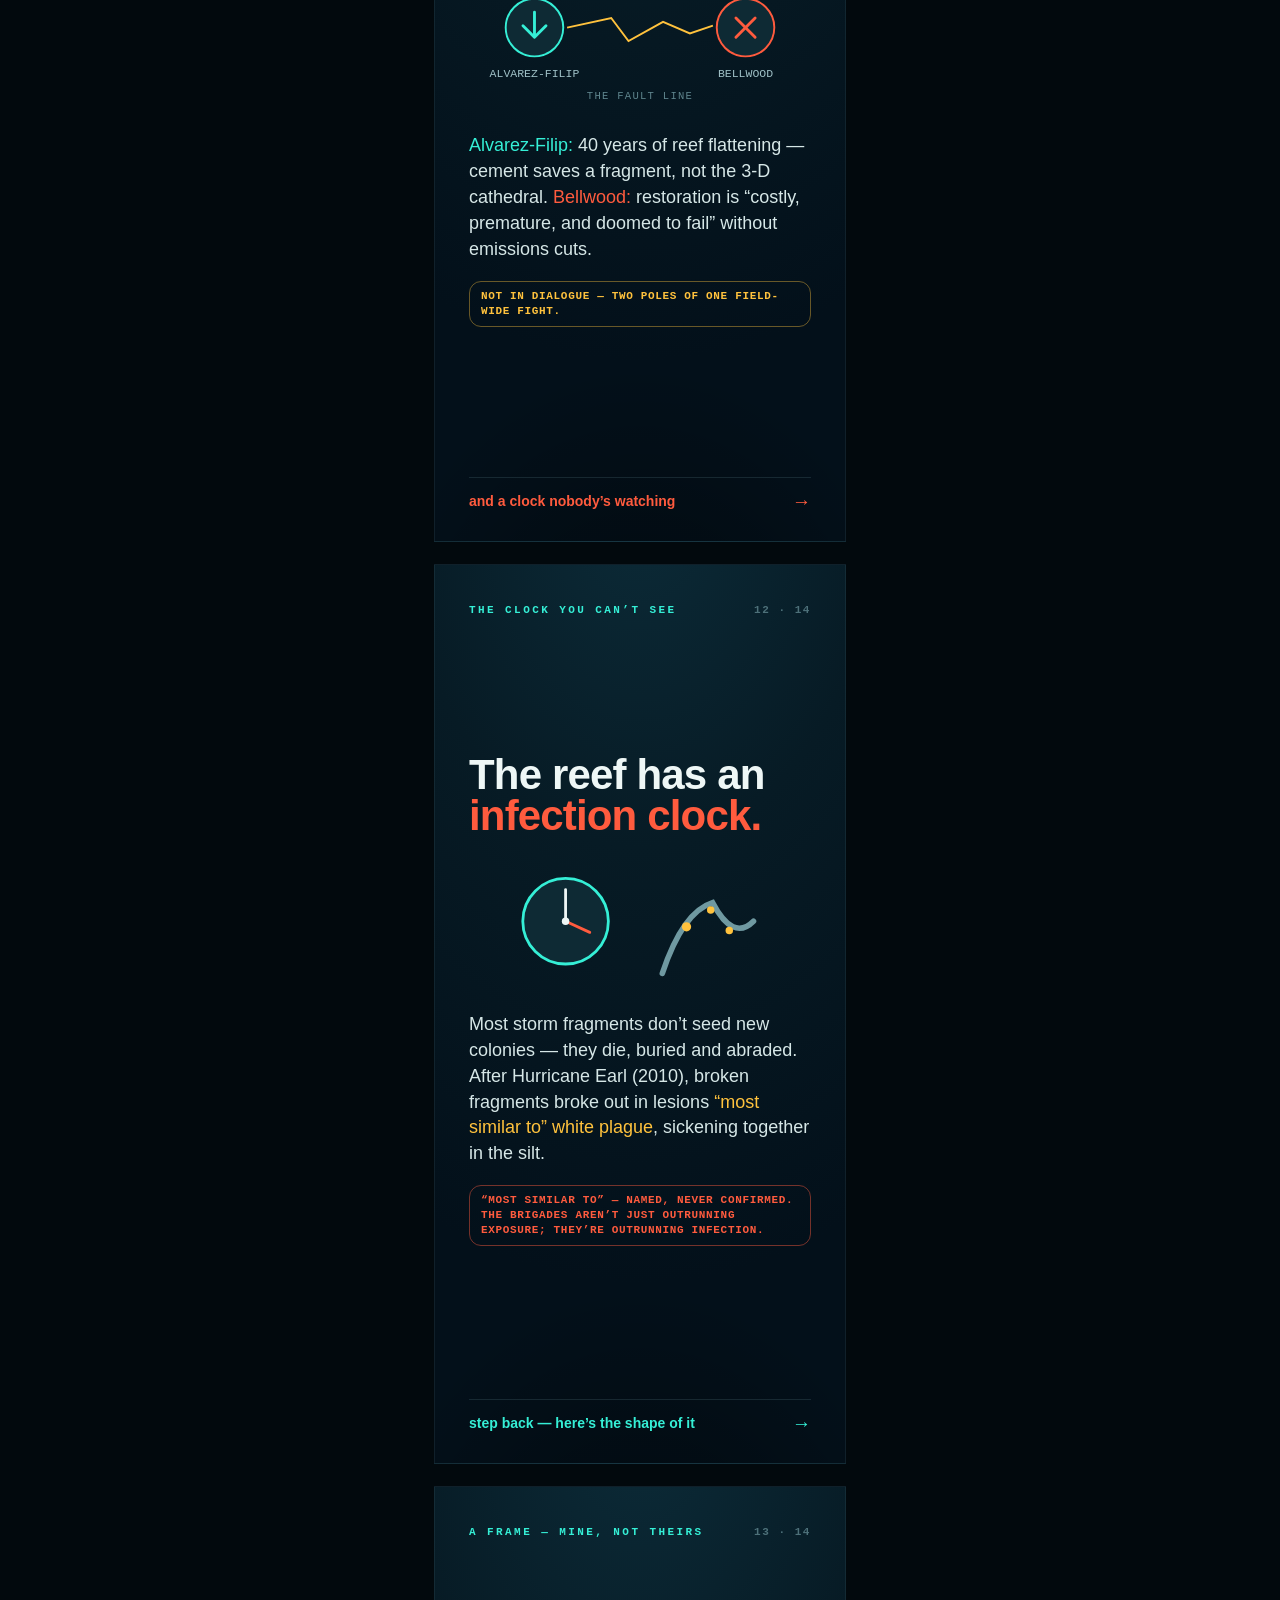
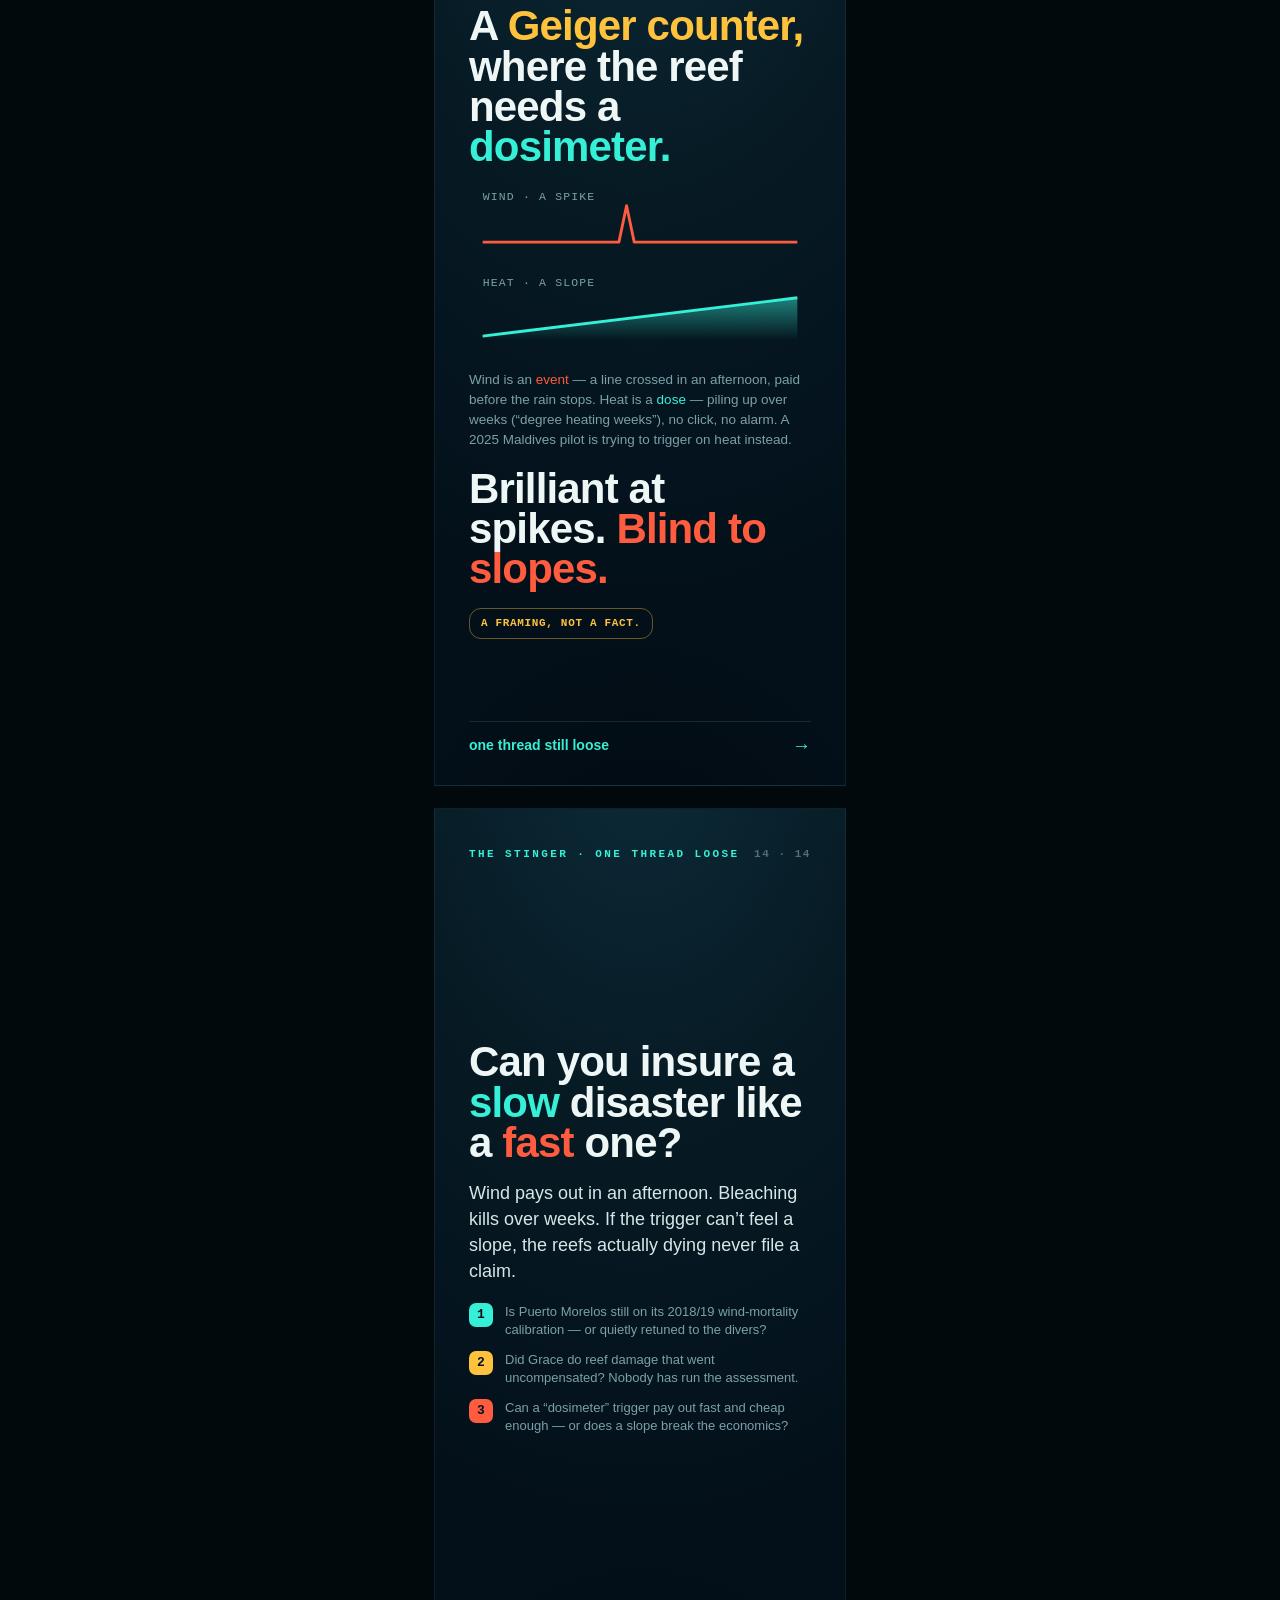
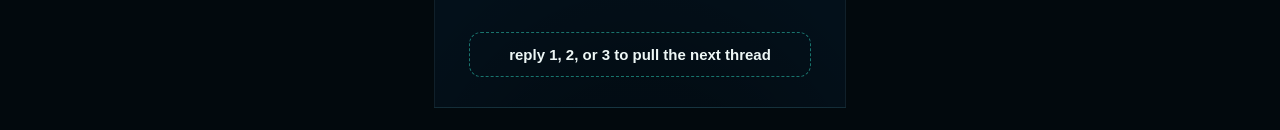
<file: explorations/20260707-the-reef-with-an-insurance-policy.deck.html>
<!doctype html>
<html lang="en">
<head>
<meta charset="utf-8">
<meta name="viewport" content="width=412, initial-scale=1">
<title>The Reef With an Insurance Policy</title>
<style>
*{margin:0;padding:0;box-sizing:border-box}
:root{
  --coral:#ff5b3e;--aqua:#35efd6;--amber:#ffc23d;
  --ink:#eef7f6;--mut:#7ba0a8;--dim:#4d7079;
  --line:rgba(125,175,185,.16);
  --mono:ui-monospace,"SFMono-Regular",Menlo,Consolas,monospace;
  --sans:-apple-system,BlinkMacSystemFont,"Segoe UI",Roboto,Helvetica,Arial,sans-serif;
}
html,body{background:#02090d}
body{font-family:var(--sans);display:flex;flex-direction:column;align-items:center;gap:22px;padding:22px 0;-webkit-font-smoothing:antialiased}
.slide{
  width:412px;height:900px;overflow:hidden;position:relative;
  background:radial-gradient(130% 90% at 50% -10%,#0c2c39 0%,#071b25 46%,#03101a 100%);
  color:var(--ink);display:flex;flex-direction:column;
  padding:40px 34px 30px;border:1px solid rgba(125,175,185,.10)
}
.slide::after{content:"";position:absolute;inset:0;pointer-events:none;
  background:radial-gradient(120% 70% at 50% 122%,rgba(0,0,0,.55),transparent 60%)}
.top{display:flex;justify-content:space-between;align-items:center;z-index:2}
.kick{font:600 11px/1 var(--mono);letter-spacing:.22em;text-transform:uppercase;color:var(--aqua)}
.pos{font:600 11px/1 var(--mono);letter-spacing:.14em;color:var(--dim)}
.mid{flex:1;display:flex;flex-direction:column;justify-content:center;gap:18px;z-index:2;min-height:0}
.mid.top-al{justify-content:flex-start;padding-top:16px}
.pull{z-index:2;border-top:1px solid var(--line);padding-top:14px;margin-top:14px;
  font:600 14px/1.3 var(--sans);color:var(--aqua);display:flex;justify-content:space-between;align-items:center;gap:10px}
.pull.warn{color:var(--coral)}
.pull b{font-size:19px;line-height:1}
.disp{font-weight:900;letter-spacing:-.02em;line-height:.96;font-size:52px}
.disp.xl{font-size:82px;line-height:.9}
.disp.l{font-size:42px}
.body{font-size:18px;line-height:1.44;color:#d6e7e7}
.sm{font-size:13.5px;line-height:1.5;color:var(--mut)}
.hl{color:var(--coral)}.ha{color:var(--aqua)}.hy{color:var(--amber)}
.tag{display:inline-flex;align-items:center;gap:6px;font:600 11px/1.35 var(--mono);letter-spacing:.06em;text-transform:uppercase;color:var(--amber);border:1px solid rgba(255,194,61,.4);border-radius:12px;padding:7px 11px;align-self:flex-start;max-width:100%}
.tag.d2{color:var(--coral);border-color:rgba(255,91,62,.45)}
.svgwrap{display:flex;justify-content:center}
svg{display:block;max-width:100%}
.slide svg text{fill:var(--mut);font-family:var(--mono);font-size:12px}
.opt{display:flex;align-items:center;gap:14px;padding:13px 15px;border:1px solid var(--line);border-radius:14px;background:rgba(255,255,255,.02)}
.badge{flex:none;width:30px;height:30px;border-radius:9px;display:grid;place-items:center;font:700 15px var(--mono);color:var(--aqua);border:1px solid rgba(53,239,214,.35)}
.opt span{font-size:16px;color:#dcecec;font-weight:600;line-height:1.2}
.optlist{display:flex;flex-direction:column;gap:10px}
.chips{display:flex;gap:9px}
.chip{flex:1;text-align:center;padding:15px 6px;border:1px solid var(--line);border-radius:14px;font:800 19px var(--sans);background:rgba(255,255,255,.02)}
.chip small{display:block;font:600 9.5px var(--mono);letter-spacing:.1em;color:var(--dim);margin-top:5px}
.stats{display:grid;grid-template-columns:1fr 1fr;gap:12px}
.stat{border:1px solid var(--line);border-radius:16px;padding:15px}
.stat b{display:block;font:900 42px/1 var(--sans);color:var(--aqua);letter-spacing:-.02em}
.stat.c b{color:var(--coral)}
.stat span{font:600 11px/1.35 var(--mono);letter-spacing:.05em;color:var(--mut);text-transform:uppercase}
.bars{display:flex;flex-direction:column;gap:13px}
.barrow{display:flex;flex-direction:column;gap:6px}
.barlab{display:flex;justify-content:space-between;font:600 13px var(--mono);color:var(--mut)}
.track{height:15px;border-radius:8px;background:#0e2a34;overflow:hidden;border:1px solid var(--line)}
.fill{height:100%;border-radius:8px;background:var(--aqua)}
.fill.coral{background:linear-gradient(90deg,#ffc23d,#ff5b3e)}
.quote{font:700 24px/1.32 var(--sans);color:#eef7f6}
.quote .m{color:var(--aqua)}
.cite{font:600 12px var(--mono);letter-spacing:.06em;color:var(--mut);text-transform:uppercase}
.diagram .thr{fill:#9fc0c6;font-size:12px}
.diagram .pct{fill:#eef7f6;font-size:13px;font-weight:700}
.diagram .cap{fill:#5f858d;font-size:10.5px;letter-spacing:.14em}
.diagram .lab{fill:#9fc0c6;font-size:11px;letter-spacing:.06em}
.threads{display:flex;flex-direction:column;gap:11px}
.thread{display:flex;gap:12px;align-items:flex-start}
.tn{flex:none;width:24px;height:24px;border-radius:7px;display:grid;place-items:center;font:800 13px var(--mono);color:#03101a;background:var(--aqua)}
.thread:nth-child(2) .tn{background:var(--amber)}
.thread:nth-child(3) .tn{background:var(--coral)}
.thread p{font-size:13px;line-height:1.42;color:var(--mut)}
.reply{z-index:2;margin-top:14px;font:800 15px var(--sans);color:var(--ink);border:1px dashed rgba(53,239,214,.45);border-radius:12px;padding:13px 14px;text-align:center}
</style>
</head>
<body>

<!-- 01 · COLD OPEN -->
<div class="slide">
  <div class="top"><span class="kick">Puerto Morelos · Oct 2020</span><span class="pos">01 · 14</span></div>
  <div class="mid">
    <div class="disp">The storm passed. Then the boats came back — stacked with <span class="hl">cement.</span></div>
    <div class="svgwrap"><svg viewBox="0 0 344 158" width="330" height="152" fill="none">
      <path d="M0 60 C40 52 62 68 100 60 S182 52 222 60 300 68 344 60" stroke="#35efd6" stroke-width="2" opacity=".45"/>
      <path d="M126 46 H236 L222 62 H140 Z" fill="#ff5b3e"/>
      <rect x="150" y="33" width="15" height="15" rx="2" fill="#ffc23d"/>
      <rect x="176" y="31" width="15" height="17" rx="2" fill="#ffc23d"/>
      <rect x="202" y="34" width="14" height="14" rx="2" fill="#ffc23d"/>
      <line x1="181" y1="62" x2="181" y2="112" stroke="#6f99a1" stroke-width="1.5" stroke-dasharray="3 5"/>
      <g stroke="#35efd6" stroke-width="4" stroke-linecap="round">
        <path d="M181 150 V120"/><path d="M181 132 l-16 -14"/><path d="M181 128 l16 -18"/>
        <path d="M165 118 l-8 -12"/><path d="M197 110 l6 -12"/>
      </g>
      <ellipse cx="181" cy="150" rx="26" ry="6" fill="#6f99a1" opacity=".45"/>
    </svg></div>
    <div class="body">Divers mixing it in buckets on the deck, <span class="ha">“like contractors getting ready to repair a sidewalk.”</span> The patient: a coral reef.</div>
  </div>
  <div class="pull">swipe — someone is paying for this <b>→</b></div>
</div>

<!-- 02 · THE DARE -->
<div class="slide">
  <div class="top"><span class="kick">The Dare · Lock it in</span><span class="pos">02 · 14</span></div>
  <div class="mid">
    <div class="disp l">How does an insurance policy know a <span class="ha">coral reef</span> got hurt?</div>
    <div class="optlist">
      <div class="opt"><div class="badge">A</div><span>Pressure sensors bolted to the coral</span></div>
      <div class="opt"><div class="badge">B</div><span>Divers survey it and file a claim</span></div>
      <div class="opt"><div class="badge">C</div><span>A wind model, watched from space</span></div>
      <div class="opt"><div class="badge">D</div><span>Government inspectors sign off</span></div>
    </div>
    <div class="reply">Lock in A–D before you swipe. No peeking.</div>
  </div>
  <div class="pull">the answer isn’t the obvious one <b>→</b></div>
</div>

<!-- 03 · THE PAYOFF -->
<div class="slide">
  <div class="top"><span class="kick">The Payoff</span><span class="pos">03 · 14</span></div>
  <div class="mid">
    <span class="tag d2">It’s C</span>
    <div class="disp">There is <span class="hl">no sensor</span> on the reef.</div>
    <div class="svgwrap"><svg viewBox="0 0 344 168" width="300" height="146" fill="none">
      <rect x="150" y="14" width="44" height="26" rx="4" fill="#eef7f6"/>
      <rect x="120" y="20" width="24" height="14" fill="#35efd6"/>
      <rect x="200" y="20" width="24" height="14" fill="#35efd6"/>
      <g stroke="#ffc23d" stroke-width="2" stroke-dasharray="2 6" opacity=".85">
        <line x1="172" y1="42" x2="118" y2="128"/><line x1="172" y1="42" x2="172" y2="128"/><line x1="172" y1="42" x2="226" y2="128"/>
      </g>
      <g stroke="#6f99a1" stroke-width="4" stroke-linecap="round" opacity=".8">
        <path d="M150 150 v-18"/><path d="M172 150 v-26"/><path d="M194 150 v-16"/>
      </g>
      <line x1="130" y1="156" x2="214" y2="120" stroke="#ff5b3e" stroke-width="4" stroke-linecap="round"/>
    </svg></div>
    <div class="body">The trigger never looks at the coral. It watches the <span class="hy">wind</span> — satellites, radar and ground stations, refereed by the U.S. National Hurricane Center.</div>
    <div class="sm">Most people picture a diver filing a claim. The reef doesn’t get a vote.</div>
  </div>
  <div class="pull">so what exactly trips it? <b>→</b></div>
</div>

<!-- 04 · MECHANISM -->
<div class="slide">
  <div class="top"><span class="kick">The Trigger · Modeled Wind</span><span class="pos">04 · 14</span></div>
  <div class="mid">
    <div class="disp l">Not a switch. A <span class="hy">ladder.</span></div>
    <div class="svgwrap"><svg class="diagram" viewBox="0 0 344 196" width="330" height="188">
      <defs><linearGradient id="heat" x1="0" x2="1"><stop offset="0" stop-color="#ffc23d"/><stop offset="1" stop-color="#ff5b3e"/></linearGradient></defs>
      <text class="thr" x="92" y="30" text-anchor="end">~100–110 kt</text>
      <rect x="100" y="16" width="190" height="22" rx="6" fill="#0e2a34" stroke="rgba(125,175,185,.18)"/>
      <rect x="100" y="16" width="76" height="22" rx="6" fill="url(#heat)"/>
      <text class="pct" x="340" y="31" text-anchor="end">~40%</text>
      <text class="thr" x="92" y="78" text-anchor="end">~130 kt</text>
      <rect x="100" y="64" width="190" height="22" rx="6" fill="#0e2a34" stroke="rgba(125,175,185,.18)"/>
      <rect x="100" y="64" width="152" height="22" rx="6" fill="url(#heat)"/>
      <text class="pct" x="340" y="79" text-anchor="end">~80%</text>
      <text class="thr" x="92" y="126" text-anchor="end">~160 kt +</text>
      <rect x="100" y="112" width="190" height="22" rx="6" fill="#0e2a34" stroke="rgba(125,175,185,.18)"/>
      <rect x="100" y="112" width="190" height="22" rx="6" fill="url(#heat)"/>
      <text class="pct" x="340" y="127" text-anchor="end">100%</text>
      <text class="cap" x="100" y="170">SUSTAINED WIND NEAR ZONE → PAYOUT RELEASED</text>
    </svg></div>
    <div class="sm">Less a smoke alarm than a graduated set of tripwires — set by actuaries who never get wet.</div>
    <span class="tag">~ figures · tiered, disputed in retellings</span>
  </div>
  <div class="pull warn">now watch reality test it <b>→</b></div>
</div>

<!-- 05 · THE RESPONSE -->
<div class="slide">
  <div class="top"><span class="kick">Hurricane Delta · The Response</span><span class="pos">05 · 14</span></div>
  <div class="mid top-al">
    <div class="stats">
      <div class="stat"><b>1,200</b><span>colonies re-cemented</span></div>
      <div class="stat c"><b>~9,000</b><span>fragments saved</span></div>
    </div>
    <span class="tag">16 → 30 → ~80 divers · the counts disagree</span>
    <div class="quote">“We worked <span class="m">12 hours every day for a month and a half.</span> It was exhausting.”</div>
    <div class="cite">— a volunteer, from the core crew</div>
  </div>
  <div class="pull">and who paid the bill? <b>→</b></div>
</div>

<!-- 06 · THE AMBULANCE -->
<div class="slide">
  <div class="top"><span class="kick">The Ambulance</span><span class="pos">06 · 14</span></div>
  <div class="mid">
    <div class="quote">“Like with medical insurance, you need the <span class="m">hospital and the ambulance</span> for it to work.”</div>
    <div class="cite">— Fernando Secaira, The Nature Conservancy</div>
    <div class="svgwrap"><svg viewBox="0 0 300 56" width="300" height="52" fill="none">
      <path d="M0 30 H116 l9 -20 l11 40 l9 -30 H206" stroke="#35efd6" stroke-width="3" stroke-linejoin="round"/>
      <path d="M206 30 q30 0 40 -16" stroke="#ff5b3e" stroke-width="3" stroke-linecap="round"/>
      <path d="M246 14 l6 -12 M246 14 l-11 -7" stroke="#ff5b3e" stroke-width="3" stroke-linecap="round"/>
    </svg></div>
    <div class="body">The “ambulance” is a trained corps — divers, biologists, volunteers. By late 2022, <span class="ha">200+</span> Reef Guardians across four countries.</div>
  </div>
  <div class="pull">an ambulance for just one kind of emergency <b>→</b></div>
</div>

<!-- 07 · MID-DECK DARE -->
<div class="slide">
  <div class="top"><span class="kick">The Dare · Round Two</span><span class="pos">07 · 14</span></div>
  <div class="mid">
    <div class="sm">One whole season’s premium on the reef policy —</div>
    <div class="disp xl" style="color:var(--aqua)">~$230K</div>
    <div class="body">Then Delta made landfall. How big was the payout it triggered?</div>
    <div class="chips">
      <div class="chip">$50K<small>A</small></div>
      <div class="chip">$230K<small>B</small></div>
      <div class="chip">$800K<small>C</small></div>
      <div class="chip">$2M<small>D</small></div>
    </div>
    <div class="reply">Guess locked? Then swipe.</div>
  </div>
  <div class="pull warn">the number does the talking <b>→</b></div>
</div>

<!-- 08 · MID-DECK PAYOFF -->
<div class="slide">
  <div class="top"><span class="kick">The Payoff · Follow the Money</span><span class="pos">08 · 14</span></div>
  <div class="mid">
    <span class="tag d2">The answer · it’s C</span>
    <div class="disp xl"><span class="hl">$800K</span></div>
    <div class="body">About <span class="hl">3.5×</span> the whole season’s premium — wired before the divers finished counting.</div>
    <div class="bars">
      <div class="barrow"><div class="barlab"><span>premium</span><span>~$230k</span></div><div class="track"><div class="fill" style="width:29%"></div></div></div>
      <div class="barrow"><div class="barlab"><span>Delta payout</span><span>~$800k</span></div><div class="track"><div class="fill coral" style="width:100%"></div></div></div>
    </div>
    <div class="sm">But “return” is the wrong word. Half rebuilt <span class="hy">beaches</span>, not coral. The reef is the co-benefit; the hotel zone is the client.</div>
  </div>
  <div class="pull warn">then a direct hit paid nothing <b>→</b></div>
</div>

<!-- 09 · TWIST -->
<div class="slide">
  <div class="top"><span class="kick">Hurricane Grace · Aug 2021</span><span class="pos">09 · 14</span></div>
  <div class="mid">
    <div class="disp l">It hit the reef head-on. The policy stayed <span class="hl">silent.</span></div>
    <div class="svgwrap"><svg viewBox="0 0 344 168" width="320" height="156" fill="none">
      <path d="M52 150 A120 120 0 0 1 292 150" stroke="#123a46" stroke-width="15"/>
      <path d="M278 94 A120 120 0 0 1 292 150" stroke="#ff5b3e" stroke-width="15"/>
      <line x1="172" y1="150" x2="77" y2="95" stroke="#eef7f6" stroke-width="4" stroke-linecap="round"/>
      <circle cx="172" cy="150" r="7" fill="#eef7f6"/>
      <text x="52" y="166" fill="#5f858d">0</text>
      <text x="256" y="82" fill="#ff8a72">~115 floor</text>
      <text x="284" y="166" text-anchor="end" fill="#5f858d">160+</text>
      <text x="64" y="80" fill="#eef7f6" style="font-size:14px;font-weight:700">51 mph</text>
    </svg></div>
    <div class="sm">Grace logged 51 mph sustained, ~86 mph at landfall — below the ~115 mph floor. Delta was “the first” payout, Beryl (2024) the “second.” Grace, the most direct hit, never made the list.</div>
    <span class="tag d2">Failure, or working as designed? No public damage assessment says which.</span>
  </div>
  <div class="pull warn">the dial has a secret <b>→</b></div>
</div>

<!-- 10 · NOBODY TELLS YOU -->
<div class="slide">
  <div class="top"><span class="kick">The Part Nobody Tells You</span><span class="pos">10 · 14</span></div>
  <div class="mid">
    <div class="disp l">One dial isn’t tuned to the <span class="ha">reef.</span> It’s tuned to the <span class="hl">divers.</span></div>
    <div class="svgwrap"><svg viewBox="0 0 344 150" width="300" height="132" fill="none">
      <circle cx="172" cy="72" r="54" fill="#0e2a34" stroke="#35efd6" stroke-width="2"/>
      <g stroke="#3a5a63" stroke-width="2"><line x1="172" y1="24" x2="172" y2="34"/><line x1="220" y1="72" x2="210" y2="72"/><line x1="124" y1="72" x2="134" y2="72"/><line x1="206" y1="38" x2="199" y2="45"/><line x1="138" y1="38" x2="145" y2="45"/></g>
      <line x1="172" y1="72" x2="206" y2="44" stroke="#ff5b3e" stroke-width="5" stroke-linecap="round"/>
      <circle cx="172" cy="72" r="7" fill="#eef7f6"/>
      <text x="210" y="122" fill="#ff8a72">how fast a brigade spends cement</text>
    </svg></div>
    <div class="body">After Hurricane Lisa (2022), WTW rebuilt a sister policy’s payout tiers — not to new coral science, but to how fast a certified brigade can physically <span class="hy">spend cement.</span></div>
    <span class="tag">On the Belize sister-policy — whether Puerto Morelos’s own tiers were retuned isn’t public.</span>
  </div>
  <div class="pull">the scientists have a bigger problem <b>→</b></div>
</div>

<!-- 11 · THE FIGHT -->
<div class="slide">
  <div class="top"><span class="kick">The Field-Wide Fight</span><span class="pos">11 · 14</span></div>
  <div class="mid">
    <div class="disp l">Triage, or an expensive <span class="hl">distraction?</span></div>
    <div class="svgwrap"><svg viewBox="0 0 344 150" width="330" height="146" fill="none">
      <circle cx="62" cy="60" r="30" fill="#0e2a34" stroke="#35efd6" stroke-width="2"/>
      <path d="M62 44 v26 M50 58 l12 12 l12 -12" stroke="#35efd6" stroke-width="3" fill="none" stroke-linecap="round" stroke-linejoin="round"/>
      <circle cx="282" cy="60" r="30" fill="#0e2a34" stroke="#ff5b3e" stroke-width="2"/>
      <path d="M272 50 l20 20 M292 50 l-20 20" stroke="#ff5b3e" stroke-width="3" stroke-linecap="round"/>
      <path d="M96 60 L142 50 L160 74 L196 54 L224 66 L248 58" stroke="#ffc23d" stroke-width="2" fill="none"/>
      <text x="62" y="112" text-anchor="middle" class="lab" style="fill:#9fc0c6">ALVAREZ-FILIP</text>
      <text x="282" y="112" text-anchor="middle" class="lab" style="fill:#9fc0c6">BELLWOOD</text>
      <text x="172" y="134" text-anchor="middle" style="fill:#5f858d;font-size:11px;letter-spacing:.12em">THE FAULT LINE</text>
    </svg></div>
    <div class="body"><span class="ha">Alvarez-Filip:</span> 40 years of reef flattening — cement saves a fragment, not the 3-D cathedral. <span class="hl">Bellwood:</span> restoration is “costly, premature, and doomed to fail” without emissions cuts.</div>
    <span class="tag">Not in dialogue — two poles of one field-wide fight.</span>
  </div>
  <div class="pull warn">and a clock nobody’s watching <b>→</b></div>
</div>

<!-- 12 · HIDDEN CLOCK -->
<div class="slide">
  <div class="top"><span class="kick">The Clock You Can’t See</span><span class="pos">12 · 14</span></div>
  <div class="mid">
    <div class="disp l">The reef has an <span class="hl">infection clock.</span></div>
    <div class="svgwrap"><svg viewBox="0 0 344 150" width="320" height="140" fill="none">
      <circle cx="92" cy="72" r="46" fill="#0e2a34" stroke="#35efd6" stroke-width="3"/>
      <line x1="92" y1="72" x2="92" y2="38" stroke="#eef7f6" stroke-width="3" stroke-linecap="round"/>
      <line x1="92" y1="72" x2="118" y2="84" stroke="#ff5b3e" stroke-width="3" stroke-linecap="round"/>
      <circle cx="92" cy="72" r="4" fill="#eef7f6"/>
      <path d="M196 128 q22 -66 54 -76 q22 42 44 20" stroke="#6f99a1" stroke-width="6" fill="none" stroke-linecap="round"/>
      <circle cx="222" cy="78" r="5" fill="#ffc23d"/><circle cx="248" cy="60" r="4" fill="#ffc23d"/><circle cx="268" cy="82" r="4" fill="#ffc23d"/>
    </svg></div>
    <div class="body">Most storm fragments don’t seed new colonies — they die, buried and abraded. After Hurricane Earl (2010), broken fragments broke out in lesions <span class="hy">“most similar to” white plague</span>, sickening together in the silt.</div>
    <span class="tag d2">“Most similar to” — named, never confirmed. The brigades aren’t just outrunning exposure; they’re outrunning infection.</span>
  </div>
  <div class="pull">step back — here’s the shape of it <b>→</b></div>
</div>

<!-- 13 · THE FRAME -->
<div class="slide">
  <div class="top"><span class="kick">A Frame — Mine, Not Theirs</span><span class="pos">13 · 14</span></div>
  <div class="mid">
    <div class="disp l">A <span class="hy">Geiger counter,</span> where the reef needs a <span class="ha">dosimeter.</span></div>
    <div class="svgwrap"><svg viewBox="0 0 344 172" width="330" height="166" fill="none">
      <defs><linearGradient id="dose" x1="0" x2="0" y1="0" y2="1"><stop offset="0" stop-color="#35efd6" stop-opacity=".5"/><stop offset="1" stop-color="#35efd6" stop-opacity="0"/></linearGradient></defs>
      <text x="8" y="14" fill="#ff8a72" style="letter-spacing:.1em">WIND · A SPIKE</text>
      <path d="M8 58 H150 L158 20 L166 58 H336" stroke="#ff5b3e" stroke-width="3" stroke-linejoin="round"/>
      <text x="8" y="104" fill="#57cabd" style="letter-spacing:.1em">HEAT · A SLOPE</text>
      <path d="M8 156 L336 116 L336 160 L8 160 Z" fill="url(#dose)"/>
      <path d="M8 156 L336 116" stroke="#35efd6" stroke-width="3"/>
    </svg></div>
    <div class="sm">Wind is an <span class="hl">event</span> — a line crossed in an afternoon, paid before the rain stops. Heat is a <span class="ha">dose</span> — piling up over weeks (“degree heating weeks”), no click, no alarm. A 2025 Maldives pilot is trying to trigger on heat instead.</div>
    <div class="disp l">Brilliant at spikes. <span class="hl">Blind to slopes.</span></div>
    <span class="tag">A framing, not a fact.</span>
  </div>
  <div class="pull">one thread still loose <b>→</b></div>
</div>

<!-- 14 · STINGER -->
<div class="slide">
  <div class="top"><span class="kick">The Stinger · One Thread Loose</span><span class="pos">14 · 14</span></div>
  <div class="mid">
    <div class="disp l">Can you insure a <span class="ha">slow</span> disaster like a <span class="hl">fast</span> one?</div>
    <div class="body">Wind pays out in an afternoon. Bleaching kills over weeks. If the trigger can’t feel a slope, the reefs actually dying never file a claim.</div>
    <div class="threads">
      <div class="thread"><div class="tn">1</div><p>Is Puerto Morelos still on its 2018/19 wind-mortality calibration — or quietly retuned to the divers?</p></div>
      <div class="thread"><div class="tn">2</div><p>Did Grace do reef damage that went uncompensated? Nobody has run the assessment.</p></div>
      <div class="thread"><div class="tn">3</div><p>Can a “dosimeter” trigger pay out fast and cheap enough — or does a slope break the economics?</p></div>
    </div>
  </div>
  <div class="reply">reply 1, 2, or 3 to pull the next thread</div>
</div>

</body>
</html>
</file>
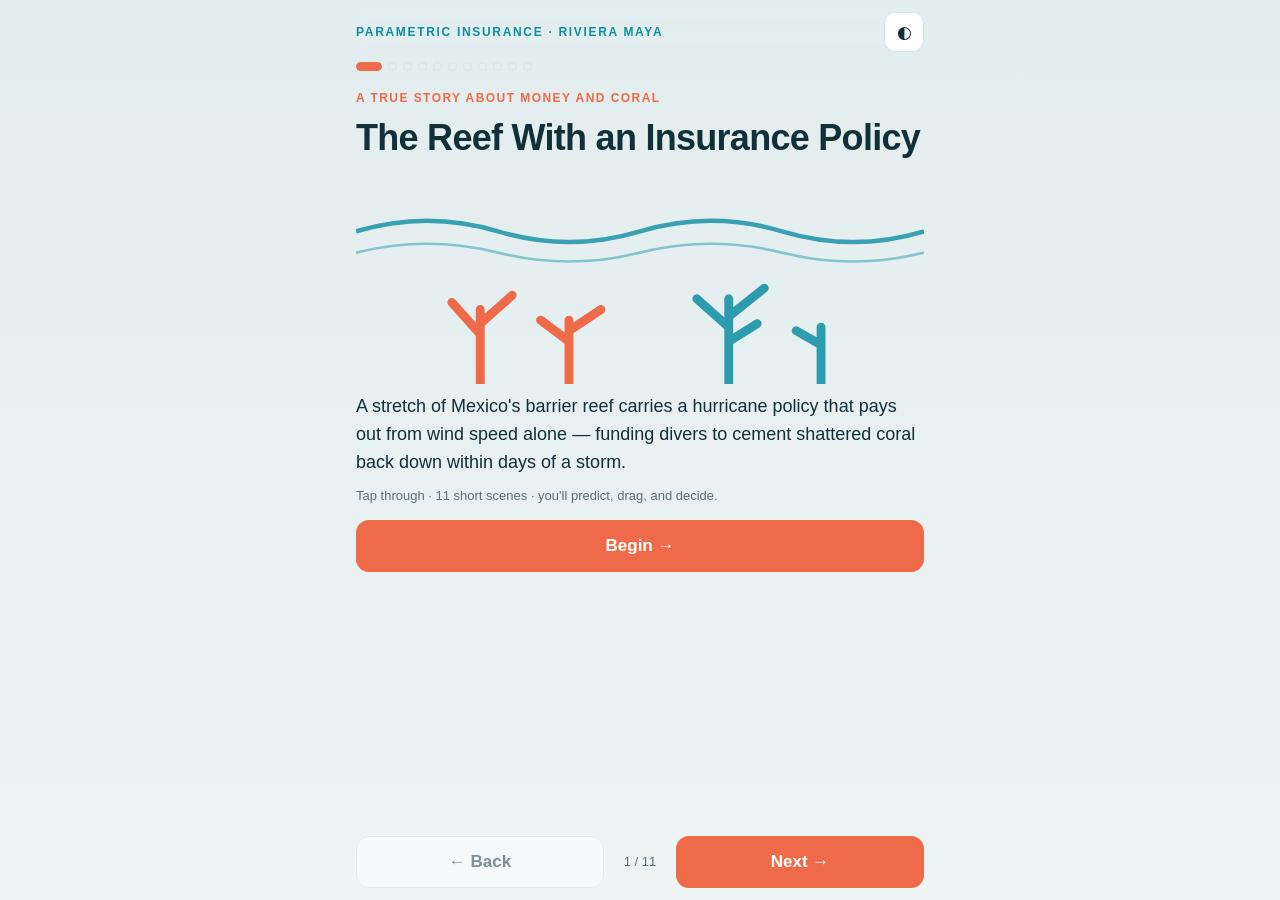
<file: explorations/20260707-the-reef-with-an-insurance-policy.html>
<!doctype html>
<html lang="en">
<head>
<meta charset="utf-8">
<meta name="viewport" content="width=device-width, initial-scale=1, viewport-fit=cover">
<title>The Reef With an Insurance Policy</title>
<style>
  :root{
    --bg:#eef3f3; --bg2:#e2edee; --surface:#ffffff; --surface2:#f2f7f7;
    --ink:#11303a; --muted:#57707a; --line:#d5e2e3;
    --accent:#ef6a49; --accent-ink:#ffffff; --accent2:#0e8ea3;
    --good:#1c9a68; --bad:#cf463e; --shadow:rgba(16,48,58,.14);
    color-scheme:light;
  }
  @media (prefers-color-scheme:dark){
    :root{
      --bg:#071a22; --bg2:#0a222c; --surface:#0e2731; --surface2:#123039;
      --ink:#e7f2f1; --muted:#8aa6ad; --line:#1d3d47;
      --accent:#ff7a5e; --accent-ink:#1c0f0a; --accent2:#35c2d6;
      --good:#37c98b; --bad:#ff6b60; --shadow:rgba(0,0,0,.45);
      color-scheme:dark;
    }
  }
  :root[data-theme="light"]{
    --bg:#eef3f3; --bg2:#e2edee; --surface:#ffffff; --surface2:#f2f7f7;
    --ink:#11303a; --muted:#57707a; --line:#d5e2e3;
    --accent:#ef6a49; --accent-ink:#ffffff; --accent2:#0e8ea3;
    --good:#1c9a68; --bad:#cf463e; --shadow:rgba(16,48,58,.14);
    color-scheme:light;
  }
  :root[data-theme="dark"]{
    --bg:#071a22; --bg2:#0a222c; --surface:#0e2731; --surface2:#123039;
    --ink:#e7f2f1; --muted:#8aa6ad; --line:#1d3d47;
    --accent:#ff7a5e; --accent-ink:#1c0f0a; --accent2:#35c2d6;
    --good:#37c98b; --bad:#ff6b60; --shadow:rgba(0,0,0,.45);
    color-scheme:dark;
  }

  *{box-sizing:border-box}
  html,body{margin:0}
  body{
    background:linear-gradient(180deg,var(--bg2),var(--bg)) fixed;
    color:var(--ink);
    font:400 17px/1.55 -apple-system,BlinkMacSystemFont,"Segoe UI",Roboto,Helvetica,Arial,sans-serif;
    -webkit-font-smoothing:antialiased; text-rendering:optimizeLegibility;
    min-height:100vh;
  }
  .wrap{max-width:600px;margin:0 auto;min-height:100vh;display:flex;flex-direction:column;padding:0 16px}

  header{position:sticky;top:0;z-index:20;background:linear-gradient(180deg,var(--bg2),color-mix(in srgb,var(--bg2) 82%,transparent));
    padding:12px 0 8px;backdrop-filter:blur(6px)}
  .toprow{display:flex;align-items:center;justify-content:space-between;gap:10px}
  .brand{font-size:12px;font-weight:700;letter-spacing:.14em;text-transform:uppercase;color:var(--accent2)}
  .theme{width:40px;height:40px;border-radius:11px;border:1px solid var(--line);background:var(--surface);
    color:var(--ink);font-size:17px;cursor:pointer;display:grid;place-items:center}
  .dots{display:flex;flex-wrap:wrap;gap:6px;margin-top:10px}
  .dot{width:9px;height:9px;border-radius:99px;background:transparent;border:1.5px solid var(--line);padding:0;cursor:pointer;transition:all .25s}
  .dot.done{background:var(--muted);border-color:var(--muted)}
  .dot.on{width:26px;background:var(--accent);border-color:var(--accent)}

  main{flex:1;padding:8px 0 18px}
  .scene{display:none}
  .scene.is-active{display:block;animation:rise .4s ease both}
  @keyframes rise{from{opacity:0;transform:translateY(10px)}to{opacity:1;transform:none}}

  .eyebrow{font-size:12px;font-weight:700;letter-spacing:.12em;text-transform:uppercase;color:var(--accent);margin:2px 0 10px}
  h1{font-size:31px;line-height:1.12;margin:.1em 0 .35em;letter-spacing:-.02em}
  h2{font-size:23px;line-height:1.18;margin:.1em 0 .5em;letter-spacing:-.01em}
  p{margin:.55em 0}
  .lede{font-size:18px;color:var(--ink)}
  .muted{color:var(--muted)}
  .tiny{font-size:13px;line-height:1.45;color:var(--muted)}
  .card{background:var(--surface);border:1px solid var(--line);border-radius:16px;padding:18px;box-shadow:0 8px 26px -18px var(--shadow)}

  .chips{display:flex;flex-wrap:wrap;gap:8px;margin:14px 0 4px}
  .chip{display:inline-flex;align-items:center;gap:6px;background:var(--surface2);border:1px solid var(--line);
    border-radius:99px;padding:7px 12px;font-size:13.5px;font-weight:600}
  .chip b{color:var(--accent2)}

  blockquote{margin:16px 0 4px;padding:10px 14px;border-left:3px solid var(--accent);
    background:var(--surface2);border-radius:0 12px 12px 0;font-style:italic}
  blockquote cite{display:block;margin-top:6px;font-style:normal;font-size:13px;color:var(--muted)}

  .btn{appearance:none;font:inherit;font-weight:650;min-height:48px;padding:12px 18px;border-radius:13px;
    border:1px solid var(--line);background:var(--surface);color:var(--ink);cursor:pointer;transition:transform .08s,filter .15s}
  .btn:active{transform:translateY(1px)}
  .btn.primary{background:var(--accent);color:var(--accent-ink);border-color:transparent}
  .btn.block{display:block;width:100%}
  .btn:disabled{opacity:.5;cursor:default}

  footer{position:sticky;bottom:0;z-index:20;background:linear-gradient(0deg,var(--bg),color-mix(in srgb,var(--bg) 70%,transparent));
    padding:10px 0 calc(12px + env(safe-area-inset-bottom));display:flex;align-items:center;gap:10px}
  footer .btn{flex:1}
  #counter{font-size:13px;color:var(--muted);min-width:52px;text-align:center;font-variant-numeric:tabular-nums}

  /* hero art */
  .hero{width:100%;height:auto;display:block;margin:6px 0 4px;border-radius:14px}

  /* slider */
  .slab{margin:16px 0 6px}
  input[type=range]{ -webkit-appearance:none;appearance:none;width:100%;height:12px;border-radius:99px;
    background:linear-gradient(90deg,var(--accent2),var(--accent));outline:none;margin:16px 0}
  input[type=range]::-webkit-slider-thumb{ -webkit-appearance:none;width:30px;height:30px;border-radius:50%;
    background:var(--surface);border:3px solid var(--accent);box-shadow:0 3px 8px var(--shadow);cursor:pointer}
  input[type=range]::-moz-range-thumb{width:28px;height:28px;border-radius:50%;background:var(--surface);
    border:3px solid var(--accent);box-shadow:0 3px 8px var(--shadow);cursor:pointer}
  .readout{display:flex;justify-content:space-between;align-items:baseline;gap:10px;font-variant-numeric:tabular-nums}
  .big-num{font-size:30px;font-weight:800;letter-spacing:-.02em}

  /* predict reveal */
  .reveal[hidden]{display:none}
  .verdict{font-weight:800;font-size:18px;margin:2px 0 8px}
  .bars{margin:12px 0}
  .barrow{display:flex;align-items:center;gap:10px;margin:8px 0}
  .barrow span{width:112px;flex:none;font-size:13px;color:var(--muted)}
  .bar{flex:1;background:var(--surface2);border-radius:99px;height:26px;overflow:hidden;border:1px solid var(--line)}
  .bar i{display:flex;align-items:center;justify-content:flex-end;height:100%;color:#fff;font-size:12px;font-weight:700;
    padding:0 9px;border-radius:99px;white-space:nowrap;transition:width 1s cubic-bezier(.2,.7,.2,1)}
  .bar i.prem{background:var(--accent2)}
  .bar i.pay{background:var(--accent)}

  /* model */
  .model-top{display:flex;align-items:center;gap:14px;margin-bottom:6px}
  .storm{width:74px;height:74px;flex:none}
  .storm-spin{transform-origin:40px 40px;animation:spin 3s linear infinite}
  #chart{width:100%;height:auto;display:block;margin-top:4px}
  .grid{stroke:var(--line)}
  .axis-t{fill:var(--muted);font-size:11px;font-weight:600}
  .area{fill:color-mix(in srgb,var(--accent) 16%,transparent)}
  .step{fill:none;stroke:var(--accent);stroke-width:3.5;stroke-linejoin:round;stroke-linecap:round}
  #indLine{stroke:var(--ink);stroke-width:1.5;stroke-dasharray:3 3;opacity:.55}
  #indDot{fill:var(--accent2);stroke:var(--surface);stroke-width:2.5}
  #indLabel{fill:var(--ink);font-size:12px;font-weight:800}
  @keyframes spin{to{transform:rotate(360deg)}}

  /* flip cards */
  .flip{width:100%;min-height:196px;border:none;background:none;padding:0;perspective:1200px;cursor:pointer;margin:12px 0;text-align:left}
  .flip-inner{display:block;position:relative;width:100%;height:100%;min-height:196px;transition:transform .55s;transform-style:preserve-3d}
  .flip.is-flipped .flip-inner{transform:rotateY(180deg)}
  .face{position:absolute;inset:0;-webkit-backface-visibility:hidden;backface-visibility:hidden;
    border-radius:16px;padding:18px;display:flex;flex-direction:column;justify-content:center;
    border:1px solid var(--line);box-shadow:0 8px 26px -18px var(--shadow)}
  .front{background:var(--surface)}
  .front .lbl{font-size:11px;font-weight:800;letter-spacing:.12em;text-transform:uppercase;color:var(--accent);margin-bottom:8px}
  .front .claim{font-size:17.5px;font-weight:650;line-height:1.3}
  .front .hint{position:absolute;left:18px;bottom:14px;font-size:12px;color:var(--muted)}
  .back{background:var(--surface2);transform:rotateY(180deg)}
  .back .lbl{font-size:11px;font-weight:800;letter-spacing:.12em;text-transform:uppercase;color:var(--accent2);margin-bottom:6px}
  .back p{margin:0;font-size:14.5px;line-height:1.42}

  /* poles */
  .pole{background:var(--surface);border:1px solid var(--line);border-radius:14px;padding:14px 16px;margin:10px 0}
  .pole .lbl{font-size:11px;font-weight:800;letter-spacing:.12em;text-transform:uppercase;margin-bottom:5px}
  .pole.a .lbl{color:var(--accent2)} .pole.b .lbl{color:var(--accent)}
  .pole p{margin:0;font-size:15px;line-height:1.4}

  /* quiz + stances */
  .opt{display:block;width:100%;text-align:left;margin:9px 0;min-height:52px;line-height:1.35}
  .opt.correct{border-color:var(--good);background:color-mix(in srgb,var(--good) 15%,var(--surface));color:var(--ink)}
  .opt.wrong{border-color:var(--bad);background:color-mix(in srgb,var(--bad) 14%,var(--surface));color:var(--ink)}
  .qprog{font-size:12px;font-weight:700;letter-spacing:.1em;text-transform:uppercase;color:var(--muted)}
  .explain{margin-top:12px;padding:12px 14px;border-radius:12px;background:var(--surface2);border:1px solid var(--line);font-size:14.5px;line-height:1.45}
  .explain[hidden]{display:none}
  .explain b{color:var(--accent2)}

  .framebox[hidden]{display:none}
  .framebox{margin-top:14px;border:1px solid var(--line);border-radius:16px;overflow:hidden;background:var(--surface)}
  .frametag{background:var(--accent);color:var(--accent-ink);font-size:11px;font-weight:800;letter-spacing:.1em;
    text-transform:uppercase;padding:8px 14px}
  .framebody{padding:16px}
  .pull{font-size:17px;font-weight:750;line-height:1.35;border-left:3px solid var(--accent2);padding-left:12px;margin:12px 0 2px}

  @media (prefers-reduced-motion:reduce){
    *{animation-duration:.001ms !important;transition-duration:.001ms !important}
    .storm-spin{animation:none}
  }
  @media (min-width:560px){ h1{font-size:36px} }
</style>
</head>
<body>
<div class="wrap">
  <header>
    <div class="toprow">
      <div class="brand">Parametric Insurance · Riviera Maya</div>
      <button class="theme" id="themeToggle" aria-label="Toggle light or dark theme">◐</button>
    </div>
    <div class="dots" id="dots" aria-hidden="true"></div>
  </header>

  <noscript>
    <style>.scene{display:block !important;border-bottom:1px solid var(--line);padding-bottom:24px;margin-bottom:24px}
      #dots,.navbar,.nav{display:none !important}</style>
    <p style="padding:12px 0;color:var(--muted)">Interactive mode needs JavaScript — showing all sections as a scroll instead.</p>
  </noscript>

  <main id="main">

    <!-- 1 -->
    <section class="scene is-active" aria-label="Introduction">
      <div class="eyebrow">A true story about money and coral</div>
      <h1>The Reef With an Insurance Policy</h1>
      <svg class="hero" viewBox="0 0 320 120" role="img" aria-label="A coral reef beneath a wave line">
        <rect width="320" height="120" fill="none"/>
        <path d="M0,34 Q40,22 80,34 T160,34 T240,34 T320,34" fill="none" stroke="var(--accent2)" stroke-width="2.5" opacity=".8"/>
        <path d="M0,46 Q40,36 80,46 T160,46 T240,46 T320,46" fill="none" stroke="var(--accent2)" stroke-width="1.5" opacity=".45"/>
        <g stroke="var(--accent)" stroke-width="5" stroke-linecap="round" fill="none">
          <path d="M70,120 L70,78 M70,92 L54,74 M70,86 L88,70"/>
          <path d="M120,120 L120,84 M120,96 L104,84 M120,90 L138,78"/>
        </g>
        <g stroke="var(--accent2)" stroke-width="5" stroke-linecap="round" fill="none" opacity=".85">
          <path d="M210,120 L210,72 M210,88 L192,72 M210,82 L230,66 M210,96 L226,86"/>
          <path d="M262,120 L262,88 M262,98 L248,90"/>
        </g>
      </svg>
      <p class="lede">A stretch of Mexico's barrier reef carries a hurricane policy that pays out from wind speed alone — funding divers to cement shattered coral back down within days of a storm.</p>
      <p class="tiny">Tap through · 11 short scenes · you'll predict, drag, and decide.</p>
      <button class="btn primary block" id="btnBegin" style="margin-top:14px">Begin →</button>
    </section>

    <!-- 2 -->
    <section class="scene" aria-label="The cement brigade">
      <div class="eyebrow">October 2020 · Hurricane Delta</div>
      <h2>The cement brigade</h2>
      <p>Divers converged on Puerto Morelos, mixing cement on the boat decks "like contractors repairing a sidewalk." They hand-set roughly 1,200 coral colonies and gathered some 9,000 loose fragments before sun and currents could finish them.</p>
      <div class="chips">
        <span class="chip"><b>~1,200</b> colonies re-set</span>
        <span class="chip"><b>~9,000</b> fragments gathered</span>
      </div>
      <blockquote>"We worked 12 hours every day for a month and a half. It was exhausting."<cite>— a volunteer from the core crew</cite></blockquote>
    </section>

    <!-- 3 : PREDICT -->
    <section class="scene" aria-label="Predict the payout">
      <div class="eyebrow">Predict before you scroll</div>
      <h2>What did Delta pay out?</h2>
      <p>The entire 2020 season's premium was about <b>$230,000</b>. Then Delta hit. Drag to lock in your guess for the payout.</p>
      <div class="card">
        <div class="readout"><span class="muted">Your guess</span><span class="big-num" id="guessOut">$500k</span></div>
        <input type="range" id="guess" min="100000" max="2000000" step="25000" value="500000" aria-label="Guess the payout in dollars">
        <button class="btn primary block" id="lockGuess">Lock it in</button>
        <div class="reveal" id="predReveal" hidden>
          <div class="verdict" id="verdict"></div>
          <p class="muted" id="guessRecap" style="margin-top:0"></p>
          <div class="bars">
            <div class="barrow"><span>Season premium</span><div class="bar"><i class="prem" style="width:28.75%">$230k</i></div></div>
            <div class="barrow"><span>Delta payout</span><div class="bar"><i class="pay" id="payBar" style="width:0%">$0</i></div></div>
          </div>
          <p class="tiny">≈ 3.5× the whole season's premium — filed and paid before the divers finished counting. (It split roughly 50/50 with beach restoration, so "coral" didn't get all of it.)</p>
        </div>
      </div>
    </section>

    <!-- 4 -->
    <section class="scene" aria-label="How the trigger works">
      <div class="eyebrow">The part the headlines skip</div>
      <h2>There's no sensor on the reef</h2>
      <p>The trigger is a <b>modeled wind field</b> — satellite, radar and ground stations reconciled into one storm map, arbitrated by a body like the U.S. National Hurricane Center. And it's no simple on/off switch.</p>
      <p class="tiny">Running since 2018 — 2019, by at least one careful account that dates the first underwritten policy a year after the trust itself.</p>
    </section>

    <!-- 5 : MODEL -->
    <section class="scene" aria-label="Manipulable model of the payout tiers">
      <div class="eyebrow">Drag the storm</div>
      <h2>A graduated set of tripwires</h2>
      <p>Payout is tiered — calibrated by actuaries who never see the reef. Pull the wind speed and watch the money release.</p>
      <div class="card">
        <div class="model-top">
          <svg class="storm" viewBox="0 0 80 80" aria-hidden="true">
            <g class="storm-spin" id="stormSpin" fill="var(--accent2)">
              <path d="M40,40 C40,18 62,14 67,30 C60,25 47,29 40,40 Z"/>
              <path d="M40,40 C40,62 18,66 13,50 C20,55 33,51 40,40 Z"/>
            </g>
            <circle cx="40" cy="40" r="4.5" fill="var(--surface)"/>
          </svg>
          <div style="flex:1">
            <div class="big-num" id="ktOut">110 kt</div>
            <div class="muted" id="mphOut">≈ 127 mph</div>
          </div>
          <div style="text-align:right">
            <div class="big-num" id="pctOut" style="color:var(--accent)">40%</div>
            <div class="muted" id="tierOut">Tier 1</div>
          </div>
        </div>
        <input type="range" id="wind" min="60" max="180" step="1" value="110" aria-label="Sustained wind speed in knots">
        <svg id="chart" viewBox="0 0 340 214" role="img" aria-label="Payout rises in steps with wind speed">
          <line class="grid" x1="40" y1="190" x2="320" y2="190"/>
          <line class="grid" x1="133.3" y1="20" x2="133.3" y2="190" opacity=".6"/>
          <line class="grid" x1="203.3" y1="20" x2="203.3" y2="190" opacity=".6"/>
          <line class="grid" x1="273.3" y1="20" x2="273.3" y2="190" opacity=".6"/>
          <path class="area" d="M40,190 L133.3,190 L133.3,122 L203.3,122 L203.3,54 L273.3,54 L273.3,20 L320,20 L320,190 Z"/>
          <path class="step" d="M40,190 L133.3,190 L133.3,122 L203.3,122 L203.3,54 L273.3,54 L273.3,20 L320,20"/>
          <text class="axis-t" x="133.3" y="206" text-anchor="middle">100</text>
          <text class="axis-t" x="203.3" y="206" text-anchor="middle">130</text>
          <text class="axis-t" x="273.3" y="206" text-anchor="middle">160</text>
          <text class="axis-t" x="40" y="122" text-anchor="end" dx="-4">40%</text>
          <text class="axis-t" x="40" y="58" text-anchor="end" dx="-4">80%</text>
          <text class="axis-t" x="40" y="24" text-anchor="end" dx="-4">100%</text>
          <line id="indLine" x1="196.7" y1="190" x2="196.7" y2="122"/>
          <circle id="indDot" cx="196.7" cy="122" r="6"/>
          <text id="indLabel" x="196.7" y="112" text-anchor="middle">40%</text>
        </svg>
        <p class="tiny" style="margin-bottom:0">Thresholds (knots near the insured zone): ≈100 → 40% · 130 → 80% · 160+ → full. Note 100 kt ≈ 115 mph — the floor a storm must clear to pay anything.</p>
      </div>
    </section>

    <!-- 6 : MYTH vs REALITY -->
    <section class="scene" aria-label="Myth versus reality">
      <div class="eyebrow">Myth vs reality</div>
      <h2>The pop version is tidier than the truth</h2>
      <p class="muted">Tap each card to flip it.</p>

      <button class="flip"><span class="flip-inner">
        <span class="face front"><span class="lbl">The myth</span><span class="claim">A near-twin storm hit weeks later and got no check. Suspicious.</span><span class="hint">tap to flip ↻</span></span>
        <span class="face back"><span class="lbl">The reality</span><p>Zeta ran almost Delta's exact track — 60–70 km south, three weeks on — but made landfall a full category weaker (~85 vs ~110 mph), under the wind floor. Same track, different storm.</p></span>
      </span></button>

      <button class="flip"><span class="flip-inner">
        <span class="face front"><span class="lbl">The myth</span><span class="claim">Grace slammed the reef head-on and the policy failed to pay.</span><span class="hint">tap to flip ↻</span></span>
        <span class="face back"><span class="lbl">The reality</span><p>Grace logged 51 mph at the gauge, ~86 mph at landfall — far below the ~115 mph floor. No reef-damage report for Grace was ever published; the silence may be correct calibration, not failure.</p></span>
      </span></button>

      <button class="flip"><span class="flip-inner">
        <span class="face front"><span class="lbl">The myth</span><span class="claim">One heroic crew. One clean rescue. One headcount.</span><span class="hint">tap to flip ↻</span></span>
        <span class="face back"><span class="lbl">The reality</span><p>The number keeps moving: 16 → ~30 → ~80 divers, depending which phase a source describes. And the payout split ~50/50 with beach restoration, not coral alone.</p></span>
      </span></button>

      <button class="flip"><span class="flip-inner">
        <span class="face front"><span class="lbl">The myth</span><span class="claim">Two top reef scientists are feuding over this program.</span><span class="hint">tap to flip ↻</span></span>
        <span class="face back"><span class="lbl">The reality</span><p>Alvarez-Filip and Bellwood aren't in dialogue at all. They're independent poles of a field-wide restoration debate that predates this policy and outlasts it.</p></span>
      </span></button>
    </section>

    <!-- 7 -->
    <section class="scene" aria-label="Why days matter">
      <div class="eyebrow">The hospital and the ambulance</div>
      <h2>Why days matter</h2>
      <p>Most storm-snapped fragments never found new colonies — they die. And after Hurricane Earl (2010), broken fragments off St. Thomas grew white-plague-like lesions where they touched sediment and each other. Cementing fast outruns an infection clock.</p>
      <div class="chips"><span class="chip"><b>200+</b> trained Reef Guardians by late 2022</span></div>
      <blockquote>"Like with medical insurance, you need the hospital and the ambulance in order for it to work."<cite>— Fernando Secaira, The Nature Conservancy</cite></blockquote>
    </section>

    <!-- 8 -->
    <section class="scene" aria-label="Does cementing save the reef">
      <div class="eyebrow">The uncomfortable question</div>
      <h2>Does cementing save the reef?</h2>
      <div class="pole a">
        <div class="lbl">Triage that buys time</div>
        <p>Lorenzo Alvarez-Filip has charted a 40-year flattening of Caribbean reefs. Gluing a branch back keeps it alive — but rebuilds none of the 3-D complexity that took centuries to grow.</p>
      </div>
      <div class="pole b">
        <div class="lbl">A costly distraction</div>
        <p>David Bellwood calls large-scale restoration "costly, premature, and doomed to fail" without emissions cuts first.</p>
      </div>
      <p class="tiny">One fault line, two poles who've never replied to each other: buy time now, or stop pretending anything but decarbonization works.</p>
    </section>

    <!-- 9 -->
    <section class="scene" aria-label="The model spreads">
      <div class="eyebrow">Beyond Mexico</div>
      <h2>The model escapes the reef</h2>
      <p><b>2024</b> — a policy over Fiji's Lau Islands pays up to $450,000 for coral repair and emergency food and water. <b>2025</b> — a Maldives study prototypes a trigger on sea-surface temperature: bleaching, not a single storm.</p>
      <p class="pull" style="border-color:var(--accent)">But heat isn't a hurricane.</p>
    </section>

    <!-- 10 : QUIZ -->
    <section class="scene" aria-label="Quiz">
      <div class="eyebrow">Quick check</div>
      <h2>Three questions</h2>
      <p class="muted">The explanations are the point — not the score.</p>
      <div class="card" id="quiz"></div>
    </section>

    <!-- 11 : FINAL -->
    <section class="scene" aria-label="Final question and framing">
      <div class="eyebrow">You decide first</div>
      <h2>One last question</h2>
      <p>Parametric insurance wires money in days for a sudden shock. Is it the right tool to save reefs from a warming ocean?</p>
      <div id="stances">
        <button class="btn opt" data-s="0">Yes — money in days is exactly what a dying reef needs.</button>
        <button class="btn opt" data-s="1">No — it fixes spikes and ignores the slow heat actually killing reefs.</button>
        <button class="btn opt" data-s="2">Only if someone can build a "slow" version that pays on heat.</button>
      </div>
      <button class="btn primary block" id="revealFrame" disabled style="margin-top:6px">Reveal the essay's framing</button>
      <div class="framebox" id="framebox" hidden>
        <div class="frametag">The essay's framing — a lens it offers, not a proven fact</div>
        <div class="framebody">
          <p>Parametric insurance is a <b>Geiger counter</b>: built for events, a click at the instant something strikes. Wind is exactly that kind of quantity. But coral bleaching is a <b>dose</b> — a film badge that darkens slowly, read too late. Scientists already count heat in "degree heating weeks," a cumulative unit, because that's how the biology fails: not a snap, a slow poisoning.</p>
          <p>The reef got a spectacular event-detector. It structurally can't carry a dosimeter for the slope killing reefs worldwide.</p>
          <p class="pull">You can watch eighty divers with cement buckets show up for the spike — and count, precisely, the zero who show up for the slope.</p>
          <p class="tiny">The author flags this may not generalize to credit, flood, or disease models. Take it as a hypothesis the reef suggests, not one it proves.</p>
        </div>
      </div>
    </section>

  </main>

  <footer>
    <button class="btn" id="btnBack">← Back</button>
    <span id="counter">1 / 11</span>
    <button class="btn primary" id="btnNext">Next →</button>
  </footer>
</div>

<script>
(function(){
  "use strict";
  var $=function(s,r){return (r||document).querySelector(s);};
  var $$=function(s,r){return Array.prototype.slice.call((r||document).querySelectorAll(s));};

  /* ---------- Theme ---------- */
  var root=document.documentElement, tt=$("#themeToggle");
  function applyTheme(t){ if(t){root.setAttribute("data-theme",t);} else {root.removeAttribute("data-theme");} }
  try{ var saved=localStorage.getItem("reef-theme"); if(saved){applyTheme(saved);} }catch(e){}
  if(tt){ tt.addEventListener("click",function(){
    var cur=root.getAttribute("data-theme");
    var isDark = cur ? cur==="dark" : window.matchMedia("(prefers-color-scheme:dark)").matches;
    var next=isDark?"light":"dark"; applyTheme(next);
    try{localStorage.setItem("reef-theme",next);}catch(e){}
  }); }

  /* ---------- Scene navigation ---------- */
  var scenes=$$(".scene"), N=scenes.length, idx=0;
  var dots=$("#dots"), counter=$("#counter"), back=$("#btnBack"), next=$("#btnNext");
  for(var i=0;i<N;i++){ (function(k){
    var b=document.createElement("button"); b.className="dot"; b.type="button";
    b.setAttribute("aria-label","Go to scene "+(k+1));
    b.addEventListener("click",function(){go(k);}); dots.appendChild(b);
  })(i); }
  var dotEls=$$(".dot",dots);

  function go(n){
    idx=Math.max(0,Math.min(N-1,n));
    for(var j=0;j<N;j++){ scenes[j].classList.toggle("is-active",j===idx); }
    for(var d=0;d<N;d++){ dotEls[d].classList.toggle("on",d===idx); dotEls[d].classList.toggle("done",d<idx); }
    counter.textContent=(idx+1)+" / "+N;
    back.disabled=(idx===0);
    if(idx===N-1){ next.textContent="Start over ↺"; } else { next.textContent="Next →"; }
    window.scrollTo(0,0);
  }
  back.addEventListener("click",function(){ go(idx-1); });
  next.addEventListener("click",function(){ if(idx===N-1){go(0);} else {go(idx+1);} });
  var begin=$("#btnBegin"); if(begin){ begin.addEventListener("click",function(){go(idx+1);}); }

  /* ---------- Predict (scene 3) ---------- */
  var guess=$("#guess"), guessOut=$("#guessOut"), lock=$("#lockGuess");
  function fmt(n){ return n>=1000000 ? "$"+(n/1000000).toFixed(1).replace(/\.0$/,"")+"M" : "$"+Math.round(n/1000)+"k"; }
  function updateGuess(){ guessOut.textContent=fmt(+guess.value); }
  if(guess){ guess.addEventListener("input",updateGuess); updateGuess(); }
  if(lock){ lock.addEventListener("click",function(){
    var g=+guess.value, actual=800000, diff=Math.abs(g-actual);
    var v;
    if(diff<=125000) v="Nice — you nailed the ballpark.";
    else if(diff<=350000) v="Close-ish.";
    else if(g<actual) v="Way low — it paid bigger than that.";
    else v="Way high — but you can see why people assume so.";
    $("#verdict").textContent=v;
    $("#guessRecap").textContent="Your guess: "+fmt(g)+"  ·  Actual ≈ $800k (17 million pesos).";
    $("#predReveal").hidden=false;
    lock.disabled=true; guess.disabled=true;
    var payBar=$("#payBar");
    requestAnimationFrame(function(){ payBar.style.width="100%"; });
    var t0=null, dur=1000;
    function step(ts){ if(!t0)t0=ts; var p=Math.min(1,(ts-t0)/dur);
      var val=Math.round(actual*p/1000)*1000; payBar.textContent=fmt(val);
      if(p<1) requestAnimationFrame(step); else payBar.textContent="$800k"; }
    requestAnimationFrame(step);
  }); }

  /* ---------- Model (scene 5) ---------- */
  var wind=$("#wind");
  function xk(kt){ return 40+(kt-60)/120*280; }
  function payoutFor(kt){ if(kt<100) return 0; if(kt<130) return 40; if(kt<160) return 80; return 100; }
  function tierName(p){ return p===0?"Below floor":p===40?"Tier 1":p===80?"Tier 2":"Full payout"; }
  function yp(p){ return 190-p/100*170; }
  function lerpColor(t){
    // teal -> coral by intensity t(0..1)
    var a=[14,142,163], b=[239,106,73];
    var c=a.map(function(v,i){return Math.round(v+(b[i]-v)*t);});
    return "rgb("+c[0]+","+c[1]+","+c[2]+")";
  }
  function drawModel(){
    var kt=+wind.value, p=payoutFor(kt), x=xk(kt), y=yp(p);
    $("#ktOut").textContent=kt+" kt";
    $("#mphOut").textContent="≈ "+Math.round(kt*1.15078)+" mph";
    var pctEl=$("#pctOut"); pctEl.textContent=p+"%";
    $("#tierOut").textContent=tierName(p);
    var line=$("#indLine"); line.setAttribute("x1",x); line.setAttribute("x2",x); line.setAttribute("y2",y);
    var dot=$("#indDot"); dot.setAttribute("cx",x); dot.setAttribute("cy",y);
    var lab=$("#indLabel"); lab.setAttribute("x",Math.max(56,Math.min(304,x))); lab.setAttribute("y",y-11); lab.textContent=p+"%";
    var t=Math.max(0,Math.min(1,(kt-60)/120));
    var col=lerpColor(t);
    var spin=$("#stormSpin"); if(spin){ spin.setAttribute("fill",col); spin.style.animationDuration=(6-4.6*t).toFixed(2)+"s"; }
    pctEl.style.color=col; dot.setAttribute("fill",col);
  }
  if(wind){ wind.addEventListener("input",drawModel); drawModel(); }

  /* ---------- Flip cards (scene 6) ---------- */
  $$(".flip").forEach(function(f){
    f.setAttribute("aria-pressed","false");
    f.addEventListener("click",function(){
      var on=f.classList.toggle("is-flipped");
      f.setAttribute("aria-pressed",on?"true":"false");
    });
  });

  /* ---------- Quiz (scene 10) ---------- */
  var QUIZ=[
    { q:"What actually pulls the trigger?",
      a:["Sensors bolted to the reef itself",
         "A modeled wind field, arbitrated by a body like the National Hurricane Center",
         "Divers' post-storm damage reports"],
      c:1,
      e:"There's no sensor on the reef. Satellite, radar and ground stations are reconciled into one storm map — that reading is what pays, days before anyone counts coral." },
    { q:"Zeta followed Delta's track weeks later but paid nothing. Why?",
      a:["The fund had already run dry",
         "It made landfall much weaker — under the wind floor",
         "It struck a different, uninsured reef"],
      c:1,
      e:"Same track, different storm. The trigger is rated on intensity, not proximity — Zeta came ashore a full category softer (~85 vs ~110 mph)." },
    { q:"Why is bleaching harder to insure than a hurricane?",
      a:["Satellites can't measure ocean temperature",
         "Heat is a cumulative \u2018dose\u2019 — no single threshold moment",
         "Coral isn't actually harmed by heat"],
      c:1,
      e:"Scientists track heat in \u2018degree heating weeks\u2019 — a slow accumulation, not a spike. There's no clean instant to pay out on. That's the whole problem." }
  ];
  var quizBox=$("#quiz");
  function renderQuiz(qi,score){
    var item=QUIZ[qi];
    quizBox.innerHTML="";
    var prog=document.createElement("div"); prog.className="qprog"; prog.textContent="Question "+(qi+1)+" of "+QUIZ.length;
    var qh=document.createElement("h2"); qh.style.fontSize="20px"; qh.style.margin="6px 0 4px"; qh.textContent=item.q;
    quizBox.appendChild(prog); quizBox.appendChild(qh);
    var ex=document.createElement("div"); ex.className="explain"; ex.hidden=true;
    var opts=[];
    item.a.forEach(function(txt,i){
      var b=document.createElement("button"); b.className="btn opt"; b.textContent=txt;
      b.addEventListener("click",function(){
        if(ex.hidden===false) return;
        opts.forEach(function(o,j){ o.disabled=true;
          if(j===item.c) o.classList.add("correct");
          if(j===i && i!==item.c) o.classList.add("wrong");
        });
        var right=(i===item.c);
        ex.innerHTML="<b>"+(right?"Correct.":"Not quite.")+"</b> "+item.e;
        ex.hidden=false;
        var nb=document.createElement("button"); nb.className="btn primary block"; nb.style.marginTop="12px";
        nb.textContent = (qi<QUIZ.length-1) ? "Next question →" : "See results";
        nb.addEventListener("click",function(){
          if(qi<QUIZ.length-1) renderQuiz(qi+1, score+(right?1:0));
          else showResults(score+(right?1:0));
        });
        quizBox.appendChild(nb);
      });
      opts.push(b); quizBox.appendChild(b);
    });
    quizBox.appendChild(ex);
  }
  function showResults(score){
    quizBox.innerHTML="";
    var h=document.createElement("h2"); h.style.margin="4px 0"; h.textContent="You got "+score+" / "+QUIZ.length+".";
    var p=document.createElement("p"); p.className="muted"; p.style.margin="6px 0 0";
    p.textContent="But the explanations were the point. Now — the last question is yours to answer.";
    quizBox.appendChild(h); quizBox.appendChild(p);
  }
  if(quizBox) renderQuiz(0,0);

  /* ---------- Final stances + framing (scene 11) ---------- */
  var stanceBtns=$$("#stances .opt"), reveal=$("#revealFrame");
  stanceBtns.forEach(function(b){
    b.addEventListener("click",function(){
      stanceBtns.forEach(function(o){ o.classList.remove("correct"); });
      b.classList.add("correct");
      if(reveal) reveal.disabled=false;
    });
  });
  if(reveal){ reveal.addEventListener("click",function(){
    $("#framebox").hidden=false; reveal.disabled=true;
    reveal.textContent="Framing revealed ↓";
  }); }

  go(0);
})();
</script>
</body>
</html>
</file>
<file: wonderlab_renderer/styles.css>
:root {
  --ink: #f5f1e7;
  --muted: #a9b0ad;
  --dim: #6f7675;
  --charcoal: #111417;
  --panel: #181b1d;
  --panel-2: #202426;
  --line: #3a3f3c;
  --teal: #62d2c2;
  --gold: #d9ad58;
  --rose: #d86f6f;
  --green: #83c66b;
  --steel: #8fb4d8;
  --shadow: rgba(0, 0, 0, 0.42);
  --rail: 280px;
  font-family:
    Inter, ui-sans-serif, system-ui, -apple-system, BlinkMacSystemFont, "Segoe UI",
    sans-serif;
  color: var(--ink);
  background: var(--charcoal);
}

* {
  box-sizing: border-box;
}

html {
  scroll-behavior: smooth;
}

body {
  margin: 0;
  min-height: 100vh;
  background:
    linear-gradient(180deg, rgba(17, 20, 23, 0.98), rgba(20, 20, 17, 1)),
    var(--charcoal);
}

button,
input {
  font: inherit;
}

a {
  color: inherit;
}

.app-shell {
  min-height: 100vh;
}

.run-rail {
  position: fixed;
  inset: 0 auto 0 0;
  width: var(--rail);
  padding: 22px 18px;
  border-right: 1px solid var(--line);
  background: rgba(17, 20, 23, 0.94);
  backdrop-filter: blur(18px);
  z-index: 20;
  overflow-y: auto;
}

.brand-lockup {
  display: flex;
  align-items: center;
  gap: 10px;
  font-size: 0.95rem;
  font-weight: 760;
  letter-spacing: 0;
}

.brand-mark {
  display: inline-grid;
  width: 32px;
  height: 32px;
  place-items: center;
  color: #111417;
  background: var(--gold);
  border: 1px solid rgba(245, 241, 231, 0.24);
}

.run-meta {
  margin: 22px 0;
  display: grid;
  gap: 8px;
  color: var(--muted);
  font-size: 0.8rem;
}

.metric-row {
  display: grid;
  grid-template-columns: 1fr auto;
  gap: 10px;
  align-items: center;
  border-bottom: 1px solid rgba(245, 241, 231, 0.09);
  padding-bottom: 8px;
}

.metric-row strong {
  color: var(--ink);
}

.scene-nav {
  display: grid;
  gap: 6px;
}

.scene-link {
  display: grid;
  grid-template-columns: 34px 1fr;
  gap: 10px;
  align-items: center;
  min-height: 42px;
  padding: 8px 10px;
  color: var(--muted);
  text-decoration: none;
  border: 1px solid transparent;
  border-radius: 8px;
}

.scene-link:hover,
.scene-link:focus {
  color: var(--ink);
  border-color: rgba(98, 210, 194, 0.35);
  background: rgba(98, 210, 194, 0.07);
  outline: none;
}

.scene-link span:first-child {
  color: var(--gold);
  font-variant-numeric: tabular-nums;
}

.episode {
  margin-left: var(--rail);
  min-height: 100vh;
}

.hero-scene {
  position: relative;
  min-height: 88vh;
  display: grid;
  align-items: end;
  padding: min(9vw, 92px);
  overflow: hidden;
  border-bottom: 1px solid var(--line);
}

#heroCanvas {
  position: absolute;
  inset: 0;
  width: 100%;
  height: 100%;
  opacity: 0.82;
}

.hero-scene::after {
  content: "";
  position: absolute;
  inset: 0;
  background:
    linear-gradient(90deg, rgba(17, 20, 23, 0.95), rgba(17, 20, 23, 0.58) 52%, rgba(17, 20, 23, 0.16)),
    linear-gradient(0deg, rgba(17, 20, 23, 0.98), rgba(17, 20, 23, 0) 42%);
  pointer-events: none;
}

.hero-copy {
  position: relative;
  z-index: 1;
  max-width: 880px;
}

.artifact-line,
.eyebrow {
  margin: 0 0 12px;
  color: var(--teal);
  font-size: 0.78rem;
  font-weight: 760;
  letter-spacing: 0.08em;
  text-transform: uppercase;
}

h1,
h2,
h3,
p {
  margin-top: 0;
}

h1 {
  margin-bottom: 18px;
  max-width: 920px;
  font-family: Georgia, "Times New Roman", serif;
  font-size: clamp(3rem, 8vw, 7.6rem);
  line-height: 0.92;
  letter-spacing: 0;
}

.hero-copy p {
  max-width: 690px;
  color: var(--muted);
  font-size: clamp(1rem, 2vw, 1.25rem);
  line-height: 1.6;
}

.hero-actions {
  display: flex;
  flex-wrap: wrap;
  gap: 10px;
  margin-top: 30px;
}

.command-button,
.icon-button,
.drawer-tab {
  min-height: 42px;
  border: 1px solid rgba(245, 241, 231, 0.18);
  background: var(--ink);
  color: #111417;
  text-decoration: none;
  padding: 10px 14px;
  border-radius: 8px;
  cursor: pointer;
  display: inline-flex;
  align-items: center;
  gap: 10px;
  font-weight: 760;
}

.command-button.secondary,
.icon-button,
.drawer-tab {
  background: rgba(245, 241, 231, 0.07);
  color: var(--ink);
}

.command-button:hover,
.icon-button:hover,
.drawer-tab:hover {
  border-color: rgba(98, 210, 194, 0.7);
}

.studio-strip {
  padding: 22px min(6vw, 70px);
  border-bottom: 1px solid var(--line);
  background: #151819;
}

.studio-track {
  display: grid;
  grid-template-columns: repeat(4, minmax(160px, 1fr));
  gap: 12px;
}

.stage-tile {
  min-height: 112px;
  padding: 14px;
  border: 1px solid rgba(245, 241, 231, 0.12);
  background: var(--panel);
  border-radius: 8px;
}

.stage-tile strong {
  display: block;
  margin-bottom: 8px;
  color: var(--ink);
}

.stage-tile p {
  margin: 0;
  color: var(--muted);
  font-size: 0.86rem;
  line-height: 1.45;
}

.scene-stack {
  display: grid;
}

.episode-scene {
  min-height: 92vh;
  display: grid;
  grid-template-columns: minmax(300px, 0.92fr) minmax(360px, 1.08fr);
  gap: min(6vw, 70px);
  align-items: center;
  padding: min(7vw, 86px);
  border-bottom: 1px solid var(--line);
  background: var(--charcoal);
}

.scene-copy {
  max-width: 660px;
}

.scene-type {
  color: var(--gold);
  font-size: 0.78rem;
  font-weight: 760;
  letter-spacing: 0.08em;
  text-transform: uppercase;
}

.episode-scene h2 {
  margin: 12px 0 16px;
  font-family: Georgia, "Times New Roman", serif;
  font-size: clamp(2rem, 4.3vw, 5rem);
  line-height: 0.98;
  letter-spacing: 0;
}

.hook {
  color: var(--ink);
  font-size: clamp(1.05rem, 1.9vw, 1.42rem);
  line-height: 1.48;
}

.narration {
  margin-top: 24px;
  display: grid;
  gap: 12px;
  color: var(--muted);
  line-height: 1.65;
}

.claim-row {
  display: flex;
  flex-wrap: wrap;
  gap: 8px;
  margin-top: 24px;
}

.claim-chip,
.source-chip,
.confidence-pill,
.status-pill {
  border: 1px solid rgba(245, 241, 231, 0.15);
  background: rgba(245, 241, 231, 0.06);
  color: var(--muted);
  padding: 6px 8px;
  border-radius: 8px;
  font-size: 0.76rem;
}

.status-pill {
  display: inline-flex;
  width: max-content;
  margin-bottom: 10px;
  font-weight: 760;
}

.status-verified {
  color: var(--green);
  border-color: rgba(131, 198, 107, 0.42);
  background: rgba(131, 198, 107, 0.08);
}

.status-verified-pdf,
.status-verified-manual {
  color: var(--green);
  border-color: rgba(131, 198, 107, 0.42);
  background: rgba(131, 198, 107, 0.08);
}

.status-seeded-not-fetched,
.status-needs-human-review,
.status-access-blocked,
.status-manual-packet {
  color: var(--gold);
  border-color: rgba(217, 173, 88, 0.42);
  background: rgba(217, 173, 88, 0.08);
}

.status-fetch-error,
.status-not-found,
.status-reachable-title-mismatch {
  color: var(--rose);
  border-color: rgba(216, 111, 111, 0.42);
  background: rgba(216, 111, 111, 0.08);
}

.mini-status {
  display: inline-block;
  margin-left: 6px;
  padding: 2px 5px;
  border-radius: 6px;
  font-size: 0.66rem;
  font-weight: 760;
}

.confidence-pill.high {
  color: var(--green);
}

.confidence-pill.medium {
  color: var(--gold);
}

.confidence-pill.low {
  color: var(--rose);
}

.scene-visual {
  min-height: 520px;
  border: 1px solid rgba(245, 241, 231, 0.13);
  border-radius: 8px;
  background:
    linear-gradient(145deg, rgba(245, 241, 231, 0.06), rgba(245, 241, 231, 0.015)),
    var(--panel);
  box-shadow: 0 24px 60px var(--shadow);
  overflow: hidden;
}

.visual-inner {
  min-height: 520px;
  padding: 24px;
}

.ledger-wall {
  display: grid;
  grid-template-columns: repeat(4, 1fr);
  gap: 12px;
  align-content: center;
  height: 100%;
}

.ledger-cell {
  min-height: 78px;
  padding: 12px;
  border: 1px solid rgba(217, 173, 88, 0.25);
  background: rgba(217, 173, 88, 0.06);
  color: var(--gold);
  font-family: "Cascadia Mono", Consolas, monospace;
  font-size: 0.82rem;
}

.timeline-visual {
  display: grid;
  gap: 14px;
  align-content: center;
  height: 100%;
}

.timeline-event {
  display: grid;
  grid-template-columns: 110px 1fr;
  gap: 14px;
  align-items: start;
  padding: 14px;
  border-left: 3px solid var(--gold);
  background: rgba(245, 241, 231, 0.05);
  border-radius: 0 8px 8px 0;
}

.timeline-event strong {
  color: var(--gold);
}

.timeline-event p {
  margin: 3px 0 0;
  color: var(--muted);
}

.balance-sheet {
  display: grid;
  grid-template-columns: 1fr 1fr;
  gap: 16px;
  height: 100%;
  align-items: stretch;
}

.balance-column {
  padding: 18px;
  border: 1px solid rgba(245, 241, 231, 0.13);
  background: rgba(245, 241, 231, 0.04);
  border-radius: 8px;
}

.balance-entry {
  display: grid;
  grid-template-columns: 1fr auto;
  gap: 12px;
  margin-top: 12px;
  padding-bottom: 12px;
  border-bottom: 1px solid rgba(245, 241, 231, 0.08);
}

.balance-entry span:last-child {
  color: var(--teal);
  font-variant-numeric: tabular-nums;
}

.simulator {
  display: grid;
  grid-template-columns: 1fr;
  gap: 22px;
  min-height: 520px;
  padding: 24px;
}

.sim-output {
  display: grid;
  place-items: center;
  min-height: 190px;
  border: 1px solid rgba(98, 210, 194, 0.26);
  background: rgba(98, 210, 194, 0.06);
  border-radius: 8px;
  text-align: center;
}

.output-value {
  font-size: clamp(3rem, 8vw, 6.5rem);
  font-family: Georgia, "Times New Roman", serif;
  line-height: 1;
  color: var(--teal);
  font-variant-numeric: tabular-nums;
}

.output-label {
  color: var(--ink);
  font-weight: 760;
}

.output-explain {
  max-width: 520px;
  margin: 10px auto 0;
  color: var(--muted);
  line-height: 1.45;
}

.slider-grid {
  display: grid;
  gap: 16px;
}

.slider-row {
  display: grid;
  grid-template-columns: 160px 1fr 72px;
  gap: 14px;
  align-items: center;
}

.slider-row label {
  color: var(--ink);
  font-weight: 720;
}

.slider-row input {
  width: 100%;
  accent-color: var(--teal);
}

.slider-value {
  text-align: right;
  color: var(--gold);
  font-family: "Cascadia Mono", Consolas, monospace;
}

.sim-reveal {
  margin: 0;
  color: var(--ink);
  line-height: 1.55;
  border-top: 1px solid rgba(245, 241, 231, 0.12);
  padding-top: 16px;
}

.debate-board {
  display: grid;
  gap: 12px;
  min-height: 520px;
  padding: 24px;
}

.position-row {
  padding: 14px;
  border: 1px solid rgba(245, 241, 231, 0.12);
  background: rgba(245, 241, 231, 0.04);
  border-radius: 8px;
}

.position-row strong {
  color: var(--teal);
}

.position-row p {
  margin: 8px 0 0;
  color: var(--muted);
  line-height: 1.5;
}

.resolution {
  padding: 16px;
  border: 1px solid rgba(217, 173, 88, 0.32);
  background: rgba(217, 173, 88, 0.08);
  border-radius: 8px;
}

.source-gallery {
  display: grid;
  grid-template-columns: repeat(2, minmax(0, 1fr));
  gap: 12px;
}

.source-tile {
  min-height: 148px;
  padding: 14px;
  border: 1px solid rgba(245, 241, 231, 0.13);
  background: rgba(245, 241, 231, 0.04);
  border-radius: 8px;
}

.source-tile h3 {
  margin-bottom: 8px;
  font-size: 1rem;
}

.source-tile p {
  margin-bottom: 8px;
  color: var(--muted);
  font-size: 0.86rem;
  line-height: 1.45;
}

.verification-excerpt {
  border-left: 2px solid var(--teal);
  padding-left: 10px;
}

.verification-error {
  color: var(--rose) !important;
}

.challenge-board {
  display: grid;
  grid-template-columns: repeat(2, 1fr);
  gap: 12px;
  align-content: center;
  height: 100%;
}

.challenge-choice {
  min-height: 150px;
  border: 1px solid rgba(245, 241, 231, 0.14);
  background: rgba(245, 241, 231, 0.045);
  color: var(--ink);
  border-radius: 8px;
  padding: 18px;
  text-align: left;
  cursor: pointer;
}

.challenge-choice.active {
  border-color: var(--teal);
  background: rgba(98, 210, 194, 0.09);
}

.challenge-choice span {
  display: block;
  margin-bottom: 12px;
  color: var(--gold);
}

.source-drawer,
.studio-drawer {
  position: fixed;
  inset: 0 0 0 auto;
  width: min(440px, 100vw);
  z-index: 30;
  transform: translateX(100%);
  transition: transform 180ms ease;
  border-left: 1px solid var(--line);
  background: rgba(17, 20, 23, 0.98);
  backdrop-filter: blur(18px);
  box-shadow: -22px 0 60px var(--shadow);
  padding: 22px;
  overflow-y: auto;
}

.studio-drawer {
  width: min(620px, 100vw);
}

.source-drawer.open,
.studio-drawer.open {
  transform: translateX(0);
}

.source-drawer.open,
.studio-drawer.open {
  transform: translateX(0) !important;
}

.drawer-head {
  display: flex;
  justify-content: space-between;
  align-items: start;
  gap: 18px;
}

.drawer-head h2 {
  margin: 0;
  font-size: 1.5rem;
}

.icon-button {
  width: 42px;
  justify-content: center;
  padding: 0;
}

.drawer-tabs {
  display: flex;
  gap: 8px;
  margin: 22px 0;
}

.drawer-tab {
  min-height: 36px;
  padding: 8px 10px;
}

.drawer-tab.active {
  background: var(--teal);
  color: #111417;
}

.drawer-panel {
  display: none;
}

.drawer-panel.active {
  display: grid;
  gap: 12px;
}

.claim-card {
  padding: 14px;
  border: 1px solid rgba(245, 241, 231, 0.12);
  background: var(--panel);
  border-radius: 8px;
}

.claim-card p {
  margin: 8px 0 0;
  color: var(--muted);
  line-height: 1.5;
}

.claim-card footer {
  display: flex;
  flex-wrap: wrap;
  gap: 8px;
  margin-top: 12px;
}

.evidence-stack {
  display: grid;
  gap: 10px;
  margin-top: 14px;
}

.evidence-row {
  padding: 12px;
  border: 1px solid rgba(245, 241, 231, 0.1);
  background: rgba(245, 241, 231, 0.035);
  border-radius: 8px;
}

.evidence-row p {
  margin: 8px 0 0;
}

.evidence-row blockquote {
  margin: 10px 0 0;
  padding-left: 10px;
  border-left: 2px solid var(--teal);
  color: var(--ink);
  font-size: 0.9rem;
  line-height: 1.45;
}

.evidence-source {
  display: flex;
  flex-wrap: wrap;
  align-items: center;
  gap: 8px;
}

.evidence-source strong {
  font-size: 0.86rem;
}

.evidence-locator {
  display: inline-block;
  margin-top: 8px;
  color: var(--dim);
  font-size: 0.76rem;
}

.eval-grid {
  display: grid;
  gap: 10px;
}

.studio-form {
  display: grid;
  gap: 14px;
  margin: 22px 0;
  padding: 14px;
  border: 1px solid rgba(245, 241, 231, 0.12);
  background: var(--panel);
  border-radius: 8px;
}

.studio-form label,
.mode-control legend {
  color: var(--muted);
  font-size: 0.78rem;
  font-weight: 760;
  letter-spacing: 0.06em;
  text-transform: uppercase;
}

.topic-row {
  display: grid;
  grid-template-columns: 1fr auto;
  gap: 10px;
}

.topic-row input {
  min-width: 0;
  min-height: 42px;
  border: 1px solid rgba(245, 241, 231, 0.14);
  border-radius: 8px;
  background: rgba(245, 241, 231, 0.06);
  color: var(--ink);
  padding: 10px 12px;
}

.mode-control {
  display: flex;
  flex-wrap: wrap;
  gap: 10px;
  border: 0;
  padding: 0;
  margin: 0;
}

.mode-control legend {
  width: 100%;
}

.mode-control label {
  display: inline-flex;
  align-items: center;
  gap: 7px;
  padding: 8px 10px;
  border: 1px solid rgba(245, 241, 231, 0.12);
  border-radius: 8px;
  color: var(--ink);
  background: rgba(245, 241, 231, 0.04);
  letter-spacing: 0;
  text-transform: none;
}

.mode-control input {
  accent-color: var(--teal);
}

.studio-status {
  margin: 18px 0;
}

.run-progress {
  display: grid;
  gap: 10px;
}

.run-step {
  display: grid;
  grid-template-columns: 42px 1fr;
  gap: 12px;
  padding: 12px;
  border: 1px solid rgba(245, 241, 231, 0.12);
  background: var(--panel);
  border-radius: 8px;
}

.run-step span {
  display: grid;
  width: 34px;
  height: 34px;
  place-items: center;
  border: 1px solid rgba(245, 241, 231, 0.16);
  border-radius: 8px;
  color: var(--gold);
  font-variant-numeric: tabular-nums;
}

.run-step strong {
  display: block;
  color: var(--ink);
  margin-bottom: 4px;
}

.run-step p {
  margin: 0;
  color: var(--muted);
  font-size: 0.86rem;
  line-height: 1.45;
}

.run-step.complete {
  border-color: rgba(98, 210, 194, 0.28);
}

.run-step.complete span {
  color: #111417;
  background: var(--teal);
}

.run-step.pending {
  opacity: 0.58;
}

.publish-gate {
  display: grid;
  gap: 12px;
  margin: 18px 0;
}

.gate-card {
  display: grid;
  gap: 14px;
  padding: 16px;
  border: 1px solid rgba(217, 173, 88, 0.28);
  background: rgba(217, 173, 88, 0.07);
  border-radius: 8px;
}

.gate-card.publish {
  border-color: rgba(131, 198, 107, 0.34);
  background: rgba(131, 198, 107, 0.08);
}

.gate-card.revise,
.gate-card.reject {
  border-color: rgba(216, 111, 111, 0.34);
  background: rgba(216, 111, 111, 0.08);
}

.gate-card h3 {
  margin: 0;
  font-size: 1.4rem;
}

.gate-metrics {
  display: grid;
  grid-template-columns: repeat(3, 1fr);
  gap: 10px;
}

.gate-metrics span {
  padding: 10px;
  border: 1px solid rgba(245, 241, 231, 0.11);
  background: rgba(17, 20, 23, 0.35);
  border-radius: 8px;
  color: var(--muted);
  font-size: 0.82rem;
}

.gate-metrics strong {
  display: block;
  color: var(--ink);
  font-size: 1.08rem;
}

.blocker-list {
  display: grid;
  gap: 8px;
}

.blocker-list p {
  margin: 0;
  padding: 10px;
  border-left: 2px solid var(--gold);
  background: rgba(245, 241, 231, 0.045);
  color: var(--muted);
  line-height: 1.45;
}

.studio-actions {
  display: flex;
  flex-wrap: wrap;
  gap: 10px;
  margin: 18px 0;
}

.studio-section {
  margin-top: 24px;
}

.studio-section-head h3 {
  margin-top: 0;
  font-family: Georgia, "Times New Roman", serif;
  font-size: 1.55rem;
  line-height: 1.05;
}

.dossier-grid {
  display: grid;
  grid-template-columns: repeat(2, minmax(0, 1fr));
  gap: 12px;
}

.dossier-grid article {
  padding: 14px;
  border: 1px solid rgba(245, 241, 231, 0.12);
  background: var(--panel);
  border-radius: 8px;
}

.dossier-grid strong {
  display: block;
  margin-bottom: 10px;
  color: var(--teal);
}

.dossier-grid p {
  margin: 0 0 8px;
  color: var(--muted);
  font-size: 0.86rem;
  line-height: 1.42;
}

.eval-meter {
  display: grid;
  grid-template-columns: 150px 1fr 44px;
  gap: 10px;
  align-items: center;
  color: var(--muted);
  font-size: 0.88rem;
}

.meter-track {
  height: 8px;
  background: rgba(245, 241, 231, 0.1);
  border-radius: 8px;
  overflow: hidden;
}

.meter-fill {
  height: 100%;
  width: 0;
  background: var(--teal);
}

@media (max-width: 1080px) {
  :root {
    --rail: 0px;
  }

  .run-rail {
    position: sticky;
    top: 0;
    width: 100%;
    height: auto;
    padding: 12px;
    border-right: 0;
    border-bottom: 1px solid var(--line);
    overflow-x: auto;
  }

  .brand-lockup,
  .run-meta {
    display: none;
  }

  .scene-nav {
    grid-auto-flow: column;
    grid-auto-columns: minmax(190px, max-content);
    overflow-x: auto;
  }

  .episode {
    margin-left: 0;
  }

  .episode-scene {
    grid-template-columns: 1fr;
  }
}

@media (max-width: 720px) {
  .hero-scene {
    min-height: 82vh;
    padding: 28px;
  }

  .studio-track,
  .source-gallery,
  .challenge-board,
  .balance-sheet,
  .dossier-grid,
  .gate-metrics,
  .topic-row {
    grid-template-columns: 1fr;
  }

  .episode-scene {
    padding: 34px 20px;
    gap: 24px;
  }

  .scene-visual,
  .visual-inner,
  .simulator,
  .debate-board {
    min-height: 420px;
  }

  .slider-row {
    grid-template-columns: 1fr;
    gap: 8px;
  }

  .slider-value {
    text-align: left;
  }

  .ledger-wall {
    grid-template-columns: repeat(2, 1fr);
  }
}

@media (prefers-reduced-motion: reduce) {
  html {
    scroll-behavior: auto;
  }

  *,
  *::before,
  *::after {
    animation-duration: 0.01ms !important;
    animation-iteration-count: 1 !important;
    transition-duration: 0.01ms !important;
  }
}
</file>
